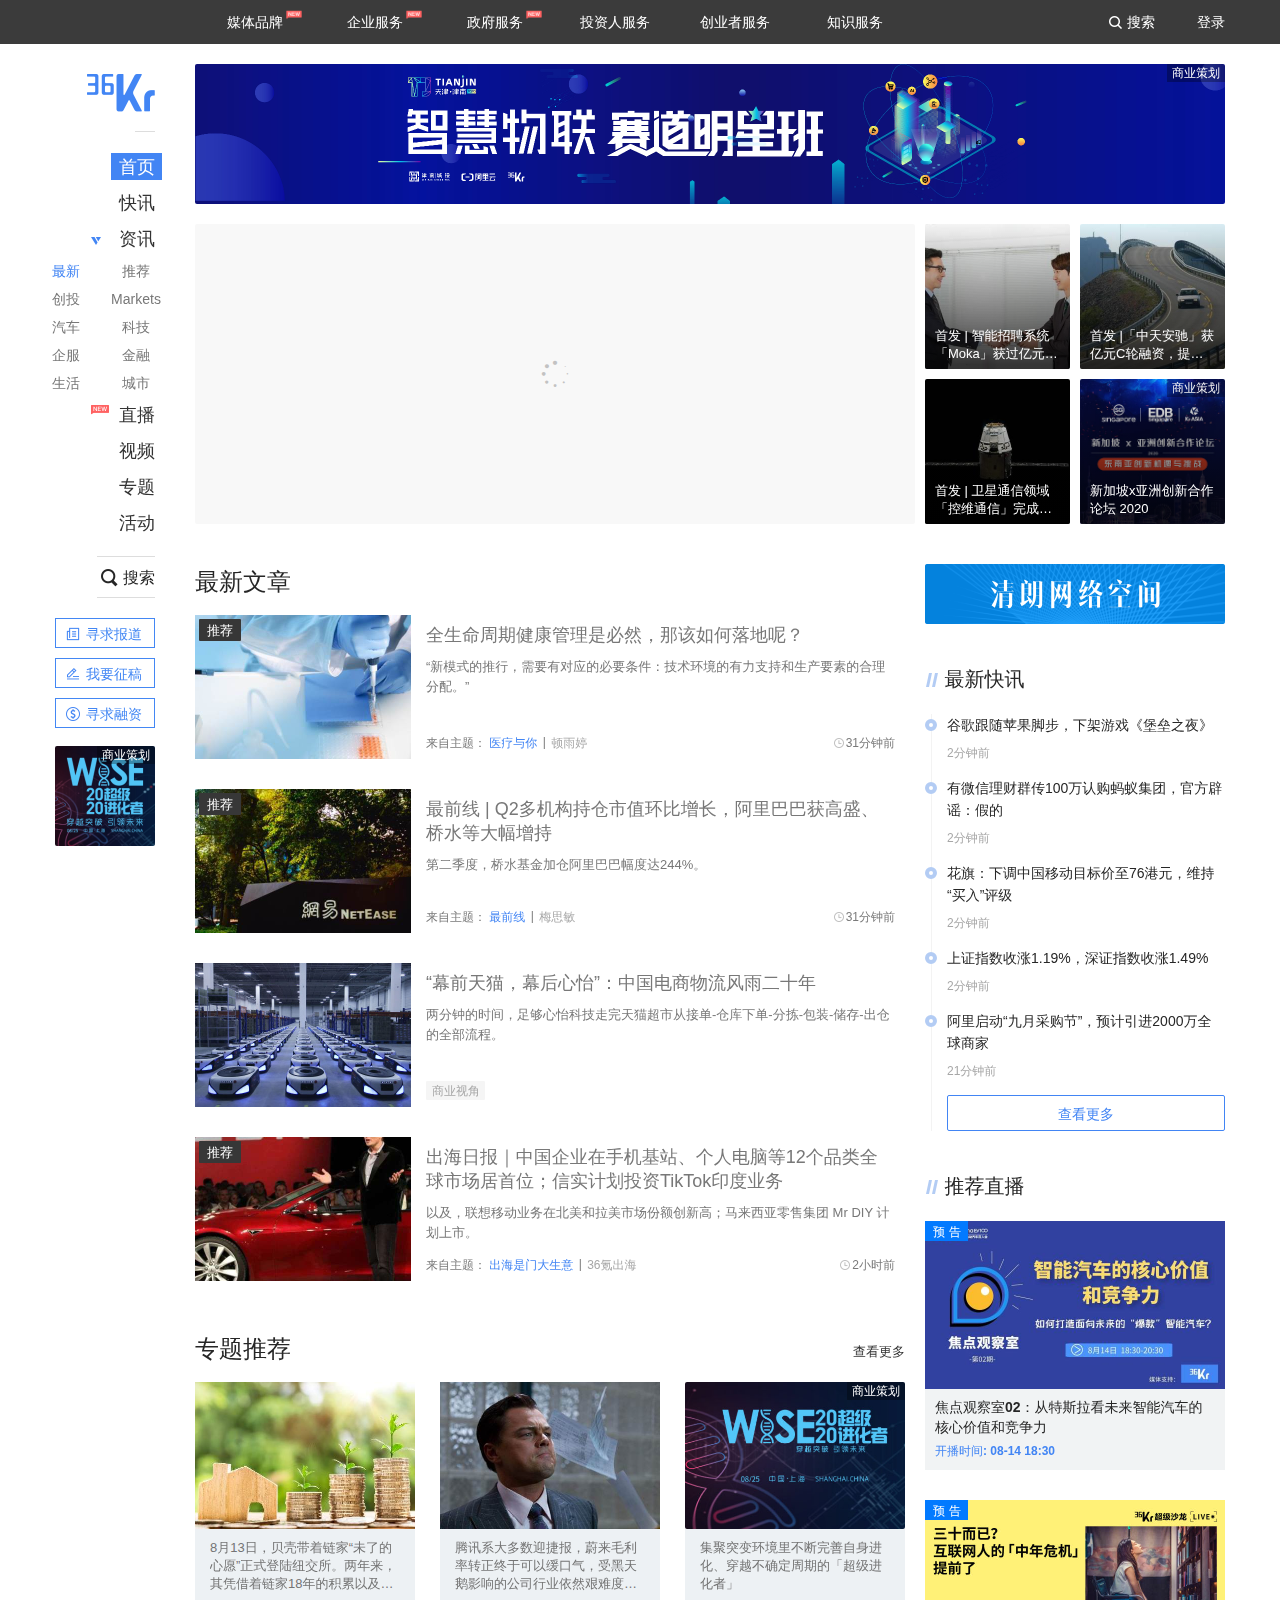
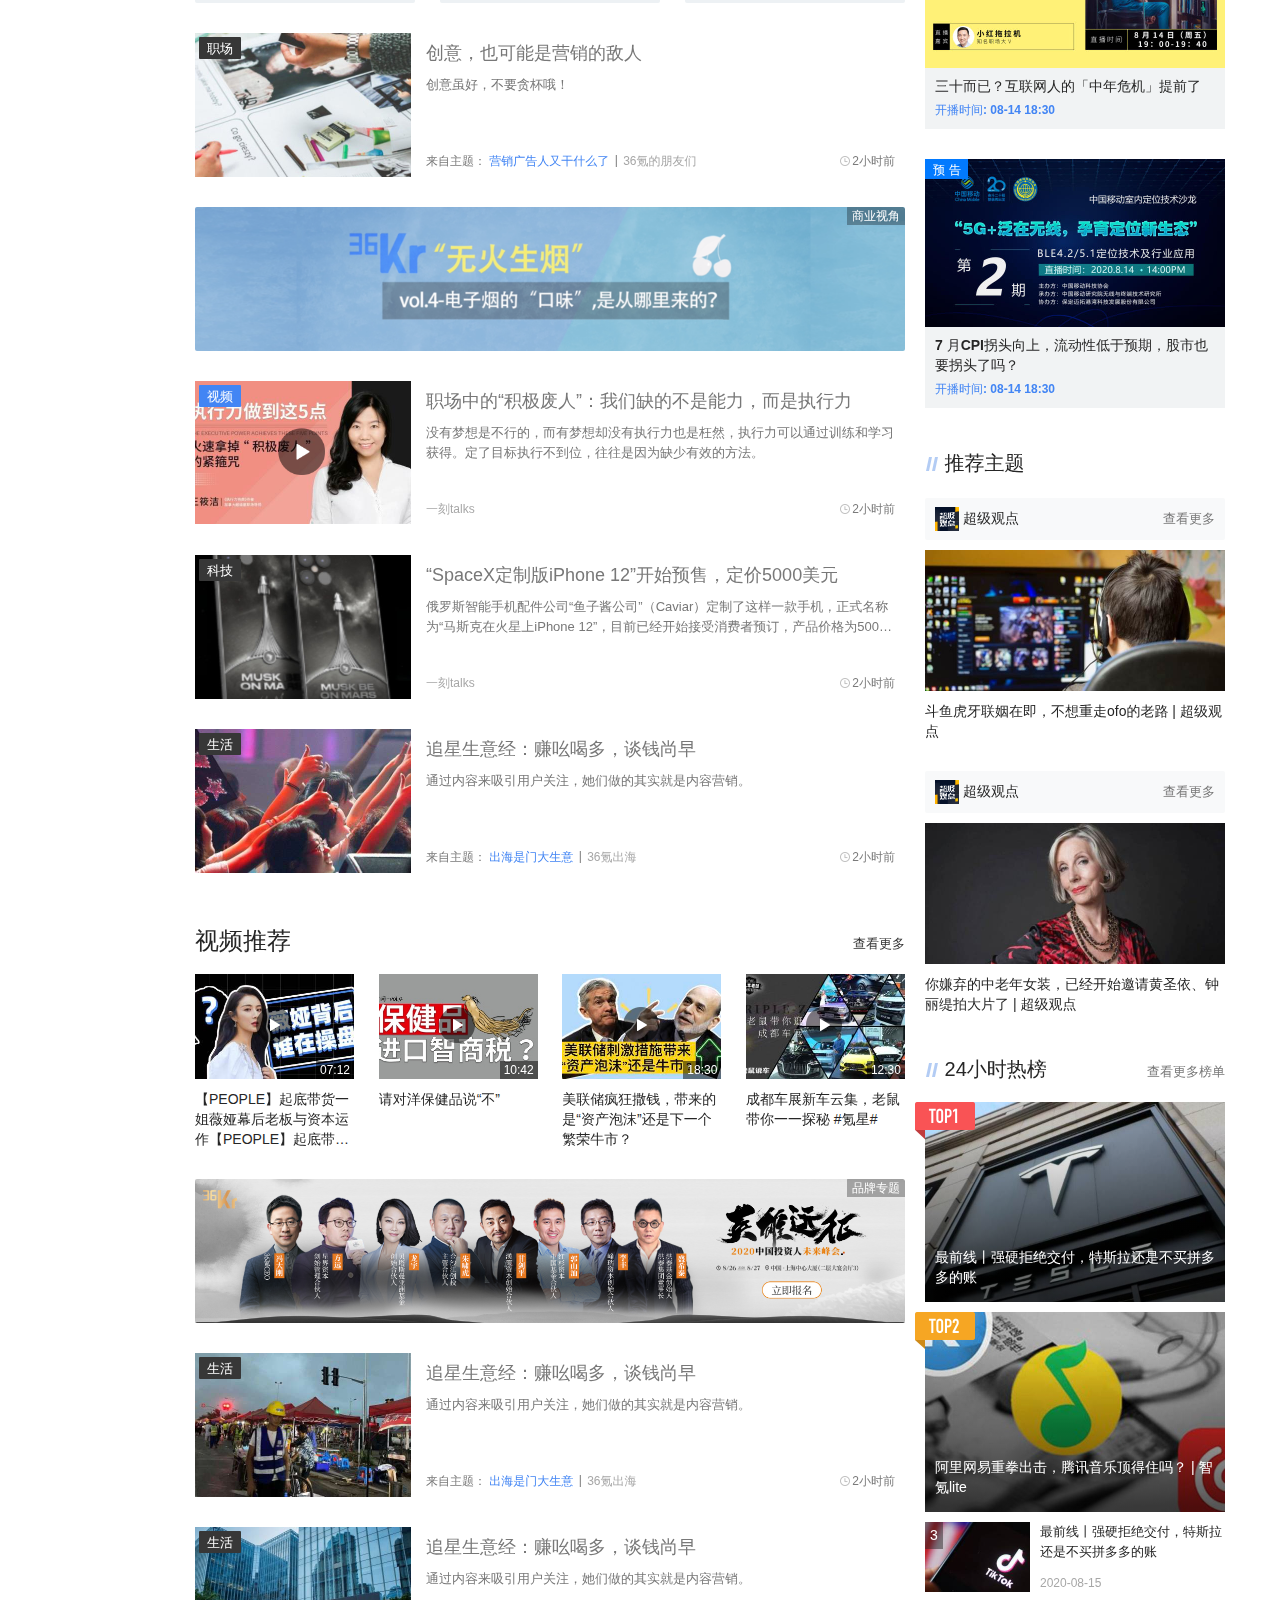
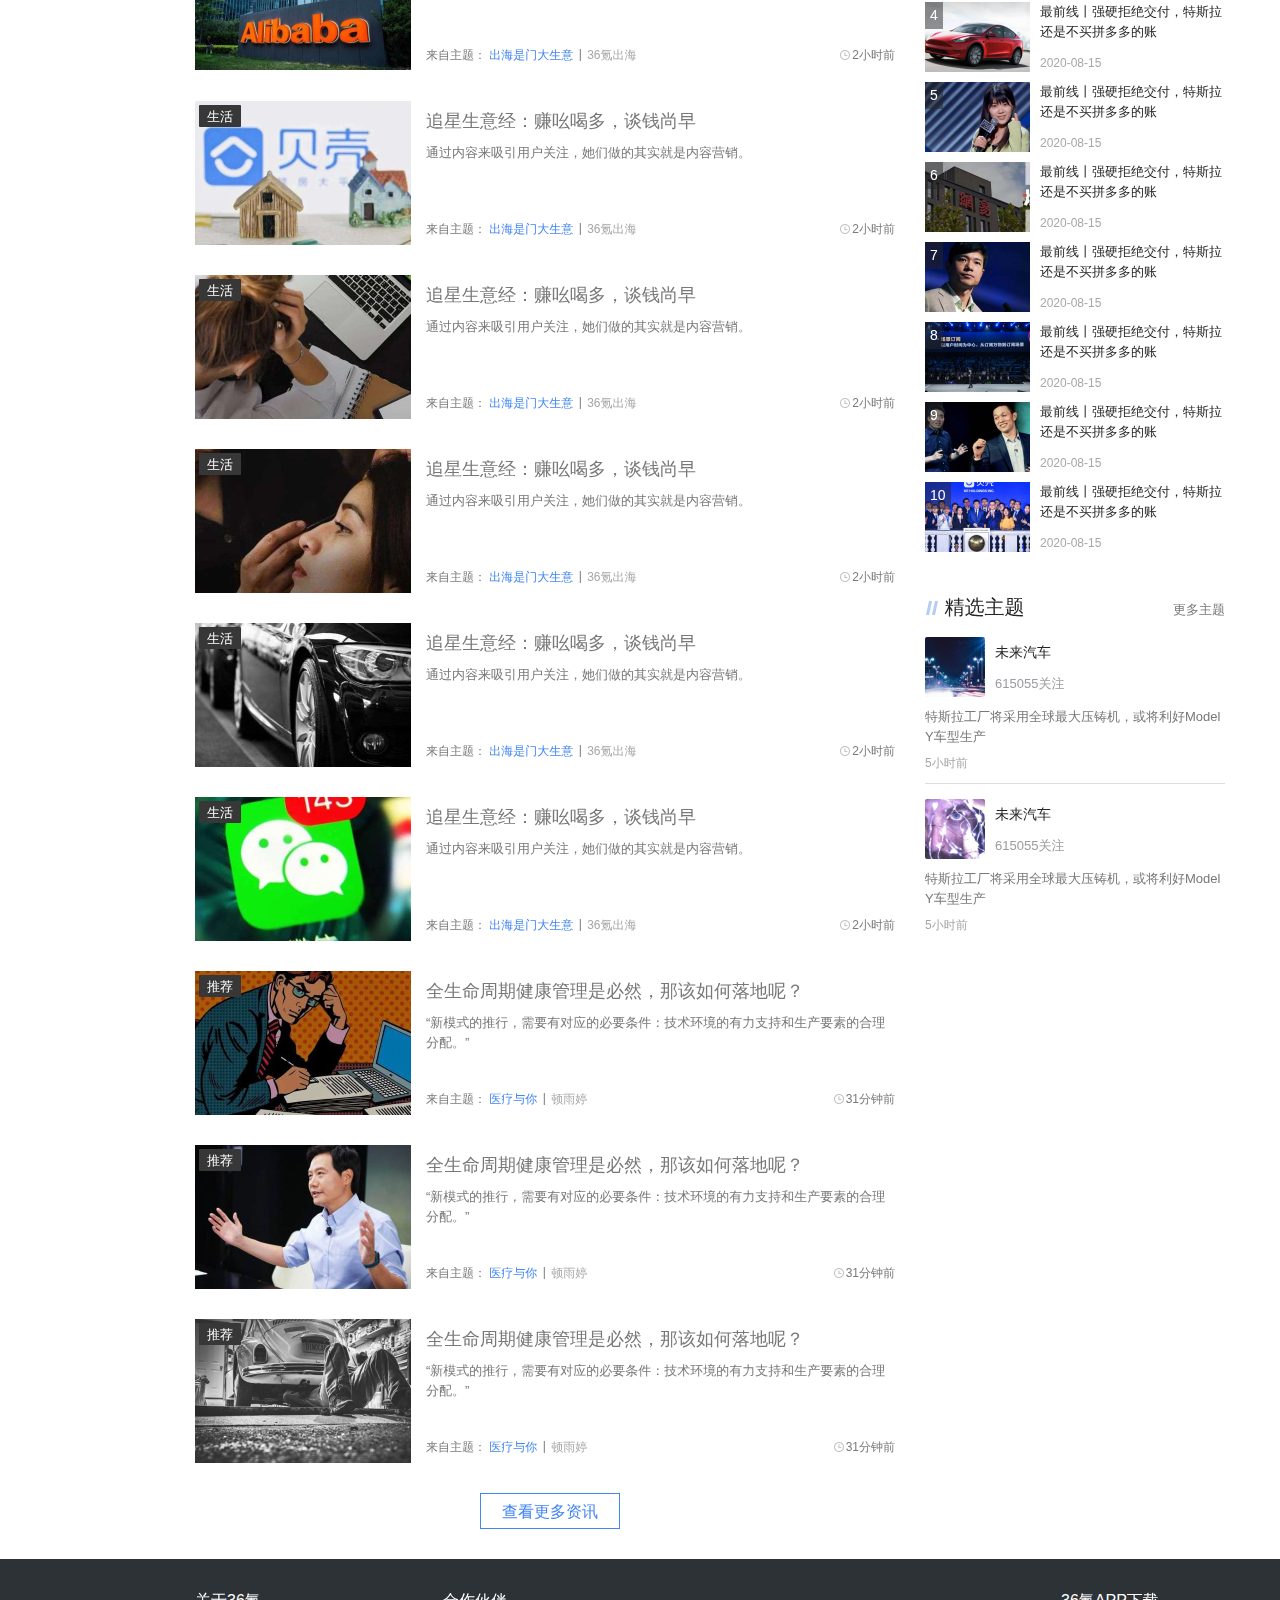
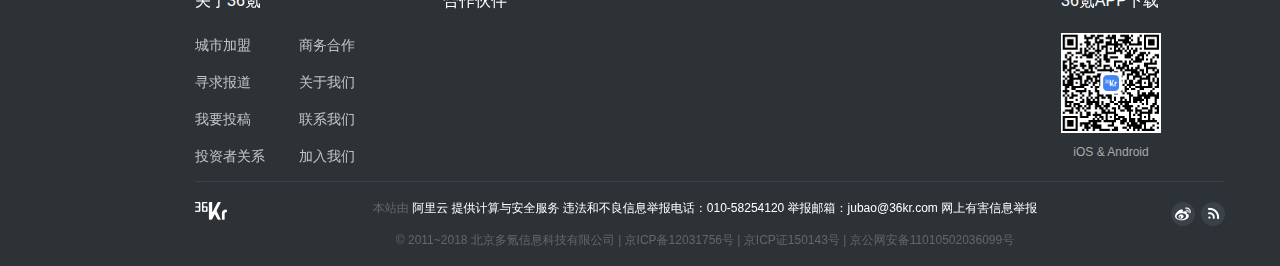
<file: bigevent-custom-static/index.html>
<!DOCTYPE html>
<html lang="en">
<head>
  <meta charset="UTF-8">
  <meta http-equiv="X-UA-Compatible" content="ie=edge">
  <title>36氪_让一部分人先看到未来</title>
  <link rel="shortcut icon" href="./favicon.ico">
  <link rel="stylesheet" href="./css/normalize.css">
  <link rel="stylesheet" href="./assets/layui/css/layui.css">
  <link rel="stylesheet" href="./css/index.css">
</head>
<body>
  <div class="viewport">
    <!-- 头部 -->
    <div class="kr_header">
      <div class="kr_header_inner">
        <!-- 导航 -->
        <ul class="navs">
          <li class="is_new">
            <span class="label">媒体品牌</span>
            <ul class="list">
              <li>
                <a href="./list.html" class="reddot">未来汽车日报</a>
              </li>
              <li>
                <a href="./list.html">零售老板内参</a>
              </li>
              <li>
                <a href="./list.html">未来地产</a>
              </li>
              <li>
                <a href="./list.html">KrASIA</a>
              </li>
              <li>
                <a href="./list.html">Tech星球</a>
              </li>
              <li>
                <a href="./list.html">超人测评</a>
              </li>
            </ul>
          </li>
          <li class="is_new">
            <span class="label">企业服务</span>
            <ul class="list">
              <li>
                <a href="./list.html" class="reddot">企服严选</a>
              </li>
              <li>
                <a href="./list.html">EClub企业项目库</a>
              </li>
              <li>
                <a href="./list.html">36Kr研究院</a>
              </li>
              <li>
                <a href="./list.html" class="reddot">Kr8创新平台</a>
              </li>
              <li>
                <a href="./list.html">36Kr创新咨询</a>
              </li>
              <li>
                <a href="./list.html">氪榜</a>
              </li>
            </ul>
          </li>
          <li class="is_new">
            <span class="label">政府服务</span>
            <ul class="list">
              <li>
                <a href="./list.html" class="reddot">城市之窗</a>
              </li>
              <li>
                <a href="./list.html" class="reddot">政企对接</a>
              </li>
            </ul>
          </li>
          <li>
            <span class="label">投资人服务</span>
            <ul class="list">
              <li>
                <a href="./list.html">VClub</a>
              </li>
              <li>
                <a href="./list.html;">VClub投资机构库</a>
              </li>
            </ul>
          </li>
          <li>
            <span class="label">创业者服务</span>
            <ul class="list">
              <li>
                <a href="./list.html">寻求报道</a>
              </li>
              <li>
                <a href="./list.html">寻求融资</a>
              </li>
              <li>
                <a href="./list.html">36氪Pro</a>
              </li>
            </ul>
          </li>
          <li>
            <span class="label">知识服务</span>
            <ul class="list">
              <li>
                <a href="./list.html">开氪</a>
              </li>
            </ul>
          </li>
        </ul>
        <!-- 其它 -->
        <div class="extra">
          <a href="javascript:;" class="search_btn">搜索</a>
          <a href="javascript:;">登录</a>
        </div>
      </div>
    </div>
    <!-- 公共布局 -->
    <div class="kr_layout clearfix">
      <!-- 左侧菜单 -->
      <div class="kr_menu">
        <!-- Logo -->
        <h1 class="logo sprites"><a href="./index.html">36Kr</a></h1>
        <!-- 菜单栏 -->
        <ul class="menus">
          <li><a class="active" href="./index.html">首页</a></li>
          <li><a href="./list.html">快讯</a></li>
          <li class="collapsed">
            <i class="sprites triangle"></i>
            <a href="./list.html">资讯</a>
            <ul class="sub_menus">
              <li>
                <a href="./list.html" class="active">最新</a>
                <a href="./list.html">创投</a>
                <a href="./list.html">汽车</a>
                <a href="./list.html">企服</a>
                <a href="./list.html">生活</a>
              </li>
              <li>
                <a href="./list.html">推荐</a>
                <a href="./list.html">Markets</a>
                <a href="./list.html">科技</a>
                <a href="./list.html">金融</a>
                <a href="./list.html">城市</a>
              </li>
            </ul>
          </li>
          <li><a href="./list.html" class="is_new">直播</a></li>
          <li><a href="./list.html">视频</a></li>
          <li><a href="./list.html">专题</a></li>
          <li><a href="./list.html">活动</a></li>
        </ul>
        <!-- 搜索框 -->
        <a href="javascript:;" class="search_btn">搜索</a>
        <!-- 其它 -->
        <ul class="extra">
          <li>
            <a href="javascript:;" class="sprites report">寻求报道</a>
          </li>
          <li>
            <a href="javascript:;" class="sprites contribution">我要征稿</a>
          </li>
          <li>
            <a href="javascript:;" class="sprites finance">寻求融资</a>
          </li>
        </ul>
        <!-- 广告 -->
        <div class="ad">
          <a href="javascript:;">
            <img src="./uploads/ad_1.png" alt="">
            <span>商业策划</span>
          </a>
        </div>
      </div>
      <!-- 广告位 -->
      <div class="ad-placeholder">
        <div class="ad">
          <a href="javascript:;">
            <img src="./uploads/ad_2.png" alt="">
          </a>
          <span>商业策划</span>
        </div>
      </div>
      <!-- 焦点图 -->
      <div class="kr_banner">
        <div class="slides layui-carousel" lay-filter="kr_carousel" id="kr_carousel">
          <ul carousel-item>
            <!-- <li class="img-effect">
              <a href="javascript:;">
                <img src="./uploads/banner_1.png" alt="">
              </a>
            </li>
            <li class="img-effect">
              <a href="javascript:;">
                <img src="./uploads/banner_2.png" alt="">
              </a>
            </li>
            <li class="img-effect">
              <a href="javascript:;">
                <img src="./uploads/banner_3.png" alt="">
              </a>
            </li>
            <li class="img-effect">
              <a href="javascript:;">
                <img src="./uploads/banner_4.png" alt="">
              </a>
            </li>
            <li class="ad">
              <a href="javascript:;">
                <img src="./uploads/banner_5.png" alt="">
              </a>
              <span>商业策划</span>
            </li>
            <li class="img-effect">
              <a href="javascript:;">
                <img src="./uploads/banner_6.png" alt="">
              </a>
            </li> -->
          </ul>
        </div>
        <!-- 其它 -->
        <ul class="extra">
          <li class="img-effect">
            <a href="./detail.html">
              <img src="./uploads/picture_1.jpg" alt="">
            </a>
            <p class="label text_overflow">首发 | 智能招聘系统「Moka」获过亿元 B+ 轮融资</p>
          </li>
          <li class="img-effect">
            <a href="./detail.html">
              <img src="./uploads/picture_2.jpg" alt="">
            </a>
            <p class="label text_overflow">首发 |「中天安驰」获亿元C轮融资，提供交通出行AIoT方案</p>
          </li>
          <li class="img-effect">
            <a href="./detail.html">
              <img src="./uploads/picture_3.jpg" alt="">
            </a>
            <p class="label text_overflow">首发 | 卫星通信领域「控维通信」完成数千万A轮融资</p>
          </li>
          <li class="ad">
            <a href="./detail.html">
              <img src="./uploads/picture_4.jpg" alt="">
            </a>
            <span>商业策划</span>
            <p class="label text_overflow">新加坡x亚洲创新合作论坛 2020</p>
          </li>
        </ul>
      </div>
      <!-- 右侧边栏 -->
      <div class="kr_aside">
        <a href="javascript:;">
          <img src="./images/purify.png" alt="">
        </a>
        <!-- 最新快讯 -->
        <div class="kr_widget">
          <h4 class="kr_widget_header">
            <i class="sprites line"></i> 最新快讯
          </h4>
          <ul class="timeline">
            <li>
              <a href="./detail.html" class="text_overflow">谷歌跟随苹果脚步，下架游戏《堡垒之夜》</a>
              <span>2分钟前</span>
            </li>
            <li>
              <a href="./detail.html" class="text_overflow">有微信理财群传100万认购蚂蚁集团，官方辟谣：假的</a>
              <span>2分钟前</span>
            </li>
            <li>
              <a href="./detail.html" class="text_overflow">花旗：下调中国移动目标价至76港元，维持“买入”评级</a>
              <span>2分钟前</span>
            </li>
            <li>
              <a href="./detail.html" class="text_overflow">上证指数收涨1.19%，深证指数收涨1.49%</a>
              <span>2分钟前</span>
            </li>
            <li>
              <a href="./detail.html" class="text_overflow">阿里启动“九月采购节”，预计引进2000万全球商家</a>
              <span>21分钟前</span>
            </li>
            <li>
              <a href="./list.html" class="more">查看更多</a>
            </li>
          </ul>
        </div>
        <!-- 推荐直播 -->
        <div class="kr_widget">
          <h4 class="kr_widget_header">
            <i class="sprites line"></i> 推荐直播
          </h4>
          <div class="kr_live_card">
            <div class="img-effect">
              <a href="./detail.html">
                <img src="./uploads/live_1.jpg" alt="">
              </a>
              <span class="label">预告</span>
            </div>
            <div class="meta">
              <a href="./detail.html" class="text_overflow">焦点观察室02：从特斯拉看未来智能汽车的核心价值和竞争力</a>
              <p><span>开播时间</span>: 08-14 18:30</p>
            </div>
          </div>
          <div class="kr_live_card">
            <div class="img-effect">
              <a href="./detail.html">
                <img src="./uploads/live_2.jpg" alt="">
              </a>
              <span class="label">预告</span>
            </div>
            <div class="meta">
              <a href="./detail.html" class="text_overflow">三十而已？互联网人的「中年危机」提前了</a>
              <p><span>开播时间</span>: 08-14 18:30</p>
            </div>
          </div>
          <div class="kr_live_card">
            <div class="img-effect">
              <a href="./detail.html">
                <img src="./uploads/live_3.jpg" alt="">
              </a>
              <span class="label">预告</span>
            </div>
            <div class="meta">
              <a href="./detail.html" class="text_overflow">7 月CPI拐头向上，流动性低于预期，股市也要拐头了吗？</a>
              <p><span>开播时间</span>: 08-14 18:30</p>
            </div>
          </div>
        </div>
        <!-- 推荐主题 -->
        <div class="kr_widget">
          <h4 class="kr_widget_header">
            <i class="sprites line"></i> 推荐主题
          </h4>
          <div class="kr_topic_card">
            <div class="header">
              <img src="./uploads/avatar_1.png" alt="">
              <span>超级观点</span>
              <a href="./list.html" class="more">查看更多</a>
            </div>
            <div class="img-effect">
              <img src="./uploads/topic_1.jpg" alt="">
            </div>
            <a href="./detail.html" class="link text_overflow">斗鱼虎牙联姻在即，不想重走ofo的老路 | 超级观点</a>
          </div>
          <div class="kr_topic_card">
            <div class="header">
              <img src="./uploads/avatar_1.png" alt="">
              <span>超级观点</span>
              <a href="./list.html" class="more">查看更多</a>
            </div>
            <div class="img-effect">
              <img src="./uploads/topic_2.jpg" alt="">
            </div>
            <a href="./detail.html" class="link text_overflow">你嫌弃的中老年女装，已经开始邀请黄圣依、钟丽缇拍大片了 | 超级观点</a>
          </div>
        </div>
        <!-- 24小时热榜 -->
        <div class="kr_widget">
          <h4 class="kr_widget_header">
            <i class="sprites line"></i> 24小时热榜
            <a href="./list.html">查看更多榜单</a>
          </h4>
          <div class="kr_hot_card" data-index="1">
            <a href="./detail.html">
              <div class="img-effect">
                <img src="./uploads/hot_1.jpg" alt="">
              </div>
              <span class="text_overflow">最前线丨强硬拒绝交付，特斯拉还是不买拼多多的账</span>
            </a>
          </div>
          <div class="kr_hot_card" data-index="2">
            <a href="./detail.html">
              <div class="img-effect">
                <img src="./uploads/hot_2.jpg" alt="">
              </div>
              <span class="text_overflow">阿里网易重拳出击，腾讯音乐顶得住吗？ | 智氪lite</span>
            </a>
          </div>
          <div class="kr_hot_card" data-index="3">
            <a href="./detail.html">
              <div class="img-effect">
                <img src="./uploads/hot_3.jpg" alt="">
              </div>
              <span class="text_overflow">最前线丨强硬拒绝交付，特斯拉还是不买拼多多的账</span>
              <i>2020-08-15</i>
            </a>
          </div>
          <div class="kr_hot_card" data-index="4">
            <a href="./detail.html">
              <div class="img-effect">
                <img src="./uploads/hot_4.jpg" alt="">
              </div>
              <span class="text_overflow">最前线丨强硬拒绝交付，特斯拉还是不买拼多多的账</span>
              <i>2020-08-15</i>
            </a>
          </div>
          <div class="kr_hot_card" data-index="5">
            <a href="./detail.html">
              <div class="img-effect">
                <img src="./uploads/hot_5.jpg" alt="">
              </div>
              <span class="text_overflow">最前线丨强硬拒绝交付，特斯拉还是不买拼多多的账</span>
              <i>2020-08-15</i>
            </a>
          </div>
          <div class="kr_hot_card" data-index="6">
            <a href="./detail.html">
              <div class="img-effect">
                <img src="./uploads/hot_6.jpg" alt="">
              </div>
              <span class="text_overflow">最前线丨强硬拒绝交付，特斯拉还是不买拼多多的账</span>
              <i>2020-08-15</i>
            </a>
          </div>
          <div class="kr_hot_card" data-index="7">
            <a href="./detail.html">
              <div class="img-effect">
                <img src="./uploads/hot_7.jpg" alt="">
              </div>
              <span class="text_overflow">最前线丨强硬拒绝交付，特斯拉还是不买拼多多的账</span>
              <i>2020-08-15</i>
            </a>
          </div>
          <div class="kr_hot_card" data-index="8">
            <a href="./detail.html">
              <div class="img-effect">
                <img src="./uploads/hot_8.jpg" alt="">
              </div>
              <span class="text_overflow">最前线丨强硬拒绝交付，特斯拉还是不买拼多多的账</span>
              <i>2020-08-15</i>
            </a>
          </div>
          <div class="kr_hot_card" data-index="9">
            <a href="./detail.html">
              <div class="img-effect">
                <img src="./uploads/hot_9.jpg" alt="">
              </div>
              <span class="text_overflow">最前线丨强硬拒绝交付，特斯拉还是不买拼多多的账</span>
              <i>2020-08-15</i>
            </a>
          </div>
          <div class="kr_hot_card" data-index="10">
            <a href="./detail.html">
              <div class="img-effect">
                <img src="./uploads/hot_10.jpg" alt="">
              </div>
              <span class="text_overflow">最前线丨强硬拒绝交付，特斯拉还是不买拼多多的账</span>
              <i>2020-08-15</i>
            </a>
          </div>
        </div>
        <!-- 精选主题 -->
        <div class="kr_widget kr_best">
          <h4 class="kr_widget_header">
            <i class="sprites line"></i> 精选主题
            <a href="./list.html">更多主题</a>
          </h4>
          <div class="kr_best_card">
            <div class="img-effect">
              <img src="./uploads/best_1.jpg" alt="">
            </div>
            <div class="meta">
              <a href="./detail.html">未来汽车</a>
              <span>615055关注</span>
            </div>
            <div class="extra">
              <a href="javascript:;">特斯拉工厂将采用全球最大压铸机，或将利好Model Y车型生产</a>
              <span>5小时前</span>
            </div>
          </div>
          <div class="kr_best_card">
            <div class="img-effect">
              <img src="./uploads/best_2.jpg" alt="">
            </div>
            <div class="meta">
              <a href="javascript:;">未来汽车</a>
              <span>615055关注</span>
            </div>
            <div class="extra">
              <a href="javascript:;">特斯拉工厂将采用全球最大压铸机，或将利好Model Y车型生产</a>
              <span>5小时前</span>
            </div>
          </div>
        </div>
      </div>
      <!-- 主体 -->
      <div class="kr_body">
        <div class="kr_panel">
          <!-- 标题 -->
          <div class="kr_panel_title">
            <h3>最新文章</h3>
          </div>
          <!-- Feeds -->
          <div class="index_feed border-effect">
            <div class="cover img-effect">
              <img src="./uploads/cover_1.jpg" alt="">
              <a href="./list.html" class="label">推荐</a>
            </div>
            <div class="meta">
              <a href="./detail.html" class="title text_overflow">
                全生命周期健康管理是必然，那该如何落地呢？
              </a>
              <a href="./detail.html" class="brief text_overflow">
                “新模式的推行，需要有对应的必要条件：技术环境的有力支持和生产要素的合理分配。”
              </a>
              <div class="extra">
                来自主题：
                <a href="javascript:;" class="topic">医疗与你</a>
                <i class="line">|</i>
                <a href="javascript:;" class="author">顿雨婷</a>
                <span class="time"><i class="sprites clock"></i>31分钟前</span>
              </div>
            </div>
          </div>
          <div class="index_feed border-effect">
            <div class="cover img-effect">
              <img src="./uploads/cover_2.jpg" alt="">
              <a href="./list.html" class="label">推荐</a>
            </div>
            <div class="meta">
              <a href="./detail.html" class="title text_overflow">
                最前线 | Q2多机构持仓市值环比增长，阿里巴巴获高盛、桥水等大幅增持
              </a>
              <a href="./detail.html" class="brief text_overflow">
                第二季度，桥水基金加仓阿里巴巴幅度达244%。
              </a>
              <div class="extra">
                来自主题：
                <a href="javascript:;" class="topic">最前线</a>
                <i class="line">|</i>
                <a href="javascript:;" class="author">梅思敏</a>
                <span class="time"><i class="sprites clock"></i>31分钟前</span>
              </div>
            </div>
          </div>
          <div class="index_feed border-effect">
            <div class="cover img-effect">
              <img src="./uploads/cover_3.jpg" alt="">
            </div>
            <div class="meta">
              <a href="./detail.html" class="title text_overflow">
                “幕前天猫，幕后心怡”：中国电商物流风雨二十年
              </a>
              <p class="brief text_overflow">​
                两分钟的时间，足够心怡科技走完天猫超市从接单-仓库下单-分拣-包装-储存-出仓的全部流程。
              </p>
              <div class="extra">
                <span class="label">商业视角</span>
              </div>
            </div>
          </div>
          <div class="index_feed border-effect">
            <div class="cover img-effect">
              <img src="./uploads/cover_4.jpg" alt="">
              <a href="./list.html" class="label">推荐</a>
            </div>
            <div class="meta">
              <a href="./detail.html" class="title text_overflow">
                出海日报｜中国企业在手机基站、个人电脑等12个品类全球市场居首位；信实计划投资TikTok印度业务
              </a>
              <a href="./detail.html;" class="brief text_overflow">
                以及，联想移动业务在北美和拉美市场份额创新高；马来西亚零售集团 Mr DIY 计划上市。
              </a>
              <div class="extra">
                来自主题：
                <a href="javascript:;" class="topic">出海是门大生意</a>
                <i class="line">|</i>
                <a href="javascript:;" class="author">36氪出海</a>
                <span class="time"><i class="sprites clock"></i>2小时前</span>
              </div>
            </div>
          </div>
        </div>
        <!-- 专题推荐 -->
        <div class="kr_panel">
          <div class="kr_panel_title">
            <h3>专题推荐</h3>
            <a href="javascript:;" class="more">查看更多</a>
          </div>
          <!-- 专题列表 -->
          <div class="kr_topic">
            <a class="kr_topic_card border-effect">
              <div class="img-effect">
                <img src="./uploads/card_1.jpg" alt="">
              </div>
              <div class="brief">
                <p class="text_overflow">8月13日，贝壳带着链家“未了的心愿”正式登陆纽交所。两年来，其凭借着链家18年的积累以及ACN模式迅速发展，成功跻身行业头部。腾讯押中贝壳，阿里迅速增持易居，意图平衡局势，贝壳上市，其价值究竟几何？股市里，线上卖房还会如此受欢迎吗？</p>
              </div>
            </a>
            <a class="kr_topic_card border-effect">
              <div class="img-effect">
                <img src="./uploads/card_2.jpg" alt="">
              </div>
              <div class="brief">
                <p class="text_overflow">腾讯系大多数迎捷报，蔚来毛利率转正终于可以缓口气，受黑天鹅影响的公司行业依然艰难度日，大公司财报为你持续更新。</p>
              </div>
            </a>
            <a class="kr_topic_card border-effect">
              <div class="ad">
                <img src="./uploads/card_3.jpg" alt="">
                <span>商业策划</span>
              </div>
              <div class="brief">
                <p class="text_overflow">
                  集聚突变环境里不断完善自身进化、穿越不确定周期的「超级进化者」
                </p>
              </div>
            </a>
          </div>
          <div class="index_feed border-effect">
            <div class="cover img-effect">
              <img src="./uploads/cover_5.jpg" alt="">
              <a href="javascript:;" class="label">职场</a>
            </div>
            <div class="meta">
              <a href="javascript:;" class="title text_overflow">
                创意，也可能是营销的敌人
              </a>
              <a href="javascript:;" class="brief text_overflow">创意虽好，不要贪杯哦！</a>
              <div class="extra">
                来自主题：
                <a href="javascript:;" class="topic">营销广告人又干什么了</a>
                <i class="line">|</i>
                <a href="javascript:;" class="author">36氪的朋友们</a>
                <span class="time"><i class="sprites clock"></i>2小时前</span>
              </div>
            </div>
          </div>
          <!-- 广告位 -->
          <div class="ad">
            <img src="./uploads/ad_3.png" alt="">
            <span>商业视角</span>
          </div>
          <div class="index_feed border-effect">
            <div class="cover video img-effect">
              <img src="./uploads/cover_6.jpg" alt="">
              <a href="javascript:;" class="label">视频</a>
              <i class="sprites"></i>
            </div>
            <div class="meta">
                <a href="javascript:;" class="title text_overflow">
                  职场中的“积极废人”：我们缺的不是能力，而是执行力
                </a>
                <p class="brief text_overflow">​
                  没有梦想是不行的，而有梦想却没有执行力也是枉然，执行力可以通过训练和学习获得。定了目标执行不到位，往往是因为缺少有效的方法。
                </p>
              <div class="extra">
                <a href="javascript:;" class="author">一刻talks</a>
                <span class="time"><i class="sprites clock"></i>2小时前</span>
              </div>
            </div>
          </div>
          <div class="index_feed border-effect">
            <div class="cover img-effect">
              <img src="./uploads/cover_7.jpg" alt="">
              <a href="javascript:;" class="label">科技</a>
              <i class="sprites"></i>
            </div>
            <div class="meta">
              <a href="javascript:;" class="title text_overflow">
                “SpaceX定制版iPhone 12”开始预售，定价5000美元
              </a>
              <a href="javascript:;" class="brief text_overflow">俄罗斯智能手机配件公司“鱼子酱公司”（Caviar）定制了这样一款手机，正式名称为“马斯克在火星上iPhone 12”，目前已经开始接受消费者预订，产品价格为5000美元。</a>
              <div class="extra">
                <a href="javascript:;" class="author">一刻talks</a>
                <span class="time"><i class="sprites clock"></i>2小时前</span>
              </div>
            </div>
          </div>
          <div class="index_feed border-effect">
            <div class="cover img-effect">
              <img src="./uploads/cover_8.jpg" alt="">
              <a href="javascript:;" class="label">生活</a>
              <i class="sprites"></i>
            </div>
            <div class="meta">
              <a href="javascript:;" class="title text_overflow">
                追星生意经：赚吆喝多，谈钱尚早
              </a>
              <a href="javascript:;" class="brief text_overflow">通过内容来吸引用户关注，她们做的其实就是内容营销。</a>
              <div class="extra">
                来自主题：
                <a href="javascript:;" class="topic">出海是门大生意</a>
                <i class="line">|</i>
                <a href="javascript:;" class="author">36氪出海</a>
                <span class="time"><i class="sprites clock"></i>2小时前</span>
              </div>
            </div>
          </div>
        </div>
        <!-- 视频推荐 -->
        <div class="kr_panel">
          <div class="kr_panel_title">
            <h3>视频推荐</h3>
            <a href="javascript:;" class="more">查看更多</a>
          </div>
          <!-- 视频列表 -->
          <div class="kr_video">
            <a href="javascript:;" class="kr_video_card border-effect">
              <div class="img-effect video">
                <img src="./uploads/video_1.jpg" alt="">
                <i class="sprites"></i>
                <i class="time">07:12</i>
              </div>
              <div class="brief">
                <p class="text_overflow">【PEOPLE】起底带货一姐薇娅幕后老板与资本运作【PEOPLE】起底带货一姐薇娅幕后老板与资本运作【PEOPLE】起底带货一姐薇娅幕后老板与资本运作</p>
              </div>
            </a>
            <a href="javascript:;" class="kr_video_card border-effect">
              <div class="img-effect video">
                <img src="./uploads/video_2.jpg" alt="">
                <i class="sprites"></i>
                <i class="time">10:42</i>
              </div>
              <div class="brief">
                <p class="text_overflow">请对洋保健品说“不”</p>
              </div>
            </a>
            <a href="javascript:;" class="kr_video_card border-effect">
              <div class="img-effect video">
                <img src="./uploads/video_3.jpg" alt="">
                <i class="sprites"></i>
                <i class="time">18:30</i>
              </div>
              <div class="brief">
                <p class="text_overflow">美联储疯狂撒钱，带来的是“资产泡沫”还是下一个繁荣牛市？</p>
              </div>
            </a>
            <a href="javascript:;" class="kr_video_card border-effect">
              <div class="img-effect video">
                <img src="./uploads/video_4.jpg" alt="">
                <i class="sprites"></i>
                <i class="time">12:30</i>
              </div>
              <div class="brief">
                <p>成都车展新车云集，老鼠带你一一探秘 #氪星#</p>
              </div>
            </a>
          </div>
          <!-- 广告位 -->
          <div class="ad">
            <img src="./uploads/ad_4.png" alt="">
            <span>品牌专题</span>
          </div>
          <div class="index_feed border-effect">
            <div class="cover img-effect">
              <img src="./uploads/cover_9.jpg" alt="">
              <a href="javascript:;" class="label">生活</a>
              <i class="sprites"></i>
            </div>
            <div class="meta">
              <a href="javascript:;" class="title text_overflow">
                追星生意经：赚吆喝多，谈钱尚早
              </a>
              <a href="javascript:;" class="brief text_overflow">通过内容来吸引用户关注，她们做的其实就是内容营销。</a>
              <div class="extra">
                来自主题：
                <a href="javascript:;" class="topic">出海是门大生意</a>
                <i class="line">|</i>
                <a href="javascript:;" class="author">36氪出海</a>
                <span class="time"><i class="sprites clock"></i>2小时前</span>
              </div>
            </div>
          </div>
          <div class="index_feed border-effect">
            <div class="cover img-effect">
              <img src="./uploads/cover_10.jpg" alt="">
              <a href="javascript:;" class="label">生活</a>
              <i class="sprites"></i>
            </div>
            <div class="meta">
              <a href="javascript:;" class="title text_overflow">
                追星生意经：赚吆喝多，谈钱尚早
              </a>
              <a href="javascript:;" class="brief text_overflow">通过内容来吸引用户关注，她们做的其实就是内容营销。</a>
              <div class="extra">
                来自主题：
                <a href="javascript:;" class="topic">出海是门大生意</a>
                <i class="line">|</i>
                <a href="javascript:;" class="author">36氪出海</a>
                <span class="time"><i class="sprites clock"></i>2小时前</span>
              </div>
            </div>
          </div>
          <div class="index_feed border-effect">
            <div class="cover img-effect">
              <img src="./uploads/cover_11.jpg" alt="">
              <a href="javascript:;" class="label">生活</a>
              <i class="sprites"></i>
            </div>
            <div class="meta">
              <a href="javascript:;" class="title text_overflow">
                追星生意经：赚吆喝多，谈钱尚早
              </a>
              <a href="javascript:;" class="brief text_overflow">通过内容来吸引用户关注，她们做的其实就是内容营销。</a>
              <div class="extra">
                来自主题：
                <a href="javascript:;" class="topic">出海是门大生意</a>
                <i class="line">|</i>
                <a href="javascript:;" class="author">36氪出海</a>
                <span class="time"><i class="sprites clock"></i>2小时前</span>
              </div>
            </div>
          </div>
          <div class="index_feed border-effect">
            <div class="cover img-effect">
              <img src="./uploads/cover_12.jpg" alt="">
              <a href="javascript:;" class="label">生活</a>
              <i class="sprites"></i>
            </div>
            <div class="meta">
              <a href="javascript:;" class="title text_overflow">
                追星生意经：赚吆喝多，谈钱尚早
              </a>
              <a href="javascript:;" class="brief text_overflow">通过内容来吸引用户关注，她们做的其实就是内容营销。</a>
              <div class="extra">
                来自主题：
                <a href="javascript:;" class="topic">出海是门大生意</a>
                <i class="line">|</i>
                <a href="javascript:;" class="author">36氪出海</a>
                <span class="time"><i class="sprites clock"></i>2小时前</span>
              </div>
            </div>
          </div>
          <div class="index_feed border-effect">
            <div class="cover img-effect">
              <img src="./uploads/cover_13.jpg" alt="">
              <a href="javascript:;" class="label">生活</a>
              <i class="sprites"></i>
            </div>
            <div class="meta">
              <a href="javascript:;" class="title text_overflow">
                追星生意经：赚吆喝多，谈钱尚早
              </a>
              <a href="javascript:;" class="brief text_overflow">通过内容来吸引用户关注，她们做的其实就是内容营销。</a>
              <div class="extra">
                来自主题：
                <a href="javascript:;" class="topic">出海是门大生意</a>
                <i class="line">|</i>
                <a href="javascript:;" class="author">36氪出海</a>
                <span class="time"><i class="sprites clock"></i>2小时前</span>
              </div>
            </div>
          </div>
          <div class="index_feed border-effect">
            <div class="cover img-effect">
              <img src="./uploads/cover_14.jpg" alt="">
              <a href="javascript:;" class="label">生活</a>
              <i class="sprites"></i>
            </div>
            <div class="meta">
              <a href="javascript:;" class="title text_overflow">
                追星生意经：赚吆喝多，谈钱尚早
              </a>
              <a href="javascript:;" class="brief text_overflow">通过内容来吸引用户关注，她们做的其实就是内容营销。</a>
              <div class="extra">
                来自主题：
                <a href="javascript:;" class="topic">出海是门大生意</a>
                <i class="line">|</i>
                <a href="javascript:;" class="author">36氪出海</a>
                <span class="time"><i class="sprites clock"></i>2小时前</span>
              </div>
            </div>
          </div>
          <div class="index_feed border-effect">
            <div class="cover img-effect">
              <img src="./uploads/cover_15.jpg" alt="">
              <a href="javascript:;" class="label">生活</a>
              <i class="sprites"></i>
            </div>
            <div class="meta">
              <a href="javascript:;" class="title text_overflow">
                追星生意经：赚吆喝多，谈钱尚早
              </a>
              <a href="javascript:;" class="brief text_overflow">通过内容来吸引用户关注，她们做的其实就是内容营销。</a>
              <div class="extra">
                来自主题：
                <a href="javascript:;" class="topic">出海是门大生意</a>
                <i class="line">|</i>
                <a href="javascript:;" class="author">36氪出海</a>
                <span class="time"><i class="sprites clock"></i>2小时前</span>
              </div>
            </div>
          </div>
          <div class="index_feed border-effect">
            <div class="cover img-effect">
              <img src="./uploads/cover_16.jpg" alt="">
              <a href="javascript:;" class="label">推荐</a>
            </div>
            <div class="meta">
              <a href="javascript:;" class="title text_overflow">
                全生命周期健康管理是必然，那该如何落地呢？
              </a>
              <a href="javascript:;" class="brief text_overflow">
                “新模式的推行，需要有对应的必要条件：技术环境的有力支持和生产要素的合理分配。”
              </a>
              <div class="extra">
                来自主题：
                <a href="javascript:;" class="topic">医疗与你</a>
                <i class="line">|</i>
                <a href="javascript:;" class="author">顿雨婷</a>
                <span class="time"><i class="sprites clock"></i>31分钟前</span>
              </div>
            </div>
          </div>
          <div class="index_feed border-effect">
            <div class="cover img-effect">
              <img src="./uploads/cover_17.jpg" alt="">
              <a href="javascript:;" class="label">推荐</a>
            </div>
            <div class="meta">
              <a href="javascript:;" class="title text_overflow">
                全生命周期健康管理是必然，那该如何落地呢？
              </a>
              <a href="javascript:;" class="brief text_overflow">
                “新模式的推行，需要有对应的必要条件：技术环境的有力支持和生产要素的合理分配。”
              </a>
              <div class="extra">
                来自主题：
                <a href="javascript:;" class="topic">医疗与你</a>
                <i class="line">|</i>
                <a href="javascript:;" class="author">顿雨婷</a>
                <span class="time"><i class="sprites clock"></i>31分钟前</span>
              </div>
            </div>
          </div>
          <div class="index_feed border-effect">
            <div class="cover img-effect">
              <img src="./uploads/cover_18.jpg" alt="">
              <a href="javascript:;" class="label">推荐</a>
            </div>
            <div class="meta">
              <a href="javascript:;" class="title text_overflow">
                全生命周期健康管理是必然，那该如何落地呢？
              </a>
              <a href="javascript:;" class="brief text_overflow">
                “新模式的推行，需要有对应的必要条件：技术环境的有力支持和生产要素的合理分配。”
              </a>
              <div class="extra">
                来自主题：
                <a href="javascript:;" class="topic">医疗与你</a>
                <i class="line">|</i>
                <a href="javascript:;" class="author">顿雨婷</a>
                <span class="time"><i class="sprites clock"></i>31分钟前</span>
              </div>
            </div>
          </div>
        </div>

        <div class="kr_more">
          <a href="javascript:;">查看更多资讯</a>
        </div>
      </div>
    </div>
    <!-- 底部 -->
    <div class="kr_footer">
      <div class="kr_footer_inner">
        <!-- 推广链接 -->
        <div class="kr_links">
          <dl class="kr_about">
            <dt>关于36氪</dt>
            <dd>
              <a href="javascript:;">城市加盟</a>
            </dd>
            <dd>
              <a href="javascript:;">商务合作</a>
            </dd>
            <dd>
              <a href="javascript:;">寻求报道</a>
            </dd>
            <dd>
              <a href="javascript:;">关于我们</a>
            </dd>
            <dd>
              <a href="javascript:;">我要投稿</a>
            </dd>
            <dd>
              <a href="javascript:;">联系我们</a>
            </dd>
            <dd>
              <a href="javascript:;">投资者关系</a>
            </dd>
            <dd>
              <a href="javascript:;">加入我们</a>
            </dd>
          </dl>
          <dl class="kr_collaborator">
            <dt>合作伙伴</dt>
            <!-- <dd>
              <a href="javascript:;">
                <img src="./uploads/aliyun.png" alt="">
              </a>
            </dd>
            <dd>
              <a href="javascript:;">
                <img src="./uploads/bytey.png" alt="">
              </a>
            </dd>
            <dd>
              <a href="javascript:;">
                <img src="./uploads/upy.png" alt="">
              </a>
            </dd>
            <dd>
              <a href="javascript:;">
                <img src="./uploads/gaodi.png" alt="">
              </a>
            </dd>
            <dd>
              <a href="javascript:;">
                <img src="./uploads/dailyPlanet.png" alt="">
              </a>
            </dd>
            <dd>
              <a href="javascript:;">
                <img src="./uploads/getui.png" alt="">
              </a>
            </dd>
            <dd>
              <a href="javascript:;">
                <img src="./uploads/jz.png" alt="">
              </a>
            </dd>
            <dd>
              <a href="javascript:;">
                <img src="./uploads/kkj.png" alt="">
              </a>
            </dd>
            <dd>
              <a href="javascript:;">
                <img src="./uploads/huanxin.png" alt="">
              </a>
            </dd>
            <dd>
              <a href="javascript:;">
                <img src="./uploads/teambition.png" alt="">
              </a>
            </dd> -->
          </dl>
          <dl class="kr_download">
            <dt>36氪APP下载</dt>
            <dd>
              <img src="./uploads/qrcode.png" alt="">
              <span>iOS & Android</span>
            </dd>
          </dl>
        </div>
        <!-- 版权信息 -->
        <div class="kr_copyright">
          <p>
            <span >本站由</span>
            <a href="javascript:;">阿里云</a>
            提供计算与安全服务 违法和不良信息举报电话：010-58254120 举报邮箱：jubao@36kr.com
            <a href="javascript:;">网上有害信息举报</a>
          </p>
          <p>
            © 2011~2018 北京多氪信息科技有限公司 | 
            <a href="javascript:;">京ICP备12031756号</a> |
            <a href="javascript:;">京ICP证150143号</a> |
            <a href="javascript:;">京公网安备11010502036099号</a>
          </p>
          <!-- 图标 -->
          <i class="sprites logo"></i>
          <i class="sprites weibo"></i>
          <i class="sprites rss"></i>
        </div>
      </div>
    </div>
  </div>
  <script src="./assets/jquery/jquery-3.5.1.min.js"></script>
  <script src="./assets/layui/layui.js"></script>
  <script src="./js/common.js"></script>
  <script src="./js/index.js"></script>
</body>
</html>
</file>
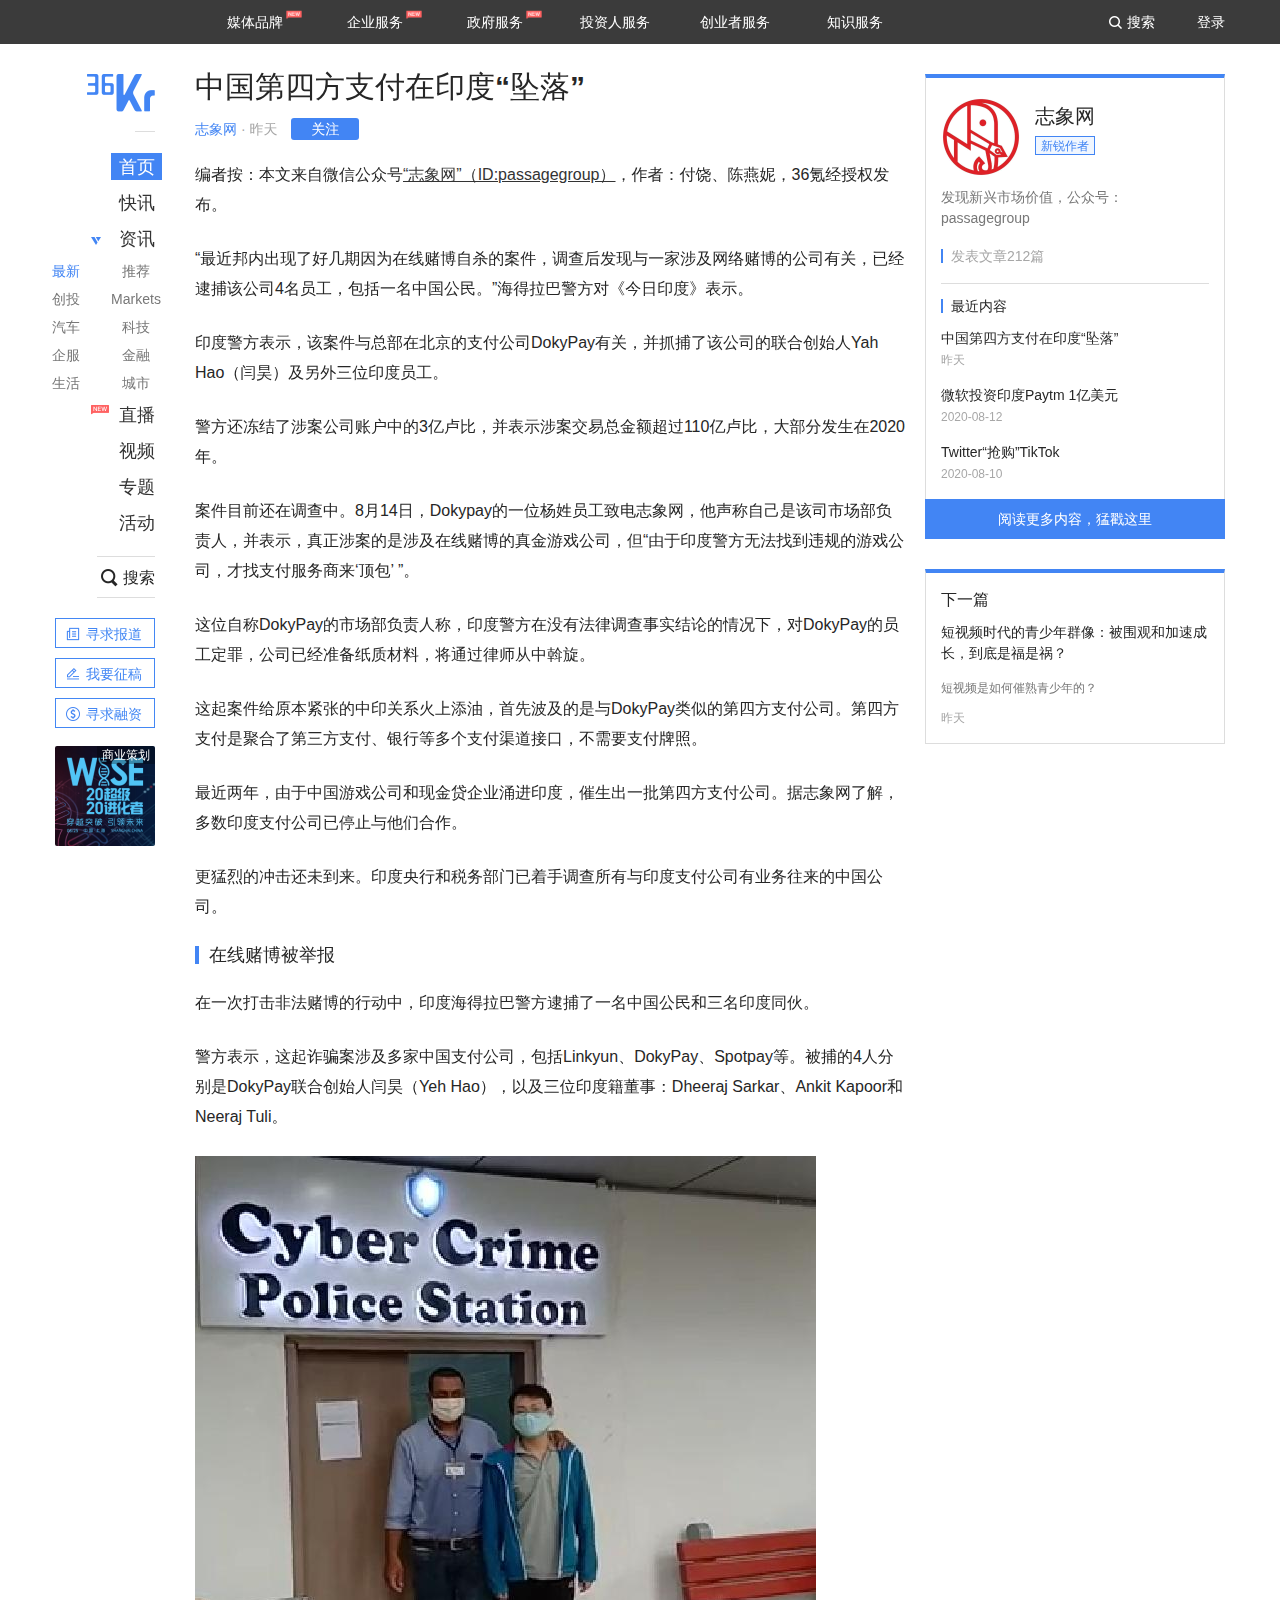
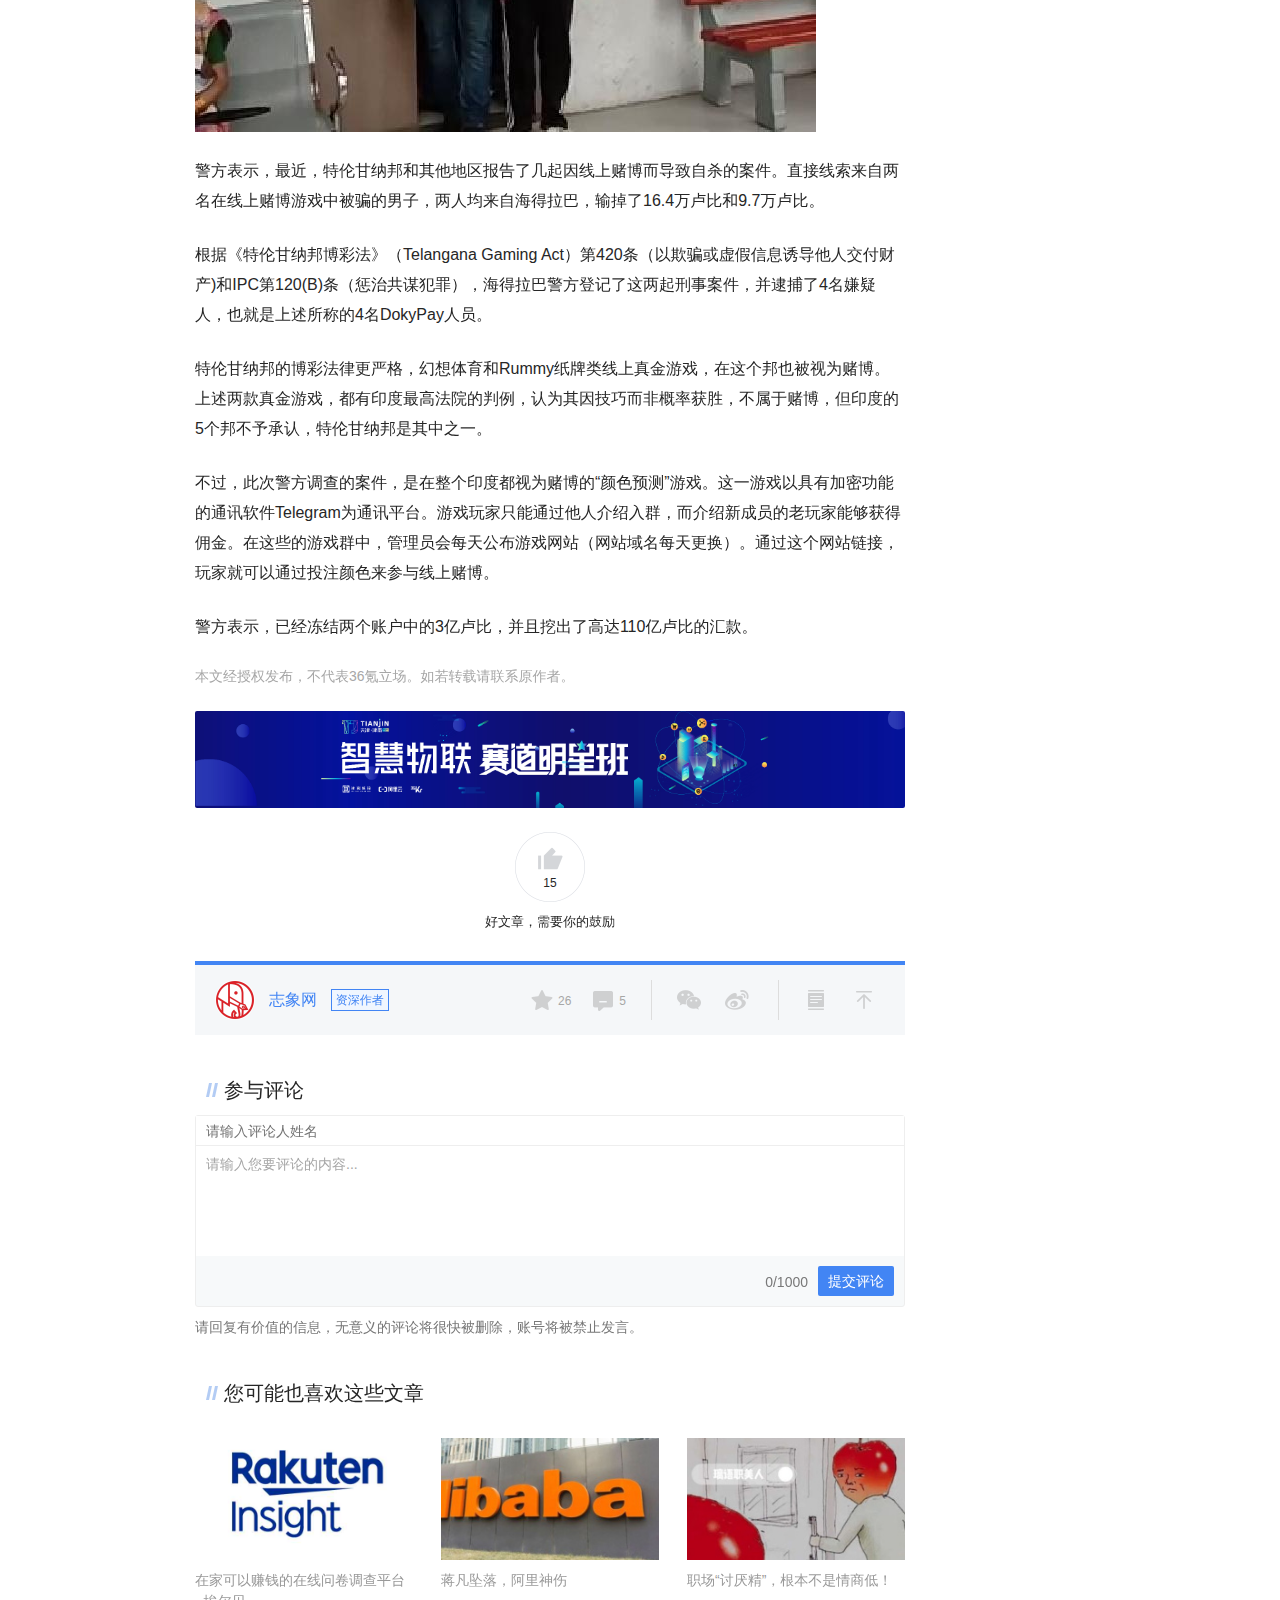
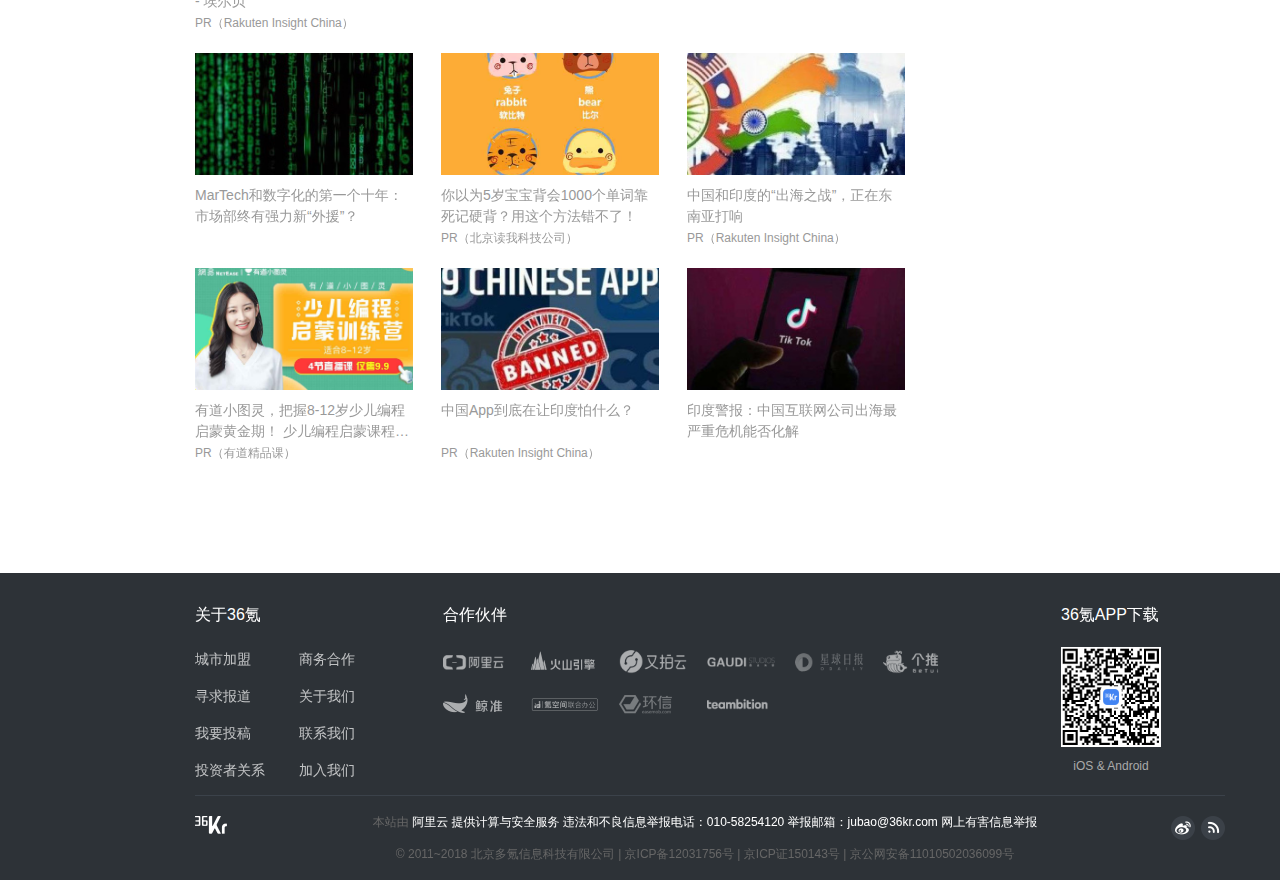
<file: bigevent-custom-static/detail.html>
<!DOCTYPE html>
<html lang="en">
<head>
  <meta charset="UTF-8">
  <meta http-equiv="X-UA-Compatible" content="ie=edge">
  <title>36氪_让一部分人先看到未来</title>
  <link rel="shortcut icon" href="./favicon.ico">
  <link rel="stylesheet" href="./css/normalize.css">
  <link rel="stylesheet" href="./css/detail.css">
</head>
<body>
  <div class="viewport">
    <!-- 头部 -->
    <div class="kr_header">
      <div class="kr_header_inner">
        <!-- 导航 -->
        <ul class="navs">
          <li class="is_new">
            <span class="label">媒体品牌</span>
            <ul class="list">
              <li>
                <a href="javascript:;" class="reddot">未来汽车日报</a>
              </li>
              <li>
                <a href="javascript:;">零售老板内参</a>
              </li>
              <li>
                <a href="javascript:;">未来地产</a>
              </li>
              <li>
                <a href="javascript:;">KrASIA</a>
              </li>
              <li>
                <a href="javascript:;">Tech星球</a>
              </li>
              <li>
                <a href="javascript:;">超人测评</a>
              </li>
            </ul>
          </li>
          <li class="is_new">
            <span class="label">企业服务</span>
            <ul class="list">
              <li>
                <a href="javascript:;" class="reddot">企服严选</a>
              </li>
              <li>
                <a href="javascript:;">EClub企业项目库</a>
              </li>
              <li>
                <a href="javascript:;">36Kr研究院</a>
              </li>
              <li>
                <a href="javascript:;" class="reddot">Kr8创新平台</a>
              </li>
              <li>
                <a href="javascript:;">36Kr创新咨询</a>
              </li>
              <li>
                <a href="javascript:;">氪榜</a>
              </li>
            </ul>
          </li>
          <li class="is_new">
            <span class="label">政府服务</span>
            <ul class="list">
              <li>
                <a href="javascript:;" class="reddot">城市之窗</a>
              </li>
              <li>
                <a href="javascript:;" class="reddot">政企对接</a>
              </li>
            </ul>
          </li>
          <li>
            <span class="label">投资人服务</span>
            <ul class="list">
              <li>
                <a href="javascript:;">VClub</a>
              </li>
              <li>
                <a href="javascript:;">VClub投资机构库</a>
              </li>
            </ul>
          </li>
          <li>
            <span class="label">创业者服务</span>
            <ul class="list">
              <li>
                <a href="javascript:;">寻求报道</a>
              </li>
              <li>
                <a href="javascript:;">寻求融资</a>
              </li>
              <li>
                <a href="javascript:;">36氪Pro</a>
              </li>
            </ul>
          </li>
          <li>
            <span class="label">知识服务</span>
            <ul class="list">
              <li>
                <a href="javascript:;">开氪</a>
              </li>
            </ul>
          </li>
        </ul>
        <!-- 其它 -->
        <div class="extra">
          <a href="javascript:;" class="search_btn">搜索</a>
          <a href="javascript:;">登录</a>
        </div>
      </div>
    </div>
    <!-- 公共布局 -->
    <div class="kr_layout clearfix">
      <!-- 左侧菜单 -->
      <div class="kr_menu">
        <!-- Logo -->
        <h1 class="logo sprites"><a href="./index.html">36Kr</a></h1>
        <!-- 菜单栏 -->
        <ul class="menus">
          <li><a class="active" href="javascript:;">首页</a></li>
          <li><a href="javascript:;">快讯</a></li>
          <li class="collapsed">
            <i class="sprites triangle"></i>
            <a href="javascript:;">资讯</a>
            <ul class="sub_menus">
              <li>
                <a href="javascript:;" class="active">最新</a>
                <a href="javascript:;">创投</a>
                <a href="javascript:;">汽车</a>
                <a href="javascript:;">企服</a>
                <a href="javascript:;">生活</a>
              </li>
              <li>
                <a href="javascript:;">推荐</a>
                <a href="javascript:;">Markets</a>
                <a href="javascript:;">科技</a>
                <a href="javascript:;">金融</a>
                <a href="javascript:;">城市</a>
              </li>
            </ul>
          </li>
          <li><a href="javascript:;" class="is_new">直播</a></li>
          <li><a href="javascript:;">视频</a></li>
          <li><a href="javascript:;">专题</a></li>
          <li><a href="javascript:;">活动</a></li>
        </ul>
        <!-- 搜索框 -->
        <a href="javascript:;" class="search_btn">搜索</a>
        <!-- 其它 -->
        <ul class="extra">
          <li>
            <a href="javascript:;" class="sprites report">寻求报道</a>
          </li>
          <li>
            <a href="javascript:;" class="sprites contribution">我要征稿</a>
          </li>
          <li>
            <a href="javascript:;" class="sprites finance">寻求融资</a>
          </li>
        </ul>
        <!-- 广告 -->
        <div class="ad">
          <a href="javascript:;">
            <img src="./uploads/ad_1.png" alt="">
            <span>商业策划</span>
          </a>
        </div>
      </div>
      <!-- 右侧边栏 -->
      <div class="kr_aside">
        <!-- 作者信息 -->
        <div class="kr_news_author">
          <div class="img-wrap">
            <img src="./uploads/avatar_2.jpg" alt="">
          </div>
          <div class="meta">
            <h5><a href="javascript:;">志象网</a></h5>
            <span>新锐作者</span>
            <p>发现新兴市场价值，公众号：passagegroup</p>
          </div>
          <p class="news_count">发表文章212篇</p>
          <dl class="news_latest">
            <dt>最近内容</dt>
            <dd>
              <a href="javascript:;" class="text_overflow">中国第四方支付在印度“坠落”</a>
              <span>昨天</span>
            </dd>
            <dd>
              <a href="javascript:;" class="text_overflow">微软投资印度Paytm 1亿美元</a>
              <span>2020-08-12</span>
            </dd>
            <dd>
              <a href="javascript:;" class="text_overflow">Twitter“抢购”TikTok</a>
              <span>2020-08-10</span>
            </dd>
          </dl>
          <a href="javascript:;" class="more">阅读更多内容，猛戳这里</a>
        </div>
        <!-- 下一篇新闻 -->
        <div class="kr_news_next">
          <p>下一篇</p>
          <a href="javascript:;" class="text_overflow">短视频时代的青少年群像：被围观和加速成长，到底是福是祸？</a>
          <span>短视频是如何催熟青少年的？</span>
          <i>昨天</i>
        </div>
      </div>
      <!-- 主体 -->
      <div class="kr_body">
        <!-- 新联详情 -->
        <div class="kr_news_detail">
          <h2 class="title">中国第四方支付在印度“坠落”</h2>
          <p class="meta">
            <a href="javascript:;" class="author">志象网</a>
            <span> · 昨天</span>
            <a href="javascript:;" class="follow">关注</a>
          </p>
          <div class="detail">
            <p>编者按：本文来自微信公众号<a href="javascript:;">“志象网”（ID:passagegroup）</a>，作者：付饶、陈燕妮，36氪经授权发布。</p>
            <p>“最近邦内出现了好几期因为在线赌博自杀的案件，调查后发现与一家涉及网络赌博的公司有关，已经逮捕该公司4名员工，包括一名中国公民。”海得拉巴警方对《今日印度》表示。</p>
            <p>印度警方表示，该案件与总部在北京的支付公司DokyPay有关，并抓捕了该公司的联合创始人Yah Hao（闫昊）及另外三位印度员工。</p>
            <p>警方还冻结了涉案公司账户中的3亿卢比，并表示涉案交易总金额超过110亿卢比，大部分发生在2020年。</p>
            <p>案件目前还在调查中。8月14日，Dokypay的一位杨姓员工致电志象网，他声称自己是该司市场部负责人，并表示，真正涉案的是涉及在线赌博的真金游戏公司，但“由于印度警方无法找到违规的游戏公司，才找支付服务商来‘顶包’ ”。</p>
            <p>这位自称DokyPay的市场部负责人称，印度警方在没有法律调查事实结论的情况下，对DokyPay的员工定罪，公司已经准备纸质材料，将通过律师从中斡旋。</p>
            <p>这起案件给原本紧张的中印关系火上添油，首先波及的是与DokyPay类似的第四方支付公司。第四方支付是聚合了第三方支付、银行等多个支付渠道接口，不需要支付牌照。</p>
            <p>最近两年，由于中国游戏公司和现金贷企业涌进印度，催生出一批第四方支付公司。据志象网了解，多数印度支付公司已停止与他们合作。</p>
            <p>更猛烈的冲击还未到来。印度央行和税务部门已着手调查所有与印度支付公司有业务往来的中国公司。</p>
            <h3>在线赌博被举报</h3>
            <p>在一次打击非法赌博的行动中，印度海得拉巴警方逮捕了一名中国公民和三名印度同伙。</p>
            <p>警方表示，这起诈骗案涉及多家中国支付公司，包括Linkyun、DokyPay、Spotpay等。被捕的4人分别是DokyPay联合创始人闫昊（Yeh Hao），以及三位印度籍董事：Dheeraj Sarkar、Ankit Kapoor和Neeraj Tuli。</p>
            <img src="./uploads/content_1.png" alt="">
            <p>警方表示，最近，特伦甘纳邦和其他地区报告了几起因线上赌博而导致自杀的案件。直接线索来自两名在线上赌博游戏中被骗的男子，两人均来自海得拉巴，输掉了16.4万卢比和9.7万卢比。</p>
            <p>根据《特伦甘纳邦博彩法》（Telangana Gaming Act）第420条（以欺骗或虚假信息诱导他人交付财产)和IPC第120(B)条（惩治共谋犯罪），海得拉巴警方登记了这两起刑事案件，并逮捕了4名嫌疑人，也就是上述所称的4名DokyPay人员。</p>
            <p>特伦甘纳邦的博彩法律更严格，幻想体育和Rummy纸牌类线上真金游戏，在这个邦也被视为赌博。上述两款真金游戏，都有印度最高法院的判例，认为其因技巧而非概率获胜，不属于赌博，但印度的5个邦不予承认，特伦甘纳邦是其中之一。</p>
            <p>不过，此次警方调查的案件，是在整个印度都视为赌博的“颜色预测”游戏。这一游戏以具有加密功能的通讯软件Telegram为通讯平台。游戏玩家只能通过他人介绍入群，而介绍新成员的老玩家能够获得佣金。在这些的游戏群中，管理员会每天公布游戏网站（网站域名每天更换）。通过这个网站链接，玩家就可以通过投注颜色来参与线上赌博。</p>
            <p>警方表示，已经冻结两个账户中的3亿卢比，并且挖出了高达110亿卢比的汇款。</p>
          </div>
          <p class="note">
            本文经授权发布，不代表36氪立场。如若转载请联系原作者。
          </p>
        </div>
        <!-- 广告 -->
        <div class="ad">
          <img src="./uploads/ad_2.png" alt="">
        </div>
        <!-- 奖励作者 -->
        <div class="like" data-count="15">
          好文章，需要你的鼓励
        </div>
        <!-- 其它 -->
        <div class="extra">
          <div class="profile">
            <img src="./uploads/avatar_2.jpg" alt="">
            <a href="javascript:;">志象网</a>
            <span>资深作者</span>
          </div>
          <ul class="action">
            <li>
              <a href="javascript:;" class="collect">26</a>
              <a href="javascript:;" class="comment">5</a>
            </li>
            <li>
              <a href="javascript:;" class="wechat"></a>
              <a href="javascript:;" class="weibo"></a>
            </li>
            <li>
              <a href="javascript:;" class="reading"></a>
              <a href="javascript:;" class="gotop"></a>
            </li>
          </ul>
        </div>
        <div class="kr_panel">
          <h4><i class="sprites"></i>参与评论</h4>
          <div class="form">
            <form id="comment-form">
              <input type="text" placeholder="请输入评论人姓名" name="uname" >
              <textarea name="content" placeholder="请输入您要评论的内容..."></textarea>
              <div class="action">
                <span class="word_count">0/1000</span><button id="comment-btn">提交评论</button>
              </div>
            </form>
          </div>
          <p class="tips">请回复有价值的信息，无意义的评论将很快被删除，账号将被禁止发言。</p>
        </div>
        <div class="kr_panel" id="comment-list">
          <!-- <h4><i class="sprites"></i>评论区</h4>
          <div class="kr_comment_card">
            <div class="img-wrap">
              <img src="./uploads/avatar_3.jpg" alt="">
            </div>
            <div class="info">
              <p>杨岱恩 · <span>2020-08-16</span></p>
              <p>该犯罪还是属于犯罪 改变不了犯罪的事实 改抓抓 该判判</p>
            </div>
            <a href="javascript:;" class="like">1</a>
          </div>
          <div class="kr_comment_card">
            <div class="img-wrap">
              <img src="./uploads/avatar_1.png" alt="">
            </div>
            <div class="info">
              <p>杨岱恩 · <span>2020-08-16</span></p>
              <p>该犯罪还是属于犯罪 改变不了犯罪的事实 改抓抓 该判判</p>
            </div>
            <a href="javascript:;" class="like">2</a>
          </div>
          <div class="kr_comment_card">
            <div class="img-wrap">
              <img src="./uploads/avatar_2.jpg" alt="">
            </div>
            <div class="info">
              <p>杨岱恩 · <span>2020-08-16</span></p>
              <p>该犯罪还是属于犯罪 改变不了犯罪的事实 改抓抓 该判判</p>
            </div>
            <a href="javascript:;" class="like">72</a>
          </div> -->
        </div>
        <div class="kr_panel">
          <h4><i class="sprites"></i>您可能也喜欢这些文章</h4>
          <div class="kr_wrap">
            <div class="kr_guess_card">
              <a href="javascript:;" class="img-effect">
                <img src="./uploads/guess_1.jpg" alt="">
              </a>
              <a href="javascript:;" class="text_overflow">在家可以赚钱的在线问卷调查平台 - 埃尔贝</a>
              <a href="javascript:;">PR（Rakuten Insight China）</a>
            </div>
            <div class="kr_guess_card">
              <a href="javascript:;" class="img-effect">
                <img src="./uploads/guess_2.jpg" alt="">
              </a>
              <a href="javascript:;" class="text_overflow">蒋凡坠落，阿里神伤</a>
              <a href="javascript:;"></a>
            </div>
            <div class="kr_guess_card">
              <a href="javascript:;" class="img-effect">
                <img src="./uploads/guess_3.jpg" alt="">
              </a>
              <a href="javascript:;" class="text_overflow">职场“讨厌精”，根本不是情商低！</a>
              <a href="javascript:;"></a>
            </div>
            <div class="kr_guess_card">
              <a href="javascript:;" class="img-effect">
                <img src="./uploads/guess_4.jpg" alt="">
              </a>
              <a href="javascript:;" class="text_overflow">MarTech和数字化的第一个十年：市场部终有强力新“外援”？</a>
              <a href="javascript:;"></a>
            </div>
            <div class="kr_guess_card">
              <a href="javascript:;" class="img-effect">
                <img src="./uploads/guess_5.jpg" alt="">
              </a>
              <a href="javascript:;" class="text_overflow">你以为5岁宝宝背会1000个单词靠死记硬背？用这个方法错不了！</a>
              <a href="javascript:;">PR（北京读我科技公司）</a>
            </div>
            <div class="kr_guess_card">
              <a href="javascript:;" class="img-effect">
                <img src="./uploads/guess_6.jpg" alt="">
              </a>
              <a href="javascript:;" class="text_overflow">中国和印度的“出海之战”，正在东南亚打响</a>
              <a href="javascript:;">PR（Rakuten Insight China）</a>
            </div>
            <div class="kr_guess_card">
              <a href="javascript:;" class="img-effect">
                <img src="./uploads/guess_7.jpg" alt="">
              </a>
              <a href="javascript:;" class="text_overflow">有道小图灵，把握8-12岁少儿编程启蒙黄金期！     少儿编程启蒙课程，轻松完成3个小作品，培养孩子思维兴趣     少儿编程启蒙课程，轻松上手打好基础，培养孩子理性思维</a>
              <a href="javascript:;">PR（有道精品课）</a>
            </div>
            <div class="kr_guess_card">
              <a href="javascript:;" class="img-effect">
                <img src="./uploads/guess_8.jpg" alt="">
              </a>
              <a href="javascript:;" class="text_overflow">中国App到底在让印度怕什么？</a>
              <a href="javascript:;">PR（Rakuten Insight China）</a>
            </div>
            <div class="kr_guess_card">
              <a href="javascript:;" class="img-effect">
                <img src="./uploads/guess_9.jpg" alt="">
              </a>
              <a href="javascript:;" class="text_overflow">印度警报：中国互联网公司出海最严重危机能否化解</a>
              <a href="javascript:;"></a>
            </div>
          </div>
        </div>
      </div>
    </div>
    <!-- 底部 -->
    <div class="kr_footer">
      <div class="kr_footer_inner">
        <!-- 推广链接 -->
        <div class="kr_links">
          <dl class="kr_about">
            <dt>关于36氪</dt>
            <dd>
              <a href="javascript:;">城市加盟</a>
            </dd>
            <dd>
              <a href="javascript:;">商务合作</a>
            </dd>
            <dd>
              <a href="javascript:;">寻求报道</a>
            </dd>
            <dd>
              <a href="javascript:;">关于我们</a>
            </dd>
            <dd>
              <a href="javascript:;">我要投稿</a>
            </dd>
            <dd>
              <a href="javascript:;">联系我们</a>
            </dd>
            <dd>
              <a href="javascript:;">投资者关系</a>
            </dd>
            <dd>
              <a href="javascript:;">加入我们</a>
            </dd>
          </dl>
          <dl class="kr_collaborator">
            <dt>合作伙伴</dt>
            <dd>
              <a href="javascript:;">
                <img src="./uploads/aliyun.png" alt="">
              </a>
            </dd>
            <dd>
              <a href="javascript:;">
                <img src="./uploads/bytey.png" alt="">
              </a>
            </dd>
            <dd>
              <a href="javascript:;">
                <img src="./uploads/upy.png" alt="">
              </a>
            </dd>
            <dd>
              <a href="javascript:;">
                <img src="./uploads/gaodi.png" alt="">
              </a>
            </dd>
            <dd>
              <a href="javascript:;">
                <img src="./uploads/dailyPlanet.png" alt="">
              </a>
            </dd>
            <dd>
              <a href="javascript:;">
                <img src="./uploads/getui.png" alt="">
              </a>
            </dd>
            <dd>
              <a href="javascript:;">
                <img src="./uploads/jz.png" alt="">
              </a>
            </dd>
            <dd>
              <a href="javascript:;">
                <img src="./uploads/kkj.png" alt="">
              </a>
            </dd>
            <dd>
              <a href="javascript:;">
                <img src="./uploads/huanxin.png" alt="">
              </a>
            </dd>
            <dd>
              <a href="javascript:;">
                <img src="./uploads/teambition.png" alt="">
              </a>
            </dd>
          </dl>
          <dl class="kr_download">
            <dt>36氪APP下载</dt>
            <dd>
              <img src="./uploads/qrcode.png" alt="">
              <span>iOS & Android</span>
            </dd>
          </dl>
        </div>
        <!-- 版权信息 -->
        <div class="kr_copyright">
          <p>
            <span >本站由</span>
            <a href="javascript:;">阿里云</a>
            提供计算与安全服务 违法和不良信息举报电话：010-58254120 举报邮箱：jubao@36kr.com
            <a href="javascript:;">网上有害信息举报</a>
          </p>
          <p>
            © 2011~2018 北京多氪信息科技有限公司 | 
            <a href="javascript:;">京ICP备12031756号</a> |
            <a href="javascript:;">京ICP证150143号</a> |
            <a href="javascript:;">京公网安备11010502036099号</a>
          </p>
          <!-- 图标 -->
          <i class="sprites logo"></i>
          <i class="sprites weibo"></i>
          <i class="sprites rss"></i>
        </div>
      </div>
    </div>
  </div>
  <script src="./assets/jquery/jquery-3.5.1.min.js"></script>
  <script src="./assets/layui/lay/modules/layer.js"></script>
  <script src="./js/common.js"></script>
  <script src="./js/detail.js"></script>
</body>
</html>
</file>
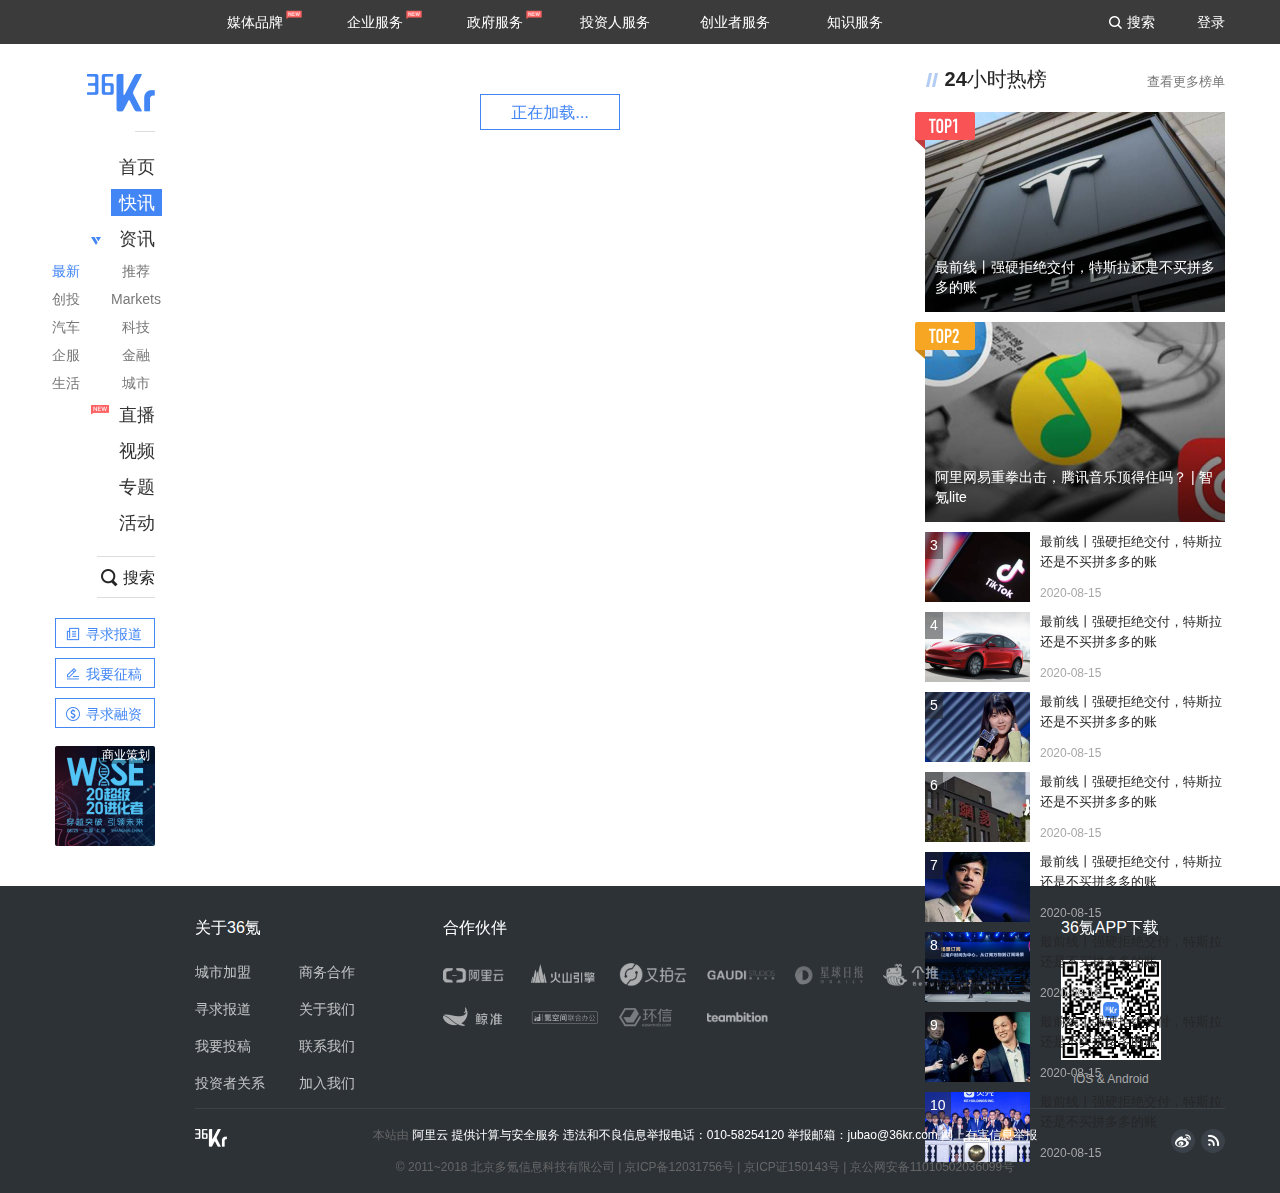
<file: bigevent-custom-static/list.html>
<!DOCTYPE html>
<html lang="en">
<head>
  <meta charset="UTF-8">
  <meta http-equiv="X-UA-Compatible" content="ie=edge">
  <title>36氪_让一部分人先看到未来</title>
  <link rel="shortcut icon" href="./favicon.ico">
  <link rel="stylesheet" href="./css/normalize.css">
  <link rel="stylesheet" href="./css/list.css">
</head>
<body>
  <div class="viewport">
    <!-- 头部 -->
    <div class="kr_header">
      <div class="kr_header_inner">
        <!-- 导航 -->
        <ul class="navs">
          <li class="is_new">
            <span class="label">媒体品牌</span>
            <ul class="list">
              <li>
                <a href="javascript:;" class="reddot">未来汽车日报</a>
              </li>
              <li>
                <a href="javascript:;">零售老板内参</a>
              </li>
              <li>
                <a href="javascript:;">未来地产</a>
              </li>
              <li>
                <a href="javascript:;">KrASIA</a>
              </li>
              <li>
                <a href="javascript:;">Tech星球</a>
              </li>
              <li>
                <a href="javascript:;">超人测评</a>
              </li>
            </ul>
          </li>
          <li class="is_new">
            <span class="label">企业服务</span>
            <ul class="list">
              <li>
                <a href="javascript:;" class="reddot">企服严选</a>
              </li>
              <li>
                <a href="javascript:;">EClub企业项目库</a>
              </li>
              <li>
                <a href="javascript:;">36Kr研究院</a>
              </li>
              <li>
                <a href="javascript:;" class="reddot">Kr8创新平台</a>
              </li>
              <li>
                <a href="javascript:;">36Kr创新咨询</a>
              </li>
              <li>
                <a href="javascript:;">氪榜</a>
              </li>
            </ul>
          </li>
          <li class="is_new">
            <span class="label">政府服务</span>
            <ul class="list">
              <li>
                <a href="javascript:;" class="reddot">城市之窗</a>
              </li>
              <li>
                <a href="javascript:;" class="reddot">政企对接</a>
              </li>
            </ul>
          </li>
          <li>
            <span class="label">投资人服务</span>
            <ul class="list">
              <li>
                <a href="javascript:;">VClub</a>
              </li>
              <li>
                <a href="javascript:;">VClub投资机构库</a>
              </li>
            </ul>
          </li>
          <li>
            <span class="label">创业者服务</span>
            <ul class="list">
              <li>
                <a href="javascript:;">寻求报道</a>
              </li>
              <li>
                <a href="javascript:;">寻求融资</a>
              </li>
              <li>
                <a href="javascript:;">36氪Pro</a>
              </li>
            </ul>
          </li>
          <li>
            <span class="label">知识服务</span>
            <ul class="list">
              <li>
                <a href="javascript:;">开氪</a>
              </li>
            </ul>
          </li>
        </ul>
        <!-- 其它 -->
        <div class="extra">
          <a href="javascript:;" class="search_btn">搜索</a>
          <a href="javascript:;">登录</a>
        </div>
      </div>
    </div>
    <!-- 公共布局 -->
    <div class="kr_layout clearfix">
      <!-- 左侧菜单 -->
      <div class="kr_menu">
        <!-- Logo -->
        <h1 class="logo sprites"><a href="./index.html">36Kr</a></h1>
        <!-- 菜单栏 -->
        <ul class="menus">
          <li><a href="javascript:;">首页</a></li>
          <li><a class="active" href="javascript:;">快讯</a></li>
          <li class="collapsed">
            <i class="sprites triangle"></i>
            <a href="javascript:;">资讯</a>
            <ul class="sub_menus">
              <li>
                <a href="javascript:;" class="active">最新</a>
                <a href="javascript:;">创投</a>
                <a href="javascript:;">汽车</a>
                <a href="javascript:;">企服</a>
                <a href="javascript:;">生活</a>
              </li>
              <li>
                <a href="javascript:;">推荐</a>
                <a href="javascript:;">Markets</a>
                <a href="javascript:;">科技</a>
                <a href="javascript:;">金融</a>
                <a href="javascript:;">城市</a>
              </li>
            </ul>
          </li>
          <li><a href="javascript:;" class="is_new">直播</a></li>
          <li><a href="javascript:;">视频</a></li>
          <li><a href="javascript:;">专题</a></li>
          <li><a href="javascript:;">活动</a></li>
        </ul>
        <!-- 搜索框 -->
        <a href="javascript:;" class="search_btn">搜索</a>
        <!-- 其它 -->
        <ul class="extra">
          <li>
            <a href="javascript:;" class="sprites report">寻求报道</a>
          </li>
          <li>
            <a href="javascript:;" class="sprites contribution">我要征稿</a>
          </li>
          <li>
            <a href="javascript:;" class="sprites finance">寻求融资</a>
          </li>
        </ul>
        <!-- 广告 -->
        <div class="ad">
          <a href="javascript:;">
            <img src="./uploads/ad_1.png" alt="">
            <span>商业策划</span>
          </a>
        </div>
      </div>

      <!-- 右侧边栏 -->
      <div class="kr_aside">
        <!-- 24小时热榜 -->
        <div class="kr_widget">
          <h4 class="kr_widget_header">
            <i class="sprites line"></i> 24小时热榜
            <a href="javascript:;">查看更多榜单</a>
          </h4>
          <div class="kr_hot_card" data-index="1">
            <a href="javascript:;">
              <div class="img-effect">
                <img src="./uploads/hot_1.jpg" alt="">
              </div>
              <span class="text_overflow">最前线丨强硬拒绝交付，特斯拉还是不买拼多多的账</span>
            </a>
          </div>
          <div class="kr_hot_card" data-index="2">
            <a href="javascript:;">
              <div class="img-effect">
                <img src="./uploads/hot_2.jpg" alt="">
              </div>
              <span class="text_overflow">阿里网易重拳出击，腾讯音乐顶得住吗？ | 智氪lite</span>
            </a>
          </div>
          <div class="kr_hot_card" data-index="3">
            <a href="javascript:;">
              <div class="img-effect">
                <img src="./uploads/hot_3.jpg" alt="">
              </div>
              <span class="text_overflow">最前线丨强硬拒绝交付，特斯拉还是不买拼多多的账</span>
              <i>2020-08-15</i>
            </a>
          </div>
          <div class="kr_hot_card" data-index="4">
            <a href="javascript:;">
              <div class="img-effect">
                <img src="./uploads/hot_4.jpg" alt="">
              </div>
              <span class="text_overflow">最前线丨强硬拒绝交付，特斯拉还是不买拼多多的账</span>
              <i>2020-08-15</i>
            </a>
          </div>
          <div class="kr_hot_card" data-index="5">
            <a href="javascript:;">
              <div class="img-effect">
                <img src="./uploads/hot_5.jpg" alt="">
              </div>
              <span class="text_overflow">最前线丨强硬拒绝交付，特斯拉还是不买拼多多的账</span>
              <i>2020-08-15</i>
            </a>
          </div>
          <div class="kr_hot_card" data-index="6">
            <a href="javascript:;">
              <div class="img-effect">
                <img src="./uploads/hot_6.jpg" alt="">
              </div>
              <span class="text_overflow">最前线丨强硬拒绝交付，特斯拉还是不买拼多多的账</span>
              <i>2020-08-15</i>
            </a>
          </div>
          <div class="kr_hot_card" data-index="7">
            <a href="javascript:;">
              <div class="img-effect">
                <img src="./uploads/hot_7.jpg" alt="">
              </div>
              <span class="text_overflow">最前线丨强硬拒绝交付，特斯拉还是不买拼多多的账</span>
              <i>2020-08-15</i>
            </a>
          </div>
          <div class="kr_hot_card" data-index="8">
            <a href="javascript:;">
              <div class="img-effect">
                <img src="./uploads/hot_8.jpg" alt="">
              </div>
              <span class="text_overflow">最前线丨强硬拒绝交付，特斯拉还是不买拼多多的账</span>
              <i>2020-08-15</i>
            </a>
          </div>
          <div class="kr_hot_card" data-index="9">
            <a href="javascript:;">
              <div class="img-effect">
                <img src="./uploads/hot_9.jpg" alt="">
              </div>
              <span class="text_overflow">最前线丨强硬拒绝交付，特斯拉还是不买拼多多的账</span>
              <i>2020-08-15</i>
            </a>
          </div>
          <div class="kr_hot_card" data-index="10">
            <a href="javascript:;">
              <div class="img-effect">
                <img src="./uploads/hot_10.jpg" alt="">
              </div>
              <span class="text_overflow">最前线丨强硬拒绝交付，特斯拉还是不买拼多多的账</span>
              <i>2020-08-15</i>
            </a>
          </div>
        </div>
      </div>
      <!-- 主体 -->
      <div class="kr_body">
        <!-- <div class="kr_news_list">
          <div class="kr_news_date">
            17 <span>08月</span>
          </div>
          <div class="item">
            <h4>
              <a href="javascript:;">中兴将发布全球首款屏下摄像5G智能手机</a>
            </h4>
            <p class="meta">
              <span>15分钟前 分享至</span>
              <a href="javascript:;" class="wechat"></a>
              <a href="javascript:;" class="weibo"></a>
            </p>
            <p class="brief">中兴通讯宣布将于2020年9月1日正式发布中兴Axon 20 5G，这将是全球首款量产采用屏下摄像技术的5G智能手机。（路透）</p>
          </div>
          <div class="item">
            <h4>
              <a href="javascript:;">淘宝教育机构月增1000家，字节跳动连开3店</a>
            </h4>
            <p class="meta">
              <span>19分钟前 分享至</span>
              <a href="javascript:;" class="wechat"></a>
              <a href="javascript:;" class="weibo"></a>
            </p>
            <p class="brief">36氪获悉，字节跳动旗下“清北网校”正式入驻淘宝教育，这是字节跳动的第3家教育类天猫店，此前，瓜瓜龙、开言英语等“字节系”教育产品都已在天猫开店。淘宝教育数据显示，受疫情影响的1-5月，超过5000家教育机构集体入驻淘宝天猫；6月进入暑期以来，来淘宝开课办学的机构依然是“每月新增1000家的速度”。</p>
          </div>
          <div class="item">
            <h4>
              <a href="javascript:;">小米关联公司入股上海游奇网络有限公司，持股比例8%</a>
            </h4>
            <p class="meta">
              <span>21分钟前 分享至</span>
              <a href="javascript:;" class="wechat"></a>
              <a href="javascript:;" class="weibo"></a>
            </p>
            <p class="brief">36氪获悉，天眼查APP显示，近日，上海游奇网络有限公司发生工商变更，池广德退出投资人，新增天津金米投资合伙企业和福州天盟数码有限公司为投资人，分别持股8%；其注册资本也从1250万人民币增至约1488万人民币，增幅为19.05%。上海游奇网络有限公司是一家网页游戏和手机游戏开发与运营公司，旗下有《卧龙吟》、《葵花宝典》等游戏。</p>
          </div>
          <div class="item">
            <h4>
              <a href="javascript:;">智能手机品牌iQOO正式推出iQOO 5系列：120W闪充，3998元起</a>
            </h4>
            <p class="meta">
              <span>51分钟前 分享至</span>
              <a href="javascript:;" class="wechat"></a>
              <a href="javascript:;" class="weibo"></a>
            </p>
            <p class="brief">36氪获悉，智能手机品牌iQOO召开新品发布会，正式推出iQOO 5系列。iQOO 5 Pro搭载了骁龙865处理器、120W闪充，可实现15分钟熄屏状态下将电池充至100%。iQOO 5提供3个版本，售价3998元起。</p>
          </div>
          <div class="item">
            <h4>
              <a href="javascript:;">钉钉发布教培新产品，发放亿元补贴</a>
            </h4>
            <p class="meta">
              <span>52分钟前 分享至</span>
              <a href="javascript:;" class="wechat"></a>
              <a href="javascript:;" class="weibo"></a>
            </p>
            <p class="brief">36氪获悉，阿里钉钉联合支付宝公布了面向教培机构的招生管理、在线课堂、教务管理、教培班级群收款等新产品。同时，钉钉联合支付宝等阿里经济体成员提供价值亿元补贴。</p>
          </div>
          <div class="item">
            <h4>
              <a href="javascript:;">猫眼娱乐：上半年净亏损4.307亿元</a>
            </h4>
            <p class="meta">
              <span>56分钟前 分享至</span>
              <a href="javascript:;" class="wechat"></a>
              <a href="javascript:;" class="weibo"></a>
            </p>
            <p class="brief">36氪获悉，猫眼娱乐上半年营收2.031亿元，去年同期19.84亿元，减少主要是由于上半年受新冠疫情影响，在线娱乐票务服务、娱乐内容服务以及广告服务及其他所得收益减少。上半年净亏损4.307亿元。</p>
          </div>
          <div class="item">
            <h4>
              <a href="javascript:;">香港恒指收涨0.65%，招商证券涨逾13%</a>
            </h4>
            <p class="meta">
              <span>59分钟前 分享至</span>
              <a href="javascript:;" class="wechat"></a>
              <a href="javascript:;" class="weibo"></a>
            </p>
            <p class="brief">36氪获悉，香港恒指收盘涨0.65%，报25347.340点。盘面上，中资券商股领涨，招商证券大涨逾13%；内险股、内银股走强，中国太平涨超5%；汽车股走低明显，吉利汽车绩后大跌6.3%。热门公司方面，阿里巴巴涨0.10%，腾讯控股跌0.39%，美团点评跌0.73%。</p>
          </div>
          <div class="item">
            <h4>
              <a href="javascript:;">亿航智能将在奥地利林茨市开展空中交通试飞</a>
            </h4>
            <p class="meta">
              <span>56分钟前 分享至</span>
              <a href="javascript:;" class="wechat"></a>
              <a href="javascript:;" class="weibo"></a>
            </p>
            <p class="brief">36氪获悉，奥地利时间8月14日，自动驾驶飞行器企业亿航智能欧洲首席市场官Andreas Perotti表示亿航216将在奥地利林茨市开启空中交通试飞。</p>
          </div>
        </div> -->
        <div class="kr_news_list">
          <!-- <div class="kr_news_date">
            16 <span>08月</span>
          </div> -->
          <!-- <div class="item">
            <h4>
              <a href="javascript:;">中兴将发布全球首款屏下摄像5G智能手机</a>
            </h4>
            <p class="meta">
              <span>15分钟前 分享至</span>
              <a href="javascript:;" class="wechat"></a>
              <a href="javascript:;" class="weibo"></a>
            </p>
            <p class="brief">中兴通讯宣布将于2020年9月1日正式发布中兴Axon 20 5G，这将是全球首款量产采用屏下摄像技术的5G智能手机。（路透）</p>
          </div>
          <div class="item">
            <h4>
              <a href="javascript:;">淘宝教育机构月增1000家，字节跳动连开3店</a>
            </h4>
            <p class="meta">
              <span>19分钟前 分享至</span>
              <a href="javascript:;" class="wechat"></a>
              <a href="javascript:;" class="weibo"></a>
            </p>
            <p class="brief">36氪获悉，字节跳动旗下“清北网校”正式入驻淘宝教育，这是字节跳动的第3家教育类天猫店，此前，瓜瓜龙、开言英语等“字节系”教育产品都已在天猫开店。淘宝教育数据显示，受疫情影响的1-5月，超过5000家教育机构集体入驻淘宝天猫；6月进入暑期以来，来淘宝开课办学的机构依然是“每月新增1000家的速度”。</p>
          </div>
          <div class="item">
            <h4>
              <a href="javascript:;">小米关联公司入股上海游奇网络有限公司，持股比例8%</a>
            </h4>
            <p class="meta">
              <span>21分钟前 分享至</span>
              <a href="javascript:;" class="wechat"></a>
              <a href="javascript:;" class="weibo"></a>
            </p>
            <p class="brief">36氪获悉，天眼查APP显示，近日，上海游奇网络有限公司发生工商变更，池广德退出投资人，新增天津金米投资合伙企业和福州天盟数码有限公司为投资人，分别持股8%；其注册资本也从1250万人民币增至约1488万人民币，增幅为19.05%。上海游奇网络有限公司是一家网页游戏和手机游戏开发与运营公司，旗下有《卧龙吟》、《葵花宝典》等游戏。</p>
          </div>
          <div class="item">
            <h4>
              <a href="javascript:;">智能手机品牌iQOO正式推出iQOO 5系列：120W闪充，3998元起</a>
            </h4>
            <p class="meta">
              <span>51分钟前 分享至</span>
              <a href="javascript:;" class="wechat"></a>
              <a href="javascript:;" class="weibo"></a>
            </p>
            <p class="brief">36氪获悉，智能手机品牌iQOO召开新品发布会，正式推出iQOO 5系列。iQOO 5 Pro搭载了骁龙865处理器、120W闪充，可实现15分钟熄屏状态下将电池充至100%。iQOO 5提供3个版本，售价3998元起。</p>
          </div>
          <div class="item">
            <h4>
              <a href="javascript:;">钉钉发布教培新产品，发放亿元补贴</a>
            </h4>
            <p class="meta">
              <span>52分钟前 分享至</span>
              <a href="javascript:;" class="wechat"></a>
              <a href="javascript:;" class="weibo"></a>
            </p>
            <p class="brief">36氪获悉，阿里钉钉联合支付宝公布了面向教培机构的招生管理、在线课堂、教务管理、教培班级群收款等新产品。同时，钉钉联合支付宝等阿里经济体成员提供价值亿元补贴。</p>
          </div>
          <div class="item">
            <h4>
              <a href="javascript:;">猫眼娱乐：上半年净亏损4.307亿元</a>
            </h4>
            <p class="meta">
              <span>56分钟前 分享至</span>
              <a href="javascript:;" class="wechat"></a>
              <a href="javascript:;" class="weibo"></a>
            </p>
            <p class="brief">36氪获悉，猫眼娱乐上半年营收2.031亿元，去年同期19.84亿元，减少主要是由于上半年受新冠疫情影响，在线娱乐票务服务、娱乐内容服务以及广告服务及其他所得收益减少。上半年净亏损4.307亿元。</p>
          </div>
          <div class="item">
            <h4>
              <a href="javascript:;">香港恒指收涨0.65%，招商证券涨逾13%</a>
            </h4>
            <p class="meta">
              <span>59分钟前 分享至</span>
              <a href="javascript:;" class="wechat"></a>
              <a href="javascript:;" class="weibo"></a>
            </p>
            <p class="brief">36氪获悉，香港恒指收盘涨0.65%，报25347.340点。盘面上，中资券商股领涨，招商证券大涨逾13%；内险股、内银股走强，中国太平涨超5%；汽车股走低明显，吉利汽车绩后大跌6.3%。热门公司方面，阿里巴巴涨0.10%，腾讯控股跌0.39%，美团点评跌0.73%。</p>
          </div>
          <div class="item">
            <h4>
              <a href="javascript:;">亿航智能将在奥地利林茨市开展空中交通试飞</a>
            </h4>
            <p class="meta">
              <span>56分钟前 分享至</span>
              <a href="javascript:;" class="wechat"></a>
              <a href="javascript:;" class="weibo"></a>
            </p>
            <p class="brief">36氪获悉，奥地利时间8月14日，自动驾驶飞行器企业亿航智能欧洲首席市场官Andreas Perotti表示亿航216将在奥地利林茨市开启空中交通试飞。</p>
          </div> -->
        </div>
        <div class="kr_more">
          <a href="javascript:;">正在加载...</a>
        </div>
      </div>
    </div>
    <!-- 底部 -->
    <div class="kr_footer">
      <div class="kr_footer_inner">
        <!-- 推广链接 -->
        <div class="kr_links">
          <dl class="kr_about">
            <dt>关于36氪</dt>
            <dd>
              <a href="javascript:;">城市加盟</a>
            </dd>
            <dd>
              <a href="javascript:;">商务合作</a>
            </dd>
            <dd>
              <a href="javascript:;">寻求报道</a>
            </dd>
            <dd>
              <a href="javascript:;">关于我们</a>
            </dd>
            <dd>
              <a href="javascript:;">我要投稿</a>
            </dd>
            <dd>
              <a href="javascript:;">联系我们</a>
            </dd>
            <dd>
              <a href="javascript:;">投资者关系</a>
            </dd>
            <dd>
              <a href="javascript:;">加入我们</a>
            </dd>
          </dl>
          <dl class="kr_collaborator">
            <dt>合作伙伴</dt>
            <dd>
              <a href="javascript:;">
                <img src="./uploads/aliyun.png" alt="">
              </a>
            </dd>
            <dd>
              <a href="javascript:;">
                <img src="./uploads/bytey.png" alt="">
              </a>
            </dd>
            <dd>
              <a href="javascript:;">
                <img src="./uploads/upy.png" alt="">
              </a>
            </dd>
            <dd>
              <a href="javascript:;">
                <img src="./uploads/gaodi.png" alt="">
              </a>
            </dd>
            <dd>
              <a href="javascript:;">
                <img src="./uploads/dailyPlanet.png" alt="">
              </a>
            </dd>
            <dd>
              <a href="javascript:;">
                <img src="./uploads/getui.png" alt="">
              </a>
            </dd>
            <dd>
              <a href="javascript:;">
                <img src="./uploads/jz.png" alt="">
              </a>
            </dd>
            <dd>
              <a href="javascript:;">
                <img src="./uploads/kkj.png" alt="">
              </a>
            </dd>
            <dd>
              <a href="javascript:;">
                <img src="./uploads/huanxin.png" alt="">
              </a>
            </dd>
            <dd>
              <a href="javascript:;">
                <img src="./uploads/teambition.png" alt="">
              </a>
            </dd>
          </dl>
          <dl class="kr_download">
            <dt>36氪APP下载</dt>
            <dd>
              <img src="./uploads/qrcode.png" alt="">
              <span>iOS & Android</span>
            </dd>
          </dl>
        </div>
        <!-- 版权信息 -->
        <div class="kr_copyright">
          <p>
            <span >本站由</span>
            <a href="javascript:;">阿里云</a>
            提供计算与安全服务 违法和不良信息举报电话：010-58254120 举报邮箱：jubao@36kr.com
            <a href="javascript:;">网上有害信息举报</a>
          </p>
          <p>
            © 2011~2018 北京多氪信息科技有限公司 | 
            <a href="javascript:;">京ICP备12031756号</a> |
            <a href="javascript:;">京ICP证150143号</a> |
            <a href="javascript:;">京公网安备11010502036099号</a>
          </p>
          <!-- 图标 -->
          <i class="sprites logo"></i>
          <i class="sprites weibo"></i>
          <i class="sprites rss"></i>
        </div>
      </div>
    </div>
  </div>
  <script src="./assets/jquery/jquery-3.5.1.min.js"></script>
  <script src="./assets/layui/lay/modules/layer.js"></script>
  <script src="./js/common.js"></script>
  <script src="./js/list.js"></script>
</body>
</html>
</file>
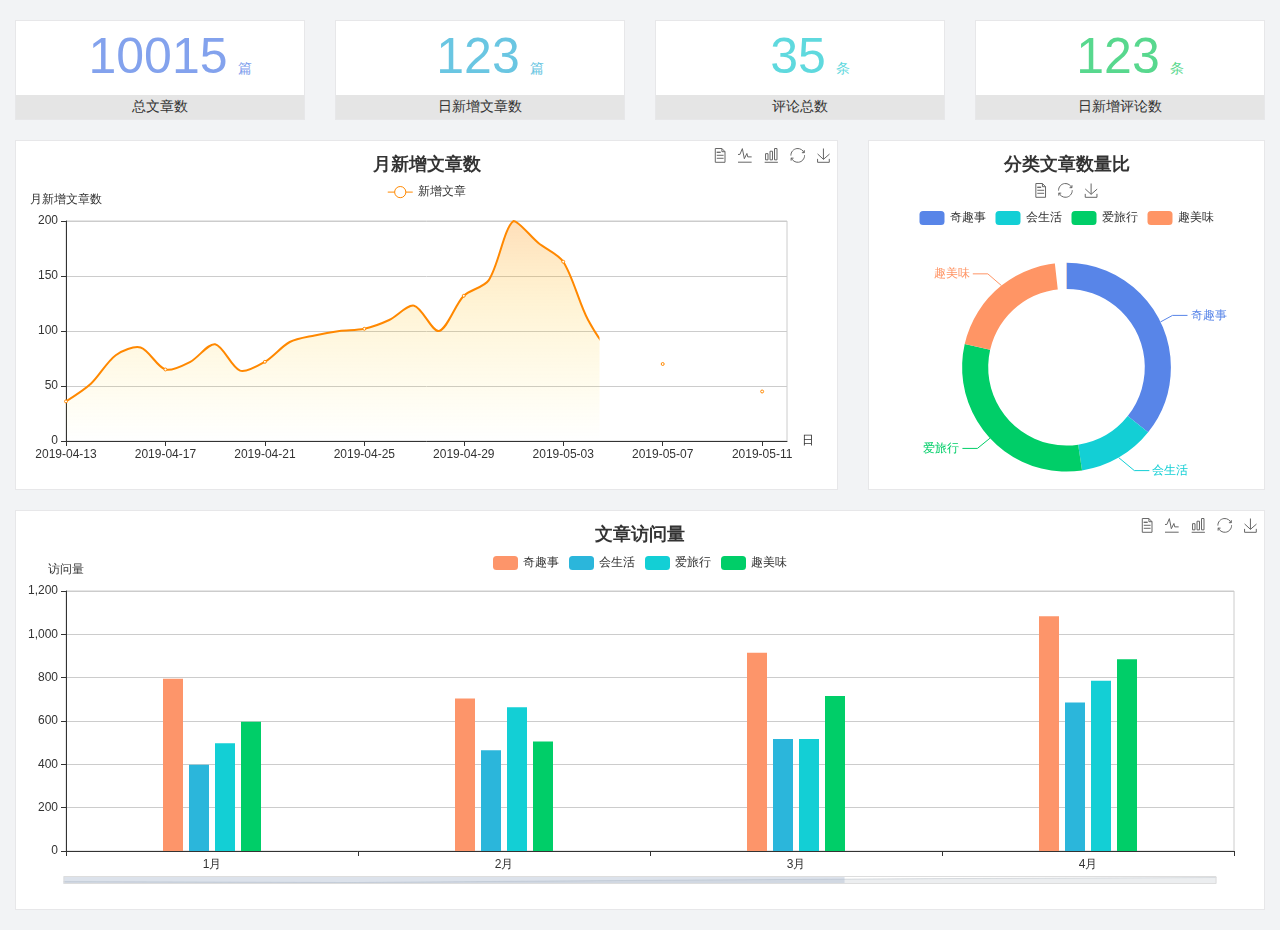
<file: bigevent-test-fe-static/home/dashboard.html>
<!DOCTYPE html>
<html lang="en">

<head>
  <meta charset="UTF-8">
  <meta name="viewport" content="width=device-width, initial-scale=1.0">
  <meta http-equiv="X-UA-Compatible" content="ie=edge">
  <title>图表统计</title>
  <link rel="stylesheet" href="../assets/lib/bootstrap.css" />
  <link rel="stylesheet" href="../assets/lib/main.css" />
  <script src="../assets/lib/jquery.js"></script>
  <script type="text/javascript" src="../assets/lib/echarts.min.js"></script>
</head>

<body>
  <div class="container-fluid">
    <div class="row spannel_list">
      <div class="col-sm-3 col-xs-6">
        <div class="spannel">
          <em>10015</em><span>篇</span>
          <b>总文章数</b>
        </div>
      </div>
      <div class="col-sm-3 col-xs-6">
        <div class="spannel scolor01">
          <em>123</em><span>篇</span>
          <b>日新增文章数</b>
        </div>
      </div>
      <div class="col-sm-3 col-xs-6">
        <div class="spannel scolor02">
          <em>35</em><span>条</span>
          <b>评论总数</b>
        </div>
      </div>
      <div class="col-sm-3 col-xs-6">
        <div class="spannel scolor03">
          <em>123</em><span>条</span>
          <b>日新增评论数</b>
        </div>
      </div>
    </div>
  </div>

  <div class="container-fluid">
    <div class="row curve-pie">
      <div class="col-lg-8 col-md-8">
        <div class="gragh_pannel" id="curve_show"></div>
      </div>
      <div class="col-lg-4 col-md-4">
        <div class="gragh_pannel" id="pie_show"></div>
      </div>
    </div>
  </div>

  <div class="container-fluid">
    <div class="column_pannel" id="column_show"></div>
  </div>

  <script>
    var oChart = echarts.init(document.getElementById('curve_show'));
    var aList_all = [
      { 'count': 36, 'date': '2019-04-13' },
      { 'count': 52, 'date': '2019-04-14' },
      { 'count': 78, 'date': '2019-04-15' },
      { 'count': 85, 'date': '2019-04-16' },
      { 'count': 65, 'date': '2019-04-17' },
      { 'count': 72, 'date': '2019-04-18' },
      { 'count': 88, 'date': '2019-04-19' },
      { 'count': 64, 'date': '2019-04-20' },
      { 'count': 72, 'date': '2019-04-21' },
      { 'count': 90, 'date': '2019-04-22' },
      { 'count': 96, 'date': '2019-04-23' },
      { 'count': 100, 'date': '2019-04-24' },
      { 'count': 102, 'date': '2019-04-25' },
      { 'count': 110, 'date': '2019-04-26' },
      { 'count': 123, 'date': '2019-04-27' },
      { 'count': 100, 'date': '2019-04-28' },
      { 'count': 132, 'date': '2019-04-29' },
      { 'count': 146, 'date': '2019-04-30' },
      { 'count': 200, 'date': '2019-05-01' },
      { 'count': 180, 'date': '2019-05-02' },
      { 'count': 163, 'date': '2019-05-03' },
      { 'count': 110, 'date': '2019-05-04' },
      { 'count': 80, 'date': '2019-05-05' },
      { 'count': 82, 'date': '2019-05-06' },
      { 'count': 70, 'date': '2019-05-07' },
      { 'count': 65, 'date': '2019-05-08' },
      { 'count': 54, 'date': '2019-05-09' },
      { 'count': 40, 'date': '2019-05-10' },
      { 'count': 45, 'date': '2019-05-11' },
      { 'count': 38, 'date': '2019-05-12' },
    ];

    let aCount = [];
    let aDate = [];

    for (var i = 0; i < aList_all.length; i++) {
      aCount.push(aList_all[i].count);
      aDate.push(aList_all[i].date);
    }

    var chartopt = {
      title: {
        text: '月新增文章数',
        left: 'center',
        top: '10'
      },
      tooltip: {
        trigger: 'axis'
      },
      legend: {
        data: ['新增文章'],
        top: '40'
      },
      toolbox: {
        show: true,
        feature: {
          mark: { show: true },
          dataView: { show: true, readOnly: false },
          magicType: { show: true, type: ['line', 'bar'] },
          restore: { show: true },
          saveAsImage: { show: true }
        }
      },
      calculable: true,
      xAxis: [
        {
          name: '日',
          type: 'category',
          boundaryGap: false,
          data: aDate
        }
      ],
      yAxis: [
        {
          name: '月新增文章数',
          type: 'value'
        }
      ],
      series: [
        {
          name: '新增文章',
          type: 'line',
          smooth: true,
          itemStyle: { normal: { areaStyle: { type: 'default' }, color: '#f80' }, lineStyle: { color: '#f80' } },
          data: aCount
        }],
      areaStyle: {
        normal: {
          color: new echarts.graphic.LinearGradient(0, 0, 0, 1, [{
            offset: 0,
            color: 'rgba(255,136,0,0.39)'
          }, {
            offset: .34,
            color: 'rgba(255,180,0,0.25)'
          }, {
            offset: 1,
            color: 'rgba(255,222,0,0.00)'
          }])

        }
      },
      grid: {
        show: true,
        x: 50,
        x2: 50,
        y: 80,
        height: 220
      }
    };

    oChart.setOption(chartopt);


    var oPie = echarts.init(document.getElementById('pie_show'));
    var oPieopt =
    {
      title: {
        top: 10,
        text: '分类文章数量比',
        x: 'center'
      },
      tooltip: {
        trigger: 'item',
        formatter: "{a} <br/>{b} : {c} ({d}%)"
      },
      color: ['#5885e8', '#13cfd5', '#00ce68', '#ff9565'],
      legend: {
        x: 'center',
        top: 65,
        data: ['奇趣事', '会生活', '爱旅行', '趣美味']
      },
      toolbox: {
        show: true,
        x: 'center',
        top: 35,
        feature: {
          mark: { show: true },
          dataView: { show: true, readOnly: false },
          magicType: {
            show: true,
            type: ['pie', 'funnel'],
            option: {
              funnel: {
                x: '25%',
                width: '50%',
                funnelAlign: 'left',
                max: 1548
              }
            }
          },
          restore: { show: true },
          saveAsImage: { show: true }
        }
      },
      calculable: true,
      series: [
        {
          name: '访问来源',
          type: 'pie',
          radius: ['45%', '60%'],
          center: ['50%', '65%'],
          data: [
            { value: 300, name: '奇趣事' },
            { value: 100, name: '会生活' },
            { value: 260, name: '爱旅行' },
            { value: 180, name: '趣美味' }
          ]
        }
      ]
    };
    oPie.setOption(oPieopt);



    var oColumn = this.echarts.init(document.getElementById('column_show'));
    var oColumnopt =
    {
      title: {
        text: '文章访问量',
        left: 'center',
        top: '10'
      },
      tooltip: {
        trigger: 'axis'
      },
      legend: {
        data: ['奇趣事', '会生活', '爱旅行', '趣美味'],
        top: '40'
      },
      toolbox: {
        show: true,
        feature: {
          mark: { show: true },
          dataView: { show: true, readOnly: false },
          magicType: { show: true, type: ['line', 'bar'] },
          restore: { show: true },
          saveAsImage: { show: true }
        }
      },
      calculable: true,
      xAxis: [
        {
          type: 'category',
          data: ['1月', '2月', '3月', '4月', '5月']
        }
      ],
      yAxis: [
        {
          name: '访问量',
          type: 'value'
        }
      ],
      series: [
        {
          name: '奇趣事',
          type: 'bar',
          barWidth: 20,
          itemStyle: {
            normal: { areaStyle: { type: 'default' }, color: '#fd956a' }
          },
          data: [800, 708, 920, 1090, 1200]
        },
        {
          name: '会生活',
          type: 'bar',
          barWidth: 20,
          itemStyle: {
            normal: { areaStyle: { type: 'default' }, color: '#2bb6db' }
          },
          data: [400, 468, 520, 690, 800]
        },
        {
          name: '爱旅行',
          type: 'bar',
          barWidth: 20,
          itemStyle: {
            normal: { areaStyle: { type: 'default' }, color: '#13cfd5' }
          },
          data: [500, 668, 520, 790, 900]
        },
        {
          name: '趣美味',
          type: 'bar',
          barWidth: 20,
          itemStyle: {
            normal: { areaStyle: { type: 'default' }, color: '#00ce68' }
          },
          data: [600, 508, 720, 890, 1000]
        }
      ],
      grid: {
        show: true,
        x: 50,
        x2: 30,
        y: 80,
        height: 260
      },
      dataZoom: [//给x轴设置滚动条
        {
          start: 0,//默认为0
          end: 100 - 1000 / 31,//默认为100
          type: 'slider',
          show: true,
          xAxisIndex: [0],
          handleSize: 0,//滑动条的 左右2个滑动条的大小
          height: 8,//组件高度
          left: 45, //左边的距离
          right: 50,//右边的距离
          bottom: 26,//右边的距离
          handleColor: '#ddd',//h滑动图标的颜色
          handleStyle: {
            borderColor: "#cacaca",
            borderWidth: "1",
            shadowBlur: 2,
            background: "#ddd",
            shadowColor: "#ddd",
          }
        }]
    };
    oColumn.setOption(oColumnopt);
  </script>
</body>

</html>
</file>
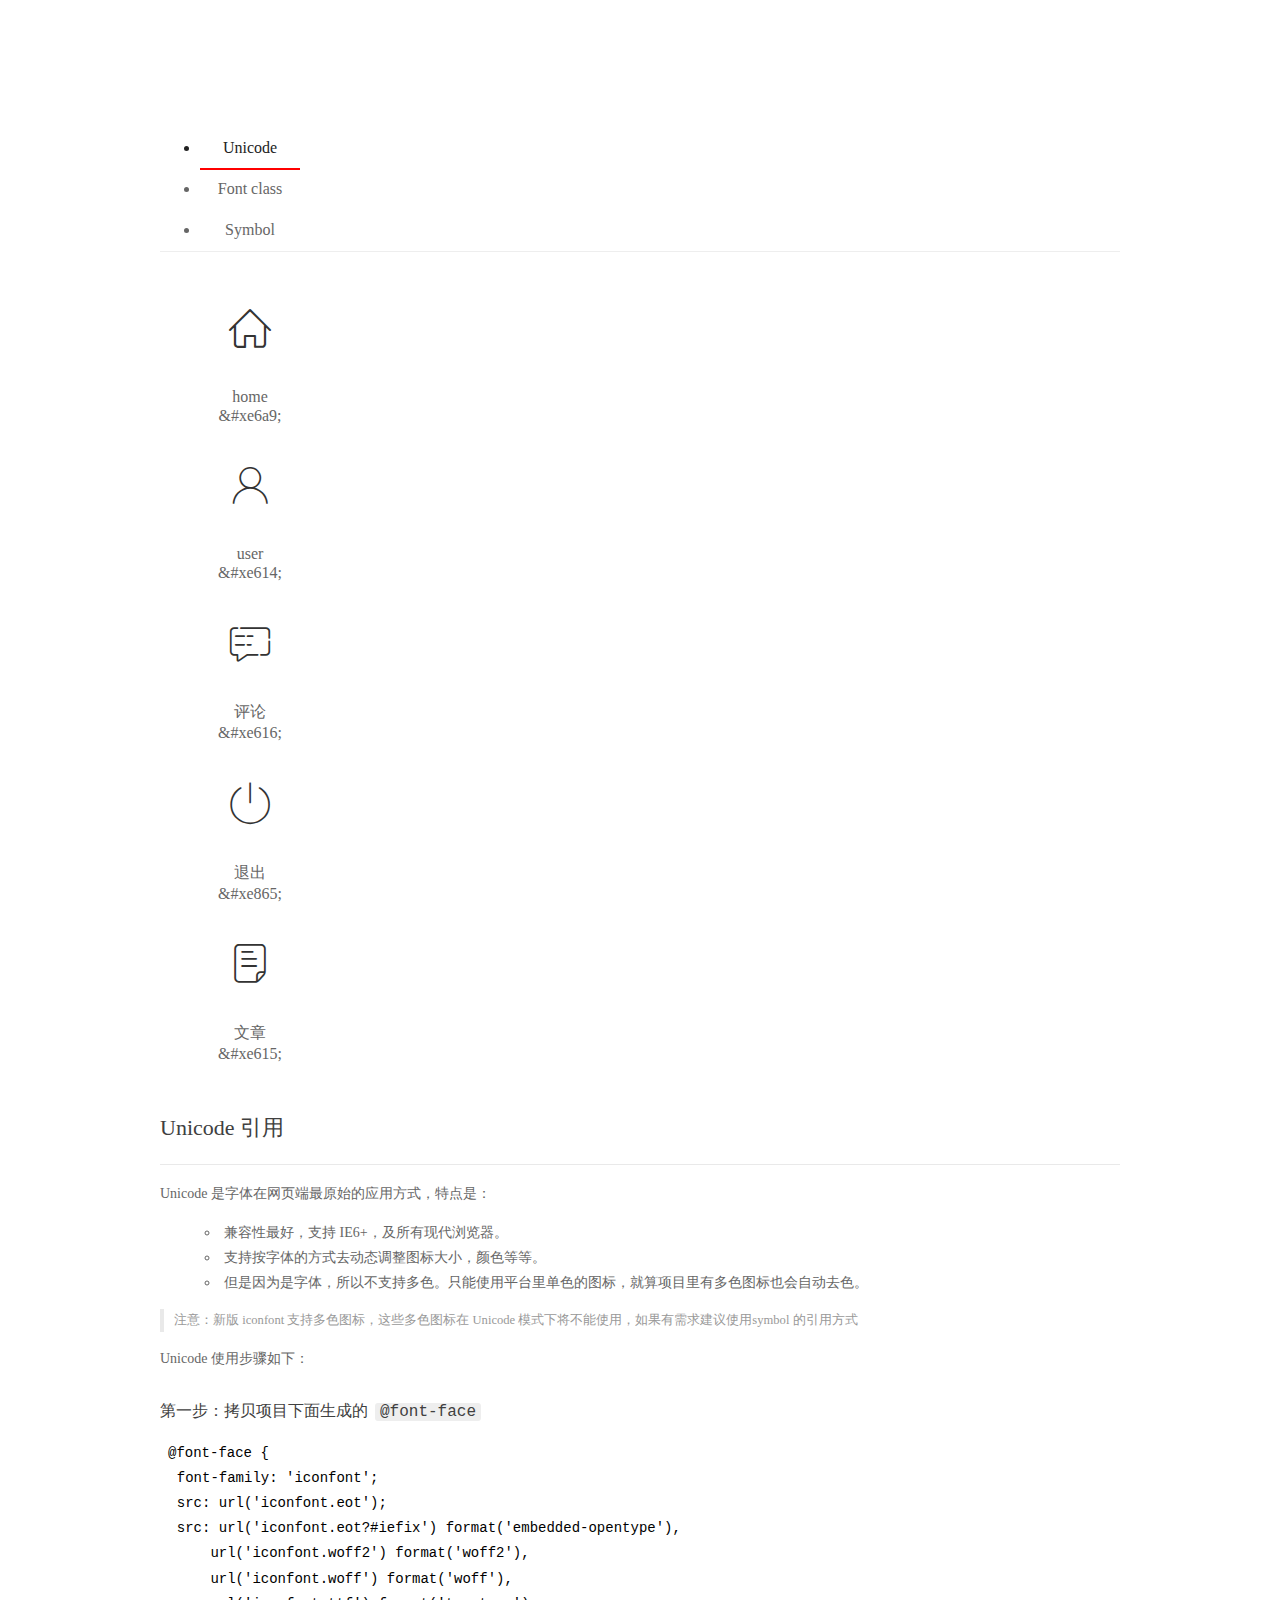
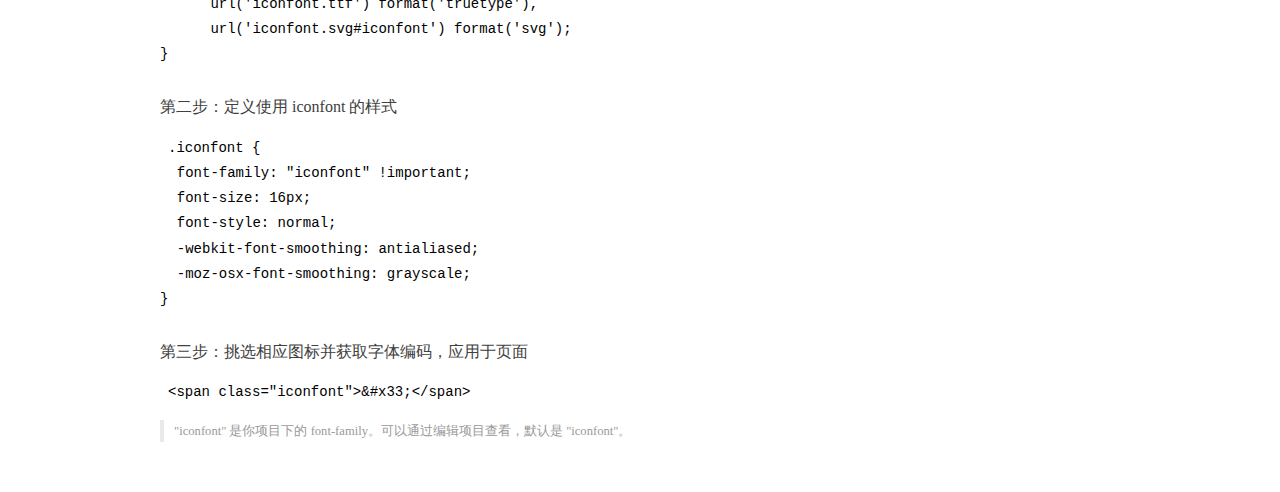
<file: bigevent-test-fe-static/assets/fonts/demo_index.html>
<!DOCTYPE html>
<html>
<head>
  <meta charset="utf-8"/>
  <title>IconFont Demo</title>
  <link rel="shortcut icon" href="https://gtms04.alicdn.com/tps/i4/TB1_oz6GVXXXXaFXpXXJDFnIXXX-64-64.ico" type="image/x-icon"/>
  <link rel="stylesheet" href="https://g.alicdn.com/thx/cube/1.3.2/cube.min.css">
  <link rel="stylesheet" href="demo.css">
  <link rel="stylesheet" href="iconfont.css">
  <script src="iconfont.js"></script>
  <!-- jQuery -->
  <script src="https://a1.alicdn.com/oss/uploads/2018/12/26/7bfddb60-08e8-11e9-9b04-53e73bb6408b.js"></script>
  <!-- 代码高亮 -->
  <script src="https://a1.alicdn.com/oss/uploads/2018/12/26/a3f714d0-08e6-11e9-8a15-ebf944d7534c.js"></script>
</head>
<body>
  <div class="main">
    <h1 class="logo"><a href="https://www.iconfont.cn/" title="iconfont 首页" target="_blank">&#xe86b;</a></h1>
    <div class="nav-tabs">
      <ul id="tabs" class="dib-box">
        <li class="dib active"><span>Unicode</span></li>
        <li class="dib"><span>Font class</span></li>
        <li class="dib"><span>Symbol</span></li>
      </ul>
      
    </div>
    <div class="tab-container">
      <div class="content unicode" style="display: block;">
          <ul class="icon_lists dib-box">
          
            <li class="dib">
              <span class="icon iconfont">&#xe6a9;</span>
                <div class="name">home</div>
                <div class="code-name">&amp;#xe6a9;</div>
              </li>
          
            <li class="dib">
              <span class="icon iconfont">&#xe614;</span>
                <div class="name">user</div>
                <div class="code-name">&amp;#xe614;</div>
              </li>
          
            <li class="dib">
              <span class="icon iconfont">&#xe616;</span>
                <div class="name">评论</div>
                <div class="code-name">&amp;#xe616;</div>
              </li>
          
            <li class="dib">
              <span class="icon iconfont">&#xe865;</span>
                <div class="name">退出</div>
                <div class="code-name">&amp;#xe865;</div>
              </li>
          
            <li class="dib">
              <span class="icon iconfont">&#xe615;</span>
                <div class="name">文章</div>
                <div class="code-name">&amp;#xe615;</div>
              </li>
          
          </ul>
          <div class="article markdown">
          <h2 id="unicode-">Unicode 引用</h2>
          <hr>

          <p>Unicode 是字体在网页端最原始的应用方式，特点是：</p>
          <ul>
            <li>兼容性最好，支持 IE6+，及所有现代浏览器。</li>
            <li>支持按字体的方式去动态调整图标大小，颜色等等。</li>
            <li>但是因为是字体，所以不支持多色。只能使用平台里单色的图标，就算项目里有多色图标也会自动去色。</li>
          </ul>
          <blockquote>
            <p>注意：新版 iconfont 支持多色图标，这些多色图标在 Unicode 模式下将不能使用，如果有需求建议使用symbol 的引用方式</p>
          </blockquote>
          <p>Unicode 使用步骤如下：</p>
          <h3 id="-font-face">第一步：拷贝项目下面生成的 <code>@font-face</code></h3>
<pre><code class="language-css"
>@font-face {
  font-family: 'iconfont';
  src: url('iconfont.eot');
  src: url('iconfont.eot?#iefix') format('embedded-opentype'),
      url('iconfont.woff2') format('woff2'),
      url('iconfont.woff') format('woff'),
      url('iconfont.ttf') format('truetype'),
      url('iconfont.svg#iconfont') format('svg');
}
</code></pre>
          <h3 id="-iconfont-">第二步：定义使用 iconfont 的样式</h3>
<pre><code class="language-css"
>.iconfont {
  font-family: "iconfont" !important;
  font-size: 16px;
  font-style: normal;
  -webkit-font-smoothing: antialiased;
  -moz-osx-font-smoothing: grayscale;
}
</code></pre>
          <h3 id="-">第三步：挑选相应图标并获取字体编码，应用于页面</h3>
<pre>
<code class="language-html"
>&lt;span class="iconfont"&gt;&amp;#x33;&lt;/span&gt;
</code></pre>
          <blockquote>
            <p>"iconfont" 是你项目下的 font-family。可以通过编辑项目查看，默认是 "iconfont"。</p>
          </blockquote>
          </div>
      </div>
      <div class="content font-class">
        <ul class="icon_lists dib-box">
          
          <li class="dib">
            <span class="icon iconfont icon-home"></span>
            <div class="name">
              home
            </div>
            <div class="code-name">.icon-home
            </div>
          </li>
          
          <li class="dib">
            <span class="icon iconfont icon-user"></span>
            <div class="name">
              user
            </div>
            <div class="code-name">.icon-user
            </div>
          </li>
          
          <li class="dib">
            <span class="icon iconfont icon-pinglun"></span>
            <div class="name">
              评论
            </div>
            <div class="code-name">.icon-pinglun
            </div>
          </li>
          
          <li class="dib">
            <span class="icon iconfont icon-tuichu"></span>
            <div class="name">
              退出
            </div>
            <div class="code-name">.icon-tuichu
            </div>
          </li>
          
          <li class="dib">
            <span class="icon iconfont icon-16"></span>
            <div class="name">
              文章
            </div>
            <div class="code-name">.icon-16
            </div>
          </li>
          
        </ul>
        <div class="article markdown">
        <h2 id="font-class-">font-class 引用</h2>
        <hr>

        <p>font-class 是 Unicode 使用方式的一种变种，主要是解决 Unicode 书写不直观，语意不明确的问题。</p>
        <p>与 Unicode 使用方式相比，具有如下特点：</p>
        <ul>
          <li>兼容性良好，支持 IE8+，及所有现代浏览器。</li>
          <li>相比于 Unicode 语意明确，书写更直观。可以很容易分辨这个 icon 是什么。</li>
          <li>因为使用 class 来定义图标，所以当要替换图标时，只需要修改 class 里面的 Unicode 引用。</li>
          <li>不过因为本质上还是使用的字体，所以多色图标还是不支持的。</li>
        </ul>
        <p>使用步骤如下：</p>
        <h3 id="-fontclass-">第一步：引入项目下面生成的 fontclass 代码：</h3>
<pre><code class="language-html">&lt;link rel="stylesheet" href="./iconfont.css"&gt;
</code></pre>
        <h3 id="-">第二步：挑选相应图标并获取类名，应用于页面：</h3>
<pre><code class="language-html">&lt;span class="iconfont icon-xxx"&gt;&lt;/span&gt;
</code></pre>
        <blockquote>
          <p>"
            iconfont" 是你项目下的 font-family。可以通过编辑项目查看，默认是 "iconfont"。</p>
        </blockquote>
      </div>
      </div>
      <div class="content symbol">
          <ul class="icon_lists dib-box">
          
            <li class="dib">
                <svg class="icon svg-icon" aria-hidden="true">
                  <use xlink:href="#icon-home"></use>
                </svg>
                <div class="name">home</div>
                <div class="code-name">#icon-home</div>
            </li>
          
            <li class="dib">
                <svg class="icon svg-icon" aria-hidden="true">
                  <use xlink:href="#icon-user"></use>
                </svg>
                <div class="name">user</div>
                <div class="code-name">#icon-user</div>
            </li>
          
            <li class="dib">
                <svg class="icon svg-icon" aria-hidden="true">
                  <use xlink:href="#icon-pinglun"></use>
                </svg>
                <div class="name">评论</div>
                <div class="code-name">#icon-pinglun</div>
            </li>
          
            <li class="dib">
                <svg class="icon svg-icon" aria-hidden="true">
                  <use xlink:href="#icon-tuichu"></use>
                </svg>
                <div class="name">退出</div>
                <div class="code-name">#icon-tuichu</div>
            </li>
          
            <li class="dib">
                <svg class="icon svg-icon" aria-hidden="true">
                  <use xlink:href="#icon-16"></use>
                </svg>
                <div class="name">文章</div>
                <div class="code-name">#icon-16</div>
            </li>
          
          </ul>
          <div class="article markdown">
          <h2 id="symbol-">Symbol 引用</h2>
          <hr>

          <p>这是一种全新的使用方式，应该说这才是未来的主流，也是平台目前推荐的用法。相关介绍可以参考这篇<a href="">文章</a>
            这种用法其实是做了一个 SVG 的集合，与另外两种相比具有如下特点：</p>
          <ul>
            <li>支持多色图标了，不再受单色限制。</li>
            <li>通过一些技巧，支持像字体那样，通过 <code>font-size</code>, <code>color</code> 来调整样式。</li>
            <li>兼容性较差，支持 IE9+，及现代浏览器。</li>
            <li>浏览器渲染 SVG 的性能一般，还不如 png。</li>
          </ul>
          <p>使用步骤如下：</p>
          <h3 id="-symbol-">第一步：引入项目下面生成的 symbol 代码：</h3>
<pre><code class="language-html">&lt;script src="./iconfont.js"&gt;&lt;/script&gt;
</code></pre>
          <h3 id="-css-">第二步：加入通用 CSS 代码（引入一次就行）：</h3>
<pre><code class="language-html">&lt;style&gt;
.icon {
  width: 1em;
  height: 1em;
  vertical-align: -0.15em;
  fill: currentColor;
  overflow: hidden;
}
&lt;/style&gt;
</code></pre>
          <h3 id="-">第三步：挑选相应图标并获取类名，应用于页面：</h3>
<pre><code class="language-html">&lt;svg class="icon" aria-hidden="true"&gt;
  &lt;use xlink:href="#icon-xxx"&gt;&lt;/use&gt;
&lt;/svg&gt;
</code></pre>
          </div>
      </div>

    </div>
  </div>
  <script>
  $(document).ready(function () {
      $('.tab-container .content:first').show()

      $('#tabs li').click(function (e) {
        var tabContent = $('.tab-container .content')
        var index = $(this).index()

        if ($(this).hasClass('active')) {
          return
        } else {
          $('#tabs li').removeClass('active')
          $(this).addClass('active')

          tabContent.hide().eq(index).fadeIn()
        }
      })
    })
  </script>
</body>
</html>
</file>
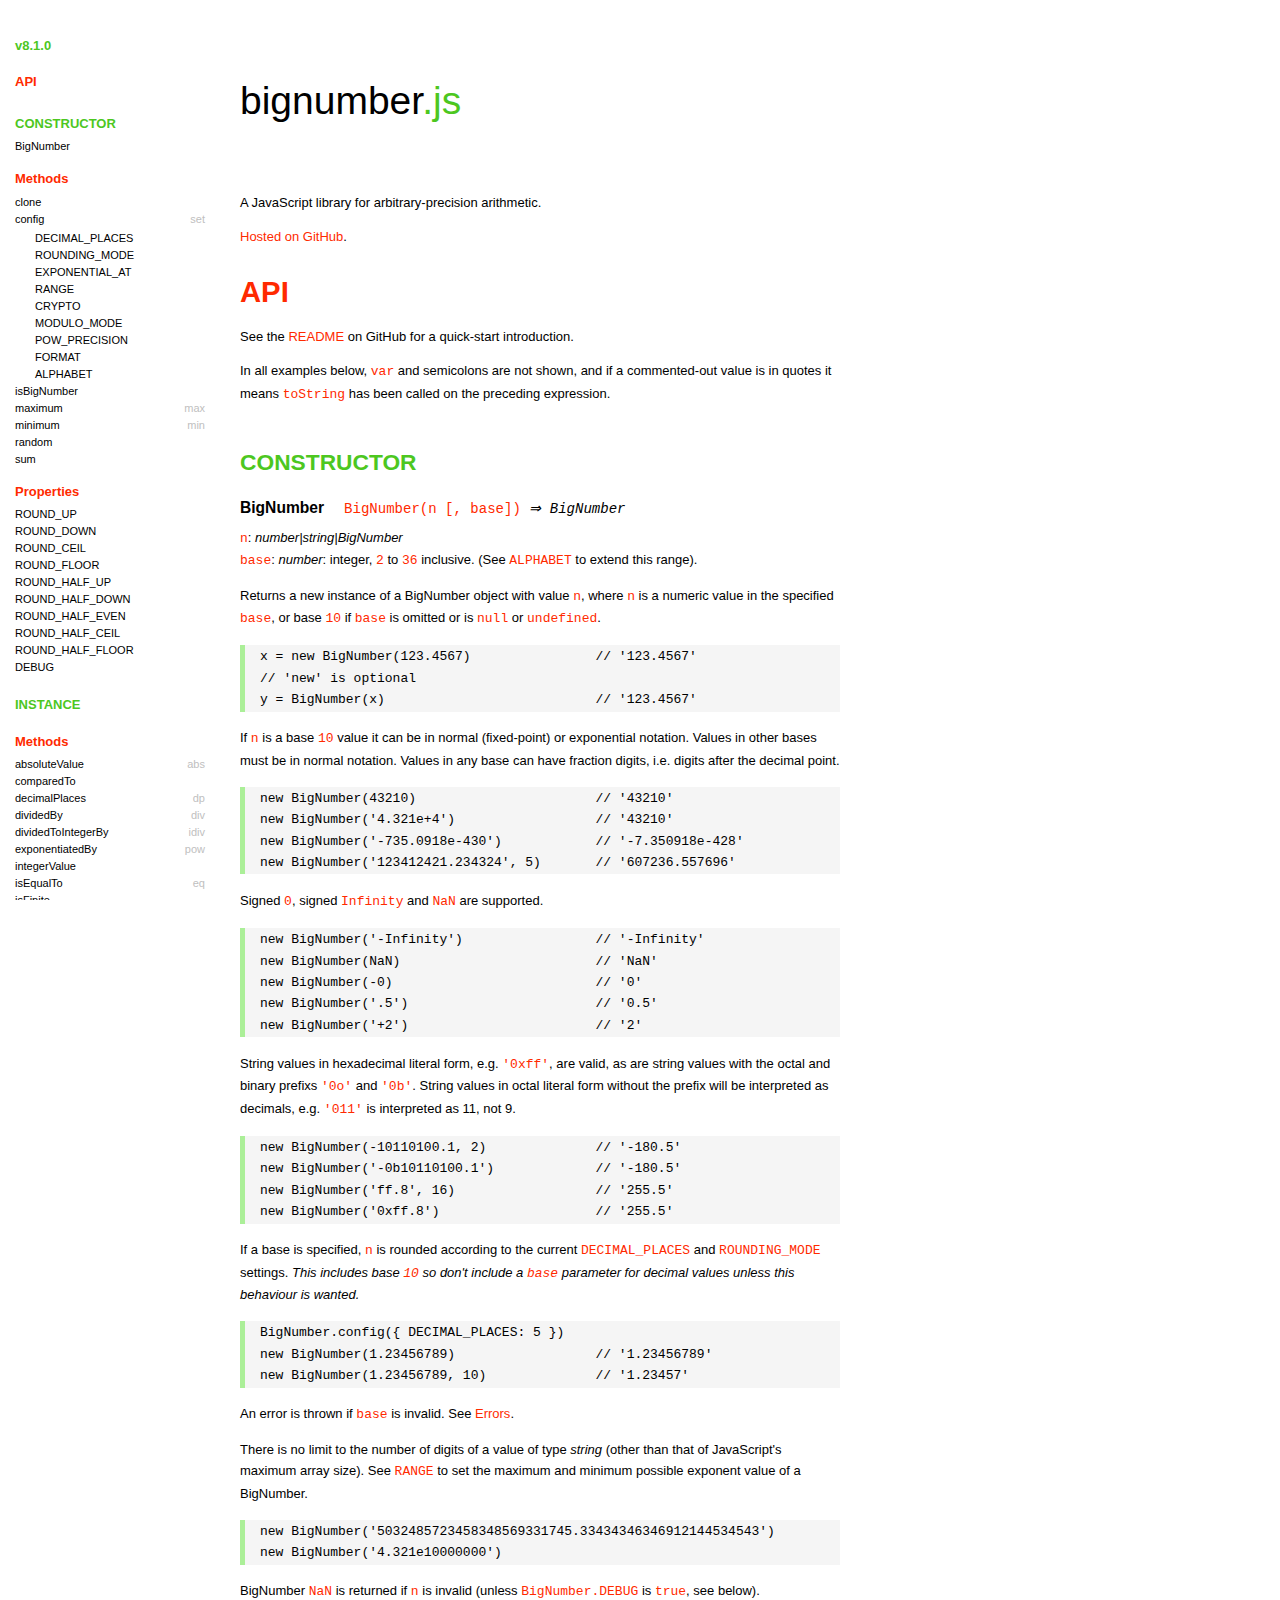
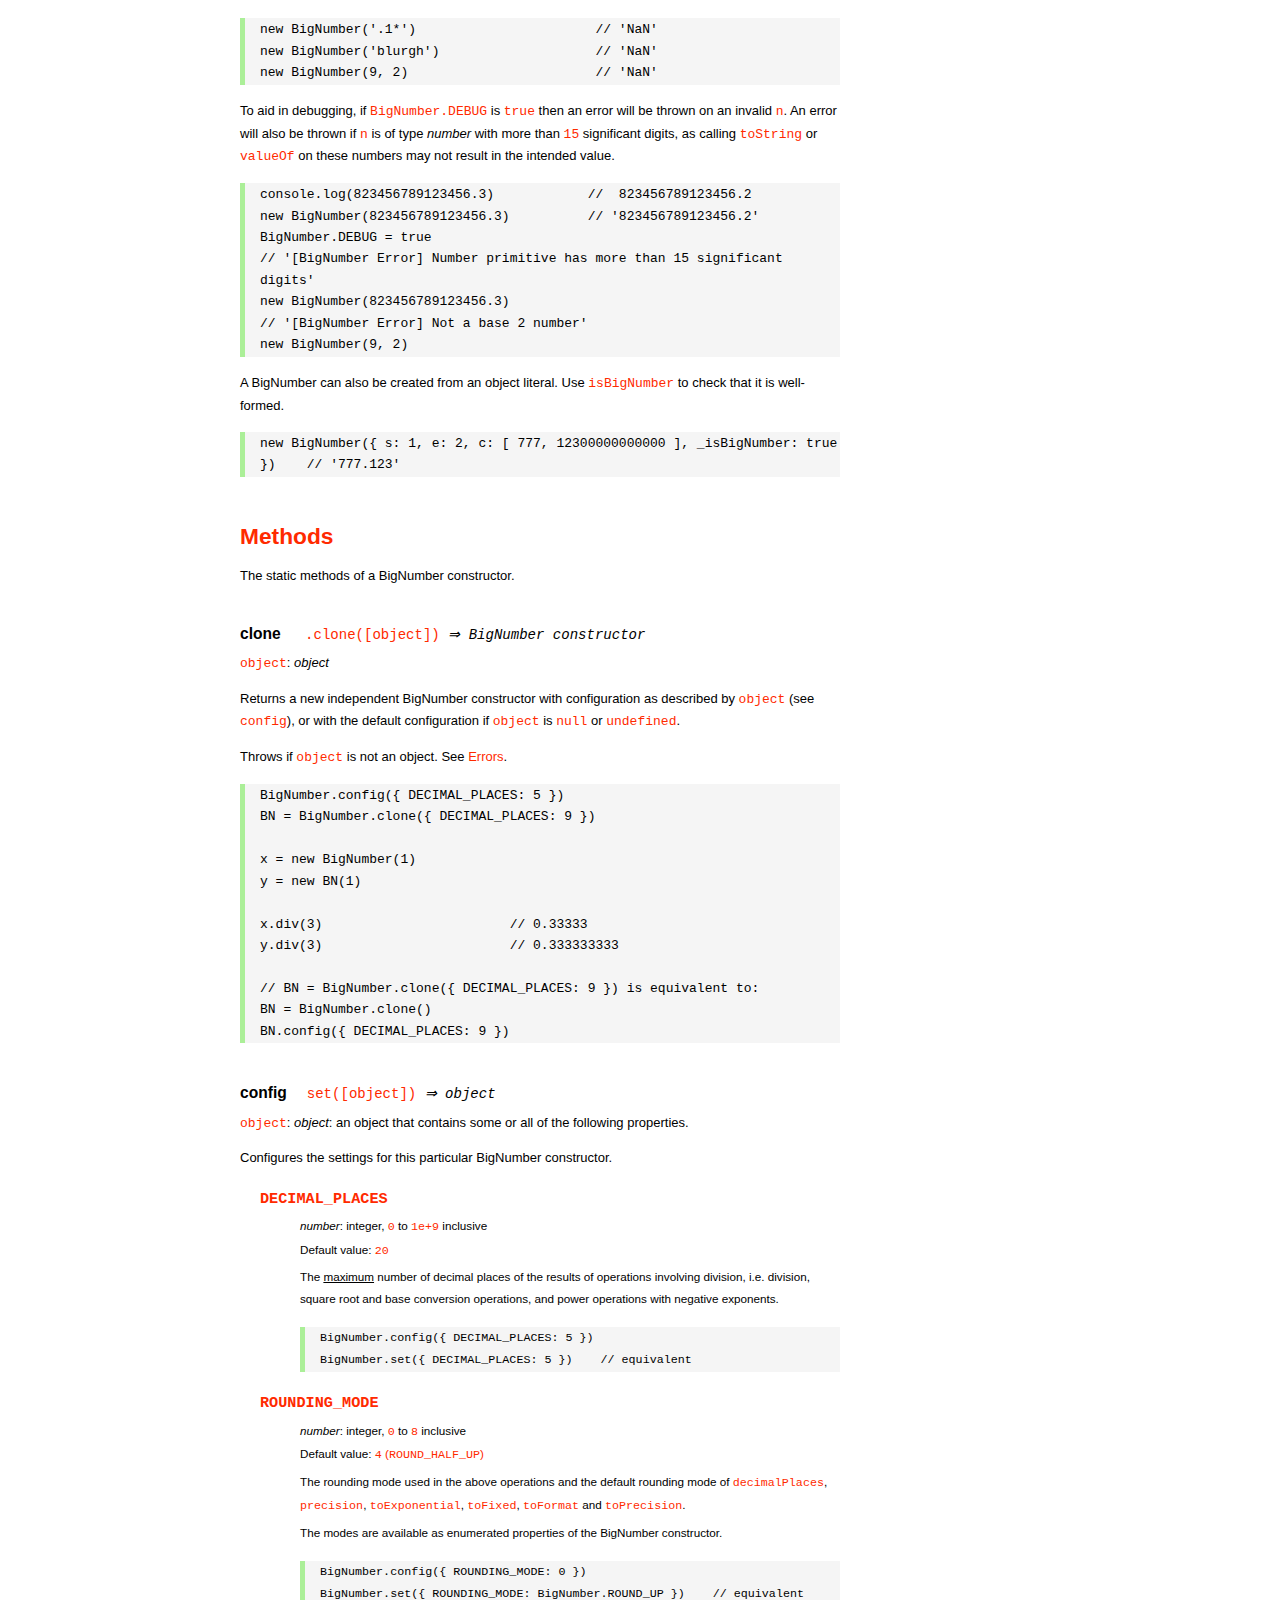
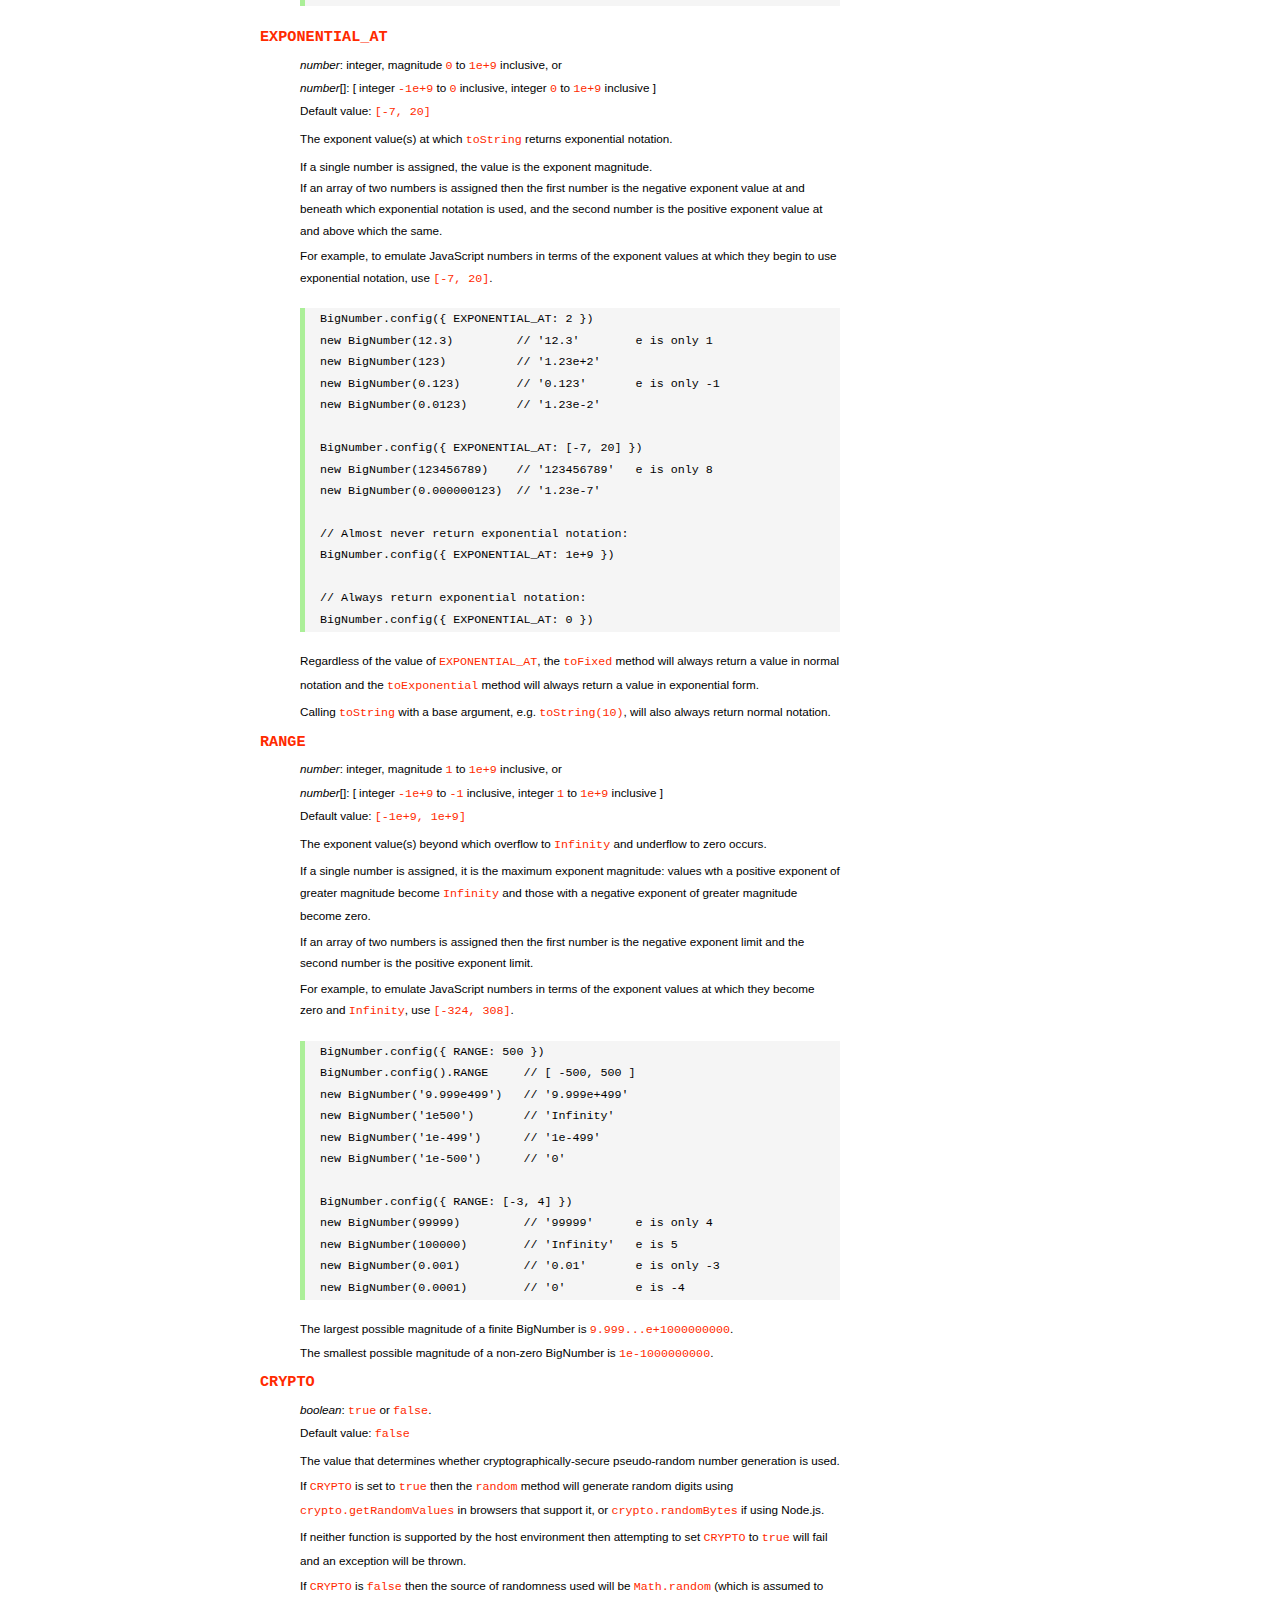
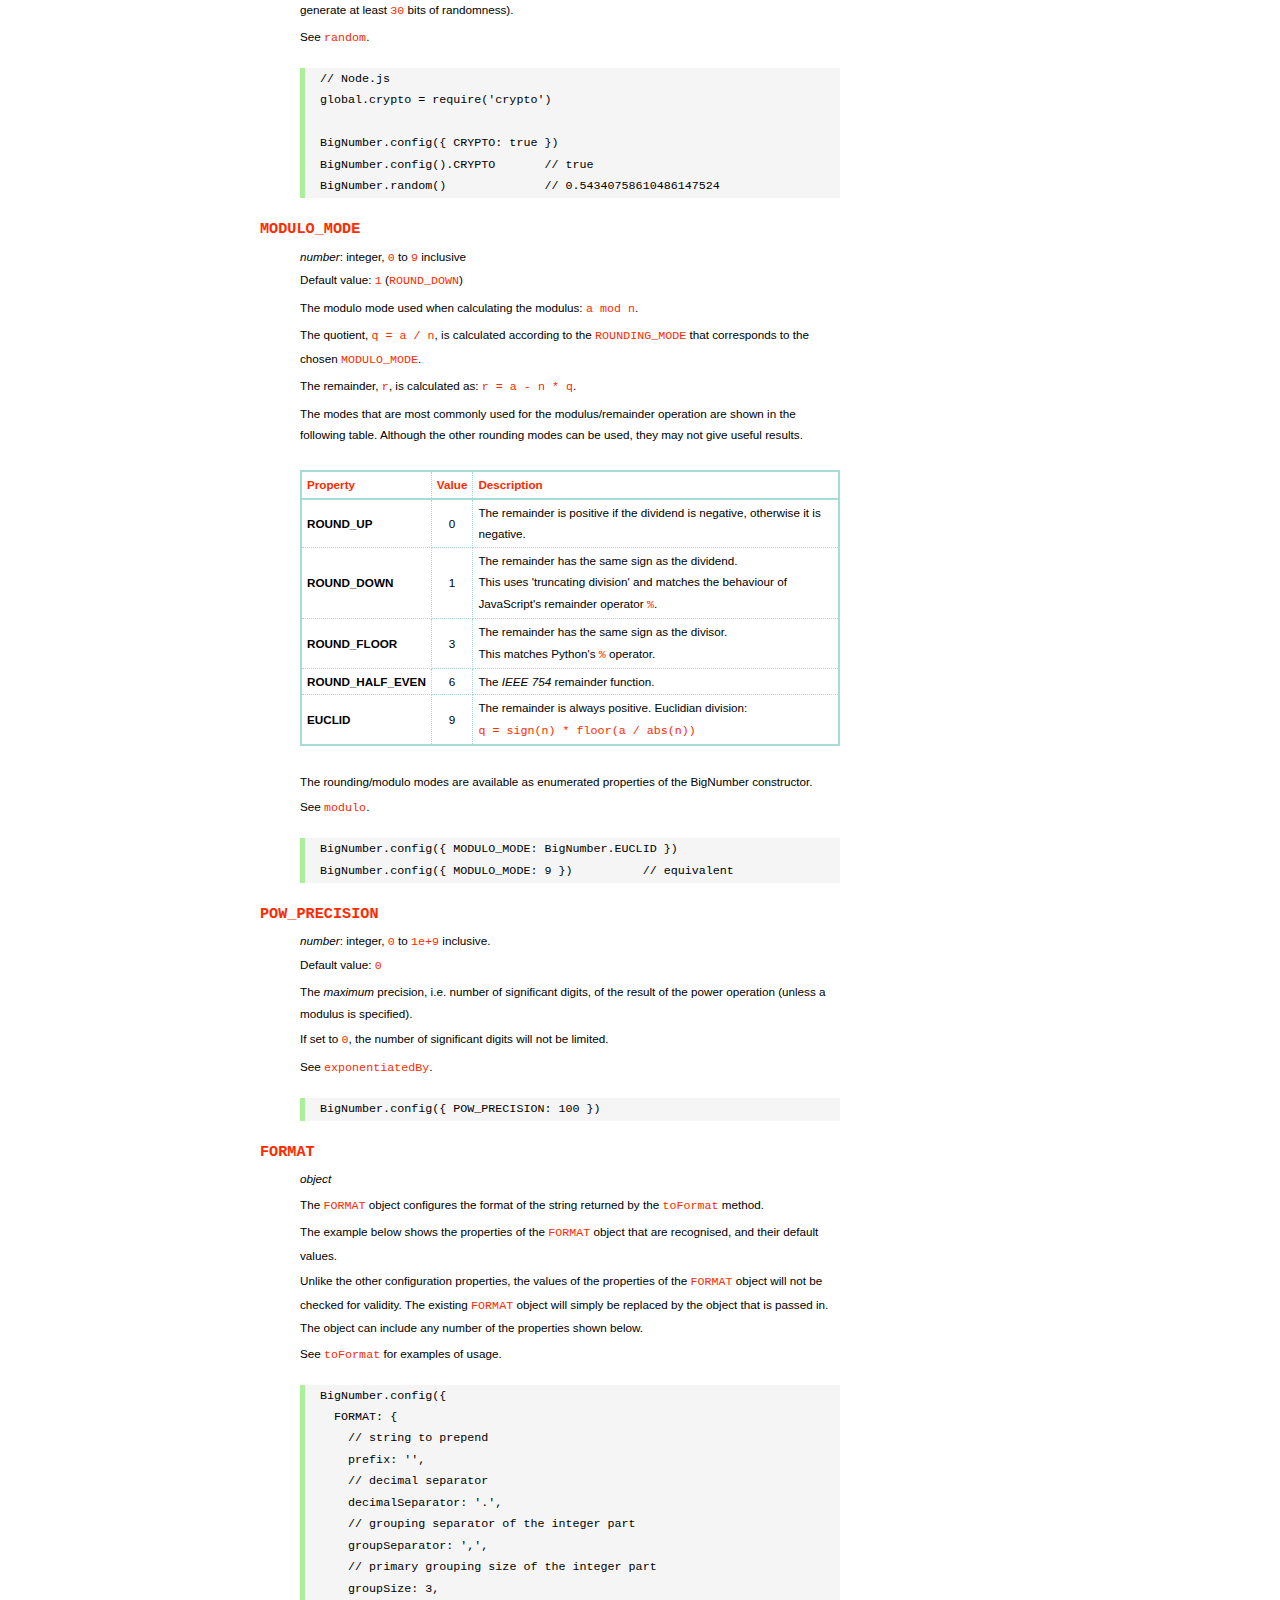
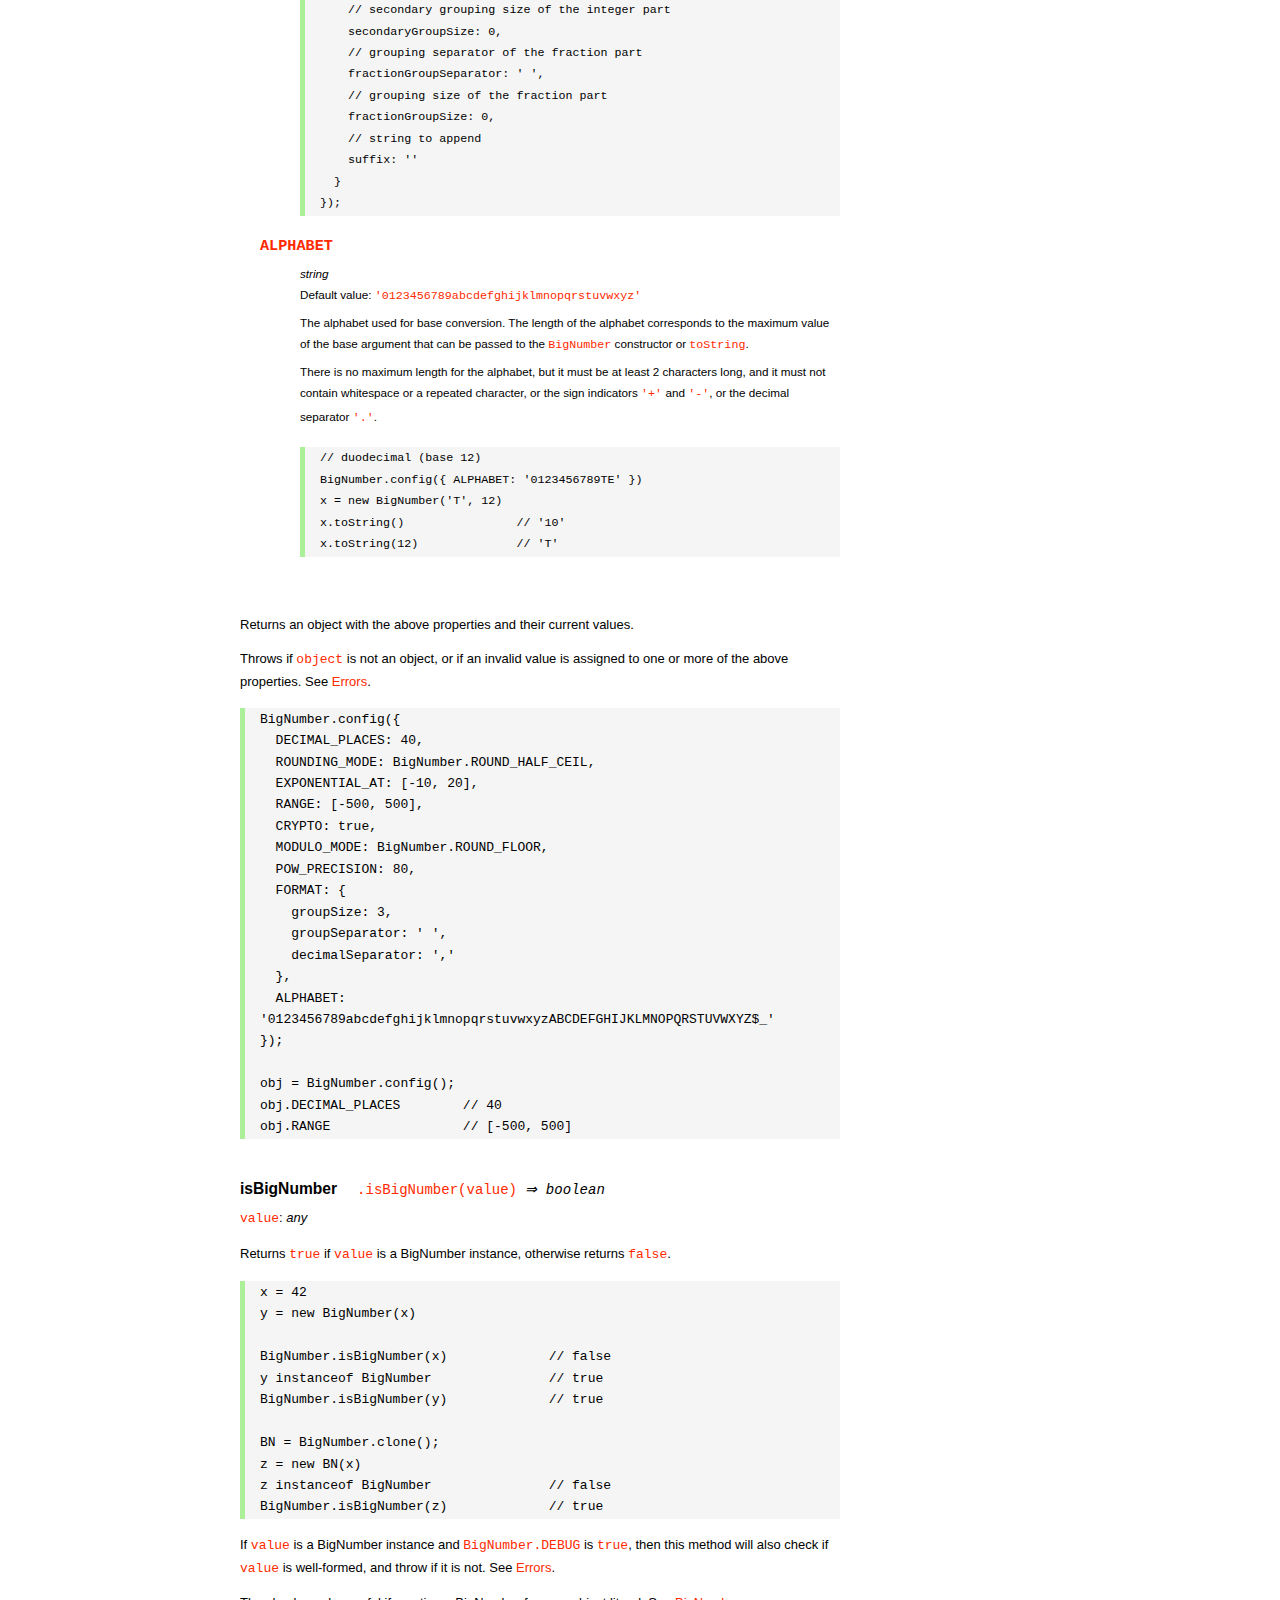
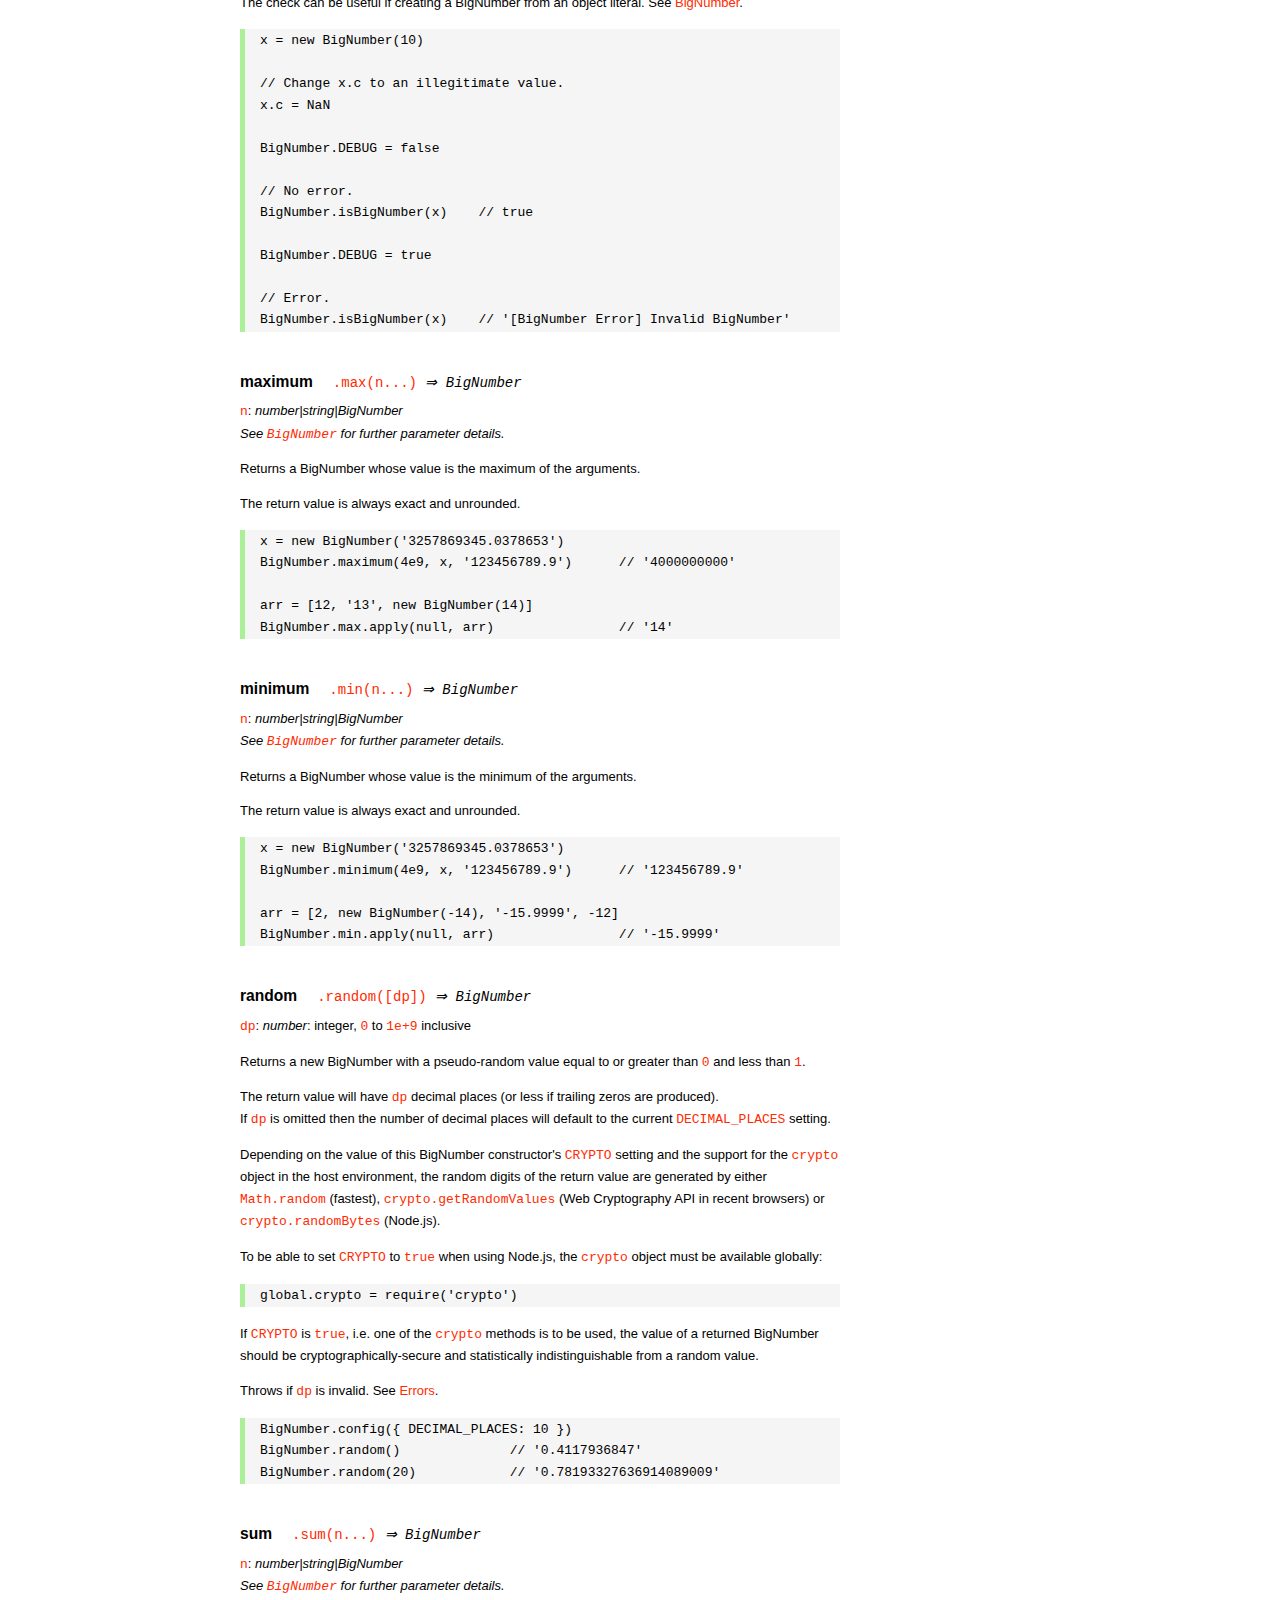
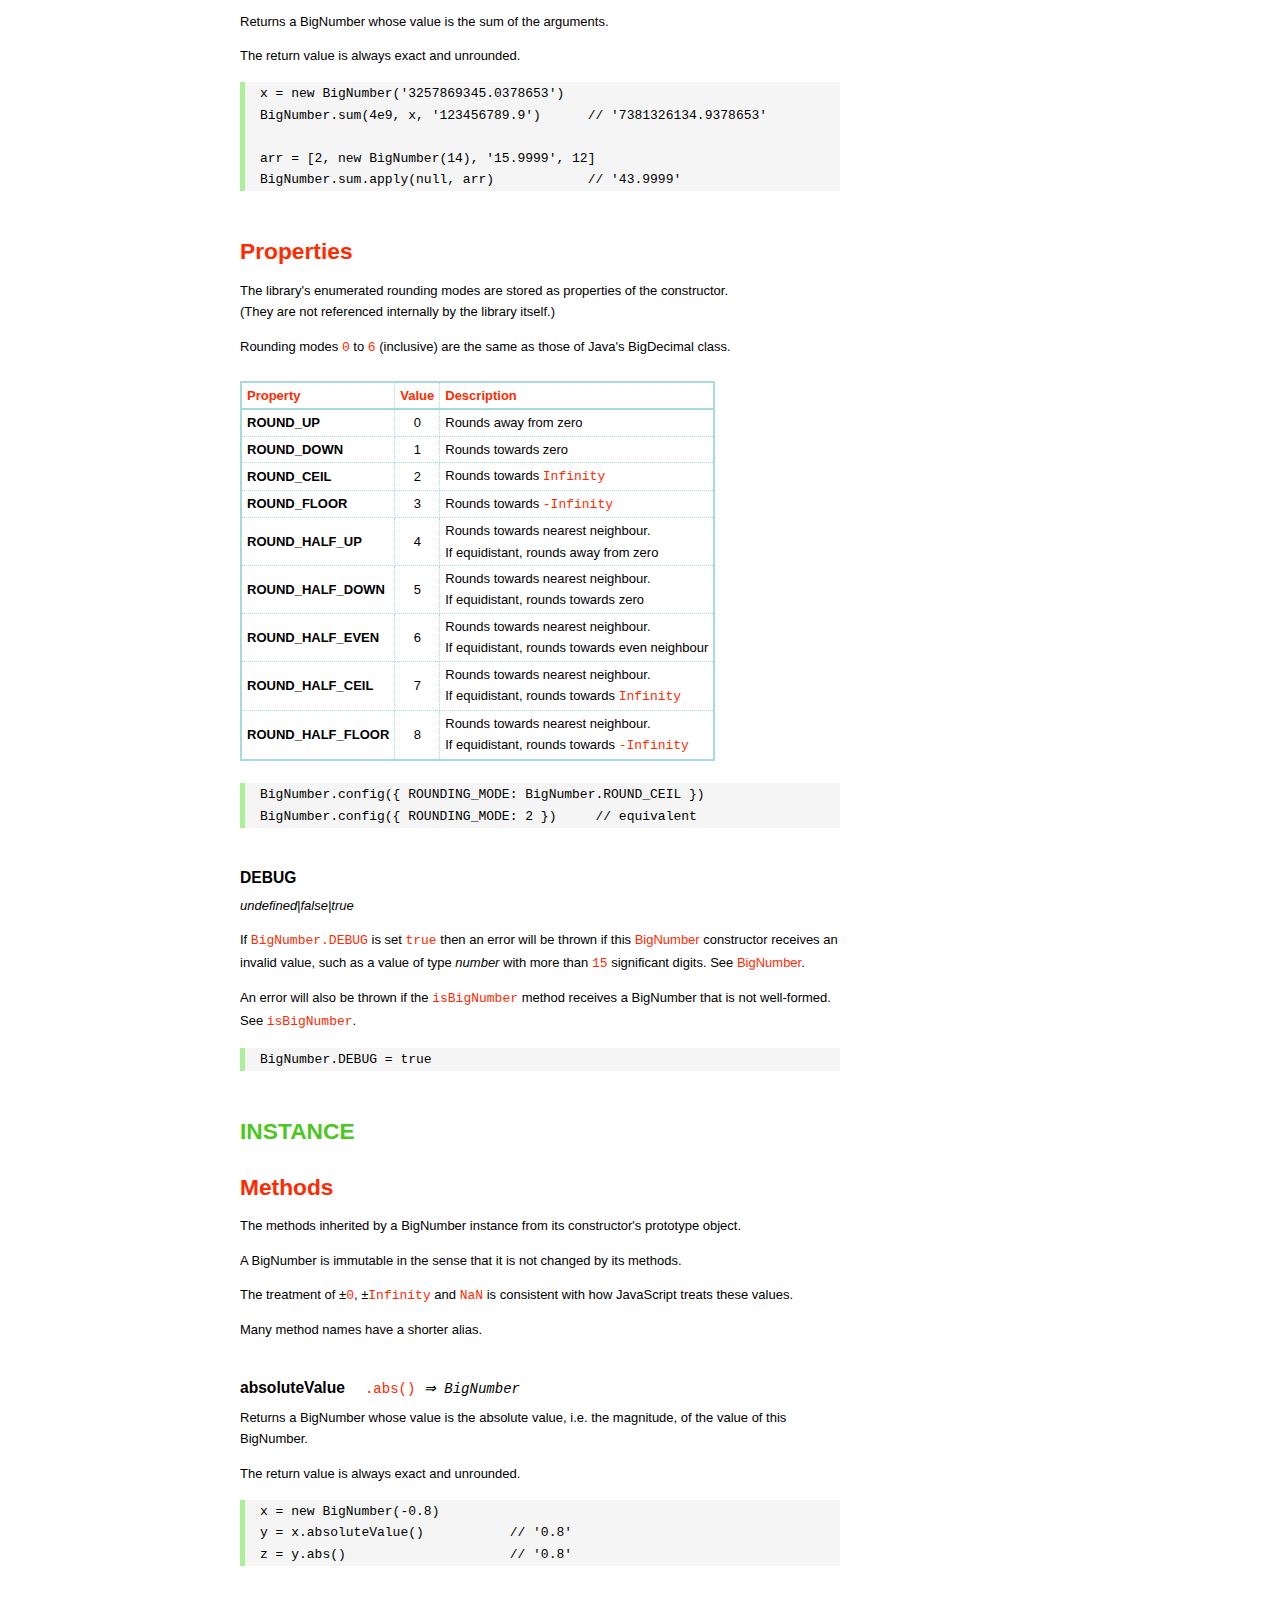
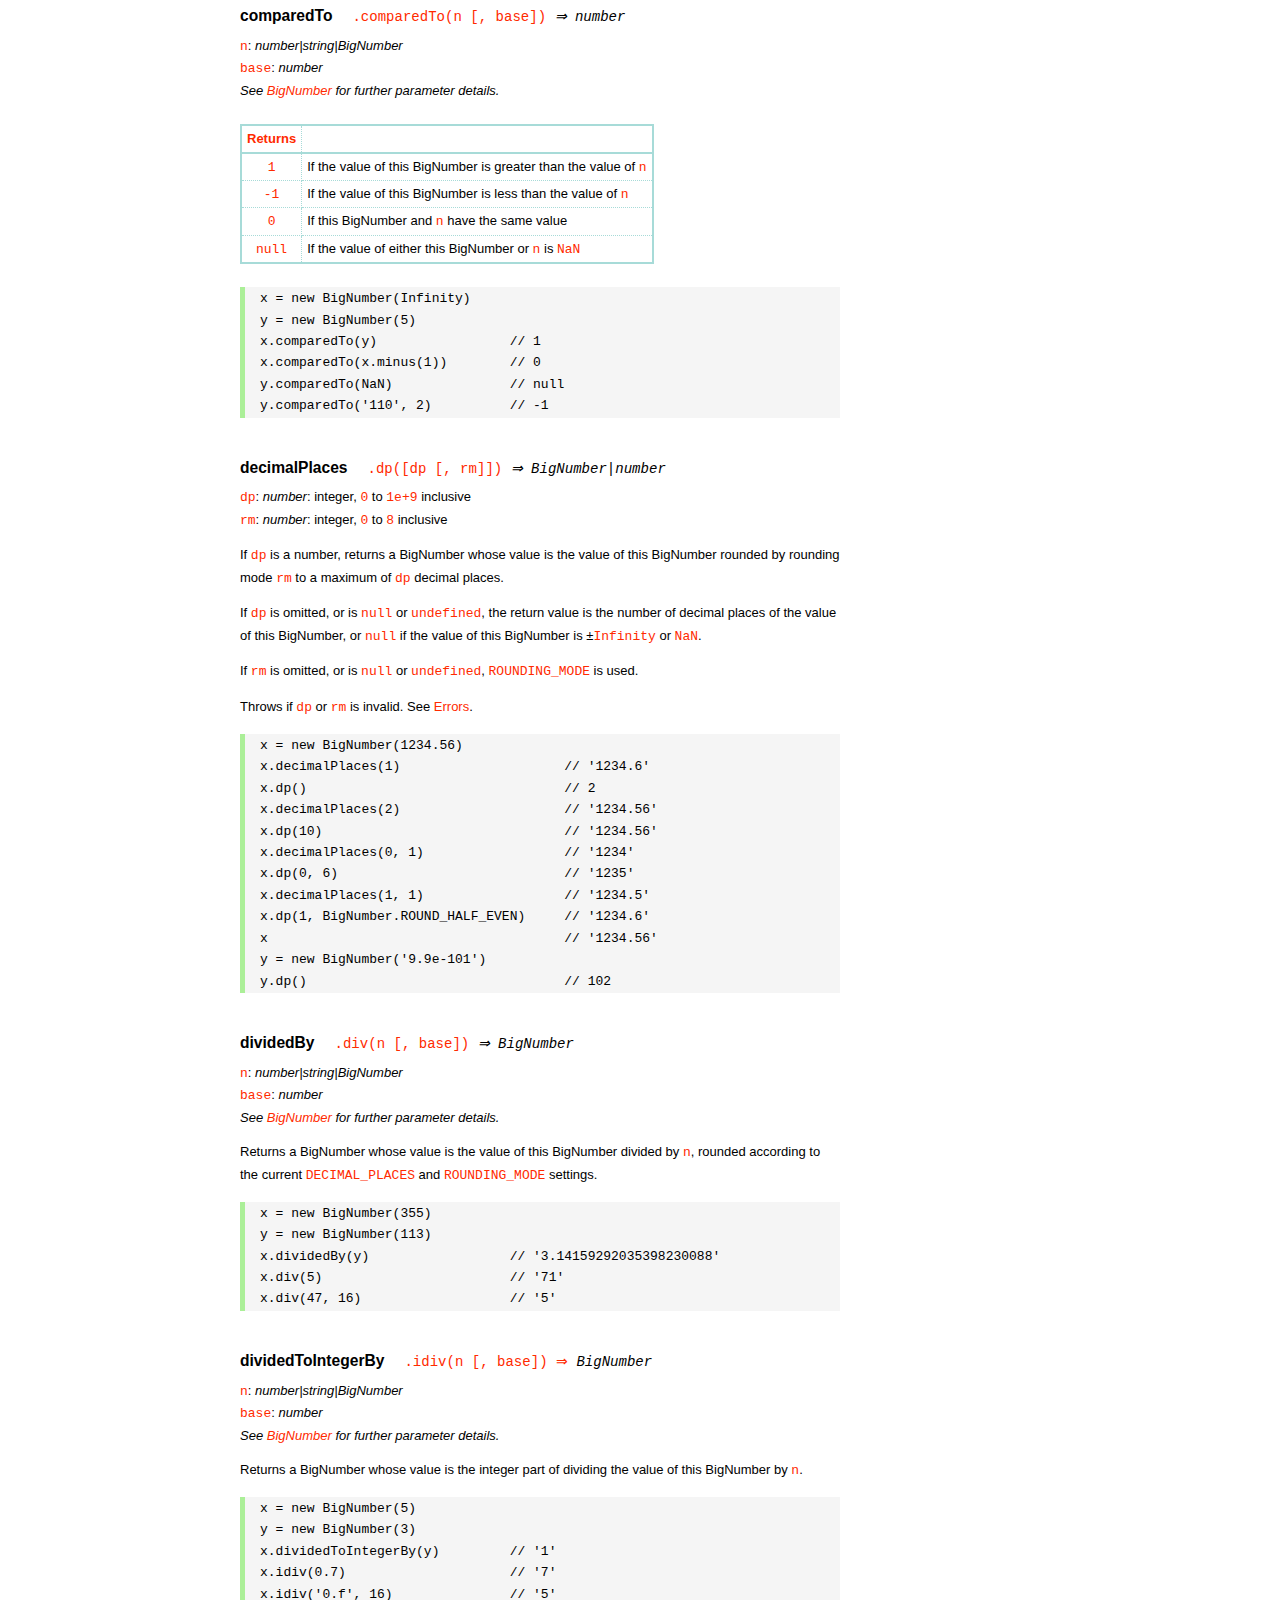
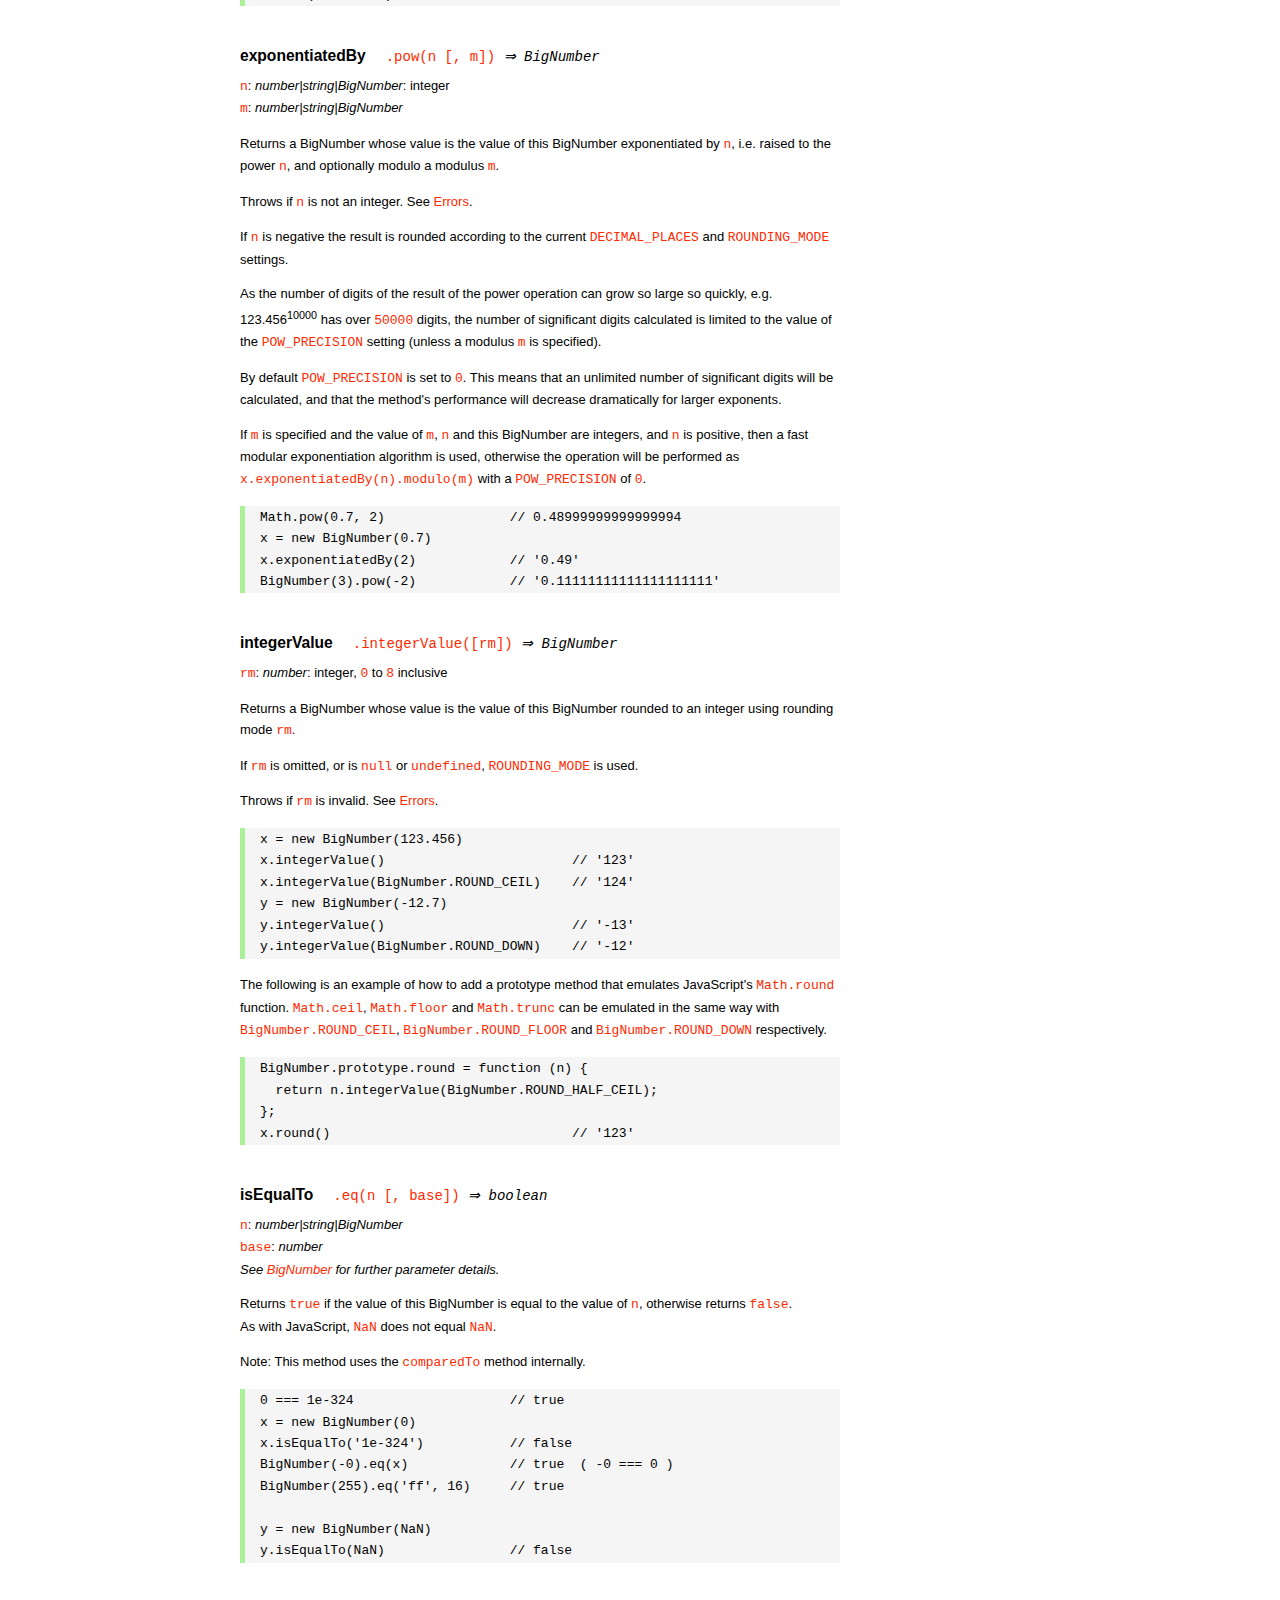
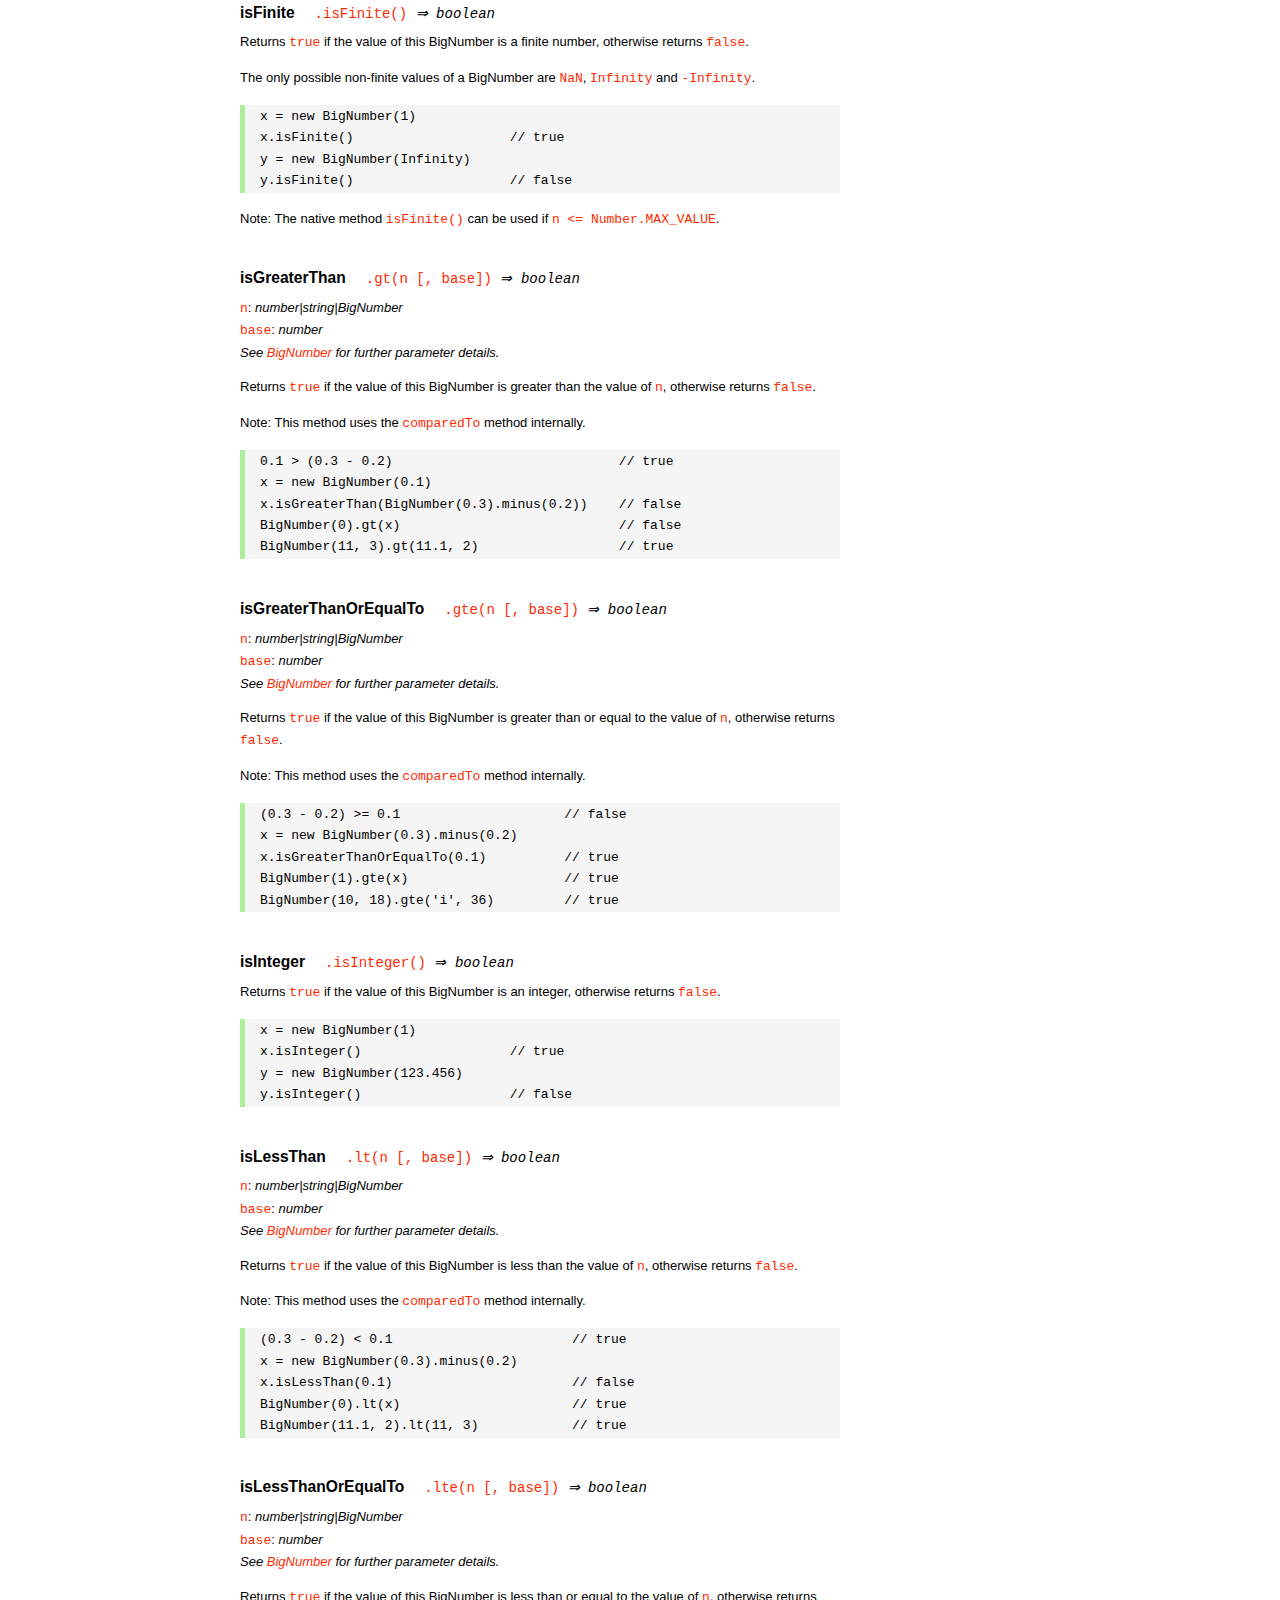
<file: bigevent-test-be/node_modules/bignumber.js/doc/API.html>
<!DOCTYPE HTML>
<html>
<head>
<meta charset="utf-8">
<meta http-equiv="X-UA-Compatible" content="IE=edge">
<meta name="Author" content="M Mclaughlin">
<title>bignumber.js API</title>
<style>
html{font-size:100%}
body{background:#fff;font-family:"Helvetica Neue",Helvetica,Arial,sans-serif;font-size:13px;
  line-height:1.65em;min-height:100%;margin:0}
body,i{color:#000}
.nav{background:#fff;position:fixed;top:0;bottom:0;left:0;width:200px;overflow-y:auto;
  padding:15px 0 30px 15px}
div.container{width:600px;margin:50px 0 50px 240px}
p{margin:0 0 1em;width:600px}
pre,ul{margin:1em 0}
h1,h2,h3,h4,h5{margin:0;padding:1.5em 0 0}
h1,h2{padding:.75em 0}
h1{font:400 3em Verdana,sans-serif;color:#000;margin-bottom:1em}
h2{font-size:2.25em;color:#ff2a00}
h3{font-size:1.75em;color:#4dc71f}
h4{font-size:1.75em;color:#ff2a00;padding-bottom:.75em}
h5{font-size:1.2em;margin-bottom:.4em}
h6{font-size:1.1em;margin-bottom:0.8em;padding:0.5em 0}
dd{padding-top:.35em}
dt{padding-top:.5em}
b{font-weight:700}
dt b{font-size:1.3em}
a,a:visited{color:#ff2a00;text-decoration:none}
a:active,a:hover{outline:0;text-decoration:underline}
.nav a,.nav b,.nav a:visited{display:block;color:#ff2a00;font-weight:700; margin-top:15px}
.nav b{color:#4dc71f;margin-top:20px;cursor:default;width:auto}
ul{list-style-type:none;padding:0 0 0 20px}
.nav ul{line-height:14px;padding-left:0;margin:5px 0 0}
.nav ul a,.nav ul a:visited,span{display:inline;color:#000;font-family:Verdana,Geneva,sans-serif;
  font-size:11px;font-weight:400;margin:0}
.inset,ul.inset{margin-left:20px}
.inset{font-size:.9em}
.nav li{width:auto;margin:0 0 3px}
.alias{font-style:italic;margin-left:20px}
table{border-collapse:collapse;border-spacing:0;border:2px solid #a7dbd8;margin:1.75em 0;padding:0}
td,th{text-align:left;margin:0;padding:2px 5px;border:1px dotted #a7dbd8}
th{border-top:2px solid #a7dbd8;border-bottom:2px solid #a7dbd8;color:#ff2a00}
code,pre{font-family:Consolas, monaco, monospace;font-weight:400}
pre{background:#f5f5f5;white-space:pre-wrap;word-wrap:break-word;border-left:5px solid #abef98;
  padding:1px 0 1px 15px;margin:1.2em 0}
code,.nav-title{color:#ff2a00}
.end{margin-bottom:25px}
.centre{text-align:center}
.error-table{font-size:13px;width:100%}
#faq{margin:3em 0 0}
li span{float:right;margin-right:10px;color:#c0c0c0}
#js{font:inherit;color:#4dc71f}
</style>
</head>
<body>

  <div class="nav">

    <b>v8.1.0</b>

	<a class='nav-title' href="#">API</a>

    <b> CONSTRUCTOR </b>
    <ul>
      <li><a href="#bignumber">BigNumber</a></li>
    </ul>

    <a href="#methods">Methods</a>
    <ul>
      <li><a href="#clone">clone</a></li>
      <li><a href="#config" >config</a><span>set</span></li>
      <li>
        <ul class="inset">
          <li><a href="#decimal-places">DECIMAL_PLACES</a></li>
          <li><a href="#rounding-mode" >ROUNDING_MODE</a></li>
          <li><a href="#exponential-at">EXPONENTIAL_AT</a></li>
          <li><a href="#range"         >RANGE</a></li>
          <li><a href="#crypto"        >CRYPTO</a></li>
          <li><a href="#modulo-mode"   >MODULO_MODE</a></li>
          <li><a href="#pow-precision" >POW_PRECISION</a></li>
          <li><a href="#format"        >FORMAT</a></li>
          <li><a href="#alphabet"      >ALPHABET</a></li>
        </ul>
      </li>
      <li><a href="#isBigNumber">isBigNumber</a></li>
      <li><a href="#max"        >maximum</a><span>max</span></li>
      <li><a href="#min"        >minimum</a><span>min</span></li>
      <li><a href="#random"     >random</a></li>
      <li><a href="#sum"        >sum</a></li>
    </ul>

    <a href="#constructor-properties">Properties</a>
    <ul>
      <li><a href="#round-up"        >ROUND_UP</a></li>
      <li><a href="#round-down"      >ROUND_DOWN</a></li>
      <li><a href="#round-ceil"      >ROUND_CEIL</a></li>
      <li><a href="#round-floor"     >ROUND_FLOOR</a></li>
      <li><a href="#round-half-up"   >ROUND_HALF_UP</a></li>
      <li><a href="#round-half-down" >ROUND_HALF_DOWN</a></li>
      <li><a href="#round-half-even" >ROUND_HALF_EVEN</a></li>
      <li><a href="#round-half-ceil" >ROUND_HALF_CEIL</a></li>
      <li><a href="#round-half-floor">ROUND_HALF_FLOOR</a></li>
      <li><a href="#debug"           >DEBUG</a></li>
    </ul>

    <b> INSTANCE </b>

    <a href="#prototype-methods">Methods</a>
    <ul>
      <li><a href="#abs"    >absoluteValue         </a><span>abs</span>  </li>
      <li><a href="#cmp"    >comparedTo            </a>                  </li>
      <li><a href="#dp"     >decimalPlaces         </a><span>dp</span>   </li>
      <li><a href="#div"    >dividedBy             </a><span>div</span>  </li>
      <li><a href="#divInt" >dividedToIntegerBy    </a><span>idiv</span> </li>
      <li><a href="#pow"    >exponentiatedBy       </a><span>pow</span>  </li>
      <li><a href="#int"    >integerValue          </a>                  </li>
      <li><a href="#eq"     >isEqualTo             </a><span>eq</span>   </li>
      <li><a href="#isF"    >isFinite              </a>                  </li>
      <li><a href="#gt"     >isGreaterThan         </a><span>gt</span>   </li>
      <li><a href="#gte"    >isGreaterThanOrEqualTo</a><span>gte</span>  </li>
      <li><a href="#isInt"  >isInteger             </a>                  </li>
      <li><a href="#lt"     >isLessThan            </a><span>lt</span>   </li>
      <li><a href="#lte"    >isLessThanOrEqualTo   </a><span>lte</span>  </li>
      <li><a href="#isNaN"  >isNaN                 </a>                  </li>
      <li><a href="#isNeg"  >isNegative            </a>                  </li>
      <li><a href="#isPos"  >isPositive            </a>                  </li>
      <li><a href="#isZ"    >isZero                </a>                  </li>
      <li><a href="#minus"  >minus                 </a>                  </li>
      <li><a href="#mod"    >modulo                </a><span>mod</span>  </li>
      <li><a href="#times"  >multipliedBy          </a><span>times</span></li>
      <li><a href="#neg"    >negated               </a>                  </li>
      <li><a href="#plus"   >plus                  </a>                  </li>
      <li><a href="#sd"     >precision             </a><span>sd</span>   </li>
      <li><a href="#shift"  >shiftedBy             </a>                  </li>
      <li><a href="#sqrt"   >squareRoot            </a><span>sqrt</span> </li>
      <li><a href="#toE"    >toExponential         </a>                  </li>
      <li><a href="#toFix"  >toFixed               </a>                  </li>
      <li><a href="#toFor"  >toFormat              </a>                  </li>
      <li><a href="#toFr"   >toFraction            </a>                  </li>
      <li><a href="#toJSON" >toJSON                </a>                  </li>
      <li><a href="#toN"    >toNumber              </a>                  </li>
      <li><a href="#toP"    >toPrecision           </a>                  </li>
      <li><a href="#toS"    >toString              </a>                  </li>
      <li><a href="#valueOf">valueOf               </a>                  </li>
    </ul>

    <a href="#instance-properties">Properties</a>
    <ul>
      <li><a href="#coefficient">c: coefficient</a></li>
      <li><a href="#exponent"   >e: exponent</a></li>
      <li><a href="#sign"       >s: sign</a></li>
    </ul>

    <a href="#zero-nan-infinity">Zero, NaN &amp; Infinity</a>
    <a href="#Errors">Errors</a>
    <a href="#type-coercion">Type coercion</a>
    <a class='end' href="#faq">FAQ</a>

  </div>

  <div class="container">

    <h1>bignumber<span id='js'>.js</span></h1>

    <p>A JavaScript library for arbitrary-precision arithmetic.</p>
    <p><a href="https://github.com/MikeMcl/bignumber.js">Hosted on GitHub</a>. </p>

    <h2>API</h2>

    <p>
      See the <a href='https://github.com/MikeMcl/bignumber.js'>README</a> on GitHub for a
      quick-start introduction.
    </p>
    <p>
      In all examples below, <code>var</code> and semicolons are not shown, and if a commented-out
      value is in quotes it means <code>toString</code> has been called on the preceding expression.
    </p>


    <h3>CONSTRUCTOR</h3>


    <h5 id="bignumber">
      BigNumber<code class='inset'>BigNumber(n [, base]) <i>&rArr; BigNumber</i></code>
    </h5>
    <p>
      <code>n</code>: <i>number|string|BigNumber</i><br />
      <code>base</code>: <i>number</i>: integer, <code>2</code> to <code>36</code> inclusive. (See
      <a href='#alphabet'><code>ALPHABET</code></a> to extend this range).
    </p>
    <p>
      Returns a new instance of a BigNumber object with value <code>n</code>, where <code>n</code>
      is a numeric value in the specified <code>base</code>, or base <code>10</code> if
      <code>base</code> is omitted or is <code>null</code> or <code>undefined</code>.
    </p>
    <pre>
x = new BigNumber(123.4567)                // '123.4567'
// 'new' is optional
y = BigNumber(x)                           // '123.4567'</pre>
    <p>
      If <code>n</code> is a base <code>10</code> value it can be in normal (fixed-point) or
      exponential notation. Values in other bases must be in normal notation. Values in any base can
      have fraction digits, i.e. digits after the decimal point.
    </p>
    <pre>
new BigNumber(43210)                       // '43210'
new BigNumber('4.321e+4')                  // '43210'
new BigNumber('-735.0918e-430')            // '-7.350918e-428'
new BigNumber('123412421.234324', 5)       // '607236.557696'</pre>
    <p>
      Signed <code>0</code>, signed <code>Infinity</code> and <code>NaN</code> are supported.
    </p>
    <pre>
new BigNumber('-Infinity')                 // '-Infinity'
new BigNumber(NaN)                         // 'NaN'
new BigNumber(-0)                          // '0'
new BigNumber('.5')                        // '0.5'
new BigNumber('+2')                        // '2'</pre>
    <p>
      String values in hexadecimal literal form, e.g. <code>'0xff'</code>, are valid, as are
      string values with the octal and binary prefixs <code>'0o'</code> and <code>'0b'</code>.
      String values in octal literal form without the prefix will be interpreted as
      decimals, e.g. <code>'011'</code> is interpreted as 11, not 9.
    </p>
    <pre>
new BigNumber(-10110100.1, 2)              // '-180.5'
new BigNumber('-0b10110100.1')             // '-180.5'
new BigNumber('ff.8', 16)                  // '255.5'
new BigNumber('0xff.8')                    // '255.5'</pre>
    <p>
      If a base is specified, <code>n</code> is rounded according to the current
      <a href='#decimal-places'><code>DECIMAL_PLACES</code></a> and
      <a href='#rounding-mode'><code>ROUNDING_MODE</code></a> settings. <em>This includes base
      <code>10</code> so don't include a <code>base</code> parameter for decimal values unless
      this behaviour is wanted.</em>
    </p>
    <pre>BigNumber.config({ DECIMAL_PLACES: 5 })
new BigNumber(1.23456789)                  // '1.23456789'
new BigNumber(1.23456789, 10)              // '1.23457'</pre>
    <p>An error is thrown if <code>base</code> is invalid. See <a href='#Errors'>Errors</a>.</p>
    <p>
      There is no limit to the number of digits of a value of type <em>string</em> (other than
      that of JavaScript's maximum array size). See <a href='#range'><code>RANGE</code></a> to set
      the maximum and minimum possible exponent value of a BigNumber.
    </p>
    <pre>
new BigNumber('5032485723458348569331745.33434346346912144534543')
new BigNumber('4.321e10000000')</pre>
    <p>BigNumber <code>NaN</code> is returned if <code>n</code> is invalid
    (unless <code>BigNumber.DEBUG</code> is <code>true</code>, see below).</p>
    <pre>
new BigNumber('.1*')                       // 'NaN'
new BigNumber('blurgh')                    // 'NaN'
new BigNumber(9, 2)                        // 'NaN'</pre>
    <p>
      To aid in debugging, if <code>BigNumber.DEBUG</code> is <code>true</code> then an error will
      be thrown on an invalid <code>n</code>. An error will also be thrown if <code>n</code> is of
      type <em>number</em> with more than <code>15</code> significant digits, as calling
      <code><a href='#toS'>toString</a></code> or <code><a href='#valueOf'>valueOf</a></code> on
      these numbers may not result in the intended value.
    </p>
      <pre>
console.log(823456789123456.3)            //  823456789123456.2
new BigNumber(823456789123456.3)          // '823456789123456.2'
BigNumber.DEBUG = true
// '[BigNumber Error] Number primitive has more than 15 significant digits'
new BigNumber(823456789123456.3)
// '[BigNumber Error] Not a base 2 number'
new BigNumber(9, 2)</pre>
    <p>
      A BigNumber can also be created from an object literal.
      Use <code><a href='#isBigNumber'>isBigNumber</a></code> to check that it is well-formed.
    </p>
    <pre>new BigNumber({ s: 1, e: 2, c: [ 777, 12300000000000 ], _isBigNumber: true })    // '777.123'</pre>




    <h4 id="methods">Methods</h4>
     <p>The static methods of a BigNumber constructor.</p>




    <h5 id="clone">clone
      <code class='inset'>.clone([object]) <i>&rArr; BigNumber constructor</i></code>
    </h5>
    <p><code>object</code>: <i>object</i></p>
    <p>
      Returns a new independent BigNumber constructor with configuration as described by
      <code>object</code> (see <a href='#config'><code>config</code></a>), or with the default
      configuration if <code>object</code> is <code>null</code> or <code>undefined</code>.
    </p>
    <p>
      Throws if <code>object</code> is not an object. See <a href='#Errors'>Errors</a>.
    </p>
    <pre>BigNumber.config({ DECIMAL_PLACES: 5 })
BN = BigNumber.clone({ DECIMAL_PLACES: 9 })

x = new BigNumber(1)
y = new BN(1)

x.div(3)                        // 0.33333
y.div(3)                        // 0.333333333

// BN = BigNumber.clone({ DECIMAL_PLACES: 9 }) is equivalent to:
BN = BigNumber.clone()
BN.config({ DECIMAL_PLACES: 9 })</pre>



    <h5 id="config">config<code class='inset'>set([object]) <i>&rArr; object</i></code></h5>
    <p>
      <code>object</code>: <i>object</i>: an object that contains some or all of the following
      properties.
    </p>
    <p>Configures the settings for this particular BigNumber constructor.</p>

    <dl class='inset'>
      <dt id="decimal-places"><code><b>DECIMAL_PLACES</b></code></dt>
      <dd>
        <i>number</i>: integer, <code>0</code> to <code>1e+9</code> inclusive<br />
        Default value: <code>20</code>
      </dd>
      <dd>
        The <u>maximum</u> number of decimal places of the results of operations involving
        division, i.e. division, square root and base conversion operations, and power
        operations with negative exponents.<br />
      </dd>
      <dd>
      <pre>BigNumber.config({ DECIMAL_PLACES: 5 })
BigNumber.set({ DECIMAL_PLACES: 5 })    // equivalent</pre>
      </dd>



      <dt id="rounding-mode"><code><b>ROUNDING_MODE</b></code></dt>
      <dd>
        <i>number</i>: integer, <code>0</code> to <code>8</code> inclusive<br />
        Default value: <code>4</code> <a href="#round-half-up">(<code>ROUND_HALF_UP</code>)</a>
      </dd>
      <dd>
        The rounding mode used in the above operations and the default rounding mode of
        <a href='#dp'><code>decimalPlaces</code></a>,
        <a href='#sd'><code>precision</code></a>,
        <a href='#toE'><code>toExponential</code></a>,
        <a href='#toFix'><code>toFixed</code></a>,
        <a href='#toFor'><code>toFormat</code></a> and
        <a href='#toP'><code>toPrecision</code></a>.
      </dd>
      <dd>The modes are available as enumerated properties of the BigNumber constructor.</dd>
       <dd>
      <pre>BigNumber.config({ ROUNDING_MODE: 0 })
BigNumber.set({ ROUNDING_MODE: BigNumber.ROUND_UP })    // equivalent</pre>
        </dd>



      <dt id="exponential-at"><code><b>EXPONENTIAL_AT</b></code></dt>
      <dd>
        <i>number</i>: integer, magnitude <code>0</code> to <code>1e+9</code> inclusive, or
        <br />
        <i>number</i>[]: [ integer <code>-1e+9</code> to <code>0</code> inclusive, integer
        <code>0</code> to <code>1e+9</code> inclusive ]<br />
        Default value: <code>[-7, 20]</code>
      </dd>
      <dd>
        The exponent value(s) at which <code>toString</code> returns exponential notation.
      </dd>
      <dd>
        If a single number is assigned, the value is the exponent magnitude.<br />
        If an array of two numbers is assigned then the first number is the negative exponent
        value at and beneath which exponential notation is used, and the second number is the
        positive exponent value at and above which the same.
      </dd>
      <dd>
        For example, to emulate JavaScript numbers in terms of the exponent values at which they
        begin to use exponential notation, use <code>[-7, 20]</code>.
      </dd>
      <dd>
      <pre>BigNumber.config({ EXPONENTIAL_AT: 2 })
new BigNumber(12.3)         // '12.3'        e is only 1
new BigNumber(123)          // '1.23e+2'
new BigNumber(0.123)        // '0.123'       e is only -1
new BigNumber(0.0123)       // '1.23e-2'

BigNumber.config({ EXPONENTIAL_AT: [-7, 20] })
new BigNumber(123456789)    // '123456789'   e is only 8
new BigNumber(0.000000123)  // '1.23e-7'

// Almost never return exponential notation:
BigNumber.config({ EXPONENTIAL_AT: 1e+9 })

// Always return exponential notation:
BigNumber.config({ EXPONENTIAL_AT: 0 })</pre>
      </dd>
      <dd>
        Regardless of the value of <code>EXPONENTIAL_AT</code>, the <code>toFixed</code> method
        will always return a value in normal notation and the <code>toExponential</code> method
        will always return a value in exponential form.
      </dd>
      <dd>
        Calling <code>toString</code> with a base argument, e.g. <code>toString(10)</code>, will
        also always return normal notation.
      </dd>



      <dt id="range"><code><b>RANGE</b></code></dt>
      <dd>
        <i>number</i>: integer, magnitude <code>1</code> to <code>1e+9</code> inclusive, or
        <br />
        <i>number</i>[]: [ integer <code>-1e+9</code> to <code>-1</code> inclusive, integer
        <code>1</code> to <code>1e+9</code> inclusive ]<br />
        Default value: <code>[-1e+9, 1e+9]</code>
      </dd>
      <dd>
        The exponent value(s) beyond which overflow to <code>Infinity</code> and underflow to
        zero occurs.
      </dd>
      <dd>
        If a single number is assigned, it is the maximum exponent magnitude: values wth a
        positive exponent of greater magnitude become <code>Infinity</code> and those with a
        negative exponent of greater magnitude become zero.
      <dd>
        If an array of two numbers is assigned then the first number is the negative exponent
        limit and the second number is the positive exponent limit.
      </dd>
      <dd>
        For example, to emulate JavaScript numbers in terms of the exponent values at which they
        become zero and <code>Infinity</code>, use <code>[-324, 308]</code>.
      </dd>
      <dd>
      <pre>BigNumber.config({ RANGE: 500 })
BigNumber.config().RANGE     // [ -500, 500 ]
new BigNumber('9.999e499')   // '9.999e+499'
new BigNumber('1e500')       // 'Infinity'
new BigNumber('1e-499')      // '1e-499'
new BigNumber('1e-500')      // '0'

BigNumber.config({ RANGE: [-3, 4] })
new BigNumber(99999)         // '99999'      e is only 4
new BigNumber(100000)        // 'Infinity'   e is 5
new BigNumber(0.001)         // '0.01'       e is only -3
new BigNumber(0.0001)        // '0'          e is -4</pre>
      </dd>
      <dd>
        The largest possible magnitude of a finite BigNumber is
        <code>9.999...e+1000000000</code>.<br />
        The smallest possible magnitude of a non-zero BigNumber is <code>1e-1000000000</code>.
      </dd>



      <dt id="crypto"><code><b>CRYPTO</b></code></dt>
      <dd>
        <i>boolean</i>: <code>true</code> or <code>false</code>.<br />
        Default value: <code>false</code>
      </dd>
      <dd>
        The value that determines whether cryptographically-secure pseudo-random number
        generation is used.
      </dd>
      <dd>
        If <code>CRYPTO</code> is set to <code>true</code> then the
        <a href='#random'><code>random</code></a> method will generate random digits using
        <code>crypto.getRandomValues</code> in browsers that support it, or
        <code>crypto.randomBytes</code> if using Node.js.
      </dd>
      <dd>
        If neither function is supported by the host environment then attempting to set
        <code>CRYPTO</code> to <code>true</code> will fail and an exception will be thrown.
      </dd>
      <dd>
        If <code>CRYPTO</code> is <code>false</code> then the source of randomness used will be
        <code>Math.random</code> (which is assumed to generate at least <code>30</code> bits of
        randomness).
      </dd>
      <dd>See <a href='#random'><code>random</code></a>.</dd>
      <dd>
      <pre>
// Node.js
global.crypto = require('crypto')

BigNumber.config({ CRYPTO: true })
BigNumber.config().CRYPTO       // true
BigNumber.random()              // 0.54340758610486147524</pre>
      </dd>



      <dt id="modulo-mode"><code><b>MODULO_MODE</b></code></dt>
      <dd>
        <i>number</i>: integer, <code>0</code> to <code>9</code> inclusive<br />
        Default value: <code>1</code> (<a href="#round-down"><code>ROUND_DOWN</code></a>)
      </dd>
      <dd>The modulo mode used when calculating the modulus: <code>a mod n</code>.</dd>
      <dd>
        The quotient, <code>q = a / n</code>, is calculated according to the
        <a href='#rounding-mode'><code>ROUNDING_MODE</code></a> that corresponds to the chosen
        <code>MODULO_MODE</code>.
      </dd>
      <dd>The remainder, <code>r</code>, is calculated as: <code>r = a - n * q</code>.</dd>
      <dd>
        The modes that are most commonly used for the modulus/remainder operation are shown in
        the following table. Although the other rounding modes can be used, they may not give
        useful results.
      </dd>
      <dd>
        <table>
          <tr><th>Property</th><th>Value</th><th>Description</th></tr>
          <tr>
            <td><b>ROUND_UP</b></td><td class='centre'>0</td>
            <td>
              The remainder is positive if the dividend is negative, otherwise it is negative.
            </td>
          </tr>
          <tr>
            <td><b>ROUND_DOWN</b></td><td class='centre'>1</td>
            <td>
              The remainder has the same sign as the dividend.<br />
              This uses 'truncating division' and matches the behaviour of JavaScript's
              remainder operator <code>%</code>.
            </td>
          </tr>
          <tr>
            <td><b>ROUND_FLOOR</b></td><td class='centre'>3</td>
            <td>
              The remainder has the same sign as the divisor.<br />
              This matches Python's <code>%</code> operator.
            </td>
          </tr>
          <tr>
            <td><b>ROUND_HALF_EVEN</b></td><td class='centre'>6</td>
            <td>The <i>IEEE 754</i> remainder function.</td>
          </tr>
           <tr>
             <td><b>EUCLID</b></td><td class='centre'>9</td>
             <td>
               The remainder is always positive. Euclidian division: <br />
               <code>q = sign(n) * floor(a / abs(n))</code>
             </td>
           </tr>
        </table>
      </dd>
      <dd>
        The rounding/modulo modes are available as enumerated properties of the BigNumber
        constructor.
      </dd>
      <dd>See <a href='#mod'><code>modulo</code></a>.</dd>
      <dd>
        <pre>BigNumber.config({ MODULO_MODE: BigNumber.EUCLID })
BigNumber.config({ MODULO_MODE: 9 })          // equivalent</pre>
      </dd>



      <dt id="pow-precision"><code><b>POW_PRECISION</b></code></dt>
      <dd>
        <i>number</i>: integer, <code>0</code> to <code>1e+9</code> inclusive.<br />
        Default value: <code>0</code>
      </dd>
      <dd>
        The <i>maximum</i> precision, i.e. number of significant digits, of the result of the power
        operation (unless a modulus is specified).
      </dd>
      <dd>If set to <code>0</code>, the number of significant digits will not be limited.</dd>
      <dd>See <a href='#pow'><code>exponentiatedBy</code></a>.</dd>
      <dd><pre>BigNumber.config({ POW_PRECISION: 100 })</pre></dd>



      <dt id="format"><code><b>FORMAT</b></code></dt>
      <dd><i>object</i></dd>
      <dd>
        The <code>FORMAT</code> object configures the format of the string returned by the
        <a href='#toFor'><code>toFormat</code></a> method.
      </dd>
      <dd>
        The example below shows the properties of the <code>FORMAT</code> object that are
        recognised, and their default values.
      </dd>
      <dd>
         Unlike the other configuration properties, the values of the properties of the
         <code>FORMAT</code> object will not be checked for validity. The existing
         <code>FORMAT</code> object will simply be replaced by the object that is passed in.
         The object can include any number of the properties shown below.
      </dd>
      <dd>See <a href='#toFor'><code>toFormat</code></a> for examples of usage.</dd>
      <dd>
      <pre>
BigNumber.config({
  FORMAT: {
    // string to prepend
    prefix: '',
    // decimal separator
    decimalSeparator: '.',
    // grouping separator of the integer part
    groupSeparator: ',',
    // primary grouping size of the integer part
    groupSize: 3,
    // secondary grouping size of the integer part
    secondaryGroupSize: 0,
    // grouping separator of the fraction part
    fractionGroupSeparator: ' ',
    // grouping size of the fraction part
    fractionGroupSize: 0,
    // string to append
    suffix: ''
  }
});</pre>
      </dd>



      <dt id="alphabet"><code><b>ALPHABET</b></code></dt>
      <dd>
        <i>string</i><br />
        Default value: <code>'0123456789abcdefghijklmnopqrstuvwxyz'</code>
      </dd>
      <dd>
        The alphabet used for base conversion. The length of the alphabet corresponds to the
        maximum value of the base argument that can be passed to the
        <a href='#bignumber'><code>BigNumber</code></a> constructor or
        <a href='#toS'><code>toString</code></a>.
      </dd>
      <dd>
        There is no maximum length for the alphabet, but it must be at least 2 characters long, and
        it must not contain whitespace or a repeated character, or the sign indicators
        <code>'+'</code> and <code>'-'</code>, or the decimal separator <code>'.'</code>.
      </dd>
      <dd>
        <pre>// duodecimal (base 12)
BigNumber.config({ ALPHABET: '0123456789TE' })
x = new BigNumber('T', 12)
x.toString()                // '10'
x.toString(12)              // 'T'</pre>
      </dd>



    </dl>
    <br /><br />
    <p>Returns an object with the above properties and their current values.</p>
    <p>
      Throws if <code>object</code> is not an object, or if an invalid value is assigned to
      one or more of the above properties. See <a href='#Errors'>Errors</a>.
    </p>
    <pre>
BigNumber.config({
  DECIMAL_PLACES: 40,
  ROUNDING_MODE: BigNumber.ROUND_HALF_CEIL,
  EXPONENTIAL_AT: [-10, 20],
  RANGE: [-500, 500],
  CRYPTO: true,
  MODULO_MODE: BigNumber.ROUND_FLOOR,
  POW_PRECISION: 80,
  FORMAT: {
    groupSize: 3,
    groupSeparator: ' ',
    decimalSeparator: ','
  },
  ALPHABET: '0123456789abcdefghijklmnopqrstuvwxyzABCDEFGHIJKLMNOPQRSTUVWXYZ$_'
});

obj = BigNumber.config();
obj.DECIMAL_PLACES        // 40
obj.RANGE                 // [-500, 500]</pre>



    <h5 id="isBigNumber">
      isBigNumber<code class='inset'>.isBigNumber(value) <i>&rArr; boolean</i></code>
    </h5>
    <p><code>value</code>: <i>any</i><br /></p>
    <p>
      Returns <code>true</code> if <code>value</code> is a BigNumber instance, otherwise returns
      <code>false</code>.
    </p>
    <pre>x = 42
y = new BigNumber(x)

BigNumber.isBigNumber(x)             // false
y instanceof BigNumber               // true
BigNumber.isBigNumber(y)             // true

BN = BigNumber.clone();
z = new BN(x)
z instanceof BigNumber               // false
BigNumber.isBigNumber(z)             // true</pre>
    <p>
      If <code>value</code> is a BigNumber instance and <code>BigNumber.DEBUG</code> is <code>true</code>,
      then this method will also check if <code>value</code> is well-formed, and throw if it is not.
      See <a href='#Errors'>Errors</a>.
    </p>
    <p>
      The check can be useful if creating a BigNumber from an object literal.
      See <a href='#bignumber'>BigNumber</a>.
    </p>
    <pre>
x = new BigNumber(10)

// Change x.c to an illegitimate value.
x.c = NaN

BigNumber.DEBUG = false

// No error.
BigNumber.isBigNumber(x)    // true

BigNumber.DEBUG = true

// Error.
BigNumber.isBigNumber(x)    // '[BigNumber Error] Invalid BigNumber'</pre>



    <h5 id="max">maximum<code class='inset'>.max(n...) <i>&rArr; BigNumber</i></code></h5>
    <p>
      <code>n</code>: <i>number|string|BigNumber</i><br />
      <i>See <code><a href="#bignumber">BigNumber</a></code> for further parameter details.</i>
    </p>
    <p>
      Returns a BigNumber whose value is the maximum of the arguments.
    </p>
    <p>The return value is always exact and unrounded.</p>
    <pre>x = new BigNumber('3257869345.0378653')
BigNumber.maximum(4e9, x, '123456789.9')      // '4000000000'

arr = [12, '13', new BigNumber(14)]
BigNumber.max.apply(null, arr)                // '14'</pre>



    <h5 id="min">minimum<code class='inset'>.min(n...) <i>&rArr; BigNumber</i></code></h5>
    <p>
      <code>n</code>: <i>number|string|BigNumber</i><br />
      <i>See <code><a href="#bignumber">BigNumber</a></code> for further parameter details.</i>
    </p>
    <p>
      Returns a BigNumber whose value is the minimum of the arguments.
    </p>
    <p>The return value is always exact and unrounded.</p>
    <pre>x = new BigNumber('3257869345.0378653')
BigNumber.minimum(4e9, x, '123456789.9')      // '123456789.9'

arr = [2, new BigNumber(-14), '-15.9999', -12]
BigNumber.min.apply(null, arr)                // '-15.9999'</pre>



    <h5 id="random">
      random<code class='inset'>.random([dp]) <i>&rArr; BigNumber</i></code>
    </h5>
    <p><code>dp</code>: <i>number</i>: integer, <code>0</code> to <code>1e+9</code> inclusive</p>
    <p>
      Returns a new BigNumber with a pseudo-random value equal to or greater than <code>0</code> and
      less than <code>1</code>.
    </p>
    <p>
      The return value will have <code>dp</code> decimal places (or less if trailing zeros are
      produced).<br />
      If <code>dp</code> is omitted then the number of decimal places will default to the current
      <a href='#decimal-places'><code>DECIMAL_PLACES</code></a> setting.
    </p>
    <p>
      Depending on the value of this BigNumber constructor's
      <a href='#crypto'><code>CRYPTO</code></a> setting and the support for the
      <code>crypto</code> object in the host environment, the random digits of the return value are
      generated by either <code>Math.random</code> (fastest), <code>crypto.getRandomValues</code>
      (Web Cryptography API in recent browsers) or <code>crypto.randomBytes</code> (Node.js).
    </p>
    <p>
      To be able to set <a href='#crypto'><code>CRYPTO</code></a> to <code>true</code> when using
      Node.js, the <code>crypto</code> object must be available globally:
    </p>
    <pre>global.crypto = require('crypto')</pre>
    <p>
      If <a href='#crypto'><code>CRYPTO</code></a> is <code>true</code>, i.e. one of the
      <code>crypto</code> methods is to be used, the value of a returned BigNumber should be
      cryptographically-secure and statistically indistinguishable from a random value.
    </p>
    <p>
      Throws if <code>dp</code> is invalid. See <a href='#Errors'>Errors</a>.
    </p>
    <pre>BigNumber.config({ DECIMAL_PLACES: 10 })
BigNumber.random()              // '0.4117936847'
BigNumber.random(20)            // '0.78193327636914089009'</pre>



    <h5 id="sum">sum<code class='inset'>.sum(n...) <i>&rArr; BigNumber</i></code></h5>
    <p>
      <code>n</code>: <i>number|string|BigNumber</i><br />
      <i>See <code><a href="#bignumber">BigNumber</a></code> for further parameter details.</i>
    </p>
    <p>Returns a BigNumber whose value is the sum of the arguments.</p>
    <p>The return value is always exact and unrounded.</p>
    <pre>x = new BigNumber('3257869345.0378653')
BigNumber.sum(4e9, x, '123456789.9')      // '7381326134.9378653'

arr = [2, new BigNumber(14), '15.9999', 12]
BigNumber.sum.apply(null, arr)            // '43.9999'</pre>



    <h4 id="constructor-properties">Properties</h4>
    <p>
      The library's enumerated rounding modes are stored as properties of the constructor.<br />
      (They are not referenced internally by the library itself.)
    </p>
    <p>
      Rounding modes <code>0</code> to <code>6</code> (inclusive) are the same as those of Java's
      BigDecimal class.
    </p>
    <table>
      <tr>
        <th>Property</th>
        <th>Value</th>
        <th>Description</th>
      </tr>
      <tr>
        <td id="round-up"><b>ROUND_UP</b></td>
        <td class='centre'>0</td>
        <td>Rounds away from zero</td>
      </tr>
      <tr>
        <td id="round-down"><b>ROUND_DOWN</b></td>
        <td class='centre'>1</td>
        <td>Rounds towards zero</td>
      </tr>
      <tr>
        <td id="round-ceil"><b>ROUND_CEIL</b></td>
        <td class='centre'>2</td>
        <td>Rounds towards <code>Infinity</code></td>
      </tr>
      <tr>
        <td id="round-floor"><b>ROUND_FLOOR</b></td>
        <td class='centre'>3</td>
        <td>Rounds towards <code>-Infinity</code></td>
      </tr>
      <tr>
        <td id="round-half-up"><b>ROUND_HALF_UP</b></td>
        <td class='centre'>4</td>
        <td>
          Rounds towards nearest neighbour.<br />
          If equidistant, rounds away from zero
        </td>
      </tr>
      <tr>
        <td id="round-half-down"><b>ROUND_HALF_DOWN</b></td>
        <td class='centre'>5</td>
        <td>
          Rounds towards nearest neighbour.<br />
          If equidistant, rounds towards zero
        </td>
      </tr>
      <tr>
        <td id="round-half-even"><b>ROUND_HALF_EVEN</b></td>
        <td class='centre'>6</td>
        <td>
          Rounds towards nearest neighbour.<br />
          If equidistant, rounds towards even neighbour
        </td>
      </tr>
      <tr>
        <td id="round-half-ceil"><b>ROUND_HALF_CEIL</b></td>
        <td class='centre'>7</td>
        <td>
          Rounds towards nearest neighbour.<br />
          If equidistant, rounds towards <code>Infinity</code>
        </td>
      </tr>
      <tr>
        <td id="round-half-floor"><b>ROUND_HALF_FLOOR</b></td>
        <td class='centre'>8</td>
        <td>
          Rounds towards nearest neighbour.<br />
          If equidistant, rounds towards <code>-Infinity</code>
        </td>
      </tr>
    </table>
    <pre>
BigNumber.config({ ROUNDING_MODE: BigNumber.ROUND_CEIL })
BigNumber.config({ ROUNDING_MODE: 2 })     // equivalent</pre>

    <h5 id="debug">DEBUG</h5>
    <p><i>undefined|false|true</i></p>
    <p>
      If <code>BigNumber.DEBUG</code> is set <code>true</code> then an error will be thrown
      if this <a href='#bignumber'>BigNumber</a> constructor receives an invalid value, such as
      a value of type <em>number</em> with more than <code>15</code> significant digits.
      See <a href='#bignumber'>BigNumber</a>.
    </p>
    <p>
      An error will also be thrown if the <code><a href='#isBigNumber'>isBigNumber</a></code>
      method receives a BigNumber that is not well-formed.
      See <code><a href='#isBigNumber'>isBigNumber</a></code>.
    </p>
    <pre>BigNumber.DEBUG = true</pre>


    <h3>INSTANCE</h3>


    <h4 id="prototype-methods">Methods</h4>
    <p>The methods inherited by a BigNumber instance from its constructor's prototype object.</p>
    <p>A BigNumber is immutable in the sense that it is not changed by its methods. </p>
    <p>
      The treatment of &plusmn;<code>0</code>, &plusmn;<code>Infinity</code> and <code>NaN</code> is
      consistent with how JavaScript treats these values.
    </p>
    <p>Many method names have a shorter alias.</p>



    <h5 id="abs">absoluteValue<code class='inset'>.abs() <i>&rArr; BigNumber</i></code></h5>
    <p>
      Returns a BigNumber whose value is the absolute value, i.e. the magnitude, of the value of
      this BigNumber.
    </p>
    <p>The return value is always exact and unrounded.</p>
    <pre>
x = new BigNumber(-0.8)
y = x.absoluteValue()           // '0.8'
z = y.abs()                     // '0.8'</pre>



    <h5 id="cmp">
      comparedTo<code class='inset'>.comparedTo(n [, base]) <i>&rArr; number</i></code>
    </h5>
    <p>
      <code>n</code>: <i>number|string|BigNumber</i><br />
      <code>base</code>: <i>number</i><br />
      <i>See <a href="#bignumber">BigNumber</a> for further parameter details.</i>
    </p>
    <table>
      <tr><th>Returns</th><th>&nbsp;</th></tr>
      <tr>
        <td class='centre'><code>1</code></td>
        <td>If the value of this BigNumber is greater than the value of <code>n</code></td>
      </tr>
      <tr>
        <td class='centre'><code>-1</code></td>
        <td>If the value of this BigNumber is less than the value of <code>n</code></td>
      </tr>
      <tr>
        <td class='centre'><code>0</code></td>
        <td>If this BigNumber and <code>n</code> have the same value</td>
      </tr>
       <tr>
        <td class='centre'><code>null</code></td>
        <td>If the value of either this BigNumber or <code>n</code> is <code>NaN</code></td>
      </tr>
    </table>
    <pre>
x = new BigNumber(Infinity)
y = new BigNumber(5)
x.comparedTo(y)                 // 1
x.comparedTo(x.minus(1))        // 0
y.comparedTo(NaN)               // null
y.comparedTo('110', 2)          // -1</pre>



    <h5 id="dp">
      decimalPlaces<code class='inset'>.dp([dp [, rm]]) <i>&rArr; BigNumber|number</i></code>
    </h5>
    <p>
      <code>dp</code>: <i>number</i>: integer, <code>0</code> to <code>1e+9</code> inclusive<br />
      <code>rm</code>: <i>number</i>: integer, <code>0</code> to <code>8</code> inclusive
    </p>
    <p>
      If <code>dp</code> is a number, returns a BigNumber whose value is the value of this BigNumber
      rounded by rounding mode <code>rm</code> to a maximum of <code>dp</code> decimal places.
    </p>
    <p>
      If <code>dp</code> is omitted, or is <code>null</code> or <code>undefined</code>, the return
      value is the number of decimal places of the value of this BigNumber, or <code>null</code> if
      the value of this BigNumber is &plusmn;<code>Infinity</code> or <code>NaN</code>.
    </p>
    <p>
      If <code>rm</code> is omitted, or is <code>null</code> or <code>undefined</code>,
      <a href='#rounding-mode'><code>ROUNDING_MODE</code></a> is used.
    </p>
    <p>
      Throws if <code>dp</code> or <code>rm</code> is invalid. See <a href='#Errors'>Errors</a>.
    </p>
    <pre>
x = new BigNumber(1234.56)
x.decimalPlaces(1)                     // '1234.6'
x.dp()                                 // 2
x.decimalPlaces(2)                     // '1234.56'
x.dp(10)                               // '1234.56'
x.decimalPlaces(0, 1)                  // '1234'
x.dp(0, 6)                             // '1235'
x.decimalPlaces(1, 1)                  // '1234.5'
x.dp(1, BigNumber.ROUND_HALF_EVEN)     // '1234.6'
x                                      // '1234.56'
y = new BigNumber('9.9e-101')
y.dp()                                 // 102</pre>



    <h5 id="div">dividedBy<code class='inset'>.div(n [, base]) <i>&rArr; BigNumber</i></code>
    </h5>
    <p>
      <code>n</code>: <i>number|string|BigNumber</i><br />
      <code>base</code>: <i>number</i><br />
      <i>See <a href="#bignumber">BigNumber</a> for further parameter details.</i>
    </p>
    <p>
      Returns a BigNumber whose value is the value of this BigNumber divided by
      <code>n</code>, rounded according to the current
      <a href='#decimal-places'><code>DECIMAL_PLACES</code></a> and
      <a href='#rounding-mode'><code>ROUNDING_MODE</code></a> settings.
    </p>
    <pre>
x = new BigNumber(355)
y = new BigNumber(113)
x.dividedBy(y)                  // '3.14159292035398230088'
x.div(5)                        // '71'
x.div(47, 16)                   // '5'</pre>



    <h5 id="divInt">
      dividedToIntegerBy<code class='inset'>.idiv(n [, base]) &rArr;
      <i>BigNumber</i></code>
    </h5>
    <p>
      <code>n</code>: <i>number|string|BigNumber</i><br />
      <code>base</code>: <i>number</i><br />
      <i>See <a href="#bignumber">BigNumber</a> for further parameter details.</i>
    </p>
    <p>
      Returns a BigNumber whose value is the integer part of dividing the value of this BigNumber by
      <code>n</code>.
    </p>
    <pre>
x = new BigNumber(5)
y = new BigNumber(3)
x.dividedToIntegerBy(y)         // '1'
x.idiv(0.7)                     // '7'
x.idiv('0.f', 16)               // '5'</pre>



    <h5 id="pow">
      exponentiatedBy<code class='inset'>.pow(n [, m]) <i>&rArr; BigNumber</i></code>
    </h5>
    <p>
      <code>n</code>: <i>number|string|BigNumber</i>: integer<br />
      <code>m</code>: <i>number|string|BigNumber</i>
    </p>
    <p>
      Returns a BigNumber whose value is the value of this BigNumber exponentiated by
      <code>n</code>, i.e. raised to the power <code>n</code>, and optionally modulo a modulus
      <code>m</code>.
    </p>
    <p>
      Throws if <code>n</code> is not an integer. See <a href='#Errors'>Errors</a>.
    </p>
    <p>
      If <code>n</code> is negative the result is rounded according to the current
      <a href='#decimal-places'><code>DECIMAL_PLACES</code></a> and
      <a href='#rounding-mode'><code>ROUNDING_MODE</code></a> settings.
    </p>
    <p>
      As the number of digits of the result of the power operation can grow so large so quickly,
      e.g. 123.456<sup>10000</sup> has over <code>50000</code> digits, the number of significant
      digits calculated is limited to the value of the
      <a href='#pow-precision'><code>POW_PRECISION</code></a> setting (unless a modulus
      <code>m</code> is specified).
    </p>
    <p>
      By default <a href='#pow-precision'><code>POW_PRECISION</code></a> is set to <code>0</code>.
      This means that an unlimited number of significant digits will be calculated, and that the
      method's performance will decrease dramatically for larger exponents.
    </p>
    <p>
      If <code>m</code> is specified and the value of <code>m</code>, <code>n</code> and this
      BigNumber are integers, and <code>n</code> is positive, then a fast modular exponentiation
      algorithm is used, otherwise the operation will be performed as
      <code>x.exponentiatedBy(n).modulo(m)</code> with a
      <a href='#pow-precision'><code>POW_PRECISION</code></a> of <code>0</code>.
    </p>
    <pre>
Math.pow(0.7, 2)                // 0.48999999999999994
x = new BigNumber(0.7)
x.exponentiatedBy(2)            // '0.49'
BigNumber(3).pow(-2)            // '0.11111111111111111111'</pre>



    <h5 id="int">
      integerValue<code class='inset'>.integerValue([rm]) <i>&rArr; BigNumber</i></code>
    </h5>
    <p>
      <code>rm</code>: <i>number</i>: integer, <code>0</code> to <code>8</code> inclusive
    </p>
   <p>
      Returns a BigNumber whose value is the value of this BigNumber rounded to an integer using
      rounding mode <code>rm</code>.
    </p>
    <p>
      If <code>rm</code> is omitted, or is <code>null</code> or <code>undefined</code>,
      <a href='#rounding-mode'><code>ROUNDING_MODE</code></a> is used.
    </p>
    <p>
      Throws if <code>rm</code> is invalid. See <a href='#Errors'>Errors</a>.
    </p>
    <pre>
x = new BigNumber(123.456)
x.integerValue()                        // '123'
x.integerValue(BigNumber.ROUND_CEIL)    // '124'
y = new BigNumber(-12.7)
y.integerValue()                        // '-13'
y.integerValue(BigNumber.ROUND_DOWN)    // '-12'</pre>
    <p>
      The following is an example of how to add a prototype method that emulates JavaScript's
      <code>Math.round</code> function. <code>Math.ceil</code>, <code>Math.floor</code> and
      <code>Math.trunc</code> can be emulated in the same way with
      <code>BigNumber.ROUND_CEIL</code>, <code>BigNumber.ROUND_FLOOR</code> and
      <code> BigNumber.ROUND_DOWN</code> respectively.
    </p>
    <pre>
BigNumber.prototype.round = function (n) {
  return n.integerValue(BigNumber.ROUND_HALF_CEIL);
};
x.round()                               // '123'</pre>



    <h5 id="eq">isEqualTo<code class='inset'>.eq(n [, base]) <i>&rArr; boolean</i></code></h5>
    <p>
      <code>n</code>: <i>number|string|BigNumber</i><br />
      <code>base</code>: <i>number</i><br />
      <i>See <a href="#bignumber">BigNumber</a> for further parameter details.</i>
    </p>
    <p>
      Returns <code>true</code> if the value of this BigNumber is equal to the value of
      <code>n</code>, otherwise returns <code>false</code>.<br />
      As with JavaScript, <code>NaN</code> does not equal <code>NaN</code>.
    </p>
    <p>Note: This method uses the <a href='#cmp'><code>comparedTo</code></a> method internally.</p>
    <pre>
0 === 1e-324                    // true
x = new BigNumber(0)
x.isEqualTo('1e-324')           // false
BigNumber(-0).eq(x)             // true  ( -0 === 0 )
BigNumber(255).eq('ff', 16)     // true

y = new BigNumber(NaN)
y.isEqualTo(NaN)                // false</pre>



    <h5 id="isF">isFinite<code class='inset'>.isFinite() <i>&rArr; boolean</i></code></h5>
    <p>
      Returns <code>true</code> if the value of this BigNumber is a finite number, otherwise
      returns <code>false</code>.
    </p>
    <p>
      The only possible non-finite values of a BigNumber are <code>NaN</code>, <code>Infinity</code>
      and <code>-Infinity</code>.
    </p>
    <pre>
x = new BigNumber(1)
x.isFinite()                    // true
y = new BigNumber(Infinity)
y.isFinite()                    // false</pre>
    <p>
      Note: The native method <code>isFinite()</code> can be used if
      <code>n &lt;= Number.MAX_VALUE</code>.
    </p>



    <h5 id="gt">isGreaterThan<code class='inset'>.gt(n [, base]) <i>&rArr; boolean</i></code></h5>
    <p>
      <code>n</code>: <i>number|string|BigNumber</i><br />
      <code>base</code>: <i>number</i><br />
      <i>See <a href="#bignumber">BigNumber</a> for further parameter details.</i>
    </p>
    <p>
      Returns <code>true</code> if the value of this BigNumber is greater than the value of
      <code>n</code>, otherwise returns <code>false</code>.
    </p>
    <p>Note: This method uses the <a href='#cmp'><code>comparedTo</code></a> method internally.</p>
    <pre>
0.1 &gt; (0.3 - 0.2)                             // true
x = new BigNumber(0.1)
x.isGreaterThan(BigNumber(0.3).minus(0.2))    // false
BigNumber(0).gt(x)                            // false
BigNumber(11, 3).gt(11.1, 2)                  // true</pre>



    <h5 id="gte">
      isGreaterThanOrEqualTo<code class='inset'>.gte(n [, base]) <i>&rArr; boolean</i></code>
    </h5>
    <p>
      <code>n</code>: <i>number|string|BigNumber</i><br />
      <code>base</code>: <i>number</i><br />
      <i>See <a href="#bignumber">BigNumber</a> for further parameter details.</i>
    </p>
    <p>
      Returns <code>true</code> if the value of this BigNumber is greater than or equal to the value
      of <code>n</code>, otherwise returns <code>false</code>.
    </p>
    <p>Note: This method uses the <a href='#cmp'><code>comparedTo</code></a> method internally.</p>
    <pre>
(0.3 - 0.2) &gt;= 0.1                     // false
x = new BigNumber(0.3).minus(0.2)
x.isGreaterThanOrEqualTo(0.1)          // true
BigNumber(1).gte(x)                    // true
BigNumber(10, 18).gte('i', 36)         // true</pre>



    <h5 id="isInt">isInteger<code class='inset'>.isInteger() <i>&rArr; boolean</i></code></h5>
    <p>
      Returns <code>true</code> if the value of this BigNumber is an integer, otherwise returns
      <code>false</code>.
    </p>
    <pre>
x = new BigNumber(1)
x.isInteger()                   // true
y = new BigNumber(123.456)
y.isInteger()                   // false</pre>



    <h5 id="lt">isLessThan<code class='inset'>.lt(n [, base]) <i>&rArr; boolean</i></code></h5>
    <p>
      <code>n</code>: <i>number|string|BigNumber</i><br />
      <code>base</code>: <i>number</i><br />
      <i>See <a href="#bignumber">BigNumber</a> for further parameter details.</i>
    </p>
    <p>
      Returns <code>true</code> if the value of this BigNumber is less than the value of
      <code>n</code>, otherwise returns <code>false</code>.
    </p>
     <p>Note: This method uses the <a href='#cmp'><code>comparedTo</code></a> method internally.</p>
    <pre>
(0.3 - 0.2) &lt; 0.1                       // true
x = new BigNumber(0.3).minus(0.2)
x.isLessThan(0.1)                       // false
BigNumber(0).lt(x)                      // true
BigNumber(11.1, 2).lt(11, 3)            // true</pre>



    <h5 id="lte">
      isLessThanOrEqualTo<code class='inset'>.lte(n [, base]) <i>&rArr; boolean</i></code>
    </h5>
    <p>
      <code>n</code>: <i>number|string|BigNumber</i><br />
      <code>base</code>: <i>number</i><br />
      <i>See <a href="#bignumber">BigNumber</a> for further parameter details.</i>
    </p>
    <p>
      Returns <code>true</code> if the value of this BigNumber is less than or equal to the value of
      <code>n</code>, otherwise returns <code>false</code>.
    </p>
    <p>Note: This method uses the <a href='#cmp'><code>comparedTo</code></a> method internally.</p>
    <pre>
0.1 &lt;= (0.3 - 0.2)                                // false
x = new BigNumber(0.1)
x.isLessThanOrEqualTo(BigNumber(0.3).minus(0.2))  // true
BigNumber(-1).lte(x)                              // true
BigNumber(10, 18).lte('i', 36)                    // true</pre>



    <h5 id="isNaN">isNaN<code class='inset'>.isNaN() <i>&rArr; boolean</i></code></h5>
    <p>
      Returns <code>true</code> if the value of this BigNumber is <code>NaN</code>, otherwise
      returns <code>false</code>.
    </p>
    <pre>
x = new BigNumber(NaN)
x.isNaN()                       // true
y = new BigNumber('Infinity')
y.isNaN()                       // false</pre>
    <p>Note: The native method <code>isNaN()</code> can also be used.</p>



    <h5 id="isNeg">isNegative<code class='inset'>.isNegative() <i>&rArr; boolean</i></code></h5>
    <p>
      Returns <code>true</code> if the sign of this BigNumber is negative, otherwise returns
      <code>false</code>.
    </p>
    <pre>
x = new BigNumber(-0)
x.isNegative()                  // true
y = new BigNumber(2)
y.isNegative()                  // false</pre>
    <p>Note: <code>n &lt; 0</code> can be used if <code>n &lt;= -Number.MIN_VALUE</code>.</p>



    <h5 id="isPos">isPositive<code class='inset'>.isPositive() <i>&rArr; boolean</i></code></h5>
    <p>
      Returns <code>true</code> if the sign of this BigNumber is positive, otherwise returns
      <code>false</code>.
    </p>
    <pre>
x = new BigNumber(-0)
x.isPositive()                  // false
y = new BigNumber(2)
y.isPositive()                  // true</pre>



    <h5 id="isZ">isZero<code class='inset'>.isZero() <i>&rArr; boolean</i></code></h5>
    <p>
      Returns <code>true</code> if the value of this BigNumber is zero or minus zero, otherwise
      returns <code>false</code>.
    </p>
    <pre>
x = new BigNumber(-0)
x.isZero() && x.isNegative()         // true
y = new BigNumber(Infinity)
y.isZero()                      // false</pre>
    <p>Note: <code>n == 0</code> can be used if <code>n &gt;= Number.MIN_VALUE</code>.</p>



    <h5 id="minus">
      minus<code class='inset'>.minus(n [, base]) <i>&rArr; BigNumber</i></code>
    </h5>
    <p>
      <code>n</code>: <i>number|string|BigNumber</i><br />
      <code>base</code>: <i>number</i><br />
      <i>See <a href="#bignumber">BigNumber</a> for further parameter details.</i>
    </p>
    <p>Returns a BigNumber whose value is the value of this BigNumber minus <code>n</code>.</p>
    <p>The return value is always exact and unrounded.</p>
    <pre>
0.3 - 0.1                       // 0.19999999999999998
x = new BigNumber(0.3)
x.minus(0.1)                    // '0.2'
x.minus(0.6, 20)                // '0'</pre>



    <h5 id="mod">modulo<code class='inset'>.mod(n [, base]) <i>&rArr; BigNumber</i></code></h5>
    <p>
      <code>n</code>: <i>number|string|BigNumber</i><br />
      <code>base</code>: <i>number</i><br />
      <i>See <a href="#bignumber">BigNumber</a> for further parameter details.</i>
    </p>
    <p>
      Returns a BigNumber whose value is the value of this BigNumber modulo <code>n</code>, i.e.
      the integer remainder of dividing this BigNumber by <code>n</code>.
    </p>
    <p>
      The value returned, and in particular its sign, is dependent on the value of the
      <a href='#modulo-mode'><code>MODULO_MODE</code></a> setting of this BigNumber constructor.
      If it is <code>1</code> (default value), the result will have the same sign as this BigNumber,
      and it will match that of Javascript's <code>%</code> operator (within the limits of double
      precision) and BigDecimal's <code>remainder</code> method.
    </p>
    <p>The return value is always exact and unrounded.</p>
    <p>
      See <a href='#modulo-mode'><code>MODULO_MODE</code></a> for a description of the other
      modulo modes.
    </p>
    <pre>
1 % 0.9                         // 0.09999999999999998
x = new BigNumber(1)
x.modulo(0.9)                   // '0.1'
y = new BigNumber(33)
y.mod('a', 33)                  // '3'</pre>



    <h5 id="times">
      multipliedBy<code class='inset'>.times(n [, base]) <i>&rArr; BigNumber</i></code>
    </h5>
    <p>
      <code>n</code>: <i>number|string|BigNumber</i><br />
      <code>base</code>: <i>number</i><br />
      <i>See <a href="#bignumber">BigNumber</a> for further parameter details.</i>
    </p>
    <p>
      Returns a BigNumber whose value is the value of this BigNumber multiplied by <code>n</code>.
    </p>
    <p>The return value is always exact and unrounded.</p>
    <pre>
0.6 * 3                         // 1.7999999999999998
x = new BigNumber(0.6)
y = x.multipliedBy(3)           // '1.8'
BigNumber('7e+500').times(y)    // '1.26e+501'
x.multipliedBy('-a', 16)        // '-6'</pre>



    <h5 id="neg">negated<code class='inset'>.negated() <i>&rArr; BigNumber</i></code></h5>
    <p>
      Returns a BigNumber whose value is the value of this BigNumber negated, i.e. multiplied by
      <code>-1</code>.
    </p>
    <pre>
x = new BigNumber(1.8)
x.negated()                     // '-1.8'
y = new BigNumber(-1.3)
y.negated()                     // '1.3'</pre>



    <h5 id="plus">plus<code class='inset'>.plus(n [, base]) <i>&rArr; BigNumber</i></code></h5>
    <p>
      <code>n</code>: <i>number|string|BigNumber</i><br />
      <code>base</code>: <i>number</i><br />
      <i>See <a href="#bignumber">BigNumber</a> for further parameter details.</i>
    </p>
    <p>Returns a BigNumber whose value is the value of this BigNumber plus <code>n</code>.</p>
    <p>The return value is always exact and unrounded.</p>
    <pre>
0.1 + 0.2                       // 0.30000000000000004
x = new BigNumber(0.1)
y = x.plus(0.2)                 // '0.3'
BigNumber(0.7).plus(x).plus(y)  // '1'
x.plus('0.1', 8)                // '0.225'</pre>



    <h5 id="sd">
      precision<code class='inset'>.sd([d [, rm]]) <i>&rArr; BigNumber|number</i></code>
    </h5>
    <p>
      <code>d</code>: <i>number|boolean</i>: integer, <code>1</code> to <code>1e+9</code>
      inclusive, or <code>true</code> or <code>false</code><br />
      <code>rm</code>: <i>number</i>: integer, <code>0</code> to <code>8</code> inclusive.
    </p>
    <p>
      If <code>d</code> is a number, returns a BigNumber whose value is the value of this BigNumber
      rounded to a precision of <code>d</code> significant digits using rounding mode
      <code>rm</code>.
    </p>
    <p>
      If <code>d</code> is omitted or is <code>null</code> or <code>undefined</code>, the return
      value is the number of significant digits of the value of this BigNumber, or <code>null</code>
      if the value of this BigNumber is &plusmn;<code>Infinity</code> or <code>NaN</code>.</p>
    </p>
    <p>
      If <code>d</code> is <code>true</code> then any trailing zeros of the integer
      part of a number are counted as significant digits, otherwise they are not.
    </p>
    <p>
      If <code>rm</code> is omitted or is <code>null</code> or <code>undefined</code>,
      <a href='#rounding-mode'><code>ROUNDING_MODE</code></a> will be used.
    </p>
    <p>
      Throws if <code>d</code> or <code>rm</code> is invalid. See <a href='#Errors'>Errors</a>.
    </p>
    <pre>
x = new BigNumber(9876.54321)
x.precision(6)                         // '9876.54'
x.sd()                                 // 9
x.precision(6, BigNumber.ROUND_UP)     // '9876.55'
x.sd(2)                                // '9900'
x.precision(2, 1)                      // '9800'
x                                      // '9876.54321'
y = new BigNumber(987000)
y.precision()                          // 3
y.sd(true)                             // 6</pre>



<h5 id="shift">shiftedBy<code class='inset'>.shiftedBy(n) <i>&rArr; BigNumber</i></code></h5>
    <p>
      <code>n</code>: <i>number</i>: integer,
      <code>-9007199254740991</code> to <code>9007199254740991</code> inclusive
    </p>
    <p>
      Returns a BigNumber whose value is the value of this BigNumber shifted by <code>n</code>
      places.
    <p>
      The shift is of the decimal point, i.e. of powers of ten, and is to the left if <code>n</code>
      is negative or to the right if <code>n</code> is positive.
    </p>
    <p>The return value is always exact and unrounded.</p>
    <p>
      Throws if <code>n</code> is invalid. See <a href='#Errors'>Errors</a>.
    </p>
    <pre>
x = new BigNumber(1.23)
x.shiftedBy(3)                      // '1230'
x.shiftedBy(-3)                     // '0.00123'</pre>



    <h5 id="sqrt">squareRoot<code class='inset'>.sqrt() <i>&rArr; BigNumber</i></code></h5>
    <p>
      Returns a BigNumber whose value is the square root of the value of this BigNumber,
      rounded according to the current
      <a href='#decimal-places'><code>DECIMAL_PLACES</code></a> and
      <a href='#rounding-mode'><code>ROUNDING_MODE</code></a> settings.
    </p>
    <p>
      The return value will be correctly rounded, i.e. rounded as if the result was first calculated
      to an infinite number of correct digits before rounding.
    </p>
    <pre>
x = new BigNumber(16)
x.squareRoot()                  // '4'
y = new BigNumber(3)
y.sqrt()                        // '1.73205080756887729353'</pre>



    <h5 id="toE">
      toExponential<code class='inset'>.toExponential([dp [, rm]]) <i>&rArr; string</i></code>
    </h5>
    <p>
      <code>dp</code>: <i>number</i>: integer, <code>0</code> to <code>1e+9</code> inclusive<br />
      <code>rm</code>: <i>number</i>: integer, <code>0</code> to <code>8</code> inclusive
    </p>
    <p>
      Returns a string representing the value of this BigNumber in exponential notation rounded
      using rounding mode <code>rm</code> to <code>dp</code> decimal places, i.e with one digit
      before the decimal point and <code>dp</code> digits after it.
    </p>
    <p>
      If the value of this BigNumber in exponential notation has fewer than <code>dp</code> fraction
      digits, the return value will be appended with zeros accordingly.
    </p>
    <p>
      If <code>dp</code> is omitted, or is <code>null</code> or <code>undefined</code>, the number
      of digits after the decimal point defaults to the minimum number of digits necessary to
      represent the value exactly.<br />
      If <code>rm</code> is omitted or is <code>null</code> or <code>undefined</code>,
      <a href='#rounding-mode'><code>ROUNDING_MODE</code></a> is used.
    </p>
    <p>
      Throws if <code>dp</code> or <code>rm</code> is invalid. See <a href='#Errors'>Errors</a>.
    </p>
     <pre>
x = 45.6
y = new BigNumber(x)
x.toExponential()               // '4.56e+1'
y.toExponential()               // '4.56e+1'
x.toExponential(0)              // '5e+1'
y.toExponential(0)              // '5e+1'
x.toExponential(1)              // '4.6e+1'
y.toExponential(1)              // '4.6e+1'
y.toExponential(1, 1)           // '4.5e+1'  (ROUND_DOWN)
x.toExponential(3)              // '4.560e+1'
y.toExponential(3)              // '4.560e+1'</pre>



    <h5 id="toFix">
      toFixed<code class='inset'>.toFixed([dp [, rm]]) <i>&rArr; string</i></code>
    </h5>
    <p>
      <code>dp</code>: <i>number</i>: integer, <code>0</code> to <code>1e+9</code> inclusive<br />
      <code>rm</code>: <i>number</i>: integer, <code>0</code> to <code>8</code> inclusive
    </p>
    <p>
      Returns a string representing the value of this BigNumber in normal (fixed-point) notation
      rounded to <code>dp</code> decimal places using rounding mode <code>rm</code>.
    </p>
    <p>
      If the value of this BigNumber in normal notation has fewer than <code>dp</code> fraction
      digits, the return value will be appended with zeros accordingly.
    </p>
   <p>
      Unlike <code>Number.prototype.toFixed</code>, which returns exponential notation if a number
      is greater or equal to <code>10<sup>21</sup></code>, this method will always return normal
      notation.
    </p>
    <p>
      If <code>dp</code> is omitted or is <code>null</code> or <code>undefined</code>, the return
      value will be unrounded and in normal notation. This is also unlike
      <code>Number.prototype.toFixed</code>, which returns the value to zero decimal places.<br />
      It is useful when fixed-point notation is required and the current
      <a href="#exponential-at"><code>EXPONENTIAL_AT</code></a> setting causes
      <code><a href='#toS'>toString</a></code> to return exponential notation.<br />
      If <code>rm</code> is omitted or is <code>null</code> or <code>undefined</code>,
      <a href='#rounding-mode'><code>ROUNDING_MODE</code></a> is used.
    </p>
    <p>
      Throws if <code>dp</code> or <code>rm</code> is invalid. See <a href='#Errors'>Errors</a>.
    </p>
    <pre>
x = 3.456
y = new BigNumber(x)
x.toFixed()                     // '3'
y.toFixed()                     // '3.456'
y.toFixed(0)                    // '3'
x.toFixed(2)                    // '3.46'
y.toFixed(2)                    // '3.46'
y.toFixed(2, 1)                 // '3.45'  (ROUND_DOWN)
x.toFixed(5)                    // '3.45600'
y.toFixed(5)                    // '3.45600'</pre>



    <h5 id="toFor">
      toFormat<code class='inset'>.toFormat([dp [, rm[, format]]]) <i>&rArr; string</i></code>
    </h5>
    <p>
      <code>dp</code>: <i>number</i>: integer, <code>0</code> to <code>1e+9</code> inclusive<br />
      <code>rm</code>: <i>number</i>: integer, <code>0</code> to <code>8</code> inclusive<br />
      <code>format</code>: <i>object</i>: see <a href='#format'><code>FORMAT</code></a>
    </p>
    <p>
      <p>
      Returns a string representing the value of this BigNumber in normal (fixed-point) notation
      rounded to <code>dp</code> decimal places using rounding mode <code>rm</code>, and formatted
      according to the properties of the <code>format</code> object.
    </p>
    <p>
      See <a href='#format'><code>FORMAT</code></a> and the examples below for the properties of the
      <code>format</code> object, their types, and their usage. A formatting object may contain
      some or all of the recognised properties.
    </p>
    <p>
      If <code>dp</code> is omitted or is <code>null</code> or <code>undefined</code>, then the
      return value is not rounded to a fixed number of decimal places.<br />
      If <code>rm</code> is omitted or is <code>null</code> or <code>undefined</code>,
      <a href='#rounding-mode'><code>ROUNDING_MODE</code></a> is used.<br />
      If <code>format</code> is omitted or is <code>null</code> or <code>undefined</code>, the
      <a href='#format'><code>FORMAT</code></a> object is used.
    </p>
    <p>
      Throws if <code>dp</code>, <code>rm</code> or <code>format</code> is invalid. See
      <a href='#Errors'>Errors</a>.
    </p>
    <pre>
fmt = {
  prefix = '',
  decimalSeparator: '.',
  groupSeparator: ',',
  groupSize: 3,
  secondaryGroupSize: 0,
  fractionGroupSeparator: ' ',
  fractionGroupSize: 0,
  suffix = ''
}

x = new BigNumber('123456789.123456789')

// Set the global formatting options
BigNumber.config({ FORMAT: fmt })

x.toFormat()                              // '123,456,789.123456789'
x.toFormat(3)                             // '123,456,789.123'

// If a reference to the object assigned to FORMAT has been retained,
// the format properties can be changed directly
fmt.groupSeparator = ' '
fmt.fractionGroupSize = 5
x.toFormat()                              // '123 456 789.12345 6789'

// Alternatively, pass the formatting options as an argument
fmt = {
  prefix: '=> ',
  decimalSeparator: ',',
  groupSeparator: '.',
  groupSize: 3,
  secondaryGroupSize: 2
}

x.toFormat()                              // '123 456 789.12345 6789'
x.toFormat(fmt)                           // '=> 12.34.56.789,123456789'
x.toFormat(2, fmt)                        // '=> 12.34.56.789,12'
x.toFormat(3, BigNumber.ROUND_UP, fmt)    // '=> 12.34.56.789,124'</pre>



    <h5 id="toFr">
      toFraction<code class='inset'>.toFraction([maximum_denominator])
      <i>&rArr; [BigNumber, BigNumber]</i></code>
    </h5>
    <p>
      <code>maximum_denominator</code>:
      <i>number|string|BigNumber</i>: integer &gt;= <code>1</code> and &lt;=
      <code>Infinity</code>
    </p>
    <p>
      Returns an array of two BigNumbers representing the value of this BigNumber as a simple
      fraction with an integer numerator and an integer denominator. The denominator will be a
      positive non-zero value less than or equal to <code>maximum_denominator</code>.
    </p>
    <p>
      If a <code>maximum_denominator</code> is not specified, or is <code>null</code> or
      <code>undefined</code>, the denominator will be the lowest value necessary to represent the
      number exactly.
    </p>
    <p>
      Throws if <code>maximum_denominator</code> is invalid. See <a href='#Errors'>Errors</a>.
    </p>
    <pre>
x = new BigNumber(1.75)
x.toFraction()                  // '7, 4'

pi = new BigNumber('3.14159265358')
pi.toFraction()                 // '157079632679,50000000000'
pi.toFraction(100000)           // '312689, 99532'
pi.toFraction(10000)            // '355, 113'
pi.toFraction(100)              // '311, 99'
pi.toFraction(10)               // '22, 7'
pi.toFraction(1)                // '3, 1'</pre>



    <h5 id="toJSON">toJSON<code class='inset'>.toJSON() <i>&rArr; string</i></code></h5>
    <p>As <a href='#valueOf'><code>valueOf</code></a>.</p>
    <pre>
x = new BigNumber('177.7e+457')
y = new BigNumber(235.4325)
z = new BigNumber('0.0098074')

// Serialize an array of three BigNumbers
str = JSON.stringify( [x, y, z] )
// "["1.777e+459","235.4325","0.0098074"]"

// Return an array of three BigNumbers
JSON.parse(str, function (key, val) {
    return key === '' ? val : new BigNumber(val)
})</pre>



    <h5 id="toN">toNumber<code class='inset'>.toNumber() <i>&rArr; number</i></code></h5>
    <p>Returns the value of this BigNumber as a JavaScript number primitive.</p>
    <p>
      This method is identical to using type coercion with the unary plus operator.
    </p>
    <pre>
x = new BigNumber(456.789)
x.toNumber()                    // 456.789
+x                              // 456.789

y = new BigNumber('45987349857634085409857349856430985')
y.toNumber()                    // 4.598734985763409e+34

z = new BigNumber(-0)
1 / z.toNumber()                // -Infinity
1 / +z                          // -Infinity</pre>



    <h5 id="toP">
      toPrecision<code class='inset'>.toPrecision([sd [, rm]]) <i>&rArr; string</i></code>
    </h5>
    <p>
      <code>sd</code>: <i>number</i>: integer, <code>1</code> to <code>1e+9</code> inclusive<br />
      <code>rm</code>: <i>number</i>: integer, <code>0</code> to <code>8</code> inclusive
    </p>
    <p>
      Returns a string representing the value of this BigNumber rounded to <code>sd</code>
      significant digits using rounding mode <code>rm</code>.
    </p>
    <p>
      If <code>sd</code> is less than the number of digits necessary to represent the integer part
      of the value in normal (fixed-point) notation, then exponential notation is used.
    </p>
    <p>
      If <code>sd</code> is omitted, or is <code>null</code> or <code>undefined</code>, then the
      return value is the same as <code>n.toString()</code>.<br />
      If <code>rm</code> is omitted or is <code>null</code> or <code>undefined</code>,
      <a href='#rounding-mode'><code>ROUNDING_MODE</code></a> is used.
    </p>
    <p>
      Throws if <code>sd</code> or <code>rm</code> is invalid. See <a href='#Errors'>Errors</a>.
    </p>
     <pre>
x = 45.6
y = new BigNumber(x)
x.toPrecision()                 // '45.6'
y.toPrecision()                 // '45.6'
x.toPrecision(1)                // '5e+1'
y.toPrecision(1)                // '5e+1'
y.toPrecision(2, 0)             // '4.6e+1'  (ROUND_UP)
y.toPrecision(2, 1)             // '4.5e+1'  (ROUND_DOWN)
x.toPrecision(5)                // '45.600'
y.toPrecision(5)                // '45.600'</pre>



    <h5 id="toS">toString<code class='inset'>.toString([base]) <i>&rArr; string</i></code></h5>
    <p>
      <code>base</code>: <i>number</i>: integer, <code>2</code> to <code>ALPHABET.length</code>
      inclusive (see <a href='#alphabet'><code>ALPHABET</code></a>).
    </p>
    <p>
      Returns a string representing the value of this BigNumber in the specified base, or base
      <code>10</code> if <code>base</code> is omitted or is <code>null</code> or
      <code>undefined</code>.
    </p>
    <p>
      For bases above <code>10</code>, and using the default base conversion alphabet
      (see <a href='#alphabet'><code>ALPHABET</code></a>), values from <code>10</code> to
      <code>35</code> are represented by <code>a-z</code>
      (as with <code>Number.prototype.toString</code>).
    </p>
    <p>
      If a base is specified the value is rounded according to the current
      <a href='#decimal-places'><code>DECIMAL_PLACES</code></a>
      and <a href='#rounding-mode'><code>ROUNDING_MODE</code></a> settings.
    </p>
    <p>
      If a base is not specified, and this BigNumber has a positive
      exponent that is equal to or greater than the positive component of the
      current <a href="#exponential-at"><code>EXPONENTIAL_AT</code></a> setting,
      or a negative exponent equal to or less than the negative component of the
      setting, then exponential notation is returned.
    </p>
    <p>If <code>base</code> is <code>null</code> or <code>undefined</code> it is ignored.</p>
    <p>
      Throws if <code>base</code> is invalid. See <a href='#Errors'>Errors</a>.
    </p>
    <pre>
x = new BigNumber(750000)
x.toString()                    // '750000'
BigNumber.config({ EXPONENTIAL_AT: 5 })
x.toString()                    // '7.5e+5'

y = new BigNumber(362.875)
y.toString(2)                   // '101101010.111'
y.toString(9)                   // '442.77777777777777777778'
y.toString(32)                  // 'ba.s'

BigNumber.config({ DECIMAL_PLACES: 4 });
z = new BigNumber('1.23456789')
z.toString()                    // '1.23456789'
z.toString(10)                  // '1.2346'</pre>



    <h5 id="valueOf">valueOf<code class='inset'>.valueOf() <i>&rArr; string</i></code></h5>
    <p>
      As <a href='#toS'><code>toString</code></a>, but does not accept a base argument and includes
      the minus sign for negative zero.
    </p>
    <pre>
x = new BigNumber('-0')
x.toString()                    // '0'
x.valueOf()                     // '-0'
y = new BigNumber('1.777e+457')
y.valueOf()                     // '1.777e+457'</pre>



    <h4 id="instance-properties">Properties</h4>
    <p>The properties of a BigNumber instance:</p>
    <table>
      <tr>
        <th>Property</th>
        <th>Description</th>
        <th>Type</th>
        <th>Value</th>
      </tr>
      <tr>
        <td class='centre' id='coefficient'><b>c</b></td>
        <td>coefficient<sup>*</sup></td>
        <td><i>number</i><code>[]</code></td>
        <td> Array of base <code>1e14</code> numbers</td>
      </tr>
      <tr>
        <td class='centre' id='exponent'><b>e</b></td>
        <td>exponent</td>
        <td><i>number</i></td>
        <td>Integer, <code>-1000000000</code> to <code>1000000000</code> inclusive</td>
      </tr>
      <tr>
        <td class='centre' id='sign'><b>s</b></td>
        <td>sign</td>
        <td><i>number</i></td>
        <td><code>-1</code> or <code>1</code></td>
      </tr>
    </table>
    <p><sup>*</sup>significand</p>
    <p>
      The value of any of the <code>c</code>, <code>e</code> and <code>s</code> properties may also
      be <code>null</code>.
    </p>
    <p>
      The above properties are best considered to be read-only. In early versions of this library it
      was okay to change the exponent of a BigNumber by writing to its exponent property directly,
      but this is no longer reliable as the value of the first element of the coefficient array is
      now dependent on the exponent.
    </p>
    <p>
      Note that, as with JavaScript numbers, the original exponent and fractional trailing zeros are
      not necessarily preserved.
    </p>
    <pre>x = new BigNumber(0.123)              // '0.123'
x.toExponential()                     // '1.23e-1'
x.c                                   // '1,2,3'
x.e                                   // -1
x.s                                   // 1

y = new Number(-123.4567000e+2)       // '-12345.67'
y.toExponential()                     // '-1.234567e+4'
z = new BigNumber('-123.4567000e+2')  // '-12345.67'
z.toExponential()                     // '-1.234567e+4'
z.c                                   // '1,2,3,4,5,6,7'
z.e                                   // 4
z.s                                   // -1</pre>



    <h4 id="zero-nan-infinity">Zero, NaN and Infinity</h4>
    <p>
      The table below shows how &plusmn;<code>0</code>, <code>NaN</code> and
      &plusmn;<code>Infinity</code> are stored.
    </p>
    <table>
      <tr>
        <th> </th>
        <th class='centre'>c</th>
        <th class='centre'>e</th>
        <th class='centre'>s</th>
      </tr>
      <tr>
        <td>&plusmn;0</td>
        <td><code>[0]</code></td>
        <td><code>0</code></td>
        <td><code>&plusmn;1</code></td>
      </tr>
      <tr>
        <td>NaN</td>
        <td><code>null</code></td>
        <td><code>null</code></td>
        <td><code>null</code></td>
      </tr>
      <tr>
        <td>&plusmn;Infinity</td>
        <td><code>null</code></td>
        <td><code>null</code></td>
        <td><code>&plusmn;1</code></td>
      </tr>
    </table>
    <pre>
x = new Number(-0)              // 0
1 / x == -Infinity              // true

y = new BigNumber(-0)           // '0'
y.c                             // '0' ( [0].toString() )
y.e                             // 0
y.s                             // -1</pre>



    <h4 id='Errors'>Errors</h4>
    <p>The table below shows the errors that are thrown.</p>
    <p>
      The errors are generic <code>Error</code> objects whose message begins
      <code>'[BigNumber Error]'</code>.
    </p>
    <table class='error-table'>
      <tr>
        <th>Method</th>
        <th>Throws</th>
      </tr>
      <tr>
        <td rowspan=6>
          <code>BigNumber</code><br />
          <code>comparedTo</code><br />
          <code>dividedBy</code><br />
          <code>dividedToIntegerBy</code><br />
          <code>isEqualTo</code><br />
          <code>isGreaterThan</code><br />
          <code>isGreaterThanOrEqualTo</code><br />
          <code>isLessThan</code><br />
          <code>isLessThanOrEqualTo</code><br />
          <code>minus</code><br />
          <code>modulo</code><br />
          <code>plus</code><br />
          <code>multipliedBy</code>
        </td>
        <td>Base not a primitive number</td>
      </tr>
      <tr>
        <td>Base not an integer</td>
      </tr>
      <tr>
        <td>Base out of range</td>
      </tr>
       <tr>
        <td>Number primitive has more than 15 significant digits<sup>*</sup></td>
      </tr>
      <tr>
        <td>Not a base... number<sup>*</sup></td>
      </tr>
      <tr>
        <td>Not a number<sup>*</sup></td>
      </tr>
      <tr>
        <td><code>clone</code></td>
        <td>Object expected</td>
      </tr>
      <tr>
        <td rowspan=24><code>config</code></td>
        <td>Object expected</td>
      </tr>
      <tr>
        <td><code>DECIMAL_PLACES</code> not a primitive number</td>
      </tr>
      <tr>
        <td><code>DECIMAL_PLACES</code> not an integer</td>
      </tr>
      <tr>
        <td><code>DECIMAL_PLACES</code> out of range</td>
      </tr>
      <tr>
        <td><code>ROUNDING_MODE</code> not a primitive number</td>
      </tr>
      <tr>
        <td><code>ROUNDING_MODE</code> not an integer</td>
      </tr>
      <tr>
        <td><code>ROUNDING_MODE</code> out of range</td>
      </tr>
      <tr>
        <td><code>EXPONENTIAL_AT</code> not a primitive number</td>
      </tr>
      <tr>
        <td><code>EXPONENTIAL_AT</code> not an integer</td>
      </tr>
      <tr>
        <td><code>EXPONENTIAL_AT</code> out of range</td>
      </tr>
      <tr>
        <td><code>RANGE</code> not a primitive number</td>
      </tr>
      <tr>
        <td><code>RANGE</code> not an integer</td>
      </tr>
      <tr>
        <td><code>RANGE</code> cannot be zero</td>
      </tr>
      <tr>
        <td><code>RANGE</code> cannot be zero</td>
      </tr>
      <tr>
        <td><code>CRYPTO</code> not true or false</td>
      </tr>
      <tr>
        <td><code>crypto</code> unavailable</td>
      </tr>
      <tr>
        <td><code>MODULO_MODE</code> not a primitive number</td>
      </tr>
      <tr>
        <td><code>MODULO_MODE</code> not an integer</td>
      </tr>
      <tr>
        <td><code>MODULO_MODE</code> out of range</td>
      </tr>
      <tr>
        <td><code>POW_PRECISION</code> not a primitive number</td>
      </tr>
      <tr>
        <td><code>POW_PRECISION</code> not an integer</td>
      </tr>
      <tr>
        <td><code>POW_PRECISION</code> out of range</td>
      </tr>
      <tr>
        <td><code>FORMAT</code> not an object</td>
      </tr>
      <tr>
        <td><code>ALPHABET</code> invalid</td>
      </tr>
      <tr>
        <td rowspan=3>
          <code>decimalPlaces</code><br />
          <code>precision</code><br />
          <code>random</code><br />
          <code>shiftedBy</code><br />
          <code>toExponential</code><br />
          <code>toFixed</code><br />
          <code>toFormat</code><br />
          <code>toPrecision</code>
        </td>
        <td>Argument not a primitive number</td>
      </tr>
      <tr>
        <td>Argument not an integer</td>
      </tr>
      <tr>
        <td>Argument out of range</td>
      </tr>
      <tr>
        <td>
          <code>decimalPlaces</code><br />
          <code>precision</code>
        </td>
        <td>Argument not true or false</td>
      </tr>
      <tr>
        <td><code>exponentiatedBy</code></td>
        <td>Argument not an integer</td>
      </tr>
      <tr>
        <td><code>isBigNumber</code></td>
        <td>Invalid BigNumber<sup>*</sup></td>
      </tr>
      <tr>
        <td>
          <code>minimum</code><br />
          <code>maximum</code>
        </td>
        <td>Not a number<sup>*</sup></td>
      </tr>
      <tr>
        <td>
          <code>random</code>
        </td>
        <td>crypto unavailable</td>
      </tr>
      <tr>
        <td>
          <code>toFormat</code>
        </td>
        <td>Argument not an object</td>
      </tr>
      <tr>
        <td rowspan=2><code>toFraction</code></td>
        <td>Argument not an integer</td>
      </tr>
      <tr>
        <td>Argument out of range</td>
      </tr>
      <tr>
        <td rowspan=3><code>toString</code></td>
        <td>Base not a primitive number</td>
      </tr>
      <tr>
        <td>Base not an integer</td>
      </tr>
      <tr>
        <td>Base out of range</td>
      </tr>
    </table>
    <p><sup>*</sup>Only thrown if <code>BigNumber.DEBUG</code> is <code>true</code>.</p>
    <p>To determine if an exception is a BigNumber Error:</p>
    <pre>
try {
  // ...
} catch (e) {
  if (e instanceof Error && e.message.indexOf('[BigNumber Error]') === 0) {
      // ...
  }
}</pre>



    <h4 id="type-coercion">Type coercion</h4>
    <p>
      To prevent the accidental use of a BigNumber in primitive number operations, or the
      accidental addition of a BigNumber to a string, the <code>valueOf</code> method can be safely
      overwritten as shown below.
    </p>
    <p>
      The <a href='#valueOf'><code>valueOf</code></a> method is the same as the
      <a href='#toJSON'><code>toJSON</code></a> method, and both are the same as the
      <a href='#toS'><code>toString</code></a> method except they do not take a <code>base</code>
      argument and they include the minus sign for negative zero.
    </p>
    <pre>
BigNumber.prototype.valueOf = function () {
  throw Error('valueOf called!')
}

x = new BigNumber(1)
x / 2                    // '[BigNumber Error] valueOf called!'
x + 'abc'                // '[BigNumber Error] valueOf called!'
</pre>



    <h4 id='faq'>FAQ</h4>

    <h6>Why are trailing fractional zeros removed from BigNumbers?</h6>
    <p>
      Some arbitrary-precision libraries retain trailing fractional zeros as they can indicate the
      precision of a value. This can be useful but the results of arithmetic operations can be
      misleading.
    </p>
    <pre>
x = new BigDecimal("1.0")
y = new BigDecimal("1.1000")
z = x.add(y)                      // 2.1000

x = new BigDecimal("1.20")
y = new BigDecimal("3.45000")
z = x.multiply(y)                 // 4.1400000</pre>
    <p>
      To specify the precision of a value is to specify that the value lies
      within a certain range.
    </p>
    <p>
      In the first example, <code>x</code> has a value of <code>1.0</code>. The trailing zero shows
      the precision of the value, implying that it is in the range <code>0.95</code> to
      <code>1.05</code>. Similarly, the precision indicated by the trailing zeros of <code>y</code>
      indicates that the value is in the range <code>1.09995</code> to <code>1.10005</code>.
    </p>
    <p>
      If we  add the two lowest values in the ranges we have, <code>0.95 + 1.09995 = 2.04995</code>,
      and if we add the two highest values we have, <code>1.05 + 1.10005 = 2.15005</code>, so the
      range of the result of the addition implied by the precision of its operands is
      <code>2.04995</code> to <code>2.15005</code>.
    </p>
    <p>
      The result given by BigDecimal of <code>2.1000</code> however, indicates that the value is in
      the range <code>2.09995</code> to <code>2.10005</code> and therefore the precision implied by
      its trailing zeros may be misleading.
    </p>
    <p>
      In the second example, the true range is <code>4.122744</code> to <code>4.157256</code> yet
      the BigDecimal answer of <code>4.1400000</code> indicates a range of <code>4.13999995</code>
      to  <code>4.14000005</code>. Again, the precision implied by the trailing zeros may be
      misleading.
    </p>
    <p>
      This library, like binary floating point and most calculators, does not retain trailing
      fractional zeros. Instead, the <code>toExponential</code>, <code>toFixed</code> and
      <code>toPrecision</code> methods enable trailing zeros to be added if and when required.<br />
    </p>
  </div>

</body>
</html>
</file>
<file: bigevent-custom-static/assets/layui/css/layui.css>
/** layui-v2.5.6 MIT License By https://www.layui.com */
 .layui-inline,img{display:inline-block;vertical-align:middle}h1,h2,h3,h4,h5,h6{font-weight:400}.layui-edge,.layui-header,.layui-inline,.layui-main{position:relative}.layui-body,.layui-edge,.layui-elip{overflow:hidden}.layui-btn,.layui-edge,.layui-inline,img{vertical-align:middle}.layui-btn,.layui-disabled,.layui-icon,.layui-unselect{-moz-user-select:none;-webkit-user-select:none;-ms-user-select:none}.layui-elip,.layui-form-checkbox span,.layui-form-pane .layui-form-label{text-overflow:ellipsis;white-space:nowrap}.layui-breadcrumb,.layui-tree-btnGroup{visibility:hidden}blockquote,body,button,dd,div,dl,dt,form,h1,h2,h3,h4,h5,h6,input,li,ol,p,pre,td,textarea,th,ul{margin:0;padding:0;-webkit-tap-highlight-color:rgba(0,0,0,0)}a:active,a:hover{outline:0}img{border:none}li{list-style:none}table{border-collapse:collapse;border-spacing:0}h4,h5,h6{font-size:100%}button,input,optgroup,option,select,textarea{font-family:inherit;font-size:inherit;font-style:inherit;font-weight:inherit;outline:0}pre{white-space:pre-wrap;white-space:-moz-pre-wrap;white-space:-pre-wrap;white-space:-o-pre-wrap;word-wrap:break-word}body{line-height:24px;font:14px Helvetica Neue,Helvetica,PingFang SC,Tahoma,Arial,sans-serif}hr{height:1px;margin:10px 0;border:0;clear:both}a{color:#333;text-decoration:none}a:hover{color:#777}a cite{font-style:normal;*cursor:pointer}.layui-border-box,.layui-border-box *{box-sizing:border-box}.layui-box,.layui-box *{box-sizing:content-box}.layui-clear{clear:both;*zoom:1}.layui-clear:after{content:'\20';clear:both;*zoom:1;display:block;height:0}.layui-inline{*display:inline;*zoom:1}.layui-edge{display:inline-block;width:0;height:0;border-width:6px;border-style:dashed;border-color:transparent}.layui-edge-top{top:-4px;border-bottom-color:#999;border-bottom-style:solid}.layui-edge-right{border-left-color:#999;border-left-style:solid}.layui-edge-bottom{top:2px;border-top-color:#999;border-top-style:solid}.layui-edge-left{border-right-color:#999;border-right-style:solid}.layui-disabled,.layui-disabled:hover{color:#d2d2d2!important;cursor:not-allowed!important}.layui-circle{border-radius:100%}.layui-show{display:block!important}.layui-hide{display:none!important}@font-face{font-family:layui-icon;src:url(../font/iconfont.eot?v=256);src:url(../font/iconfont.eot?v=256#iefix) format('embedded-opentype'),url(../font/iconfont.woff2?v=256) format('woff2'),url(../font/iconfont.woff?v=256) format('woff'),url(../font/iconfont.ttf?v=256) format('truetype'),url(../font/iconfont.svg?v=256#layui-icon) format('svg')}.layui-icon{font-family:layui-icon!important;font-size:16px;font-style:normal;-webkit-font-smoothing:antialiased;-moz-osx-font-smoothing:grayscale}.layui-icon-reply-fill:before{content:"\e611"}.layui-icon-set-fill:before{content:"\e614"}.layui-icon-menu-fill:before{content:"\e60f"}.layui-icon-search:before{content:"\e615"}.layui-icon-share:before{content:"\e641"}.layui-icon-set-sm:before{content:"\e620"}.layui-icon-engine:before{content:"\e628"}.layui-icon-close:before{content:"\1006"}.layui-icon-close-fill:before{content:"\1007"}.layui-icon-chart-screen:before{content:"\e629"}.layui-icon-star:before{content:"\e600"}.layui-icon-circle-dot:before{content:"\e617"}.layui-icon-chat:before{content:"\e606"}.layui-icon-release:before{content:"\e609"}.layui-icon-list:before{content:"\e60a"}.layui-icon-chart:before{content:"\e62c"}.layui-icon-ok-circle:before{content:"\1005"}.layui-icon-layim-theme:before{content:"\e61b"}.layui-icon-table:before{content:"\e62d"}.layui-icon-right:before{content:"\e602"}.layui-icon-left:before{content:"\e603"}.layui-icon-cart-simple:before{content:"\e698"}.layui-icon-face-cry:before{content:"\e69c"}.layui-icon-face-smile:before{content:"\e6af"}.layui-icon-survey:before{content:"\e6b2"}.layui-icon-tree:before{content:"\e62e"}.layui-icon-ie:before{content:"\e7bb"}.layui-icon-upload-circle:before{content:"\e62f"}.layui-icon-add-circle:before{content:"\e61f"}.layui-icon-download-circle:before{content:"\e601"}.layui-icon-templeate-1:before{content:"\e630"}.layui-icon-util:before{content:"\e631"}.layui-icon-face-surprised:before{content:"\e664"}.layui-icon-edit:before{content:"\e642"}.layui-icon-speaker:before{content:"\e645"}.layui-icon-down:before{content:"\e61a"}.layui-icon-file:before{content:"\e621"}.layui-icon-layouts:before{content:"\e632"}.layui-icon-rate-half:before{content:"\e6c9"}.layui-icon-add-circle-fine:before{content:"\e608"}.layui-icon-prev-circle:before{content:"\e633"}.layui-icon-read:before{content:"\e705"}.layui-icon-404:before{content:"\e61c"}.layui-icon-carousel:before{content:"\e634"}.layui-icon-help:before{content:"\e607"}.layui-icon-code-circle:before{content:"\e635"}.layui-icon-windows:before{content:"\e67f"}.layui-icon-water:before{content:"\e636"}.layui-icon-username:before{content:"\e66f"}.layui-icon-find-fill:before{content:"\e670"}.layui-icon-about:before{content:"\e60b"}.layui-icon-location:before{content:"\e715"}.layui-icon-up:before{content:"\e619"}.layui-icon-pause:before{content:"\e651"}.layui-icon-date:before{content:"\e637"}.layui-icon-layim-uploadfile:before{content:"\e61d"}.layui-icon-delete:before{content:"\e640"}.layui-icon-play:before{content:"\e652"}.layui-icon-top:before{content:"\e604"}.layui-icon-firefox:before{content:"\e686"}.layui-icon-friends:before{content:"\e612"}.layui-icon-refresh-3:before{content:"\e9aa"}.layui-icon-ok:before{content:"\e605"}.layui-icon-layer:before{content:"\e638"}.layui-icon-face-smile-fine:before{content:"\e60c"}.layui-icon-dollar:before{content:"\e659"}.layui-icon-group:before{content:"\e613"}.layui-icon-layim-download:before{content:"\e61e"}.layui-icon-picture-fine:before{content:"\e60d"}.layui-icon-link:before{content:"\e64c"}.layui-icon-diamond:before{content:"\e735"}.layui-icon-log:before{content:"\e60e"}.layui-icon-key:before{content:"\e683"}.layui-icon-rate-solid:before{content:"\e67a"}.layui-icon-fonts-del:before{content:"\e64f"}.layui-icon-unlink:before{content:"\e64d"}.layui-icon-fonts-clear:before{content:"\e639"}.layui-icon-triangle-r:before{content:"\e623"}.layui-icon-circle:before{content:"\e63f"}.layui-icon-radio:before{content:"\e643"}.layui-icon-align-center:before{content:"\e647"}.layui-icon-align-right:before{content:"\e648"}.layui-icon-align-left:before{content:"\e649"}.layui-icon-loading-1:before{content:"\e63e"}.layui-icon-return:before{content:"\e65c"}.layui-icon-fonts-strong:before{content:"\e62b"}.layui-icon-upload:before{content:"\e67c"}.layui-icon-dialogue:before{content:"\e63a"}.layui-icon-video:before{content:"\e6ed"}.layui-icon-headset:before{content:"\e6fc"}.layui-icon-cellphone-fine:before{content:"\e63b"}.layui-icon-add-1:before{content:"\e654"}.layui-icon-face-smile-b:before{content:"\e650"}.layui-icon-fonts-html:before{content:"\e64b"}.layui-icon-screen-full:before{content:"\e622"}.layui-icon-form:before{content:"\e63c"}.layui-icon-cart:before{content:"\e657"}.layui-icon-camera-fill:before{content:"\e65d"}.layui-icon-tabs:before{content:"\e62a"}.layui-icon-heart-fill:before{content:"\e68f"}.layui-icon-fonts-code:before{content:"\e64e"}.layui-icon-ios:before{content:"\e680"}.layui-icon-at:before{content:"\e687"}.layui-icon-fire:before{content:"\e756"}.layui-icon-set:before{content:"\e716"}.layui-icon-fonts-u:before{content:"\e646"}.layui-icon-triangle-d:before{content:"\e625"}.layui-icon-tips:before{content:"\e702"}.layui-icon-picture:before{content:"\e64a"}.layui-icon-more-vertical:before{content:"\e671"}.layui-icon-bluetooth:before{content:"\e689"}.layui-icon-flag:before{content:"\e66c"}.layui-icon-loading:before{content:"\e63d"}.layui-icon-fonts-i:before{content:"\e644"}.layui-icon-refresh-1:before{content:"\e666"}.layui-icon-rmb:before{content:"\e65e"}.layui-icon-addition:before{content:"\e624"}.layui-icon-home:before{content:"\e68e"}.layui-icon-time:before{content:"\e68d"}.layui-icon-user:before{content:"\e770"}.layui-icon-notice:before{content:"\e667"}.layui-icon-chrome:before{content:"\e68a"}.layui-icon-edge:before{content:"\e68b"}.layui-icon-login-weibo:before{content:"\e675"}.layui-icon-voice:before{content:"\e688"}.layui-icon-upload-drag:before{content:"\e681"}.layui-icon-login-qq:before{content:"\e676"}.layui-icon-snowflake:before{content:"\e6b1"}.layui-icon-heart:before{content:"\e68c"}.layui-icon-logout:before{content:"\e682"}.layui-icon-file-b:before{content:"\e655"}.layui-icon-template:before{content:"\e663"}.layui-icon-transfer:before{content:"\e691"}.layui-icon-auz:before{content:"\e672"}.layui-icon-console:before{content:"\e665"}.layui-icon-app:before{content:"\e653"}.layui-icon-prev:before{content:"\e65a"}.layui-icon-website:before{content:"\e7ae"}.layui-icon-next:before{content:"\e65b"}.layui-icon-component:before{content:"\e857"}.layui-icon-android:before{content:"\e684"}.layui-icon-more:before{content:"\e65f"}.layui-icon-login-wechat:before{content:"\e677"}.layui-icon-shrink-right:before{content:"\e668"}.layui-icon-spread-left:before{content:"\e66b"}.layui-icon-camera:before{content:"\e660"}.layui-icon-note:before{content:"\e66e"}.layui-icon-refresh:before{content:"\e669"}.layui-icon-female:before{content:"\e661"}.layui-icon-male:before{content:"\e662"}.layui-icon-screen-restore:before{content:"\e758"}.layui-icon-password:before{content:"\e673"}.layui-icon-senior:before{content:"\e674"}.layui-icon-theme:before{content:"\e66a"}.layui-icon-tread:before{content:"\e6c5"}.layui-icon-praise:before{content:"\e6c6"}.layui-icon-star-fill:before{content:"\e658"}.layui-icon-rate:before{content:"\e67b"}.layui-icon-template-1:before{content:"\e656"}.layui-icon-vercode:before{content:"\e679"}.layui-icon-service:before{content:"\e626"}.layui-icon-cellphone:before{content:"\e678"}.layui-icon-print:before{content:"\e66d"}.layui-icon-cols:before{content:"\e610"}.layui-icon-wifi:before{content:"\e7e0"}.layui-icon-export:before{content:"\e67d"}.layui-icon-rss:before{content:"\e808"}.layui-icon-slider:before{content:"\e714"}.layui-icon-email:before{content:"\e618"}.layui-icon-subtraction:before{content:"\e67e"}.layui-icon-mike:before{content:"\e6dc"}.layui-icon-light:before{content:"\e748"}.layui-icon-gift:before{content:"\e627"}.layui-icon-mute:before{content:"\e685"}.layui-icon-reduce-circle:before{content:"\e616"}.layui-icon-music:before{content:"\e690"}.layui-main{width:1140px;margin:0 auto}.layui-header{z-index:1000;height:60px}.layui-header a:hover{transition:all .5s;-webkit-transition:all .5s}.layui-side{position:fixed;left:0;top:0;bottom:0;z-index:999;width:200px;overflow-x:hidden}.layui-side-scroll{position:relative;width:220px;height:100%;overflow-x:hidden}.layui-body{position:absolute;left:200px;right:0;top:0;bottom:0;z-index:998;width:auto;overflow-y:auto;box-sizing:border-box}.layui-layout-body{overflow:hidden}.layui-layout-admin .layui-header{background-color:#23262E}.layui-layout-admin .layui-side{top:60px;width:200px;overflow-x:hidden}.layui-layout-admin .layui-body{position:fixed;top:60px;bottom:44px}.layui-layout-admin .layui-main{width:auto;margin:0 15px}.layui-layout-admin .layui-footer{position:fixed;left:200px;right:0;bottom:0;height:44px;line-height:44px;padding:0 15px;background-color:#eee}.layui-layout-admin .layui-logo{position:absolute;left:0;top:0;width:200px;height:100%;line-height:60px;text-align:center;color:#009688;font-size:16px}.layui-layout-admin .layui-header .layui-nav{background:0 0}.layui-layout-left{position:absolute!important;left:200px;top:0}.layui-layout-right{position:absolute!important;right:0;top:0}.layui-container{position:relative;margin:0 auto;padding:0 15px;box-sizing:border-box}.layui-fluid{position:relative;margin:0 auto;padding:0 15px}.layui-row:after,.layui-row:before{content:'';display:block;clear:both}.layui-col-lg1,.layui-col-lg10,.layui-col-lg11,.layui-col-lg12,.layui-col-lg2,.layui-col-lg3,.layui-col-lg4,.layui-col-lg5,.layui-col-lg6,.layui-col-lg7,.layui-col-lg8,.layui-col-lg9,.layui-col-md1,.layui-col-md10,.layui-col-md11,.layui-col-md12,.layui-col-md2,.layui-col-md3,.layui-col-md4,.layui-col-md5,.layui-col-md6,.layui-col-md7,.layui-col-md8,.layui-col-md9,.layui-col-sm1,.layui-col-sm10,.layui-col-sm11,.layui-col-sm12,.layui-col-sm2,.layui-col-sm3,.layui-col-sm4,.layui-col-sm5,.layui-col-sm6,.layui-col-sm7,.layui-col-sm8,.layui-col-sm9,.layui-col-xs1,.layui-col-xs10,.layui-col-xs11,.layui-col-xs12,.layui-col-xs2,.layui-col-xs3,.layui-col-xs4,.layui-col-xs5,.layui-col-xs6,.layui-col-xs7,.layui-col-xs8,.layui-col-xs9{position:relative;display:block;box-sizing:border-box}.layui-col-xs1,.layui-col-xs10,.layui-col-xs11,.layui-col-xs12,.layui-col-xs2,.layui-col-xs3,.layui-col-xs4,.layui-col-xs5,.layui-col-xs6,.layui-col-xs7,.layui-col-xs8,.layui-col-xs9{float:left}.layui-col-xs1{width:8.33333333%}.layui-col-xs2{width:16.66666667%}.layui-col-xs3{width:25%}.layui-col-xs4{width:33.33333333%}.layui-col-xs5{width:41.66666667%}.layui-col-xs6{width:50%}.layui-col-xs7{width:58.33333333%}.layui-col-xs8{width:66.66666667%}.layui-col-xs9{width:75%}.layui-col-xs10{width:83.33333333%}.layui-col-xs11{width:91.66666667%}.layui-col-xs12{width:100%}.layui-col-xs-offset1{margin-left:8.33333333%}.layui-col-xs-offset2{margin-left:16.66666667%}.layui-col-xs-offset3{margin-left:25%}.layui-col-xs-offset4{margin-left:33.33333333%}.layui-col-xs-offset5{margin-left:41.66666667%}.layui-col-xs-offset6{margin-left:50%}.layui-col-xs-offset7{margin-left:58.33333333%}.layui-col-xs-offset8{margin-left:66.66666667%}.layui-col-xs-offset9{margin-left:75%}.layui-col-xs-offset10{margin-left:83.33333333%}.layui-col-xs-offset11{margin-left:91.66666667%}.layui-col-xs-offset12{margin-left:100%}@media screen and (max-width:768px){.layui-hide-xs{display:none!important}.layui-show-xs-block{display:block!important}.layui-show-xs-inline{display:inline!important}.layui-show-xs-inline-block{display:inline-block!important}}@media screen and (min-width:768px){.layui-container{width:750px}.layui-hide-sm{display:none!important}.layui-show-sm-block{display:block!important}.layui-show-sm-inline{display:inline!important}.layui-show-sm-inline-block{display:inline-block!important}.layui-col-sm1,.layui-col-sm10,.layui-col-sm11,.layui-col-sm12,.layui-col-sm2,.layui-col-sm3,.layui-col-sm4,.layui-col-sm5,.layui-col-sm6,.layui-col-sm7,.layui-col-sm8,.layui-col-sm9{float:left}.layui-col-sm1{width:8.33333333%}.layui-col-sm2{width:16.66666667%}.layui-col-sm3{width:25%}.layui-col-sm4{width:33.33333333%}.layui-col-sm5{width:41.66666667%}.layui-col-sm6{width:50%}.layui-col-sm7{width:58.33333333%}.layui-col-sm8{width:66.66666667%}.layui-col-sm9{width:75%}.layui-col-sm10{width:83.33333333%}.layui-col-sm11{width:91.66666667%}.layui-col-sm12{width:100%}.layui-col-sm-offset1{margin-left:8.33333333%}.layui-col-sm-offset2{margin-left:16.66666667%}.layui-col-sm-offset3{margin-left:25%}.layui-col-sm-offset4{margin-left:33.33333333%}.layui-col-sm-offset5{margin-left:41.66666667%}.layui-col-sm-offset6{margin-left:50%}.layui-col-sm-offset7{margin-left:58.33333333%}.layui-col-sm-offset8{margin-left:66.66666667%}.layui-col-sm-offset9{margin-left:75%}.layui-col-sm-offset10{margin-left:83.33333333%}.layui-col-sm-offset11{margin-left:91.66666667%}.layui-col-sm-offset12{margin-left:100%}}@media screen and (min-width:992px){.layui-container{width:970px}.layui-hide-md{display:none!important}.layui-show-md-block{display:block!important}.layui-show-md-inline{display:inline!important}.layui-show-md-inline-block{display:inline-block!important}.layui-col-md1,.layui-col-md10,.layui-col-md11,.layui-col-md12,.layui-col-md2,.layui-col-md3,.layui-col-md4,.layui-col-md5,.layui-col-md6,.layui-col-md7,.layui-col-md8,.layui-col-md9{float:left}.layui-col-md1{width:8.33333333%}.layui-col-md2{width:16.66666667%}.layui-col-md3{width:25%}.layui-col-md4{width:33.33333333%}.layui-col-md5{width:41.66666667%}.layui-col-md6{width:50%}.layui-col-md7{width:58.33333333%}.layui-col-md8{width:66.66666667%}.layui-col-md9{width:75%}.layui-col-md10{width:83.33333333%}.layui-col-md11{width:91.66666667%}.layui-col-md12{width:100%}.layui-col-md-offset1{margin-left:8.33333333%}.layui-col-md-offset2{margin-left:16.66666667%}.layui-col-md-offset3{margin-left:25%}.layui-col-md-offset4{margin-left:33.33333333%}.layui-col-md-offset5{margin-left:41.66666667%}.layui-col-md-offset6{margin-left:50%}.layui-col-md-offset7{margin-left:58.33333333%}.layui-col-md-offset8{margin-left:66.66666667%}.layui-col-md-offset9{margin-left:75%}.layui-col-md-offset10{margin-left:83.33333333%}.layui-col-md-offset11{margin-left:91.66666667%}.layui-col-md-offset12{margin-left:100%}}@media screen and (min-width:1200px){.layui-container{width:1170px}.layui-hide-lg{display:none!important}.layui-show-lg-block{display:block!important}.layui-show-lg-inline{display:inline!important}.layui-show-lg-inline-block{display:inline-block!important}.layui-col-lg1,.layui-col-lg10,.layui-col-lg11,.layui-col-lg12,.layui-col-lg2,.layui-col-lg3,.layui-col-lg4,.layui-col-lg5,.layui-col-lg6,.layui-col-lg7,.layui-col-lg8,.layui-col-lg9{float:left}.layui-col-lg1{width:8.33333333%}.layui-col-lg2{width:16.66666667%}.layui-col-lg3{width:25%}.layui-col-lg4{width:33.33333333%}.layui-col-lg5{width:41.66666667%}.layui-col-lg6{width:50%}.layui-col-lg7{width:58.33333333%}.layui-col-lg8{width:66.66666667%}.layui-col-lg9{width:75%}.layui-col-lg10{width:83.33333333%}.layui-col-lg11{width:91.66666667%}.layui-col-lg12{width:100%}.layui-col-lg-offset1{margin-left:8.33333333%}.layui-col-lg-offset2{margin-left:16.66666667%}.layui-col-lg-offset3{margin-left:25%}.layui-col-lg-offset4{margin-left:33.33333333%}.layui-col-lg-offset5{margin-left:41.66666667%}.layui-col-lg-offset6{margin-left:50%}.layui-col-lg-offset7{margin-left:58.33333333%}.layui-col-lg-offset8{margin-left:66.66666667%}.layui-col-lg-offset9{margin-left:75%}.layui-col-lg-offset10{margin-left:83.33333333%}.layui-col-lg-offset11{margin-left:91.66666667%}.layui-col-lg-offset12{margin-left:100%}}.layui-col-space1{margin:-.5px}.layui-col-space1>*{padding:.5px}.layui-col-space2{margin:-1px}.layui-col-space2>*{padding:1px}.layui-col-space4{margin:-2px}.layui-col-space4>*{padding:2px}.layui-col-space5{margin:-2.5px}.layui-col-space5>*{padding:2.5px}.layui-col-space6{margin:-3px}.layui-col-space6>*{padding:3px}.layui-col-space8{margin:-4px}.layui-col-space8>*{padding:4px}.layui-col-space10{margin:-5px}.layui-col-space10>*{padding:5px}.layui-col-space12{margin:-6px}.layui-col-space12>*{padding:6px}.layui-col-space14{margin:-7px}.layui-col-space14>*{padding:7px}.layui-col-space15{margin:-7.5px}.layui-col-space15>*{padding:7.5px}.layui-col-space16{margin:-8px}.layui-col-space16>*{padding:8px}.layui-col-space18{margin:-9px}.layui-col-space18>*{padding:9px}.layui-col-space20{margin:-10px}.layui-col-space20>*{padding:10px}.layui-col-space22{margin:-11px}.layui-col-space22>*{padding:11px}.layui-col-space24{margin:-12px}.layui-col-space24>*{padding:12px}.layui-col-space25{margin:-12.5px}.layui-col-space25>*{padding:12.5px}.layui-col-space26{margin:-13px}.layui-col-space26>*{padding:13px}.layui-col-space28{margin:-14px}.layui-col-space28>*{padding:14px}.layui-col-space30{margin:-15px}.layui-col-space30>*{padding:15px}.layui-btn,.layui-input,.layui-select,.layui-textarea,.layui-upload-button{outline:0;-webkit-appearance:none;transition:all .3s;-webkit-transition:all .3s;box-sizing:border-box}.layui-elem-quote{margin-bottom:10px;padding:15px;line-height:22px;border-left:5px solid #009688;border-radius:0 2px 2px 0;background-color:#f2f2f2}.layui-quote-nm{border-style:solid;border-width:1px 1px 1px 5px;background:0 0}.layui-elem-field{margin-bottom:10px;padding:0;border-width:1px;border-style:solid}.layui-elem-field legend{margin-left:20px;padding:0 10px;font-size:20px;font-weight:300}.layui-field-title{margin:10px 0 20px;border-width:1px 0 0}.layui-field-box{padding:10px 15px}.layui-field-title .layui-field-box{padding:10px 0}.layui-progress{position:relative;height:6px;border-radius:20px;background-color:#e2e2e2}.layui-progress-bar{position:absolute;left:0;top:0;width:0;max-width:100%;height:6px;border-radius:20px;text-align:right;background-color:#5FB878;transition:all .3s;-webkit-transition:all .3s}.layui-progress-big,.layui-progress-big .layui-progress-bar{height:18px;line-height:18px}.layui-progress-text{position:relative;top:-20px;line-height:18px;font-size:12px;color:#666}.layui-progress-big .layui-progress-text{position:static;padding:0 10px;color:#fff}.layui-collapse{border-width:1px;border-style:solid;border-radius:2px}.layui-colla-content,.layui-colla-item{border-top-width:1px;border-top-style:solid}.layui-colla-item:first-child{border-top:none}.layui-colla-title{position:relative;height:42px;line-height:42px;padding:0 15px 0 35px;color:#333;background-color:#f2f2f2;cursor:pointer;font-size:14px;overflow:hidden}.layui-colla-content{display:none;padding:10px 15px;line-height:22px;color:#666}.layui-colla-icon{position:absolute;left:15px;top:0;font-size:14px}.layui-card{margin-bottom:15px;border-radius:2px;background-color:#fff;box-shadow:0 1px 2px 0 rgba(0,0,0,.05)}.layui-card:last-child{margin-bottom:0}.layui-card-header{position:relative;height:42px;line-height:42px;padding:0 15px;border-bottom:1px solid #f6f6f6;color:#333;border-radius:2px 2px 0 0;font-size:14px}.layui-bg-black,.layui-bg-blue,.layui-bg-cyan,.layui-bg-green,.layui-bg-orange,.layui-bg-red{color:#fff!important}.layui-card-body{position:relative;padding:10px 15px;line-height:24px}.layui-card-body[pad15]{padding:15px}.layui-card-body[pad20]{padding:20px}.layui-card-body .layui-table{margin:5px 0}.layui-card .layui-tab{margin:0}.layui-panel-window{position:relative;padding:15px;border-radius:0;border-top:5px solid #E6E6E6;background-color:#fff}.layui-auxiliar-moving{position:fixed;left:0;right:0;top:0;bottom:0;width:100%;height:100%;background:0 0;z-index:9999999999}.layui-form-label,.layui-form-mid,.layui-form-select,.layui-input-block,.layui-input-inline,.layui-textarea{position:relative}.layui-bg-red{background-color:#FF5722!important}.layui-bg-orange{background-color:#FFB800!important}.layui-bg-green{background-color:#009688!important}.layui-bg-cyan{background-color:#2F4056!important}.layui-bg-blue{background-color:#1E9FFF!important}.layui-bg-black{background-color:#393D49!important}.layui-bg-gray{background-color:#eee!important;color:#666!important}.layui-badge-rim,.layui-colla-content,.layui-colla-item,.layui-collapse,.layui-elem-field,.layui-form-pane .layui-form-item[pane],.layui-form-pane .layui-form-label,.layui-input,.layui-layedit,.layui-layedit-tool,.layui-quote-nm,.layui-select,.layui-tab-bar,.layui-tab-card,.layui-tab-title,.layui-tab-title .layui-this:after,.layui-textarea{border-color:#e6e6e6}.layui-timeline-item:before,hr{background-color:#e6e6e6}.layui-text{line-height:22px;font-size:14px;color:#666}.layui-text h1,.layui-text h2,.layui-text h3{font-weight:500;color:#333}.layui-text h1{font-size:30px}.layui-text h2{font-size:24px}.layui-text h3{font-size:18px}.layui-text a:not(.layui-btn){color:#01AAED}.layui-text a:not(.layui-btn):hover{text-decoration:underline}.layui-text ul{padding:5px 0 5px 15px}.layui-text ul li{margin-top:5px;list-style-type:disc}.layui-text em,.layui-word-aux{color:#999!important;padding:0 5px!important}.layui-btn{display:inline-block;height:38px;line-height:38px;padding:0 18px;background-color:#009688;color:#fff;white-space:nowrap;text-align:center;font-size:14px;border:none;border-radius:2px;cursor:pointer}.layui-btn:hover{opacity:.8;filter:alpha(opacity=80);color:#fff}.layui-btn:active{opacity:1;filter:alpha(opacity=100)}.layui-btn+.layui-btn{margin-left:10px}.layui-btn-container{font-size:0}.layui-btn-container .layui-btn{margin-right:10px;margin-bottom:10px}.layui-btn-container .layui-btn+.layui-btn{margin-left:0}.layui-table .layui-btn-container .layui-btn{margin-bottom:9px}.layui-btn-radius{border-radius:100px}.layui-btn .layui-icon{margin-right:3px;font-size:18px;vertical-align:bottom;vertical-align:middle\9}.layui-btn-primary{border:1px solid #C9C9C9;background-color:#fff;color:#555}.layui-btn-primary:hover{border-color:#009688;color:#333}.layui-btn-normal{background-color:#1E9FFF}.layui-btn-warm{background-color:#FFB800}.layui-btn-danger{background-color:#FF5722}.layui-btn-checked{background-color:#5FB878}.layui-btn-disabled,.layui-btn-disabled:active,.layui-btn-disabled:hover{border:1px solid #e6e6e6;background-color:#FBFBFB;color:#C9C9C9;cursor:not-allowed;opacity:1}.layui-btn-lg{height:44px;line-height:44px;padding:0 25px;font-size:16px}.layui-btn-sm{height:30px;line-height:30px;padding:0 10px;font-size:12px}.layui-btn-sm i{font-size:16px!important}.layui-btn-xs{height:22px;line-height:22px;padding:0 5px;font-size:12px}.layui-btn-xs i{font-size:14px!important}.layui-btn-group{display:inline-block;vertical-align:middle;font-size:0}.layui-btn-group .layui-btn{margin-left:0!important;margin-right:0!important;border-left:1px solid rgba(255,255,255,.5);border-radius:0}.layui-btn-group .layui-btn-primary{border-left:none}.layui-btn-group .layui-btn-primary:hover{border-color:#C9C9C9;color:#009688}.layui-btn-group .layui-btn:first-child{border-left:none;border-radius:2px 0 0 2px}.layui-btn-group .layui-btn-primary:first-child{border-left:1px solid #c9c9c9}.layui-btn-group .layui-btn:last-child{border-radius:0 2px 2px 0}.layui-btn-group .layui-btn+.layui-btn{margin-left:0}.layui-btn-group+.layui-btn-group{margin-left:10px}.layui-btn-fluid{width:100%}.layui-input,.layui-select,.layui-textarea{height:38px;line-height:1.3;line-height:38px\9;border-width:1px;border-style:solid;background-color:#fff;border-radius:2px}.layui-input::-webkit-input-placeholder,.layui-select::-webkit-input-placeholder,.layui-textarea::-webkit-input-placeholder{line-height:1.3}.layui-input,.layui-textarea{display:block;width:100%;padding-left:10px}.layui-input:hover,.layui-textarea:hover{border-color:#D2D2D2!important}.layui-input:focus,.layui-textarea:focus{border-color:#C9C9C9!important}.layui-textarea{min-height:100px;height:auto;line-height:20px;padding:6px 10px;resize:vertical}.layui-select{padding:0 10px}.layui-form input[type=checkbox],.layui-form input[type=radio],.layui-form select{display:none}.layui-form [lay-ignore]{display:initial}.layui-form-item{margin-bottom:15px;clear:both;*zoom:1}.layui-form-item:after{content:'\20';clear:both;*zoom:1;display:block;height:0}.layui-form-label{float:left;display:block;padding:9px 15px;width:80px;font-weight:400;line-height:20px;text-align:right}.layui-form-label-col{display:block;float:none;padding:9px 0;line-height:20px;text-align:left}.layui-form-item .layui-inline{margin-bottom:5px;margin-right:10px}.layui-input-block{margin-left:110px;min-height:36px}.layui-input-inline{display:inline-block;vertical-align:middle}.layui-form-item .layui-input-inline{float:left;width:190px;margin-right:10px}.layui-form-text .layui-input-inline{width:auto}.layui-form-mid{float:left;display:block;padding:9px 0!important;line-height:20px;margin-right:10px}.layui-form-danger+.layui-form-select .layui-input,.layui-form-danger:focus{border-color:#FF5722!important}.layui-form-select .layui-input{padding-right:30px;cursor:pointer}.layui-form-select .layui-edge{position:absolute;right:10px;top:50%;margin-top:-3px;cursor:pointer;border-width:6px;border-top-color:#c2c2c2;border-top-style:solid;transition:all .3s;-webkit-transition:all .3s}.layui-form-select dl{display:none;position:absolute;left:0;top:42px;padding:5px 0;z-index:899;min-width:100%;border:1px solid #d2d2d2;max-height:300px;overflow-y:auto;background-color:#fff;border-radius:2px;box-shadow:0 2px 4px rgba(0,0,0,.12);box-sizing:border-box}.layui-form-select dl dd,.layui-form-select dl dt{padding:0 10px;line-height:36px;white-space:nowrap;overflow:hidden;text-overflow:ellipsis}.layui-form-select dl dt{font-size:12px;color:#999}.layui-form-select dl dd{cursor:pointer}.layui-form-select dl dd:hover{background-color:#f2f2f2;-webkit-transition:.5s all;transition:.5s all}.layui-form-select .layui-select-group dd{padding-left:20px}.layui-form-select dl dd.layui-select-tips{padding-left:10px!important;color:#999}.layui-form-select dl dd.layui-this{background-color:#5FB878;color:#fff}.layui-form-checkbox,.layui-form-select dl dd.layui-disabled{background-color:#fff}.layui-form-selected dl{display:block}.layui-form-checkbox,.layui-form-checkbox *,.layui-form-switch{display:inline-block;vertical-align:middle}.layui-form-selected .layui-edge{margin-top:-9px;-webkit-transform:rotate(180deg);transform:rotate(180deg);margin-top:-3px\9}:root .layui-form-selected .layui-edge{margin-top:-9px\0/IE9}.layui-form-selectup dl{top:auto;bottom:42px}.layui-select-none{margin:5px 0;text-align:center;color:#999}.layui-select-disabled .layui-disabled{border-color:#eee!important}.layui-select-disabled .layui-edge{border-top-color:#d2d2d2}.layui-form-checkbox{position:relative;height:30px;line-height:30px;margin-right:10px;padding-right:30px;cursor:pointer;font-size:0;-webkit-transition:.1s linear;transition:.1s linear;box-sizing:border-box}.layui-form-checkbox span{padding:0 10px;height:100%;font-size:14px;border-radius:2px 0 0 2px;background-color:#d2d2d2;color:#fff;overflow:hidden}.layui-form-checkbox:hover span{background-color:#c2c2c2}.layui-form-checkbox i{position:absolute;right:0;top:0;width:30px;height:28px;border:1px solid #d2d2d2;border-left:none;border-radius:0 2px 2px 0;color:#fff;font-size:20px;text-align:center}.layui-form-checkbox:hover i{border-color:#c2c2c2;color:#c2c2c2}.layui-form-checked,.layui-form-checked:hover{border-color:#5FB878}.layui-form-checked span,.layui-form-checked:hover span{background-color:#5FB878}.layui-form-checked i,.layui-form-checked:hover i{color:#5FB878}.layui-form-item .layui-form-checkbox{margin-top:4px}.layui-form-checkbox[lay-skin=primary]{height:auto!important;line-height:normal!important;min-width:18px;min-height:18px;border:none!important;margin-right:0;padding-left:28px;padding-right:0;background:0 0}.layui-form-checkbox[lay-skin=primary] span{padding-left:0;padding-right:15px;line-height:18px;background:0 0;color:#666}.layui-form-checkbox[lay-skin=primary] i{right:auto;left:0;width:16px;height:16px;line-height:16px;border:1px solid #d2d2d2;font-size:12px;border-radius:2px;background-color:#fff;-webkit-transition:.1s linear;transition:.1s linear}.layui-form-checkbox[lay-skin=primary]:hover i{border-color:#5FB878;color:#fff}.layui-form-checked[lay-skin=primary] i{border-color:#5FB878!important;background-color:#5FB878;color:#fff}.layui-checkbox-disbaled[lay-skin=primary] span{background:0 0!important;color:#c2c2c2}.layui-checkbox-disbaled[lay-skin=primary]:hover i{border-color:#d2d2d2}.layui-form-item .layui-form-checkbox[lay-skin=primary]{margin-top:10px}.layui-form-switch{position:relative;height:22px;line-height:22px;min-width:35px;padding:0 5px;margin-top:8px;border:1px solid #d2d2d2;border-radius:20px;cursor:pointer;background-color:#fff;-webkit-transition:.1s linear;transition:.1s linear}.layui-form-switch i{position:absolute;left:5px;top:3px;width:16px;height:16px;border-radius:20px;background-color:#d2d2d2;-webkit-transition:.1s linear;transition:.1s linear}.layui-form-switch em{position:relative;top:0;width:25px;margin-left:21px;padding:0!important;text-align:center!important;color:#999!important;font-style:normal!important;font-size:12px}.layui-form-onswitch{border-color:#5FB878;background-color:#5FB878}.layui-checkbox-disbaled,.layui-checkbox-disbaled i{border-color:#e2e2e2!important}.layui-form-onswitch i{left:100%;margin-left:-21px;background-color:#fff}.layui-form-onswitch em{margin-left:5px;margin-right:21px;color:#fff!important}.layui-checkbox-disbaled span{background-color:#e2e2e2!important}.layui-checkbox-disbaled:hover i{color:#fff!important}[lay-radio]{display:none}.layui-form-radio,.layui-form-radio *{display:inline-block;vertical-align:middle}.layui-form-radio{line-height:28px;margin:6px 10px 0 0;padding-right:10px;cursor:pointer;font-size:0}.layui-form-radio *{font-size:14px}.layui-form-radio>i{margin-right:8px;font-size:22px;color:#c2c2c2}.layui-form-radio>i:hover,.layui-form-radioed>i{color:#5FB878}.layui-radio-disbaled>i{color:#e2e2e2!important}.layui-form-pane .layui-form-label{width:110px;padding:8px 15px;height:38px;line-height:20px;border-width:1px;border-style:solid;border-radius:2px 0 0 2px;text-align:center;background-color:#FBFBFB;overflow:hidden;box-sizing:border-box}.layui-form-pane .layui-input-inline{margin-left:-1px}.layui-form-pane .layui-input-block{margin-left:110px;left:-1px}.layui-form-pane .layui-input{border-radius:0 2px 2px 0}.layui-form-pane .layui-form-text .layui-form-label{float:none;width:100%;border-radius:2px;box-sizing:border-box;text-align:left}.layui-form-pane .layui-form-text .layui-input-inline{display:block;margin:0;top:-1px;clear:both}.layui-form-pane .layui-form-text .layui-input-block{margin:0;left:0;top:-1px}.layui-form-pane .layui-form-text .layui-textarea{min-height:100px;border-radius:0 0 2px 2px}.layui-form-pane .layui-form-checkbox{margin:4px 0 4px 10px}.layui-form-pane .layui-form-radio,.layui-form-pane .layui-form-switch{margin-top:6px;margin-left:10px}.layui-form-pane .layui-form-item[pane]{position:relative;border-width:1px;border-style:solid}.layui-form-pane .layui-form-item[pane] .layui-form-label{position:absolute;left:0;top:0;height:100%;border-width:0 1px 0 0}.layui-form-pane .layui-form-item[pane] .layui-input-inline{margin-left:110px}@media screen and (max-width:450px){.layui-form-item .layui-form-label{text-overflow:ellipsis;overflow:hidden;white-space:nowrap}.layui-form-item .layui-inline{display:block;margin-right:0;margin-bottom:20px;clear:both}.layui-form-item .layui-inline:after{content:'\20';clear:both;display:block;height:0}.layui-form-item .layui-input-inline{display:block;float:none;left:-3px;width:auto;margin:0 0 10px 112px}.layui-form-item .layui-input-inline+.layui-form-mid{margin-left:110px;top:-5px;padding:0}.layui-form-item .layui-form-checkbox{margin-right:5px;margin-bottom:5px}}.layui-layedit{border-width:1px;border-style:solid;border-radius:2px}.layui-layedit-tool{padding:3px 5px;border-bottom-width:1px;border-bottom-style:solid;font-size:0}.layedit-tool-fixed{position:fixed;top:0;border-top:1px solid #e2e2e2}.layui-layedit-tool .layedit-tool-mid,.layui-layedit-tool .layui-icon{display:inline-block;vertical-align:middle;text-align:center;font-size:14px}.layui-layedit-tool .layui-icon{position:relative;width:32px;height:30px;line-height:30px;margin:3px 5px;color:#777;cursor:pointer;border-radius:2px}.layui-layedit-tool .layui-icon:hover{color:#393D49}.layui-layedit-tool .layui-icon:active{color:#000}.layui-layedit-tool .layedit-tool-active{background-color:#e2e2e2;color:#000}.layui-layedit-tool .layui-disabled,.layui-layedit-tool .layui-disabled:hover{color:#d2d2d2;cursor:not-allowed}.layui-layedit-tool .layedit-tool-mid{width:1px;height:18px;margin:0 10px;background-color:#d2d2d2}.layedit-tool-html{width:50px!important;font-size:30px!important}.layedit-tool-b,.layedit-tool-code,.layedit-tool-help{font-size:16px!important}.layedit-tool-d,.layedit-tool-face,.layedit-tool-image,.layedit-tool-unlink{font-size:18px!important}.layedit-tool-image input{position:absolute;font-size:0;left:0;top:0;width:100%;height:100%;opacity:.01;filter:Alpha(opacity=1);cursor:pointer}.layui-layedit-iframe iframe{display:block;width:100%}#LAY_layedit_code{overflow:hidden}.layui-laypage{display:inline-block;*display:inline;*zoom:1;vertical-align:middle;margin:10px 0;font-size:0}.layui-laypage>a:first-child,.layui-laypage>a:first-child em{border-radius:2px 0 0 2px}.layui-laypage>a:last-child,.layui-laypage>a:last-child em{border-radius:0 2px 2px 0}.layui-laypage>:first-child{margin-left:0!important}.layui-laypage>:last-child{margin-right:0!important}.layui-laypage a,.layui-laypage button,.layui-laypage input,.layui-laypage select,.layui-laypage span{border:1px solid #e2e2e2}.layui-laypage a,.layui-laypage span{display:inline-block;*display:inline;*zoom:1;vertical-align:middle;padding:0 15px;height:28px;line-height:28px;margin:0 -1px 5px 0;background-color:#fff;color:#333;font-size:12px}.layui-flow-more a *,.layui-laypage input,.layui-table-view select[lay-ignore]{display:inline-block}.layui-laypage a:hover{color:#009688}.layui-laypage em{font-style:normal}.layui-laypage .layui-laypage-spr{color:#999;font-weight:700}.layui-laypage a{text-decoration:none}.layui-laypage .layui-laypage-curr{position:relative}.layui-laypage .layui-laypage-curr em{position:relative;color:#fff}.layui-laypage .layui-laypage-curr .layui-laypage-em{position:absolute;left:-1px;top:-1px;padding:1px;width:100%;height:100%;background-color:#009688}.layui-laypage-em{border-radius:2px}.layui-laypage-next em,.layui-laypage-prev em{font-family:Sim sun;font-size:16px}.layui-laypage .layui-laypage-count,.layui-laypage .layui-laypage-limits,.layui-laypage .layui-laypage-refresh,.layui-laypage .layui-laypage-skip{margin-left:10px;margin-right:10px;padding:0;border:none}.layui-laypage .layui-laypage-limits,.layui-laypage .layui-laypage-refresh{vertical-align:top}.layui-laypage .layui-laypage-refresh i{font-size:18px;cursor:pointer}.layui-laypage select{height:22px;padding:3px;border-radius:2px;cursor:pointer}.layui-laypage .layui-laypage-skip{height:30px;line-height:30px;color:#999}.layui-laypage button,.layui-laypage input{height:30px;line-height:30px;border-radius:2px;vertical-align:top;background-color:#fff;box-sizing:border-box}.layui-laypage input{width:40px;margin:0 10px;padding:0 3px;text-align:center}.layui-laypage input:focus,.layui-laypage select:focus{border-color:#009688!important}.layui-laypage button{margin-left:10px;padding:0 10px;cursor:pointer}.layui-table,.layui-table-view{margin:10px 0}.layui-flow-more{margin:10px 0;text-align:center;color:#999;font-size:14px}.layui-flow-more a{height:32px;line-height:32px}.layui-flow-more a *{vertical-align:top}.layui-flow-more a cite{padding:0 20px;border-radius:3px;background-color:#eee;color:#333;font-style:normal}.layui-flow-more a cite:hover{opacity:.8}.layui-flow-more a i{font-size:30px;color:#737383}.layui-table{width:100%;background-color:#fff;color:#666}.layui-table tr{transition:all .3s;-webkit-transition:all .3s}.layui-table th{text-align:left;font-weight:400}.layui-table tbody tr:hover,.layui-table thead tr,.layui-table-click,.layui-table-header,.layui-table-hover,.layui-table-mend,.layui-table-patch,.layui-table-tool,.layui-table-total,.layui-table-total tr,.layui-table[lay-even] tr:nth-child(even){background-color:#f2f2f2}.layui-table td,.layui-table th,.layui-table-col-set,.layui-table-fixed-r,.layui-table-grid-down,.layui-table-header,.layui-table-page,.layui-table-tips-main,.layui-table-tool,.layui-table-total,.layui-table-view,.layui-table[lay-skin=line],.layui-table[lay-skin=row]{border-width:1px;border-style:solid;border-color:#e6e6e6}.layui-table td,.layui-table th{position:relative;padding:9px 15px;min-height:20px;line-height:20px;font-size:14px}.layui-table[lay-skin=line] td,.layui-table[lay-skin=line] th{border-width:0 0 1px}.layui-table[lay-skin=row] td,.layui-table[lay-skin=row] th{border-width:0 1px 0 0}.layui-table[lay-skin=nob] td,.layui-table[lay-skin=nob] th{border:none}.layui-table img{max-width:100px}.layui-table[lay-size=lg] td,.layui-table[lay-size=lg] th{padding:15px 30px}.layui-table-view .layui-table[lay-size=lg] .layui-table-cell{height:40px;line-height:40px}.layui-table[lay-size=sm] td,.layui-table[lay-size=sm] th{font-size:12px;padding:5px 10px}.layui-table-view .layui-table[lay-size=sm] .layui-table-cell{height:20px;line-height:20px}.layui-table[lay-data]{display:none}.layui-table-box{position:relative;overflow:hidden}.layui-table-view .layui-table{position:relative;width:auto;margin:0}.layui-table-view .layui-table[lay-skin=line]{border-width:0 1px 0 0}.layui-table-view .layui-table[lay-skin=row]{border-width:0 0 1px}.layui-table-view .layui-table td,.layui-table-view .layui-table th{padding:5px 0;border-top:none;border-left:none}.layui-table-view .layui-table th.layui-unselect .layui-table-cell span{cursor:pointer}.layui-table-view .layui-table td{cursor:default}.layui-table-view .layui-table td[data-edit=text]{cursor:text}.layui-table-view .layui-form-checkbox[lay-skin=primary] i{width:18px;height:18px}.layui-table-view .layui-form-radio{line-height:0;padding:0}.layui-table-view .layui-form-radio>i{margin:0;font-size:20px}.layui-table-init{position:absolute;left:0;top:0;width:100%;height:100%;text-align:center;z-index:110}.layui-table-init .layui-icon{position:absolute;left:50%;top:50%;margin:-15px 0 0 -15px;font-size:30px;color:#c2c2c2}.layui-table-header{border-width:0 0 1px;overflow:hidden}.layui-table-header .layui-table{margin-bottom:-1px}.layui-table-tool .layui-inline[lay-event]{position:relative;width:26px;height:26px;padding:5px;line-height:16px;margin-right:10px;text-align:center;color:#333;border:1px solid #ccc;cursor:pointer;-webkit-transition:.5s all;transition:.5s all}.layui-table-tool .layui-inline[lay-event]:hover{border:1px solid #999}.layui-table-tool-temp{padding-right:120px}.layui-table-tool-self{position:absolute;right:17px;top:10px}.layui-table-tool .layui-table-tool-self .layui-inline[lay-event]{margin:0 0 0 10px}.layui-table-tool-panel{position:absolute;top:29px;left:-1px;padding:5px 0;min-width:150px;min-height:40px;border:1px solid #d2d2d2;text-align:left;overflow-y:auto;background-color:#fff;box-shadow:0 2px 4px rgba(0,0,0,.12)}.layui-table-cell,.layui-table-tool-panel li{overflow:hidden;text-overflow:ellipsis;white-space:nowrap}.layui-table-tool-panel li{padding:0 10px;line-height:30px;-webkit-transition:.5s all;transition:.5s all}.layui-table-tool-panel li .layui-form-checkbox[lay-skin=primary]{width:100%;padding-left:28px}.layui-table-tool-panel li:hover{background-color:#f2f2f2}.layui-table-tool-panel li .layui-form-checkbox[lay-skin=primary] i{position:absolute;left:0;top:0}.layui-table-tool-panel li .layui-form-checkbox[lay-skin=primary] span{padding:0}.layui-table-tool .layui-table-tool-self .layui-table-tool-panel{left:auto;right:-1px}.layui-table-col-set{position:absolute;right:0;top:0;width:20px;height:100%;border-width:0 0 0 1px;background-color:#fff}.layui-table-sort{width:10px;height:20px;margin-left:5px;cursor:pointer!important}.layui-table-sort .layui-edge{position:absolute;left:5px;border-width:5px}.layui-table-sort .layui-table-sort-asc{top:3px;border-top:none;border-bottom-style:solid;border-bottom-color:#b2b2b2}.layui-table-sort .layui-table-sort-asc:hover{border-bottom-color:#666}.layui-table-sort .layui-table-sort-desc{bottom:5px;border-bottom:none;border-top-style:solid;border-top-color:#b2b2b2}.layui-table-sort .layui-table-sort-desc:hover{border-top-color:#666}.layui-table-sort[lay-sort=asc] .layui-table-sort-asc{border-bottom-color:#000}.layui-table-sort[lay-sort=desc] .layui-table-sort-desc{border-top-color:#000}.layui-table-cell{height:28px;line-height:28px;padding:0 15px;position:relative;box-sizing:border-box}.layui-table-cell .layui-form-checkbox[lay-skin=primary]{top:-1px;padding:0}.layui-table-cell .layui-table-link{color:#01AAED}.laytable-cell-checkbox,.laytable-cell-numbers,.laytable-cell-radio,.laytable-cell-space{padding:0;text-align:center}.layui-table-body{position:relative;overflow:auto;margin-right:-1px;margin-bottom:-1px}.layui-table-body .layui-none{line-height:26px;padding:15px;text-align:center;color:#999}.layui-table-fixed{position:absolute;left:0;top:0;z-index:101}.layui-table-fixed .layui-table-body{overflow:hidden}.layui-table-fixed-l{box-shadow:0 -1px 8px rgba(0,0,0,.08)}.layui-table-fixed-r{left:auto;right:-1px;border-width:0 0 0 1px;box-shadow:-1px 0 8px rgba(0,0,0,.08)}.layui-table-fixed-r .layui-table-header{position:relative;overflow:visible}.layui-table-mend{position:absolute;right:-49px;top:0;height:100%;width:50px}.layui-table-tool{position:relative;z-index:890;width:100%;min-height:50px;line-height:30px;padding:10px 15px;border-width:0 0 1px}.layui-table-tool .layui-btn-container{margin-bottom:-10px}.layui-table-page,.layui-table-total{border-width:1px 0 0;margin-bottom:-1px;overflow:hidden}.layui-table-page{position:relative;width:100%;padding:7px 7px 0;height:41px;font-size:12px;white-space:nowrap}.layui-table-page>div{height:26px}.layui-table-page .layui-laypage{margin:0}.layui-table-page .layui-laypage a,.layui-table-page .layui-laypage span{height:26px;line-height:26px;margin-bottom:10px;border:none;background:0 0}.layui-table-page .layui-laypage a,.layui-table-page .layui-laypage span.layui-laypage-curr{padding:0 12px}.layui-table-page .layui-laypage span{margin-left:0;padding:0}.layui-table-page .layui-laypage .layui-laypage-prev{margin-left:-7px!important}.layui-table-page .layui-laypage .layui-laypage-curr .layui-laypage-em{left:0;top:0;padding:0}.layui-table-page .layui-laypage button,.layui-table-page .layui-laypage input{height:26px;line-height:26px}.layui-table-page .layui-laypage input{width:40px}.layui-table-page .layui-laypage button{padding:0 10px}.layui-table-page select{height:18px}.layui-table-patch .layui-table-cell{padding:0;width:30px}.layui-table-edit{position:absolute;left:0;top:0;width:100%;height:100%;padding:0 14px 1px;border-radius:0;box-shadow:1px 1px 20px rgba(0,0,0,.15)}.layui-table-edit:focus{border-color:#5FB878!important}select.layui-table-edit{padding:0 0 0 10px;border-color:#C9C9C9}.layui-table-view .layui-form-checkbox,.layui-table-view .layui-form-radio,.layui-table-view .layui-form-switch{top:0;margin:0;box-sizing:content-box}.layui-table-view .layui-form-checkbox{top:-1px;height:26px;line-height:26px}.layui-table-view .layui-form-checkbox i{height:26px}.layui-table-grid .layui-table-cell{overflow:visible}.layui-table-grid-down{position:absolute;top:0;right:0;width:26px;height:100%;padding:5px 0;border-width:0 0 0 1px;text-align:center;background-color:#fff;color:#999;cursor:pointer}.layui-table-grid-down .layui-icon{position:absolute;top:50%;left:50%;margin:-8px 0 0 -8px}.layui-table-grid-down:hover{background-color:#fbfbfb}body .layui-table-tips .layui-layer-content{background:0 0;padding:0;box-shadow:0 1px 6px rgba(0,0,0,.12)}.layui-table-tips-main{margin:-44px 0 0 -1px;max-height:150px;padding:8px 15px;font-size:14px;overflow-y:scroll;background-color:#fff;color:#666}.layui-table-tips-c{position:absolute;right:-3px;top:-13px;width:20px;height:20px;padding:3px;cursor:pointer;background-color:#666;border-radius:50%;color:#fff}.layui-table-tips-c:hover{background-color:#777}.layui-table-tips-c:before{position:relative;right:-2px}.layui-upload-file{display:none!important;opacity:.01;filter:Alpha(opacity=1)}.layui-upload-drag,.layui-upload-form,.layui-upload-wrap{display:inline-block}.layui-upload-list{margin:10px 0}.layui-upload-choose{padding:0 10px;color:#999}.layui-upload-drag{position:relative;padding:30px;border:1px dashed #e2e2e2;background-color:#fff;text-align:center;cursor:pointer;color:#999}.layui-upload-drag .layui-icon{font-size:50px;color:#009688}.layui-upload-drag[lay-over]{border-color:#009688}.layui-upload-iframe{position:absolute;width:0;height:0;border:0;visibility:hidden}.layui-upload-wrap{position:relative;vertical-align:middle}.layui-upload-wrap .layui-upload-file{display:block!important;position:absolute;left:0;top:0;z-index:10;font-size:100px;width:100%;height:100%;opacity:.01;filter:Alpha(opacity=1);cursor:pointer}.layui-transfer-active,.layui-transfer-box{display:inline-block;vertical-align:middle}.layui-transfer-box,.layui-transfer-header,.layui-transfer-search{border-width:0;border-style:solid;border-color:#e6e6e6}.layui-transfer-box{position:relative;border-width:1px;width:200px;height:360px;border-radius:2px;background-color:#fff}.layui-transfer-box .layui-form-checkbox{width:100%;margin:0!important}.layui-transfer-header{height:38px;line-height:38px;padding:0 10px;border-bottom-width:1px}.layui-transfer-search{position:relative;padding:10px;border-bottom-width:1px}.layui-transfer-search .layui-input{height:32px;padding-left:30px;font-size:12px}.layui-transfer-search .layui-icon-search{position:absolute;left:20px;top:50%;margin-top:-8px;color:#666}.layui-transfer-active{margin:0 15px}.layui-transfer-active .layui-btn{display:block;margin:0;padding:0 15px;background-color:#5FB878;border-color:#5FB878;color:#fff}.layui-transfer-active .layui-btn-disabled{background-color:#FBFBFB;border-color:#e6e6e6;color:#C9C9C9}.layui-transfer-active .layui-btn:first-child{margin-bottom:15px}.layui-transfer-active .layui-btn .layui-icon{margin:0;font-size:14px!important}.layui-transfer-data{padding:5px 0;overflow:auto}.layui-transfer-data li{height:32px;line-height:32px;padding:0 10px}.layui-transfer-data li:hover{background-color:#f2f2f2;transition:.5s all}.layui-transfer-data .layui-none{padding:15px 10px;text-align:center;color:#999}.layui-nav{position:relative;padding:0 20px;background-color:#393D49;color:#fff;border-radius:2px;font-size:0;box-sizing:border-box}.layui-nav *{font-size:14px}.layui-nav .layui-nav-item{position:relative;display:inline-block;*display:inline;*zoom:1;vertical-align:middle;line-height:60px}.layui-nav .layui-nav-item a{display:block;padding:0 20px;color:#fff;color:rgba(255,255,255,.7);transition:all .3s;-webkit-transition:all .3s}.layui-nav .layui-this:after,.layui-nav-bar,.layui-nav-tree .layui-nav-itemed:after{position:absolute;left:0;top:0;width:0;height:5px;background-color:#5FB878;transition:all .2s;-webkit-transition:all .2s}.layui-nav-bar{z-index:1000}.layui-nav .layui-nav-item a:hover,.layui-nav .layui-this a{color:#fff}.layui-nav .layui-this:after{content:'';top:auto;bottom:0;width:100%}.layui-nav-img{width:30px;height:30px;margin-right:10px;border-radius:50%}.layui-nav .layui-nav-more{content:'';width:0;height:0;border-style:solid dashed dashed;border-color:#fff transparent transparent;overflow:hidden;cursor:pointer;transition:all .2s;-webkit-transition:all .2s;position:absolute;top:50%;right:3px;margin-top:-3px;border-width:6px;border-top-color:rgba(255,255,255,.7)}.layui-nav .layui-nav-mored,.layui-nav-itemed>a .layui-nav-more{margin-top:-9px;border-style:dashed dashed solid;border-color:transparent transparent #fff}.layui-nav-child{display:none;position:absolute;left:0;top:65px;min-width:100%;line-height:36px;padding:5px 0;box-shadow:0 2px 4px rgba(0,0,0,.12);border:1px solid #d2d2d2;background-color:#fff;z-index:100;border-radius:2px;white-space:nowrap}.layui-nav .layui-nav-child a{color:#333}.layui-nav .layui-nav-child a:hover{background-color:#f2f2f2;color:#000}.layui-nav-child dd{position:relative}.layui-nav .layui-nav-child dd.layui-this a,.layui-nav-child dd.layui-this{background-color:#5FB878;color:#fff}.layui-nav-child dd.layui-this:after{display:none}.layui-nav-tree{width:200px;padding:0}.layui-nav-tree .layui-nav-item{display:block;width:100%;line-height:45px}.layui-nav-tree .layui-nav-item a{position:relative;height:45px;line-height:45px;text-overflow:ellipsis;overflow:hidden;white-space:nowrap}.layui-nav-tree .layui-nav-item a:hover{background-color:#4E5465}.layui-nav-tree .layui-nav-bar{width:5px;height:0;background-color:#009688}.layui-nav-tree .layui-nav-child dd.layui-this,.layui-nav-tree .layui-nav-child dd.layui-this a,.layui-nav-tree .layui-this,.layui-nav-tree .layui-this>a,.layui-nav-tree .layui-this>a:hover{background-color:#009688;color:#fff}.layui-nav-tree .layui-this:after{display:none}.layui-nav-itemed>a,.layui-nav-tree .layui-nav-title a,.layui-nav-tree .layui-nav-title a:hover{color:#fff!important}.layui-nav-tree .layui-nav-child{position:relative;z-index:0;top:0;border:none;box-shadow:none}.layui-nav-tree .layui-nav-child a{height:40px;line-height:40px;color:#fff;color:rgba(255,255,255,.7)}.layui-nav-tree .layui-nav-child,.layui-nav-tree .layui-nav-child a:hover{background:0 0;color:#fff}.layui-nav-tree .layui-nav-more{right:10px}.layui-nav-itemed>.layui-nav-child{display:block;padding:0;background-color:rgba(0,0,0,.3)!important}.layui-nav-itemed>.layui-nav-child>.layui-this>.layui-nav-child{display:block}.layui-nav-side{position:fixed;top:0;bottom:0;left:0;overflow-x:hidden;z-index:999}.layui-bg-blue .layui-nav-bar,.layui-bg-blue .layui-nav-itemed:after,.layui-bg-blue .layui-this:after{background-color:#93D1FF}.layui-bg-blue .layui-nav-child dd.layui-this{background-color:#1E9FFF}.layui-bg-blue .layui-nav-itemed>a,.layui-nav-tree.layui-bg-blue .layui-nav-title a,.layui-nav-tree.layui-bg-blue .layui-nav-title a:hover{background-color:#007DDB!important}.layui-breadcrumb{font-size:0}.layui-breadcrumb>*{font-size:14px}.layui-breadcrumb a{color:#999!important}.layui-breadcrumb a:hover{color:#5FB878!important}.layui-breadcrumb a cite{color:#666;font-style:normal}.layui-breadcrumb span[lay-separator]{margin:0 10px;color:#999}.layui-tab{margin:10px 0;text-align:left!important}.layui-tab[overflow]>.layui-tab-title{overflow:hidden}.layui-tab-title{position:relative;left:0;height:40px;white-space:nowrap;font-size:0;border-bottom-width:1px;border-bottom-style:solid;transition:all .2s;-webkit-transition:all .2s}.layui-tab-title li{display:inline-block;*display:inline;*zoom:1;vertical-align:middle;font-size:14px;transition:all .2s;-webkit-transition:all .2s;position:relative;line-height:40px;min-width:65px;padding:0 15px;text-align:center;cursor:pointer}.layui-tab-title li a{display:block}.layui-tab-title .layui-this{color:#000}.layui-tab-title .layui-this:after{position:absolute;left:0;top:0;content:'';width:100%;height:41px;border-width:1px;border-style:solid;border-bottom-color:#fff;border-radius:2px 2px 0 0;box-sizing:border-box;pointer-events:none}.layui-tab-bar{position:absolute;right:0;top:0;z-index:10;width:30px;height:39px;line-height:39px;border-width:1px;border-style:solid;border-radius:2px;text-align:center;background-color:#fff;cursor:pointer}.layui-tab-bar .layui-icon{position:relative;display:inline-block;top:3px;transition:all .3s;-webkit-transition:all .3s}.layui-tab-item{display:none}.layui-tab-more{padding-right:30px;height:auto!important;white-space:normal!important}.layui-tab-more li.layui-this:after{border-bottom-color:#e2e2e2;border-radius:2px}.layui-tab-more .layui-tab-bar .layui-icon{top:-2px;top:3px\9;-webkit-transform:rotate(180deg);transform:rotate(180deg)}:root .layui-tab-more .layui-tab-bar .layui-icon{top:-2px\0/IE9}.layui-tab-content{padding:10px}.layui-tab-title li .layui-tab-close{position:relative;display:inline-block;width:18px;height:18px;line-height:20px;margin-left:8px;top:1px;text-align:center;font-size:14px;color:#c2c2c2;transition:all .2s;-webkit-transition:all .2s}.layui-tab-title li .layui-tab-close:hover{border-radius:2px;background-color:#FF5722;color:#fff}.layui-tab-brief>.layui-tab-title .layui-this{color:#009688}.layui-tab-brief>.layui-tab-more li.layui-this:after,.layui-tab-brief>.layui-tab-title .layui-this:after{border:none;border-radius:0;border-bottom:2px solid #5FB878}.layui-tab-brief[overflow]>.layui-tab-title .layui-this:after{top:-1px}.layui-tab-card{border-width:1px;border-style:solid;border-radius:2px;box-shadow:0 2px 5px 0 rgba(0,0,0,.1)}.layui-tab-card>.layui-tab-title{background-color:#f2f2f2}.layui-tab-card>.layui-tab-title li{margin-right:-1px;margin-left:-1px}.layui-tab-card>.layui-tab-title .layui-this{background-color:#fff}.layui-tab-card>.layui-tab-title .layui-this:after{border-top:none;border-width:1px;border-bottom-color:#fff}.layui-tab-card>.layui-tab-title .layui-tab-bar{height:40px;line-height:40px;border-radius:0;border-top:none;border-right:none}.layui-tab-card>.layui-tab-more .layui-this{background:0 0;color:#5FB878}.layui-tab-card>.layui-tab-more .layui-this:after{border:none}.layui-timeline{padding-left:5px}.layui-timeline-item{position:relative;padding-bottom:20px}.layui-timeline-axis{position:absolute;left:-5px;top:0;z-index:10;width:20px;height:20px;line-height:20px;background-color:#fff;color:#5FB878;border-radius:50%;text-align:center;cursor:pointer}.layui-timeline-axis:hover{color:#FF5722}.layui-timeline-item:before{content:'';position:absolute;left:5px;top:0;z-index:0;width:1px;height:100%}.layui-timeline-item:last-child:before{display:none}.layui-timeline-item:first-child:before{display:block}.layui-timeline-content{padding-left:25px}.layui-timeline-title{position:relative;margin-bottom:10px}.layui-badge,.layui-badge-dot,.layui-badge-rim{position:relative;display:inline-block;padding:0 6px;font-size:12px;text-align:center;background-color:#FF5722;color:#fff;border-radius:2px}.layui-badge{height:18px;line-height:18px}.layui-badge-dot{width:8px;height:8px;padding:0;border-radius:50%}.layui-badge-rim{height:18px;line-height:18px;border-width:1px;border-style:solid;background-color:#fff;color:#666}.layui-btn .layui-badge,.layui-btn .layui-badge-dot{margin-left:5px}.layui-nav .layui-badge,.layui-nav .layui-badge-dot{position:absolute;top:50%;margin:-8px 6px 0}.layui-tab-title .layui-badge,.layui-tab-title .layui-badge-dot{left:5px;top:-2px}.layui-carousel{position:relative;left:0;top:0;background-color:#f8f8f8}.layui-carousel>[carousel-item]{position:relative;width:100%;height:100%;overflow:hidden}.layui-carousel>[carousel-item]:before{position:absolute;content:'\e63d';left:50%;top:50%;width:100px;line-height:20px;margin:-10px 0 0 -50px;text-align:center;color:#c2c2c2;font-family:layui-icon!important;font-size:30px;font-style:normal;-webkit-font-smoothing:antialiased;-moz-osx-font-smoothing:grayscale}.layui-carousel>[carousel-item]>*{display:none;position:absolute;left:0;top:0;width:100%;height:100%;background-color:#f8f8f8;transition-duration:.3s;-webkit-transition-duration:.3s}.layui-carousel-updown>*{-webkit-transition:.3s ease-in-out up;transition:.3s ease-in-out up}.layui-carousel-arrow{display:none\9;opacity:0;position:absolute;left:10px;top:50%;margin-top:-18px;width:36px;height:36px;line-height:36px;text-align:center;font-size:20px;border:0;border-radius:50%;background-color:rgba(0,0,0,.2);color:#fff;-webkit-transition-duration:.3s;transition-duration:.3s;cursor:pointer}.layui-carousel-arrow[lay-type=add]{left:auto!important;right:10px}.layui-carousel:hover .layui-carousel-arrow[lay-type=add],.layui-carousel[lay-arrow=always] .layui-carousel-arrow[lay-type=add]{right:20px}.layui-carousel[lay-arrow=always] .layui-carousel-arrow{opacity:1;left:20px}.layui-carousel[lay-arrow=none] .layui-carousel-arrow{display:none}.layui-carousel-arrow:hover,.layui-carousel-ind ul:hover{background-color:rgba(0,0,0,.35)}.layui-carousel:hover .layui-carousel-arrow{display:block\9;opacity:1;left:20px}.layui-carousel-ind{position:relative;top:-35px;width:100%;line-height:0!important;text-align:center;font-size:0}.layui-carousel[lay-indicator=outside]{margin-bottom:30px}.layui-carousel[lay-indicator=outside] .layui-carousel-ind{top:10px}.layui-carousel[lay-indicator=outside] .layui-carousel-ind ul{background-color:rgba(0,0,0,.5)}.layui-carousel[lay-indicator=none] .layui-carousel-ind{display:none}.layui-carousel-ind ul{display:inline-block;padding:5px;background-color:rgba(0,0,0,.2);border-radius:10px;-webkit-transition-duration:.3s;transition-duration:.3s}.layui-carousel-ind li{display:inline-block;width:10px;height:10px;margin:0 3px;font-size:14px;background-color:#e2e2e2;background-color:rgba(255,255,255,.5);border-radius:50%;cursor:pointer;-webkit-transition-duration:.3s;transition-duration:.3s}.layui-carousel-ind li:hover{background-color:rgba(255,255,255,.7)}.layui-carousel-ind li.layui-this{background-color:#fff}.layui-carousel>[carousel-item]>.layui-carousel-next,.layui-carousel>[carousel-item]>.layui-carousel-prev,.layui-carousel>[carousel-item]>.layui-this{display:block}.layui-carousel>[carousel-item]>.layui-this{left:0}.layui-carousel>[carousel-item]>.layui-carousel-prev{left:-100%}.layui-carousel>[carousel-item]>.layui-carousel-next{left:100%}.layui-carousel>[carousel-item]>.layui-carousel-next.layui-carousel-left,.layui-carousel>[carousel-item]>.layui-carousel-prev.layui-carousel-right{left:0}.layui-carousel>[carousel-item]>.layui-this.layui-carousel-left{left:-100%}.layui-carousel>[carousel-item]>.layui-this.layui-carousel-right{left:100%}.layui-carousel[lay-anim=updown] .layui-carousel-arrow{left:50%!important;top:20px;margin:0 0 0 -18px}.layui-carousel[lay-anim=updown]>[carousel-item]>*,.layui-carousel[lay-anim=fade]>[carousel-item]>*{left:0!important}.layui-carousel[lay-anim=updown] .layui-carousel-arrow[lay-type=add]{top:auto!important;bottom:20px}.layui-carousel[lay-anim=updown] .layui-carousel-ind{position:absolute;top:50%;right:20px;width:auto;height:auto}.layui-carousel[lay-anim=updown] .layui-carousel-ind ul{padding:3px 5px}.layui-carousel[lay-anim=updown] .layui-carousel-ind li{display:block;margin:6px 0}.layui-carousel[lay-anim=updown]>[carousel-item]>.layui-this{top:0}.layui-carousel[lay-anim=updown]>[carousel-item]>.layui-carousel-prev{top:-100%}.layui-carousel[lay-anim=updown]>[carousel-item]>.layui-carousel-next{top:100%}.layui-carousel[lay-anim=updown]>[carousel-item]>.layui-carousel-next.layui-carousel-left,.layui-carousel[lay-anim=updown]>[carousel-item]>.layui-carousel-prev.layui-carousel-right{top:0}.layui-carousel[lay-anim=updown]>[carousel-item]>.layui-this.layui-carousel-left{top:-100%}.layui-carousel[lay-anim=updown]>[carousel-item]>.layui-this.layui-carousel-right{top:100%}.layui-carousel[lay-anim=fade]>[carousel-item]>.layui-carousel-next,.layui-carousel[lay-anim=fade]>[carousel-item]>.layui-carousel-prev{opacity:0}.layui-carousel[lay-anim=fade]>[carousel-item]>.layui-carousel-next.layui-carousel-left,.layui-carousel[lay-anim=fade]>[carousel-item]>.layui-carousel-prev.layui-carousel-right{opacity:1}.layui-carousel[lay-anim=fade]>[carousel-item]>.layui-this.layui-carousel-left,.layui-carousel[lay-anim=fade]>[carousel-item]>.layui-this.layui-carousel-right{opacity:0}.layui-fixbar{position:fixed;right:15px;bottom:15px;z-index:999999}.layui-fixbar li{width:50px;height:50px;line-height:50px;margin-bottom:1px;text-align:center;cursor:pointer;font-size:30px;background-color:#9F9F9F;color:#fff;border-radius:2px;opacity:.95}.layui-fixbar li:hover{opacity:.85}.layui-fixbar li:active{opacity:1}.layui-fixbar .layui-fixbar-top{display:none;font-size:40px}body .layui-util-face{border:none;background:0 0}body .layui-util-face .layui-layer-content{padding:0;background-color:#fff;color:#666;box-shadow:none}.layui-util-face .layui-layer-TipsG{display:none}.layui-util-face ul{position:relative;width:372px;padding:10px;border:1px solid #D9D9D9;background-color:#fff;box-shadow:0 0 20px rgba(0,0,0,.2)}.layui-util-face ul li{cursor:pointer;float:left;border:1px solid #e8e8e8;height:22px;width:26px;overflow:hidden;margin:-1px 0 0 -1px;padding:4px 2px;text-align:center}.layui-util-face ul li:hover{position:relative;z-index:2;border:1px solid #eb7350;background:#fff9ec}.layui-code{position:relative;margin:10px 0;padding:15px;line-height:20px;border:1px solid #ddd;border-left-width:6px;background-color:#F2F2F2;color:#333;font-family:Courier New;font-size:12px}.layui-rate,.layui-rate *{display:inline-block;vertical-align:middle}.layui-rate{padding:10px 5px 10px 0;font-size:0}.layui-rate li i.layui-icon{font-size:20px;color:#FFB800;margin-right:5px;transition:all .3s;-webkit-transition:all .3s}.layui-rate li i:hover{cursor:pointer;transform:scale(1.12);-webkit-transform:scale(1.12)}.layui-rate[readonly] li i:hover{cursor:default;transform:scale(1)}.layui-colorpicker{width:26px;height:26px;border:1px solid #e6e6e6;padding:5px;border-radius:2px;line-height:24px;display:inline-block;cursor:pointer;transition:all .3s;-webkit-transition:all .3s}.layui-colorpicker:hover{border-color:#d2d2d2}.layui-colorpicker.layui-colorpicker-lg{width:34px;height:34px;line-height:32px}.layui-colorpicker.layui-colorpicker-sm{width:24px;height:24px;line-height:22px}.layui-colorpicker.layui-colorpicker-xs{width:22px;height:22px;line-height:20px}.layui-colorpicker-trigger-bgcolor{display:block;background:url([data-uri]);border-radius:2px}.layui-colorpicker-trigger-span{display:block;height:100%;box-sizing:border-box;border:1px solid rgba(0,0,0,.15);border-radius:2px;text-align:center}.layui-colorpicker-trigger-i{display:inline-block;color:#FFF;font-size:12px}.layui-colorpicker-trigger-i.layui-icon-close{color:#999}.layui-colorpicker-main{position:absolute;z-index:66666666;width:280px;padding:7px;background:#FFF;border:1px solid #d2d2d2;border-radius:2px;box-shadow:0 2px 4px rgba(0,0,0,.12)}.layui-colorpicker-main-wrapper{height:180px;position:relative}.layui-colorpicker-basis{width:260px;height:100%;position:relative}.layui-colorpicker-basis-white{width:100%;height:100%;position:absolute;top:0;left:0;background:linear-gradient(90deg,#FFF,hsla(0,0%,100%,0))}.layui-colorpicker-basis-black{width:100%;height:100%;position:absolute;top:0;left:0;background:linear-gradient(0deg,#000,transparent)}.layui-colorpicker-basis-cursor{width:10px;height:10px;border:1px solid #FFF;border-radius:50%;position:absolute;top:-3px;right:-3px;cursor:pointer}.layui-colorpicker-side{position:absolute;top:0;right:0;width:12px;height:100%;background:linear-gradient(red,#FF0,#0F0,#0FF,#00F,#F0F,red)}.layui-colorpicker-side-slider{width:100%;height:5px;box-shadow:0 0 1px #888;box-sizing:border-box;background:#FFF;border-radius:1px;border:1px solid #f0f0f0;cursor:pointer;position:absolute;left:0}.layui-colorpicker-main-alpha{display:none;height:12px;margin-top:7px;background:url([data-uri])}.layui-colorpicker-alpha-bgcolor{height:100%;position:relative}.layui-colorpicker-alpha-slider{width:5px;height:100%;box-shadow:0 0 1px #888;box-sizing:border-box;background:#FFF;border-radius:1px;border:1px solid #f0f0f0;cursor:pointer;position:absolute;top:0}.layui-colorpicker-main-pre{padding-top:7px;font-size:0}.layui-colorpicker-pre{width:20px;height:20px;border-radius:2px;display:inline-block;margin-left:6px;margin-bottom:7px;cursor:pointer}.layui-colorpicker-pre:nth-child(11n+1){margin-left:0}.layui-colorpicker-pre-isalpha{background:url([data-uri])}.layui-colorpicker-pre.layui-this{box-shadow:0 0 3px 2px rgba(0,0,0,.15)}.layui-colorpicker-pre>div{height:100%;border-radius:2px}.layui-colorpicker-main-input{text-align:right;padding-top:7px}.layui-colorpicker-main-input .layui-btn-container .layui-btn{margin:0 0 0 10px}.layui-colorpicker-main-input div.layui-inline{float:left;margin-right:10px;font-size:14px}.layui-colorpicker-main-input input.layui-input{width:150px;height:30px;color:#666}.layui-slider{height:4px;background:#e2e2e2;border-radius:3px;position:relative;cursor:pointer}.layui-slider-bar{border-radius:3px;position:absolute;height:100%}.layui-slider-step{position:absolute;top:0;width:4px;height:4px;border-radius:50%;background:#FFF;-webkit-transform:translateX(-50%);transform:translateX(-50%)}.layui-slider-wrap{width:36px;height:36px;position:absolute;top:-16px;-webkit-transform:translateX(-50%);transform:translateX(-50%);z-index:10;text-align:center}.layui-slider-wrap-btn{width:12px;height:12px;border-radius:50%;background:#FFF;display:inline-block;vertical-align:middle;cursor:pointer;transition:.3s}.layui-slider-wrap:after{content:"";height:100%;display:inline-block;vertical-align:middle}.layui-slider-wrap-btn.layui-slider-hover,.layui-slider-wrap-btn:hover{transform:scale(1.2)}.layui-slider-wrap-btn.layui-disabled:hover{transform:scale(1)!important}.layui-slider-tips{position:absolute;top:-42px;z-index:66666666;white-space:nowrap;display:none;-webkit-transform:translateX(-50%);transform:translateX(-50%);color:#FFF;background:#000;border-radius:3px;height:25px;line-height:25px;padding:0 10px}.layui-slider-tips:after{content:'';position:absolute;bottom:-12px;left:50%;margin-left:-6px;width:0;height:0;border-width:6px;border-style:solid;border-color:#000 transparent transparent}.layui-slider-input{width:70px;height:32px;border:1px solid #e6e6e6;border-radius:3px;font-size:16px;line-height:32px;position:absolute;right:0;top:-15px}.layui-slider-input-btn{display:none;position:absolute;top:0;right:0;width:20px;height:100%;border-left:1px solid #d2d2d2}.layui-slider-input-btn i{cursor:pointer;position:absolute;right:0;bottom:0;width:20px;height:50%;font-size:12px;line-height:16px;text-align:center;color:#999}.layui-slider-input-btn i:first-child{top:0;border-bottom:1px solid #d2d2d2}.layui-slider-input-txt{height:100%;font-size:14px}.layui-slider-input-txt input{height:100%;border:none}.layui-slider-input-btn i:hover{color:#009688}.layui-slider-vertical{width:4px;margin-left:34px}.layui-slider-vertical .layui-slider-bar{width:4px}.layui-slider-vertical .layui-slider-step{top:auto;left:0;-webkit-transform:translateY(50%);transform:translateY(50%)}.layui-slider-vertical .layui-slider-wrap{top:auto;left:-16px;-webkit-transform:translateY(50%);transform:translateY(50%)}.layui-slider-vertical .layui-slider-tips{top:auto;left:2px}@media \0screen{.layui-slider-wrap-btn{margin-left:-20px}.layui-slider-vertical .layui-slider-wrap-btn{margin-left:0;margin-bottom:-20px}.layui-slider-vertical .layui-slider-tips{margin-left:-8px}.layui-slider>span{margin-left:8px}}.layui-tree{line-height:22px}.layui-tree .layui-form-checkbox{margin:0!important}.layui-tree-set{width:100%;position:relative}.layui-tree-pack{display:none;padding-left:20px;position:relative}.layui-tree-iconClick,.layui-tree-main{display:inline-block;vertical-align:middle}.layui-tree-line .layui-tree-pack{padding-left:27px}.layui-tree-line .layui-tree-set .layui-tree-set:after{content:'';position:absolute;top:14px;left:-9px;width:17px;height:0;border-top:1px dotted #c0c4cc}.layui-tree-entry{position:relative;padding:3px 0;height:20px;white-space:nowrap}.layui-tree-entry:hover{background-color:#eee}.layui-tree-line .layui-tree-entry:hover{background-color:rgba(0,0,0,0)}.layui-tree-line .layui-tree-entry:hover .layui-tree-txt{color:#999;text-decoration:underline;transition:.3s}.layui-tree-main{cursor:pointer;padding-right:10px}.layui-tree-line .layui-tree-set:before{content:'';position:absolute;top:0;left:-9px;width:0;height:100%;border-left:1px dotted #c0c4cc}.layui-tree-line .layui-tree-set.layui-tree-setLineShort:before{height:13px}.layui-tree-line .layui-tree-set.layui-tree-setHide:before{height:0}.layui-tree-iconClick{position:relative;height:20px;line-height:20px;margin:0 10px;color:#c0c4cc}.layui-tree-icon{height:12px;line-height:12px;width:12px;text-align:center;border:1px solid #c0c4cc}.layui-tree-iconClick .layui-icon{font-size:18px}.layui-tree-icon .layui-icon{font-size:12px;color:#666}.layui-tree-iconArrow{padding:0 5px}.layui-tree-iconArrow:after{content:'';position:absolute;left:4px;top:3px;z-index:100;width:0;height:0;border-width:5px;border-style:solid;border-color:transparent transparent transparent #c0c4cc;transition:.5s}.layui-tree-btnGroup,.layui-tree-editInput{position:relative;vertical-align:middle;display:inline-block}.layui-tree-spread>.layui-tree-entry>.layui-tree-iconClick>.layui-tree-iconArrow:after{transform:rotate(90deg) translate(3px,4px)}.layui-tree-txt{display:inline-block;vertical-align:middle;color:#555}.layui-tree-search{margin-bottom:15px;color:#666}.layui-tree-btnGroup .layui-icon{display:inline-block;vertical-align:middle;padding:0 2px;cursor:pointer}.layui-tree-btnGroup .layui-icon:hover{color:#999;transition:.3s}.layui-tree-entry:hover .layui-tree-btnGroup{visibility:visible}.layui-tree-editInput{height:20px;line-height:20px;padding:0 3px;border:none;background-color:rgba(0,0,0,.05)}.layui-tree-emptyText{text-align:center;color:#999}.layui-anim{-webkit-animation-duration:.3s;animation-duration:.3s;-webkit-animation-fill-mode:both;animation-fill-mode:both}.layui-anim.layui-icon{display:inline-block}.layui-anim-loop{-webkit-animation-iteration-count:infinite;animation-iteration-count:infinite}.layui-trans,.layui-trans a{transition:all .3s;-webkit-transition:all .3s}@-webkit-keyframes layui-rotate{from{-webkit-transform:rotate(0)}to{-webkit-transform:rotate(360deg)}}@keyframes layui-rotate{from{transform:rotate(0)}to{transform:rotate(360deg)}}.layui-anim-rotate{-webkit-animation-name:layui-rotate;animation-name:layui-rotate;-webkit-animation-duration:1s;animation-duration:1s;-webkit-animation-timing-function:linear;animation-timing-function:linear}@-webkit-keyframes layui-up{from{-webkit-transform:translate3d(0,100%,0);opacity:.3}to{-webkit-transform:translate3d(0,0,0);opacity:1}}@keyframes layui-up{from{transform:translate3d(0,100%,0);opacity:.3}to{transform:translate3d(0,0,0);opacity:1}}.layui-anim-up{-webkit-animation-name:layui-up;animation-name:layui-up}@-webkit-keyframes layui-upbit{from{-webkit-transform:translate3d(0,30px,0);opacity:.3}to{-webkit-transform:translate3d(0,0,0);opacity:1}}@keyframes layui-upbit{from{transform:translate3d(0,30px,0);opacity:.3}to{transform:translate3d(0,0,0);opacity:1}}.layui-anim-upbit{-webkit-animation-name:layui-upbit;animation-name:layui-upbit}@-webkit-keyframes layui-scale{0%{opacity:.3;-webkit-transform:scale(.5)}100%{opacity:1;-webkit-transform:scale(1)}}@keyframes layui-scale{0%{opacity:.3;-ms-transform:scale(.5);transform:scale(.5)}100%{opacity:1;-ms-transform:scale(1);transform:scale(1)}}.layui-anim-scale{-webkit-animation-name:layui-scale;animation-name:layui-scale}@-webkit-keyframes layui-scale-spring{0%{opacity:.5;-webkit-transform:scale(.5)}80%{opacity:.8;-webkit-transform:scale(1.1)}100%{opacity:1;-webkit-transform:scale(1)}}@keyframes layui-scale-spring{0%{opacity:.5;transform:scale(.5)}80%{opacity:.8;transform:scale(1.1)}100%{opacity:1;transform:scale(1)}}.layui-anim-scaleSpring{-webkit-animation-name:layui-scale-spring;animation-name:layui-scale-spring}@-webkit-keyframes layui-fadein{0%{opacity:0}100%{opacity:1}}@keyframes layui-fadein{0%{opacity:0}100%{opacity:1}}.layui-anim-fadein{-webkit-animation-name:layui-fadein;animation-name:layui-fadein}@-webkit-keyframes layui-fadeout{0%{opacity:1}100%{opacity:0}}@keyframes layui-fadeout{0%{opacity:1}100%{opacity:0}}.layui-anim-fadeout{-webkit-animation-name:layui-fadeout;animation-name:layui-fadeout}
</file>
<file: bigevent-custom-static/css/index.css>
@charset "UTF-8";
* {
  box-sizing: border-box;
}

body {
  color: #787878;
  font: 14px/1.5 PingFang SC,Lantinghei SC,Helvetica Neue,Helvetica,Arial,Microsoft YaHei,微软雅黑,STHeitiSC-Light,simsun,宋体,WenQuanYi Zen Hei,WenQuanYi Micro Hei,"sans-serif";
  -webkit-font-smoothing: antialiased;
}

ul, h1, h3, h4, p, dl, dd {
  padding: 0;
  margin: 0;
}

a {
  text-decoration: none;
  color: #333;
}

i {
  font-style: normal;
}

input, textarea {
  outline: none;
  padding: 0;
  border: none;
}

textarea {
  resize: none;
}

img {
  max-width: 100%;
  max-height: 100%;
  vertical-align: middle;
}

ul {
  list-style: none;
}

.clearfix:before,
.clearfix:after {
  content: " ";
  display: table;
}

.clearfix:after {
  clear: both;
}

.clearfix {
  *zoom: 1;
}

.viewport {
  min-width: 1280px;
}

.sprites {
  background-image: url(../images/sprites.png);
  background-size: 246px auto;
}

.is_new:before {
  content: '';
  display: block;
  background-image: url(../images/icon_new.png);
  background-size: contain;
  position: absolute;
}

.ad {
  position: relative;
  border-radius: 2px;
  overflow: hidden;
}

.ad span {
  position: absolute;
  right: 0;
  top: 0;
  line-height: 18px;
  font-size: 12px;
  padding: 0 5px;
  color: #fff;
  background-color: rgba(0, 0, 0, 0.3);
  border-radius: .5px 2px .5px .5px;
}

.text_overflow {
  word-break: break-all;
  overflow: hidden;
  text-overflow: ellipsis;
  display: -webkit-box;
  -webkit-box-orient: vertical;
  -webkit-line-clamp: 2;
}

.img-effect {
  overflow: hidden;
  position: relative;
}

.img-effect img {
  transition: transform .3s;
}

.img-effect:hover img {
  transform: scale(1.1);
}

.border-effect {
  transition: box-shadow .2s linear;
}

.border-effect:hover {
  box-shadow: 0 0 7px 0 rgba(0, 0, 0, 0.15);
}

.video {
  position: relative;
}

.video .sprites {
  display: block;
  width: 38px;
  height: 38px;
  margin: -19px 0 0 -19px;
  background-position: 0 -388px;
  cursor: pointer;
  position: absolute;
  left: 50%;
  top: 50%;
}

.video .time {
  position: absolute;
  bottom: 0;
  right: 0;
  line-height: 18px;
  padding: 0 4px;
  font-size: 12px;
  color: #fff;
  background-color: rgba(0, 0, 0, 0.5);
}

.kr_header {
  background-color: #3b3b3b;
}

.kr_header .kr_header_inner {
  width: 1170px;
  height: 44px;
  margin: 0 auto;
  font-size: 14px;
  display: flex;
  justify-content: space-between;
}

.kr_header .navs {
  display: flex;
  margin-left: 140px;
  color: #fff;
}

.kr_header .navs > li {
  width: 120px;
  text-align: center;
  position: relative;
  transition: background-color .5s;
}

.kr_header .navs > li:hover {
  background-color: #4285f4;
}

.kr_header .navs > li:hover .list {
  top: 44px;
  opacity: 1;
  transform: scaleY(1);
}

.kr_header .navs > .is_new:before {
  width: 18px;
  height: 10px;
  transform: scale(0.85);
  right: 12px;
  top: 10px;
}

.kr_header .navs .label {
  display: block;
  line-height: 44px;
  font-weight: normal;
  cursor: pointer;
}

.kr_header .navs .list {
  width: 120px;
  box-shadow: 0 0 6px 0 rgba(0, 0, 0, 0.1);
  background-color: #fff;
  opacity: 0;
  transform: scaleY(0);
  transform-origin: top;
  transition: opacity .2s, top 0.2s, transform .2s .2s;
  position: absolute;
  top: 0;
  z-index: 10;
}

.kr_header .navs .list li {
  height: 38px;
  line-height: 38px;
  border-top: 1px solid #f2f2f2;
  font-size: 12px;
}

.kr_header .navs .list li:hover {
  background-color: #f5f7f9;
}

.kr_header .navs .list li:hover a {
  color: #4285f4;
}

.kr_header .navs .list a {
  display: inline-block;
  color: #262626;
  position: relative;
}

.kr_header .navs .list a.reddot:before {
  content: '';
  display: block;
  width: 4px;
  height: 4px;
  background-color: #ff6262;
  border-radius: 50%;
  position: absolute;
  top: 14px;
  right: -7px;
}

.kr_header .extra {
  width: 120px;
  text-align: right;
  line-height: 44px;
}

.kr_header .extra a {
  color: #fff;
}

.kr_header .extra .search_btn {
  margin-right: 38px;
}

.kr_header .extra .search_btn:before {
  content: '';
  display: inline-block;
  width: 14px;
  height: 14px;
  margin-right: 5px;
  background-image: url(../images/icon_search.png);
  background-size: contain;
  position: relative;
  top: 2px;
}

.kr_layout {
  width: 1170px;
  margin: 20px auto 0;
  position: relative;
}

.kr_menu {
  width: 125px;
  padding: 10px 25px 40px 0;
  float: left;
  position: sticky;
  top: 20px;
  left: 0;
}

.kr_menu .logo {
  width: 68px;
  height: 38px;
  text-indent: -9999px;
  position: relative;
  float: right;
}

.kr_menu .logo:after {
  content: '';
  display: block;
  width: 20px;
  height: 0;
  border-bottom: 1px solid #ddd;
  position: absolute;
  right: 0;
  bottom: -20px;
}

.kr_menu .menus {
  margin-top: 75px;
}

.kr_menu .menus > li {
  text-align: right;
  line-height: 36px;
  font-size: 18px;
  position: relative;
}

.kr_menu .menus > li > a {
  line-height: 1;
  padding: 4px 7px 3px 8px;
  position: relative;
  right: -7px;
}

.kr_menu .menus > li > a.active, .kr_menu .menus > li > a:hover {
  color: #fff;
  background-color: #4285f4;
}

.kr_menu .menus > li > a.is_new:before {
  width: 18px;
  height: 10px;
  left: -20px;
  top: 4px;
}

.kr_menu .menus .triangle {
  display: block;
  width: 11px;
  height: 10px;
  cursor: pointer;
  background-position: 0 -40px;
  transition: transform .5s;
  position: absolute;
  left: 36px;
  top: 14px;
}

.kr_menu .menus .sub_menus {
  width: 140px;
  height: 0;
  display: flex;
  overflow: hidden;
  position: relative;
  left: -24px;
  transition: height .5s;
}

.kr_menu .menus .sub_menus li {
  flex: 1;
}

.kr_menu .menus .sub_menus a {
  display: block;
  height: 28px;
  line-height: 28px;
  text-align: center;
  font-size: 14px;
  color: #787878;
}

.kr_menu .menus .sub_menus a:hover {
  color: #4d7fd0;
}

.kr_menu .menus .sub_menus a.active {
  color: #4285f4;
}

.kr_menu .menus .collapsed .triangle {
  transform: rotate(-180deg);
}

.kr_menu .menus .collapsed .sub_menus {
  height: 140px;
}

.kr_menu .search_btn {
  display: block;
  width: 58px;
  height: 42px;
  text-align: right;
  line-height: 42px;
  margin: 15px 0 20px;
  font-size: 16px;
  color: #262626;
  float: right;
  border-top: 1px solid #ddd;
  border-bottom: 1px solid #ddd;
}

.kr_menu .search_btn:before {
  content: '';
  display: inline-block;
  width: 18px;
  height: 18px;
  background-image: url(../images/sprites.png);
  background-position: 0 -60px;
  background-size: 246px auto;
  position: relative;
  top: 4px;
  left: -5px;
}

.kr_menu .extra {
  padding-bottom: 8px;
  clear: both;
}

.kr_menu .extra li {
  line-height: 1;
  padding: 8px 0 6px 10px;
  margin-bottom: 10px;
  border: 1px solid #4387f4;
  font-size: 14px;
}

.kr_menu .extra li:hover {
  background-color: #4387f4;
}

.kr_menu .extra li:hover a {
  color: #fff;
}

.kr_menu .extra li:hover a.report {
  background-position: 0 -92px;
}

.kr_menu .extra li:hover a.contribution {
  background-position: 0 -890px;
}

.kr_menu .extra li:hover a.finance {
  background-position: 0 -998px;
}

.kr_menu .extra a {
  display: block;
  color: #4387f4;
  text-indent: 20px;
}

.kr_menu .extra a.report {
  background-position: 0 -78px;
}

.kr_menu .extra a.contribution {
  background-position: 0 -876px;
}

.kr_menu .extra a.finance {
  background-position: 0 -984px;
}

.kr_aside {
  width: 300px;
  position: absolute;
  right: 0;
  margin: 40px 0;
}

.kr_aside .kr_widget {
  margin-top: 40px;
}

.kr_aside .kr_widget_header {
  font-size: 20px;
  color: #262626;
}

.kr_aside .kr_widget_header .line {
  display: inline-block;
  width: 14px;
  height: 14px;
  background-position: 0 -125px;
  position: relative;
  top: 1px;
}

.kr_aside .kr_widget_header a {
  float: right;
  font-size: 13px;
  color: #787878;
  margin-top: 8px;
}

.kr_aside .timeline {
  margin: 20px 0 0 6px;
  padding-left: 15px;
  border-left: 1px solid #f3f3f3;
}

.kr_aside .timeline li {
  margin-bottom: 15px;
  position: relative;
}

.kr_aside .timeline li:not(:last-child):before {
  content: '';
  display: block;
  width: 4px;
  height: 4px;
  border-radius: 50%;
  background-color: #fff;
  border: 4px solid #b3ccf4;
  position: absolute;
  top: 5px;
  left: -22px;
}

.kr_aside .timeline a {
  font-size: 14px;
  color: #262626;
  line-height: 22px;
}

.kr_aside .timeline a:hover {
  color: #4d7fd0;
}

.kr_aside .timeline span {
  display: block;
  margin-top: 8px;
  font-size: 12px;
  color: #a7a7a7;
}

.kr_aside .timeline .more {
  display: block;
  height: 36px;
  line-height: 36px;
  text-align: center;
  border: 1px solid #4285f4;
  font-size: 14px;
  color: #4285f4;
  border-radius: 2px;
}

.kr_aside .timeline .more:hover {
  color: #fff;
  background-color: #b3ccf4;
  border: none;
}

.kr_aside .kr_live_card {
  margin: 20px 0 30px;
}

.kr_aside .kr_live_card .label {
  position: absolute;
  left: 0;
  top: 0;
  line-height: 1;
  padding: 5px 3px 3px 8px;
  color: #fff;
  background-color: #027aff;
  letter-spacing: 4px;
  font-size: 12px;
}

.kr_aside .kr_live_card .meta {
  background-color: #f1f3f4;
  padding: 8px 10px 10px;
  font-weight: 700;
}

.kr_aside .kr_live_card .meta a {
  line-height: 20px;
  color: #262626;
  font-size: 14px;
}

.kr_aside .kr_live_card .meta a:hover {
  color: #4d7fd0;
}

.kr_aside .kr_live_card .meta p {
  margin-top: 5px;
  color: #4285f4;
  font-size: 12px;
}

.kr_aside .kr_topic_card {
  margin: 20px 0 30px;
}

.kr_aside .kr_topic_card .header {
  height: 42px;
  padding: 9px 10px;
  margin-bottom: 10px;
  background-color: #f8f9fa;
  font-size: 14px;
  color: #262626;
  border-radius: 2px;
}

.kr_aside .kr_topic_card .header a {
  line-height: 24px;
  float: right;
  font-size: 13px;
  color: #787878;
}

.kr_aside .kr_topic_card .link {
  display: block;
  margin-top: 10px;
  line-height: 20px;
  font-size: 14px;
  color: #262626;
}

.kr_aside .kr_hot_card {
  height: 70px;
  margin-top: 10px;
  position: relative;
}

.kr_aside .kr_hot_card:first-of-type {
  margin-top: 18px;
}

.kr_aside .kr_hot_card:first-of-type:before {
  background-position: 0 -153px;
}

.kr_aside .kr_hot_card:nth-of-type(2):before {
  background-position: 0 -191px;
}

.kr_aside .kr_hot_card:before {
  content: attr(data-index);
  position: absolute;
  left: 0;
  top: 0;
  z-index: 10;
  padding: 3px 5px;
  color: #fff;
  background-color: rgba(38, 38, 38, 0.5);
}

.kr_aside .kr_hot_card a {
  display: flex;
}

.kr_aside .kr_hot_card .img-effect {
  width: 105px;
}

.kr_aside .kr_hot_card span {
  flex: 1;
  margin-left: 10px;
  line-height: 20px;
  font-size: 13px;
  color: #262626;
  font-weight: 500;
}

.kr_aside .kr_hot_card i {
  font-size: 12px;
  color: #a7a7a7;
  position: absolute;
  left: 115px;
  bottom: 0;
}

.kr_aside .kr_hot_card:nth-of-type(-n+2) {
  height: 200px;
}

.kr_aside .kr_hot_card:nth-of-type(-n+2) .img-effect {
  width: 300px;
}

.kr_aside .kr_hot_card:nth-of-type(-n+2):hover img {
  transform: scale(1.1);
}

.kr_aside .kr_hot_card:nth-of-type(-n+2):before {
  width: 50px;
  height: 32px;
  left: -10px;
  color: transparent;
  background-image: url(../images/sprites.png);
  background-size: 246px auto;
  background-color: transparent;
}

.kr_aside .kr_hot_card:nth-of-type(-n+2):after {
  content: '';
  position: absolute;
  left: 0;
  top: 0;
  width: 100%;
  height: 100%;
  background-image: linear-gradient(-180deg, transparent 13%, rgba(0, 0, 0, 0.65) 97%);
}

.kr_aside .kr_hot_card:nth-of-type(-n+2) span {
  margin: 10px 10px 15px;
  font-size: 14px;
  color: #fff;
  position: absolute;
  bottom: 0;
  z-index: 9;
}

.kr_aside .kr_hot_card:nth-of-type(-n+2) span:hover {
  color: #4d7fd0;
}

.kr_aside .kr_best {
  position: sticky;
  top: 20px;
}

.kr_aside .kr_best_card {
  padding-bottom: 10px;
  border-bottom: 1px solid #ddd;
  margin-top: 15px;
}

.kr_aside .kr_best_card:last-child {
  border-bottom: none;
}

.kr_aside .kr_best_card a {
  display: flex;
}

.kr_aside .kr_best_card a:hover {
  color: #4d7fd0;
}

.kr_aside .kr_best_card .img-effect {
  width: 60px;
  height: 60px;
  border-radius: 2px;
  cursor: pointer;
  float: left;
}

.kr_aside .kr_best_card .meta {
  height: 60px;
  padding: 5px 0;
  margin-left: 70px;
}

.kr_aside .kr_best_card .meta a {
  font-size: 14px;
  color: #262626;
  font-weight: 500;
  margin-bottom: 10px;
}

.kr_aside .kr_best_card .meta span {
  font-size: 13px;
  color: #999ca0;
}

.kr_aside .kr_best_card .extra {
  margin-top: 10px;
}

.kr_aside .kr_best_card .extra a {
  font-size: 13px;
  color: #787878;
  margin-bottom: 6px;
}

.kr_aside .kr_best_card .extra a:hover {
  color: #4d7fd0;
}

.kr_aside .kr_best_card .extra span {
  font-size: 12px;
  color: #a7a7a7;
}

.kr_body {
  margin: 30px 320px 30px 140px;
}

.kr_body .kr_more {
  margin-top: 20px;
}

.kr_body .kr_more a {
  display: block;
  width: 140px;
  text-align: center;
  line-height: 1;
  padding: 10px 0 8px;
  font-size: 16px;
  color: #4285f4;
  border: 1px solid #4285f4;
  margin: 0 auto;
}

.kr_body .kr_more a:hover {
  color: #fff;
  background-color: #4285f4;
}

.ad-placeholder {
  height: 140px;
  margin-bottom: 20px;
  overflow: hidden;
  margin-left: 140px;
}

.kr_banner {
  height: 300px;
  margin-left: 140px;
  display: flex;
  justify-content: space-between;
}

.kr_banner .slides {
  width: 720px;
  border-radius: 2px;
  overflow: hidden;
  position: relative;
}

.kr_banner .extra {
  width: 300px;
  display: flex;
  flex-wrap: wrap;
  justify-content: space-between;
  align-content: space-between;
}

.kr_banner .extra li {
  width: 145px;
  height: 145px;
  overflow: hidden;
  position: relative;
  border-radius: 2px;
  cursor: pointer;
}

.kr_banner .extra li:after {
  content: '';
  position: absolute;
  left: 0;
  right: 0;
  top: 0;
  bottom: 0;
  background-image: linear-gradient(-180deg, rgba(191, 191, 191, 0), rgba(0, 0, 0, 0.78) 97%);
}

.kr_banner .extra li .label {
  line-height: 18px;
  padding: 0 10px;
  font-size: 13px;
  color: #fff;
  transition: .5s;
  position: absolute;
  bottom: 6px;
  z-index: 90;
}

.kr_banner .extra li:hover:not(.ad) .label {
  bottom: 50%;
  transform: translateY(50%);
  display: block;
}

.kr_body .kr_panel {
  margin-top: 40px;
}

.kr_body .kr_panel > .ad {
  margin: 20px 0;
}

.kr_body .kr_panel_title {
  height: 36px;
  line-height: 36px;
  margin-bottom: 5px;
}

.kr_body .kr_panel_title h3 {
  font-size: 24px;
  color: #262626;
  font-weight: 500;
  float: left;
}

.kr_body .kr_panel_title a {
  float: right;
  font-size: 13px;
  position: relative;
  top: 3px;
}

.kr_body .kr_panel_title a:hover {
  color: #4285f4;
}

.kr_body .index_feed {
  display: flex;
  padding: 10px;
  margin-bottom: 10px;
  margin-left: -10px;
  border-radius: 2px;
}

.kr_body .index_feed .cover {
  width: 216px;
  height: 144px;
  overflow: hidden;
  position: relative;
}

.kr_body .index_feed .cover .label:not(:empty) {
  position: absolute;
  top: 4px;
  left: 4px;
  padding: 5px 8px 4px;
  line-height: 1;
  font-size: 13px;
  border-radius: 1px;
  color: #fff;
  background-color: #373737;
}

.kr_body .index_feed .cover.video .label:not(:empty) {
  background-color: #4285f4;
}

.kr_body .index_feed .cover.video .sprites {
  transform: scale(1.3);
}

.kr_body .index_feed .meta {
  flex: 1;
  margin-left: 15px;
  position: relative;
}

.kr_body .index_feed .meta > a {
  color: #787878;
}

.kr_body .index_feed .meta > a:hover {
  color: #4d7fd0;
}

.kr_body .index_feed .meta .title {
  line-height: 24px;
  margin-top: 8px;
  font-size: 18px;
}

.kr_body .index_feed .meta .brief {
  font-size: 13px;
  line-height: 20px;
  margin-top: 10px;
}

.kr_body .index_feed .extra {
  position: absolute;
  bottom: 10px;
  width: 100%;
  line-height: 1;
  font-size: 12px;
  color: #7a7a7a;
}

.kr_body .index_feed .extra .topic {
  color: #4285f4;
}

.kr_body .index_feed .extra .author {
  color: #a7a7a7;
}

.kr_body .index_feed .extra .author:hover {
  color: #4d7fd0;
}

.kr_body .index_feed .extra .time {
  float: right;
}

.kr_body .index_feed .extra .line {
  position: relative;
  top: -1px;
  margin: 0 2px;
}

.kr_body .index_feed .extra .clock {
  display: inline-block;
  width: 10px;
  height: 10px;
  background-position: 0 -115px;
  position: relative;
  top: 1px;
  left: -2px;
}

.kr_body .index_feed .extra .label {
  padding: 3px 5px 2px 6px;
  color: #a7a7a7;
  background-color: rgba(0, 0, 0, 0.04);
  border-radius: 1px;
}

.kr_body .kr_topic {
  display: flex;
  justify-content: space-between;
  margin: 0 -10px 10px -10px;
}

.kr_body .kr_topic .kr_topic_card {
  display: block;
  width: 240px;
  padding: 10px;
}

.kr_body .kr_topic .kr_topic_card .brief {
  height: 74px;
  line-height: 18px;
  padding: 10px 15px;
  color: #747474;
  background-color: #edf1f4;
  border-radius: 0 0 2px 2px;
  font-size: 13px;
}

.kr_body .kr_topic .kr_topic_card p {
  -webkit-line-clamp: 3;
}

.kr_body .kr_video {
  display: flex;
  justify-content: space-between;
  margin: 0 -10px 10px -10px;
}

.kr_body .kr_video .kr_video_card {
  display: block;
  width: 179px;
  padding: 10px;
  overflow: hidden;
}

.kr_body .kr_video .brief {
  height: 70px;
  padding: 10px 0 0;
  line-height: 20px;
  font-size: 14px;
  color: #262626;
}

.kr_body .kr_video p {
  -webkit-line-clamp: 3;
}

.kr_aside {
  height: calc(100% - 520px);
}

.kr_footer {
  background-color: #2d3237;
}

.kr_footer_inner {
  width: 1280px;
  padding: 30px 55px 0 195px;
  margin: 0 auto;
}

.kr_footer_inner .kr_links {
  display: flex;
  justify-content: space-between;
  border-bottom: 1px solid #3b424a;
}

.kr_footer_inner .kr_about {
  width: 160px;
}

.kr_footer_inner .kr_about dd {
  width: 80px;
  margin-bottom: 13px;
  float: left;
}

.kr_footer_inner .kr_about dd:nth-child(odd) {
  text-align: right;
}

.kr_footer_inner .kr_about dd a {
  line-height: 24px;
  font-size: 14px;
  color: #fff;
  opacity: .7;
}

.kr_footer_inner .kr_about dd:hover a {
  opacity: 1;
}

.kr_footer_inner .kr_collaborator {
  width: 530px;
}

.kr_footer_inner .kr_collaborator dd {
  width: 68px;
  height: 30px;
  margin-right: 20px;
  margin-bottom: 12px;
  float: left;
  opacity: .6;
}

.kr_footer_inner .kr_collaborator dd:hover {
  opacity: 1;
}

.kr_footer_inner .kr_download {
  width: 100px;
  margin-right: 64px;
}

.kr_footer_inner .kr_download span {
  display: block;
  margin-top: 10px;
  text-align: center;
  font-size: 12px;
  color: #aaa;
}

.kr_footer_inner dt {
  margin-bottom: 20px;
  font-size: 16px;
  color: #fff;
  font-weight: 500;
}

.kr_footer_inner .kr_copyright {
  text-align: center;
  padding: 0 180px 20px 170px;
  font-size: 12px;
  position: relative;
}

.kr_footer_inner .kr_copyright p {
  line-height: 1;
  margin-top: 20px;
  color: #666;
}

.kr_footer_inner .kr_copyright p:first-child {
  color: #fff;
}

.kr_footer_inner .kr_copyright p:first-child a {
  color: #fff;
}

.kr_footer_inner .kr_copyright p:first-child span {
  color: #666;
}

.kr_footer_inner .kr_copyright p:last-of-type a {
  color: #666;
}

.kr_footer_inner .kr_copyright p:last-of-type a:hover {
  color: #fff;
}

.kr_footer_inner .kr_copyright .sprites {
  position: absolute;
}

.kr_footer_inner .kr_copyright .logo {
  left: 0;
  top: 0;
  width: 32px;
  height: 18px;
  background-position: 0 -810px;
}

.kr_footer_inner .kr_copyright .rss {
  right: 0;
  top: 0;
  width: 24px;
  height: 24px;
  background-position: 0 -852px;
}

.kr_footer_inner .kr_copyright .weibo {
  top: 0;
  right: 30px;
  width: 24px;
  height: 24px;
  background-position: 0 -828px;
}
</file>
<file: bigevent-custom-static/css/detail.css>
@charset "UTF-8";
* {
  box-sizing: border-box;
}

body {
  color: #787878;
  font: 14px/1.5 PingFang SC,Lantinghei SC,Helvetica Neue,Helvetica,Arial,Microsoft YaHei,微软雅黑,STHeitiSC-Light,simsun,宋体,WenQuanYi Zen Hei,WenQuanYi Micro Hei,"sans-serif";
  -webkit-font-smoothing: antialiased;
}

ul, h1, h3, h4, p, dl, dd {
  padding: 0;
  margin: 0;
}

a {
  text-decoration: none;
  color: #333;
}

i {
  font-style: normal;
}

input, textarea {
  outline: none;
  padding: 0;
  border: none;
}

textarea {
  resize: none;
}

img {
  max-width: 100%;
  max-height: 100%;
  vertical-align: middle;
}

ul {
  list-style: none;
}

.clearfix:before,
.clearfix:after {
  content: " ";
  display: table;
}

.clearfix:after {
  clear: both;
}

.clearfix {
  *zoom: 1;
}

.viewport {
  min-width: 1280px;
}

.sprites {
  background-image: url(../images/sprites.png);
  background-size: 246px auto;
}

.is_new:before {
  content: '';
  display: block;
  background-image: url(../images/icon_new.png);
  background-size: contain;
  position: absolute;
}

.ad {
  position: relative;
  border-radius: 2px;
  overflow: hidden;
}

.ad span {
  position: absolute;
  right: 0;
  top: 0;
  line-height: 18px;
  font-size: 12px;
  padding: 0 5px;
  color: #fff;
  background-color: rgba(0, 0, 0, 0.3);
  border-radius: .5px 2px .5px .5px;
}

.text_overflow {
  word-break: break-all;
  overflow: hidden;
  text-overflow: ellipsis;
  display: -webkit-box;
  -webkit-box-orient: vertical;
  -webkit-line-clamp: 2;
}

.img-effect {
  overflow: hidden;
  position: relative;
}

.img-effect img {
  transition: transform .3s;
}

.img-effect:hover img {
  transform: scale(1.1);
}

.border-effect {
  transition: box-shadow .2s linear;
}

.border-effect:hover {
  box-shadow: 0 0 7px 0 rgba(0, 0, 0, 0.15);
}

.video {
  position: relative;
}

.video .sprites {
  display: block;
  width: 38px;
  height: 38px;
  margin: -19px 0 0 -19px;
  background-position: 0 -388px;
  cursor: pointer;
  position: absolute;
  left: 50%;
  top: 50%;
}

.video .time {
  position: absolute;
  bottom: 0;
  right: 0;
  line-height: 18px;
  padding: 0 4px;
  font-size: 12px;
  color: #fff;
  background-color: rgba(0, 0, 0, 0.5);
}

.kr_header {
  background-color: #3b3b3b;
}

.kr_header .kr_header_inner {
  width: 1170px;
  height: 44px;
  margin: 0 auto;
  font-size: 14px;
  display: flex;
  justify-content: space-between;
}

.kr_header .navs {
  display: flex;
  margin-left: 140px;
  color: #fff;
}

.kr_header .navs > li {
  width: 120px;
  text-align: center;
  position: relative;
  transition: background-color .5s;
}

.kr_header .navs > li:hover {
  background-color: #4285f4;
}

.kr_header .navs > li:hover .list {
  top: 44px;
  opacity: 1;
  transform: scaleY(1);
}

.kr_header .navs > .is_new:before {
  width: 18px;
  height: 10px;
  transform: scale(0.85);
  right: 12px;
  top: 10px;
}

.kr_header .navs .label {
  display: block;
  line-height: 44px;
  font-weight: normal;
  cursor: pointer;
}

.kr_header .navs .list {
  width: 120px;
  box-shadow: 0 0 6px 0 rgba(0, 0, 0, 0.1);
  background-color: #fff;
  opacity: 0;
  transform: scaleY(0);
  transform-origin: top;
  transition: opacity .2s, top 0.2s, transform .2s .2s;
  position: absolute;
  top: 0;
  z-index: 10;
}

.kr_header .navs .list li {
  height: 38px;
  line-height: 38px;
  border-top: 1px solid #f2f2f2;
  font-size: 12px;
}

.kr_header .navs .list li:hover {
  background-color: #f5f7f9;
}

.kr_header .navs .list li:hover a {
  color: #4285f4;
}

.kr_header .navs .list a {
  display: inline-block;
  color: #262626;
  position: relative;
}

.kr_header .navs .list a.reddot:before {
  content: '';
  display: block;
  width: 4px;
  height: 4px;
  background-color: #ff6262;
  border-radius: 50%;
  position: absolute;
  top: 14px;
  right: -7px;
}

.kr_header .extra {
  width: 120px;
  text-align: right;
  line-height: 44px;
}

.kr_header .extra a {
  color: #fff;
}

.kr_header .extra .search_btn {
  margin-right: 38px;
}

.kr_header .extra .search_btn:before {
  content: '';
  display: inline-block;
  width: 14px;
  height: 14px;
  margin-right: 5px;
  background-image: url(../images/icon_search.png);
  background-size: contain;
  position: relative;
  top: 2px;
}

.kr_layout {
  width: 1170px;
  margin: 20px auto 0;
  position: relative;
}

.kr_menu {
  width: 125px;
  padding: 10px 25px 40px 0;
  float: left;
  position: sticky;
  top: 20px;
  left: 0;
}

.kr_menu .logo {
  width: 68px;
  height: 38px;
  text-indent: -9999px;
  position: relative;
  float: right;
}

.kr_menu .logo:after {
  content: '';
  display: block;
  width: 20px;
  height: 0;
  border-bottom: 1px solid #ddd;
  position: absolute;
  right: 0;
  bottom: -20px;
}

.kr_menu .menus {
  margin-top: 75px;
}

.kr_menu .menus > li {
  text-align: right;
  line-height: 36px;
  font-size: 18px;
  position: relative;
}

.kr_menu .menus > li > a {
  line-height: 1;
  padding: 4px 7px 3px 8px;
  position: relative;
  right: -7px;
}

.kr_menu .menus > li > a.active, .kr_menu .menus > li > a:hover {
  color: #fff;
  background-color: #4285f4;
}

.kr_menu .menus > li > a.is_new:before {
  width: 18px;
  height: 10px;
  left: -20px;
  top: 4px;
}

.kr_menu .menus .triangle {
  display: block;
  width: 11px;
  height: 10px;
  cursor: pointer;
  background-position: 0 -40px;
  transition: transform .5s;
  position: absolute;
  left: 36px;
  top: 14px;
}

.kr_menu .menus .sub_menus {
  width: 140px;
  height: 0;
  display: flex;
  overflow: hidden;
  position: relative;
  left: -24px;
  transition: height .5s;
}

.kr_menu .menus .sub_menus li {
  flex: 1;
}

.kr_menu .menus .sub_menus a {
  display: block;
  height: 28px;
  line-height: 28px;
  text-align: center;
  font-size: 14px;
  color: #787878;
}

.kr_menu .menus .sub_menus a:hover {
  color: #4d7fd0;
}

.kr_menu .menus .sub_menus a.active {
  color: #4285f4;
}

.kr_menu .menus .collapsed .triangle {
  transform: rotate(-180deg);
}

.kr_menu .menus .collapsed .sub_menus {
  height: 140px;
}

.kr_menu .search_btn {
  display: block;
  width: 58px;
  height: 42px;
  text-align: right;
  line-height: 42px;
  margin: 15px 0 20px;
  font-size: 16px;
  color: #262626;
  float: right;
  border-top: 1px solid #ddd;
  border-bottom: 1px solid #ddd;
}

.kr_menu .search_btn:before {
  content: '';
  display: inline-block;
  width: 18px;
  height: 18px;
  background-image: url(../images/sprites.png);
  background-position: 0 -60px;
  background-size: 246px auto;
  position: relative;
  top: 4px;
  left: -5px;
}

.kr_menu .extra {
  padding-bottom: 8px;
  clear: both;
}

.kr_menu .extra li {
  line-height: 1;
  padding: 8px 0 6px 10px;
  margin-bottom: 10px;
  border: 1px solid #4387f4;
  font-size: 14px;
}

.kr_menu .extra li:hover {
  background-color: #4387f4;
}

.kr_menu .extra li:hover a {
  color: #fff;
}

.kr_menu .extra li:hover a.report {
  background-position: 0 -92px;
}

.kr_menu .extra li:hover a.contribution {
  background-position: 0 -890px;
}

.kr_menu .extra li:hover a.finance {
  background-position: 0 -998px;
}

.kr_menu .extra a {
  display: block;
  color: #4387f4;
  text-indent: 20px;
}

.kr_menu .extra a.report {
  background-position: 0 -78px;
}

.kr_menu .extra a.contribution {
  background-position: 0 -876px;
}

.kr_menu .extra a.finance {
  background-position: 0 -984px;
}

.kr_aside {
  width: 300px;
  position: absolute;
  right: 0;
  margin: 40px 0;
}

.kr_aside .kr_widget {
  margin-top: 40px;
}

.kr_aside .kr_widget_header {
  font-size: 20px;
  color: #262626;
}

.kr_aside .kr_widget_header .line {
  display: inline-block;
  width: 14px;
  height: 14px;
  background-position: 0 -125px;
  position: relative;
  top: 1px;
}

.kr_aside .kr_widget_header a {
  float: right;
  font-size: 13px;
  color: #787878;
  margin-top: 8px;
}

.kr_aside .timeline {
  margin: 20px 0 0 6px;
  padding-left: 15px;
  border-left: 1px solid #f3f3f3;
}

.kr_aside .timeline li {
  margin-bottom: 15px;
  position: relative;
}

.kr_aside .timeline li:not(:last-child):before {
  content: '';
  display: block;
  width: 4px;
  height: 4px;
  border-radius: 50%;
  background-color: #fff;
  border: 4px solid #b3ccf4;
  position: absolute;
  top: 5px;
  left: -22px;
}

.kr_aside .timeline a {
  font-size: 14px;
  color: #262626;
  line-height: 22px;
}

.kr_aside .timeline a:hover {
  color: #4d7fd0;
}

.kr_aside .timeline span {
  display: block;
  margin-top: 8px;
  font-size: 12px;
  color: #a7a7a7;
}

.kr_aside .timeline .more {
  display: block;
  height: 36px;
  line-height: 36px;
  text-align: center;
  border: 1px solid #4285f4;
  font-size: 14px;
  color: #4285f4;
  border-radius: 2px;
}

.kr_aside .timeline .more:hover {
  color: #fff;
  background-color: #b3ccf4;
  border: none;
}

.kr_aside .kr_live_card {
  margin: 20px 0 30px;
}

.kr_aside .kr_live_card .label {
  position: absolute;
  left: 0;
  top: 0;
  line-height: 1;
  padding: 5px 3px 3px 8px;
  color: #fff;
  background-color: #027aff;
  letter-spacing: 4px;
  font-size: 12px;
}

.kr_aside .kr_live_card .meta {
  background-color: #f1f3f4;
  padding: 8px 10px 10px;
  font-weight: 700;
}

.kr_aside .kr_live_card .meta a {
  line-height: 20px;
  color: #262626;
  font-size: 14px;
}

.kr_aside .kr_live_card .meta a:hover {
  color: #4d7fd0;
}

.kr_aside .kr_live_card .meta p {
  margin-top: 5px;
  color: #4285f4;
  font-size: 12px;
}

.kr_aside .kr_topic_card {
  margin: 20px 0 30px;
}

.kr_aside .kr_topic_card .header {
  height: 42px;
  padding: 9px 10px;
  margin-bottom: 10px;
  background-color: #f8f9fa;
  font-size: 14px;
  color: #262626;
  border-radius: 2px;
}

.kr_aside .kr_topic_card .header a {
  line-height: 24px;
  float: right;
  font-size: 13px;
  color: #787878;
}

.kr_aside .kr_topic_card .link {
  display: block;
  margin-top: 10px;
  line-height: 20px;
  font-size: 14px;
  color: #262626;
}

.kr_aside .kr_hot_card {
  height: 70px;
  margin-top: 10px;
  position: relative;
}

.kr_aside .kr_hot_card:first-of-type {
  margin-top: 18px;
}

.kr_aside .kr_hot_card:first-of-type:before {
  background-position: 0 -153px;
}

.kr_aside .kr_hot_card:nth-of-type(2):before {
  background-position: 0 -191px;
}

.kr_aside .kr_hot_card:before {
  content: attr(data-index);
  position: absolute;
  left: 0;
  top: 0;
  z-index: 10;
  padding: 3px 5px;
  color: #fff;
  background-color: rgba(38, 38, 38, 0.5);
}

.kr_aside .kr_hot_card a {
  display: flex;
}

.kr_aside .kr_hot_card .img-effect {
  width: 105px;
}

.kr_aside .kr_hot_card span {
  flex: 1;
  margin-left: 10px;
  line-height: 20px;
  font-size: 13px;
  color: #262626;
  font-weight: 500;
}

.kr_aside .kr_hot_card i {
  font-size: 12px;
  color: #a7a7a7;
  position: absolute;
  left: 115px;
  bottom: 0;
}

.kr_aside .kr_hot_card:nth-of-type(-n+2) {
  height: 200px;
}

.kr_aside .kr_hot_card:nth-of-type(-n+2) .img-effect {
  width: 300px;
}

.kr_aside .kr_hot_card:nth-of-type(-n+2):hover img {
  transform: scale(1.1);
}

.kr_aside .kr_hot_card:nth-of-type(-n+2):before {
  width: 50px;
  height: 32px;
  left: -10px;
  color: transparent;
  background-image: url(../images/sprites.png);
  background-size: 246px auto;
  background-color: transparent;
}

.kr_aside .kr_hot_card:nth-of-type(-n+2):after {
  content: '';
  position: absolute;
  left: 0;
  top: 0;
  width: 100%;
  height: 100%;
  background-image: linear-gradient(-180deg, transparent 13%, rgba(0, 0, 0, 0.65) 97%);
}

.kr_aside .kr_hot_card:nth-of-type(-n+2) span {
  margin: 10px 10px 15px;
  font-size: 14px;
  color: #fff;
  position: absolute;
  bottom: 0;
  z-index: 9;
}

.kr_aside .kr_hot_card:nth-of-type(-n+2) span:hover {
  color: #4d7fd0;
}

.kr_aside .kr_best {
  position: sticky;
  top: 20px;
}

.kr_aside .kr_best_card {
  padding-bottom: 10px;
  border-bottom: 1px solid #ddd;
  margin-top: 15px;
}

.kr_aside .kr_best_card:last-child {
  border-bottom: none;
}

.kr_aside .kr_best_card a {
  display: flex;
}

.kr_aside .kr_best_card a:hover {
  color: #4d7fd0;
}

.kr_aside .kr_best_card .img-effect {
  width: 60px;
  height: 60px;
  border-radius: 2px;
  cursor: pointer;
  float: left;
}

.kr_aside .kr_best_card .meta {
  height: 60px;
  padding: 5px 0;
  margin-left: 70px;
}

.kr_aside .kr_best_card .meta a {
  font-size: 14px;
  color: #262626;
  font-weight: 500;
  margin-bottom: 10px;
}

.kr_aside .kr_best_card .meta span {
  font-size: 13px;
  color: #999ca0;
}

.kr_aside .kr_best_card .extra {
  margin-top: 10px;
}

.kr_aside .kr_best_card .extra a {
  font-size: 13px;
  color: #787878;
  margin-bottom: 6px;
}

.kr_aside .kr_best_card .extra a:hover {
  color: #4d7fd0;
}

.kr_aside .kr_best_card .extra span {
  font-size: 12px;
  color: #a7a7a7;
}

.kr_body {
  margin: 30px 320px 30px 140px;
}

.kr_body .kr_more {
  margin-top: 20px;
}

.kr_body .kr_more a {
  display: block;
  width: 140px;
  text-align: center;
  line-height: 1;
  padding: 10px 0 8px;
  font-size: 16px;
  color: #4285f4;
  border: 1px solid #4285f4;
  margin: 0 auto;
}

.kr_body .kr_more a:hover {
  color: #fff;
  background-color: #4285f4;
}

.kr_aside {
  height: calc(100% - 140px);
  margin-top: 10px;
}

.kr_aside .kr_news_author {
  padding: 15px 15px 0;
  border: 1px solid #ddd;
  border-top: 4px solid #4285f4;
}

.kr_aside .kr_news_author .img-wrap {
  width: 80px;
  height: 80px;
  margin: 4px 0 10px;
  float: left;
}

.kr_aside .kr_news_author .meta {
  margin-left: 94px;
}

.kr_aside .kr_news_author .meta h5 {
  margin: 8px 0 4px;
  font-size: 20px;
  font-weight: 500;
}

.kr_aside .kr_news_author .meta a {
  color: #262626;
  transition: .3s;
}

.kr_aside .kr_news_author .meta a:hover {
  color: #4285f4;
}

.kr_aside .kr_news_author .meta span {
  font-size: 12px;
  color: #4285f4;
  padding: 2px 5px 1px;
  border: 1px solid #4285f4;
  background-color: #f0f6ff;
}

.kr_aside .kr_news_author .meta p {
  font-size: 14px;
  color: #787878;
  margin-left: -94px;
  clear: both;
}

.kr_aside .kr_news_author .news_count {
  line-height: 1;
  font-size: 14px;
  padding-left: 8px;
  margin: 20px 0 20px;
  color: #a7a7a7;
  border-left: 2px solid #4285f4;
}

.kr_aside .kr_news_author .news_latest {
  padding-top: 15px;
  border-top: 1px solid #ddd;
}

.kr_aside .kr_news_author dt {
  line-height: 1;
  padding-left: 8px;
  font-size: 14px;
  color: #262626;
  border-left: 2px solid #4285f4;
  font-weight: 500;
}

.kr_aside .kr_news_author dd {
  margin: 15px 0;
}

.kr_aside .kr_news_author dd a {
  display: block;
  color: #262626;
}

.kr_aside .kr_news_author dd a:hover {
  color: #4d7fd0;
}

.kr_aside .kr_news_author dd span {
  font-size: 12px;
  color: #a7a7a7;
}

.kr_aside .kr_news_author .more {
  display: block;
  height: 40px;
  text-align: center;
  line-height: 40px;
  margin: 0 -16px -1px -16px;
  color: #fff;
  background-color: #4285f4;
  transition: .3s;
}

.kr_aside .kr_news_author .more:hover {
  background-color: #006fd0;
}

.kr_aside .kr_news_next {
  padding: 15px;
  border: 1px solid #ddd;
  margin-top: 30px;
  border-top: 4px solid #4285f4;
  position: sticky;
  top: 30px;
}

.kr_aside .kr_news_next p {
  font-size: 16px;
  color: #262626;
  font-weight: 500;
}

.kr_aside .kr_news_next a {
  display: block;
  margin: 10px 0 15px;
  color: #262626;
  transition: .3s;
  font-size: 14px;
}

.kr_aside .kr_news_next a:hover {
  color: #4d7fd0;
}

.kr_aside .kr_news_next span {
  display: block;
  margin-bottom: 10px;
  font-size: 12px;
  color: #787878;
}

.kr_aside .kr_news_next i {
  color: #a7a7a7;
  font-size: 12px;
}

.kr_body {
  margin-top: 0;
  padding-bottom: 80px;
}

.kr_body .kr_news_detail h2.title {
  margin: 0;
  font-size: 30px;
  color: #262626;
}

.kr_body .kr_news_detail .meta {
  margin-top: 10px;
  font-size: 14px;
  color: #a7a7a7;
}

.kr_body .kr_news_detail .meta .author {
  color: #4285f4;
}

.kr_body .kr_news_detail .meta .follow {
  padding: 3px 20px;
  margin-left: 10px;
  color: #fff;
  border-radius: 3px;
  background-color: #4285f4;
}

.kr_body .kr_news_detail .detail {
  line-height: 30px;
  font-size: 16px;
  color: #262626;
  margin-top: 20px;
}

.kr_body .kr_news_detail .detail a {
  text-decoration: underline;
  transition: .3s;
}

.kr_body .kr_news_detail .detail a:hover {
  color: #4d7fd0;
}

.kr_body .kr_news_detail .detail img {
  margin-bottom: 24px;
}

.kr_body .kr_news_detail .detail p {
  margin-bottom: 24px;
}

.kr_body .kr_news_detail .detail h3 {
  line-height: 1;
  padding-left: 10px;
  margin-bottom: 24px;
  font-size: 18px;
  font-weight: 600;
  border-left: 4px solid #4285f4;
}

.kr_body .kr_news_detail .note {
  font-size: 14px;
  color: #a7a7a7;
  margin-bottom: 24px;
}

.kr_body > .like {
  width: 140px;
  text-align: center;
  margin: 24px auto 0;
  font-size: 13px;
  color: #262626;
}

.kr_body > .like:before {
  content: attr(data-count);
  display: block;
  width: 70px;
  height: 28px;
  margin: 10px auto;
  padding-top: 42px;
  font-size: 12px;
  cursor: pointer;
  background-image: url(../images/like.png);
  background-size: 70px;
}

.kr_body .extra {
  padding: 15px 0;
  margin-top: 30px;
  border-top: 4px solid #4285f4;
  background-color: rgba(245, 247, 249, 0.97);
  display: flex;
  justify-content: space-between;
  display: flex;
  bottom: 0;
}

.kr_body .extra .profile {
  height: 40px;
  margin-left: 20px;
}

.kr_body .extra .profile img {
  border-radius: 50%;
  margin-right: 5px;
  vertical-align: middle;
}

.kr_body .extra .profile a {
  font-size: 16px;
  color: #4285f4;
}

.kr_body .extra .profile span {
  padding: 1px 4px 1px;
  color: #4285f4;
  font-size: 12px;
  border: 1px solid #4285f4;
  background-color: #f0f6ff;
}

.kr_body .extra .profile a, .kr_body .extra .profile span {
  display: inline-block;
  vertical-align: middle;
  margin: 0 5px;
}

.kr_body .extra .action {
  height: 40px;
  display: flex;
}

.kr_body .extra .action li {
  display: flex;
  align-items: center;
  padding: 0 15px;
  border-left: 1px solid #ddd;
}

.kr_body .extra .action li:first-child {
  border: none;
}

.kr_body .extra .action a {
  display: block;
  height: 24px;
  line-height: 27px;
  margin: 0 10px;
  padding-left: 28px;
  font-size: 12px;
  color: #a7a7a7;
  background-size: 24px;
  background-repeat: no-repeat;
  transition: .3s;
}

.kr_body .extra .action .collect {
  background-image: url(../images/collect_pray.png);
}

.kr_body .extra .action .collect:hover {
  background-image: url(../images/collect_active.png);
}

.kr_body .extra .action .comment {
  background-image: url(../images/comment_pray.png);
}

.kr_body .extra .action .comment:hover {
  background-image: url(../images/comment_active.png);
}

.kr_body .extra .action .wechat {
  background-image: url(../images/wechat_pray.png);
}

.kr_body .extra .action .wechat:hover {
  background-image: url(../images/wechat_active.png);
}

.kr_body .extra .action .weibo {
  background-image: url(../images/weibo_pray.png);
}

.kr_body .extra .action .weibo:hover {
  background-image: url(../images/weibo_active.png);
}

.kr_body .extra .action .reading {
  background-image: url(../images/reading_pray.png);
}

.kr_body .extra .action .reading:hover {
  background-image: url(../images/reading_active.png);
}

.kr_body .extra .action .gotop {
  background-image: url(../images/gotop_pray.png);
}

.kr_body .extra .action .gotop:hover {
  background-image: url(../images/gotop_active.png);
}

.kr_body .kr_panel {
  margin-top: 30px;
}

.kr_body .kr_panel h4 {
  padding: 10px;
  font-size: 20px;
  color: #262626;
  font-weight: 500;
}

.kr_body .kr_panel h4 i {
  display: block;
  width: 14px;
  height: 14px;
  margin: 8px 5px 0 0;
  background-position: 0 -125px;
  float: left;
}

.kr_body .kr_panel .form {
  flex-direction: column;
  border: 1px solid #eee;
  border-radius: 3px;
  background-color: rgba(245, 247, 249, 0.8);
}

.kr_body .kr_panel .form input {
  padding-left: 10px;
  height: 30px;
  border-bottom: 1px solid #eee;
  width: 100%;
}

.kr_body .kr_panel .form textarea {
  display: block;
  width: 100%;
  height: 110px;
  padding: 10px;
  font-size: 14px;
  color: #666;
  background-color: #fff;
}

.kr_body .kr_panel .form textarea::-webkit-input-placeholder {
  color: #a7a7a7;
}

.kr_body .kr_panel .form .action {
  height: 50px;
  display: flex;
  align-items: center;
  justify-content: flex-end;
}

.kr_body .kr_panel .form button {
  height: 30px;
  padding: 0 10px;
  margin: 0 10px;
  border: none;
  border-radius: 2px;
  background-color: #4285f4;
  color: #fff;
  cursor: pointer;
  transition: .3s;
}

.kr_body .kr_panel .form button:hover {
  background-color: #3d77d4;
}

.kr_body .kr_panel .form .word_count {
  line-height: 1;
  position: relative;
  top: 1px;
}

.kr_body .kr_panel .tips {
  font-size: 14px;
  color: #787878;
  margin-top: 10px;
}

.kr_body .kr_panel .kr_wrap {
  display: flex;
  flex-wrap: wrap;
  justify-content: space-between;
}

.kr_body .kr_panel .kr_guess_card {
  width: 218px;
  margin-top: 20px;
}

.kr_body .kr_panel .kr_guess_card a {
  color: #262626;
  font-size: 12px;
  color: #999;
}

.kr_body .kr_panel .kr_guess_card .text_overflow {
  height: 42px;
  font-size: 14px;
  transition: .3s;
}

.kr_body .kr_panel .kr_guess_card .text_overflow:hover {
  color: #4285f4;
}

.kr_body .kr_panel .img-effect {
  display: block;
  height: 122px;
  margin-bottom: 10px;
}

.kr_body .kr_panel .img-effect img {
  width: 100%;
  height: 100%;
  object-fit: cover;
  object-position: center;
}

.kr_body .kr_panel .kr_comment_card {
  overflow: hidden;
  margin-bottom: 30px;
  position: relative;
}

.kr_body .kr_panel .kr_comment_card .img-wrap {
  width: 40px;
  height: 40px;
  border-radius: 50%;
  overflow: hidden;
  float: left;
}

.kr_body .kr_panel .kr_comment_card .info {
  padding-bottom: 10px;
  margin-left: 50px;
  border-bottom: 1px solid #eee;
  color: #262626;
}

.kr_body .kr_panel .kr_comment_card p:last-child {
  margin-top: 4px;
}

.kr_body .kr_panel .kr_comment_card span {
  font-size: 12px;
  color: #a7a7a7;
  position: relative;
  top: -1px;
}

.kr_body .kr_panel .kr_comment_card .like {
  position: absolute;
  top: 0;
  right: 0;
  width: 50px;
  height: 24px;
  line-height: 25px;
  padding-left: 24px;
  color: #787878;
  font-size: 12px;
  background-image: url(../images/dislike.png);
  background-size: 24px;
  background-repeat: no-repeat;
}

.kr_body .kr_panel .kr_comment_card:first-of-type {
  margin-top: 15px;
}

.kr_body .kr_panel .kr_comment_card:last-of-type {
  margin-bottom: 0;
}

.kr_footer {
  background-color: #2d3237;
}

.kr_footer_inner {
  width: 1280px;
  padding: 30px 55px 0 195px;
  margin: 0 auto;
}

.kr_footer_inner .kr_links {
  display: flex;
  justify-content: space-between;
  border-bottom: 1px solid #3b424a;
}

.kr_footer_inner .kr_about {
  width: 160px;
}

.kr_footer_inner .kr_about dd {
  width: 80px;
  margin-bottom: 13px;
  float: left;
}

.kr_footer_inner .kr_about dd:nth-child(odd) {
  text-align: right;
}

.kr_footer_inner .kr_about dd a {
  line-height: 24px;
  font-size: 14px;
  color: #fff;
  opacity: .7;
}

.kr_footer_inner .kr_about dd:hover a {
  opacity: 1;
}

.kr_footer_inner .kr_collaborator {
  width: 530px;
}

.kr_footer_inner .kr_collaborator dd {
  width: 68px;
  height: 30px;
  margin-right: 20px;
  margin-bottom: 12px;
  float: left;
  opacity: .6;
}

.kr_footer_inner .kr_collaborator dd:hover {
  opacity: 1;
}

.kr_footer_inner .kr_download {
  width: 100px;
  margin-right: 64px;
}

.kr_footer_inner .kr_download span {
  display: block;
  margin-top: 10px;
  text-align: center;
  font-size: 12px;
  color: #aaa;
}

.kr_footer_inner dt {
  margin-bottom: 20px;
  font-size: 16px;
  color: #fff;
  font-weight: 500;
}

.kr_footer_inner .kr_copyright {
  text-align: center;
  padding: 0 180px 20px 170px;
  font-size: 12px;
  position: relative;
}

.kr_footer_inner .kr_copyright p {
  line-height: 1;
  margin-top: 20px;
  color: #666;
}

.kr_footer_inner .kr_copyright p:first-child {
  color: #fff;
}

.kr_footer_inner .kr_copyright p:first-child a {
  color: #fff;
}

.kr_footer_inner .kr_copyright p:first-child span {
  color: #666;
}

.kr_footer_inner .kr_copyright p:last-of-type a {
  color: #666;
}

.kr_footer_inner .kr_copyright p:last-of-type a:hover {
  color: #fff;
}

.kr_footer_inner .kr_copyright .sprites {
  position: absolute;
}

.kr_footer_inner .kr_copyright .logo {
  left: 0;
  top: 0;
  width: 32px;
  height: 18px;
  background-position: 0 -810px;
}

.kr_footer_inner .kr_copyright .rss {
  right: 0;
  top: 0;
  width: 24px;
  height: 24px;
  background-position: 0 -852px;
}

.kr_footer_inner .kr_copyright .weibo {
  top: 0;
  right: 30px;
  width: 24px;
  height: 24px;
  background-position: 0 -828px;
}
</file>
<file: bigevent-custom-static/css/list.css>
@charset "UTF-8";
* {
  box-sizing: border-box;
}

body {
  color: #787878;
  font: 14px/1.5 PingFang SC,Lantinghei SC,Helvetica Neue,Helvetica,Arial,Microsoft YaHei,微软雅黑,STHeitiSC-Light,simsun,宋体,WenQuanYi Zen Hei,WenQuanYi Micro Hei,"sans-serif";
  -webkit-font-smoothing: antialiased;
}

ul, h1, h3, h4, p, dl, dd {
  padding: 0;
  margin: 0;
}

a {
  text-decoration: none;
  color: #333;
}

i {
  font-style: normal;
}

input, textarea {
  outline: none;
  padding: 0;
  border: none;
}

textarea {
  resize: none;
}

img {
  max-width: 100%;
  max-height: 100%;
  vertical-align: middle;
}

ul {
  list-style: none;
}

.clearfix:before,
.clearfix:after {
  content: " ";
  display: table;
}

.clearfix:after {
  clear: both;
}

.clearfix {
  *zoom: 1;
}

.viewport {
  min-width: 1280px;
}

.sprites {
  background-image: url(../images/sprites.png);
  background-size: 246px auto;
}

.is_new:before {
  content: '';
  display: block;
  background-image: url(../images/icon_new.png);
  background-size: contain;
  position: absolute;
}

.ad {
  position: relative;
  border-radius: 2px;
  overflow: hidden;
}

.ad span {
  position: absolute;
  right: 0;
  top: 0;
  line-height: 18px;
  font-size: 12px;
  padding: 0 5px;
  color: #fff;
  background-color: rgba(0, 0, 0, 0.3);
  border-radius: .5px 2px .5px .5px;
}

.text_overflow {
  word-break: break-all;
  overflow: hidden;
  text-overflow: ellipsis;
  display: -webkit-box;
  -webkit-box-orient: vertical;
  -webkit-line-clamp: 2;
}

.img-effect {
  overflow: hidden;
  position: relative;
}

.img-effect img {
  transition: transform .3s;
}

.img-effect:hover img {
  transform: scale(1.1);
}

.border-effect {
  transition: box-shadow .2s linear;
}

.border-effect:hover {
  box-shadow: 0 0 7px 0 rgba(0, 0, 0, 0.15);
}

.video {
  position: relative;
}

.video .sprites {
  display: block;
  width: 38px;
  height: 38px;
  margin: -19px 0 0 -19px;
  background-position: 0 -388px;
  cursor: pointer;
  position: absolute;
  left: 50%;
  top: 50%;
}

.video .time {
  position: absolute;
  bottom: 0;
  right: 0;
  line-height: 18px;
  padding: 0 4px;
  font-size: 12px;
  color: #fff;
  background-color: rgba(0, 0, 0, 0.5);
}

.kr_header {
  background-color: #3b3b3b;
}

.kr_header .kr_header_inner {
  width: 1170px;
  height: 44px;
  margin: 0 auto;
  font-size: 14px;
  display: flex;
  justify-content: space-between;
}

.kr_header .navs {
  display: flex;
  margin-left: 140px;
  color: #fff;
}

.kr_header .navs > li {
  width: 120px;
  text-align: center;
  position: relative;
  transition: background-color .5s;
}

.kr_header .navs > li:hover {
  background-color: #4285f4;
}

.kr_header .navs > li:hover .list {
  top: 44px;
  opacity: 1;
  transform: scaleY(1);
}

.kr_header .navs > .is_new:before {
  width: 18px;
  height: 10px;
  transform: scale(0.85);
  right: 12px;
  top: 10px;
}

.kr_header .navs .label {
  display: block;
  line-height: 44px;
  font-weight: normal;
  cursor: pointer;
}

.kr_header .navs .list {
  width: 120px;
  box-shadow: 0 0 6px 0 rgba(0, 0, 0, 0.1);
  background-color: #fff;
  opacity: 0;
  transform: scaleY(0);
  transform-origin: top;
  transition: opacity .2s, top 0.2s, transform .2s .2s;
  position: absolute;
  top: 0;
  z-index: 10;
}

.kr_header .navs .list li {
  height: 38px;
  line-height: 38px;
  border-top: 1px solid #f2f2f2;
  font-size: 12px;
}

.kr_header .navs .list li:hover {
  background-color: #f5f7f9;
}

.kr_header .navs .list li:hover a {
  color: #4285f4;
}

.kr_header .navs .list a {
  display: inline-block;
  color: #262626;
  position: relative;
}

.kr_header .navs .list a.reddot:before {
  content: '';
  display: block;
  width: 4px;
  height: 4px;
  background-color: #ff6262;
  border-radius: 50%;
  position: absolute;
  top: 14px;
  right: -7px;
}

.kr_header .extra {
  width: 120px;
  text-align: right;
  line-height: 44px;
}

.kr_header .extra a {
  color: #fff;
}

.kr_header .extra .search_btn {
  margin-right: 38px;
}

.kr_header .extra .search_btn:before {
  content: '';
  display: inline-block;
  width: 14px;
  height: 14px;
  margin-right: 5px;
  background-image: url(../images/icon_search.png);
  background-size: contain;
  position: relative;
  top: 2px;
}

.kr_layout {
  width: 1170px;
  margin: 20px auto 0;
  position: relative;
}

.kr_menu {
  width: 125px;
  padding: 10px 25px 40px 0;
  float: left;
  position: sticky;
  top: 20px;
  left: 0;
}

.kr_menu .logo {
  width: 68px;
  height: 38px;
  text-indent: -9999px;
  position: relative;
  float: right;
}

.kr_menu .logo:after {
  content: '';
  display: block;
  width: 20px;
  height: 0;
  border-bottom: 1px solid #ddd;
  position: absolute;
  right: 0;
  bottom: -20px;
}

.kr_menu .menus {
  margin-top: 75px;
}

.kr_menu .menus > li {
  text-align: right;
  line-height: 36px;
  font-size: 18px;
  position: relative;
}

.kr_menu .menus > li > a {
  line-height: 1;
  padding: 4px 7px 3px 8px;
  position: relative;
  right: -7px;
}

.kr_menu .menus > li > a.active, .kr_menu .menus > li > a:hover {
  color: #fff;
  background-color: #4285f4;
}

.kr_menu .menus > li > a.is_new:before {
  width: 18px;
  height: 10px;
  left: -20px;
  top: 4px;
}

.kr_menu .menus .triangle {
  display: block;
  width: 11px;
  height: 10px;
  cursor: pointer;
  background-position: 0 -40px;
  transition: transform .5s;
  position: absolute;
  left: 36px;
  top: 14px;
}

.kr_menu .menus .sub_menus {
  width: 140px;
  height: 0;
  display: flex;
  overflow: hidden;
  position: relative;
  left: -24px;
  transition: height .5s;
}

.kr_menu .menus .sub_menus li {
  flex: 1;
}

.kr_menu .menus .sub_menus a {
  display: block;
  height: 28px;
  line-height: 28px;
  text-align: center;
  font-size: 14px;
  color: #787878;
}

.kr_menu .menus .sub_menus a:hover {
  color: #4d7fd0;
}

.kr_menu .menus .sub_menus a.active {
  color: #4285f4;
}

.kr_menu .menus .collapsed .triangle {
  transform: rotate(-180deg);
}

.kr_menu .menus .collapsed .sub_menus {
  height: 140px;
}

.kr_menu .search_btn {
  display: block;
  width: 58px;
  height: 42px;
  text-align: right;
  line-height: 42px;
  margin: 15px 0 20px;
  font-size: 16px;
  color: #262626;
  float: right;
  border-top: 1px solid #ddd;
  border-bottom: 1px solid #ddd;
}

.kr_menu .search_btn:before {
  content: '';
  display: inline-block;
  width: 18px;
  height: 18px;
  background-image: url(../images/sprites.png);
  background-position: 0 -60px;
  background-size: 246px auto;
  position: relative;
  top: 4px;
  left: -5px;
}

.kr_menu .extra {
  padding-bottom: 8px;
  clear: both;
}

.kr_menu .extra li {
  line-height: 1;
  padding: 8px 0 6px 10px;
  margin-bottom: 10px;
  border: 1px solid #4387f4;
  font-size: 14px;
}

.kr_menu .extra li:hover {
  background-color: #4387f4;
}

.kr_menu .extra li:hover a {
  color: #fff;
}

.kr_menu .extra li:hover a.report {
  background-position: 0 -92px;
}

.kr_menu .extra li:hover a.contribution {
  background-position: 0 -890px;
}

.kr_menu .extra li:hover a.finance {
  background-position: 0 -998px;
}

.kr_menu .extra a {
  display: block;
  color: #4387f4;
  text-indent: 20px;
}

.kr_menu .extra a.report {
  background-position: 0 -78px;
}

.kr_menu .extra a.contribution {
  background-position: 0 -876px;
}

.kr_menu .extra a.finance {
  background-position: 0 -984px;
}

.kr_aside {
  width: 300px;
  position: absolute;
  right: 0;
  margin: 40px 0;
}

.kr_aside .kr_widget {
  margin-top: 40px;
}

.kr_aside .kr_widget_header {
  font-size: 20px;
  color: #262626;
}

.kr_aside .kr_widget_header .line {
  display: inline-block;
  width: 14px;
  height: 14px;
  background-position: 0 -125px;
  position: relative;
  top: 1px;
}

.kr_aside .kr_widget_header a {
  float: right;
  font-size: 13px;
  color: #787878;
  margin-top: 8px;
}

.kr_aside .timeline {
  margin: 20px 0 0 6px;
  padding-left: 15px;
  border-left: 1px solid #f3f3f3;
}

.kr_aside .timeline li {
  margin-bottom: 15px;
  position: relative;
}

.kr_aside .timeline li:not(:last-child):before {
  content: '';
  display: block;
  width: 4px;
  height: 4px;
  border-radius: 50%;
  background-color: #fff;
  border: 4px solid #b3ccf4;
  position: absolute;
  top: 5px;
  left: -22px;
}

.kr_aside .timeline a {
  font-size: 14px;
  color: #262626;
  line-height: 22px;
}

.kr_aside .timeline a:hover {
  color: #4d7fd0;
}

.kr_aside .timeline span {
  display: block;
  margin-top: 8px;
  font-size: 12px;
  color: #a7a7a7;
}

.kr_aside .timeline .more {
  display: block;
  height: 36px;
  line-height: 36px;
  text-align: center;
  border: 1px solid #4285f4;
  font-size: 14px;
  color: #4285f4;
  border-radius: 2px;
}

.kr_aside .timeline .more:hover {
  color: #fff;
  background-color: #b3ccf4;
  border: none;
}

.kr_aside .kr_live_card {
  margin: 20px 0 30px;
}

.kr_aside .kr_live_card .label {
  position: absolute;
  left: 0;
  top: 0;
  line-height: 1;
  padding: 5px 3px 3px 8px;
  color: #fff;
  background-color: #027aff;
  letter-spacing: 4px;
  font-size: 12px;
}

.kr_aside .kr_live_card .meta {
  background-color: #f1f3f4;
  padding: 8px 10px 10px;
  font-weight: 700;
}

.kr_aside .kr_live_card .meta a {
  line-height: 20px;
  color: #262626;
  font-size: 14px;
}

.kr_aside .kr_live_card .meta a:hover {
  color: #4d7fd0;
}

.kr_aside .kr_live_card .meta p {
  margin-top: 5px;
  color: #4285f4;
  font-size: 12px;
}

.kr_aside .kr_topic_card {
  margin: 20px 0 30px;
}

.kr_aside .kr_topic_card .header {
  height: 42px;
  padding: 9px 10px;
  margin-bottom: 10px;
  background-color: #f8f9fa;
  font-size: 14px;
  color: #262626;
  border-radius: 2px;
}

.kr_aside .kr_topic_card .header a {
  line-height: 24px;
  float: right;
  font-size: 13px;
  color: #787878;
}

.kr_aside .kr_topic_card .link {
  display: block;
  margin-top: 10px;
  line-height: 20px;
  font-size: 14px;
  color: #262626;
}

.kr_aside .kr_hot_card {
  height: 70px;
  margin-top: 10px;
  position: relative;
}

.kr_aside .kr_hot_card:first-of-type {
  margin-top: 18px;
}

.kr_aside .kr_hot_card:first-of-type:before {
  background-position: 0 -153px;
}

.kr_aside .kr_hot_card:nth-of-type(2):before {
  background-position: 0 -191px;
}

.kr_aside .kr_hot_card:before {
  content: attr(data-index);
  position: absolute;
  left: 0;
  top: 0;
  z-index: 10;
  padding: 3px 5px;
  color: #fff;
  background-color: rgba(38, 38, 38, 0.5);
}

.kr_aside .kr_hot_card a {
  display: flex;
}

.kr_aside .kr_hot_card .img-effect {
  width: 105px;
}

.kr_aside .kr_hot_card span {
  flex: 1;
  margin-left: 10px;
  line-height: 20px;
  font-size: 13px;
  color: #262626;
  font-weight: 500;
}

.kr_aside .kr_hot_card i {
  font-size: 12px;
  color: #a7a7a7;
  position: absolute;
  left: 115px;
  bottom: 0;
}

.kr_aside .kr_hot_card:nth-of-type(-n+2) {
  height: 200px;
}

.kr_aside .kr_hot_card:nth-of-type(-n+2) .img-effect {
  width: 300px;
}

.kr_aside .kr_hot_card:nth-of-type(-n+2):hover img {
  transform: scale(1.1);
}

.kr_aside .kr_hot_card:nth-of-type(-n+2):before {
  width: 50px;
  height: 32px;
  left: -10px;
  color: transparent;
  background-image: url(../images/sprites.png);
  background-size: 246px auto;
  background-color: transparent;
}

.kr_aside .kr_hot_card:nth-of-type(-n+2):after {
  content: '';
  position: absolute;
  left: 0;
  top: 0;
  width: 100%;
  height: 100%;
  background-image: linear-gradient(-180deg, transparent 13%, rgba(0, 0, 0, 0.65) 97%);
}

.kr_aside .kr_hot_card:nth-of-type(-n+2) span {
  margin: 10px 10px 15px;
  font-size: 14px;
  color: #fff;
  position: absolute;
  bottom: 0;
  z-index: 9;
}

.kr_aside .kr_hot_card:nth-of-type(-n+2) span:hover {
  color: #4d7fd0;
}

.kr_aside .kr_best {
  position: sticky;
  top: 20px;
}

.kr_aside .kr_best_card {
  padding-bottom: 10px;
  border-bottom: 1px solid #ddd;
  margin-top: 15px;
}

.kr_aside .kr_best_card:last-child {
  border-bottom: none;
}

.kr_aside .kr_best_card a {
  display: flex;
}

.kr_aside .kr_best_card a:hover {
  color: #4d7fd0;
}

.kr_aside .kr_best_card .img-effect {
  width: 60px;
  height: 60px;
  border-radius: 2px;
  cursor: pointer;
  float: left;
}

.kr_aside .kr_best_card .meta {
  height: 60px;
  padding: 5px 0;
  margin-left: 70px;
}

.kr_aside .kr_best_card .meta a {
  font-size: 14px;
  color: #262626;
  font-weight: 500;
  margin-bottom: 10px;
}

.kr_aside .kr_best_card .meta span {
  font-size: 13px;
  color: #999ca0;
}

.kr_aside .kr_best_card .extra {
  margin-top: 10px;
}

.kr_aside .kr_best_card .extra a {
  font-size: 13px;
  color: #787878;
  margin-bottom: 6px;
}

.kr_aside .kr_best_card .extra a:hover {
  color: #4d7fd0;
}

.kr_aside .kr_best_card .extra span {
  font-size: 12px;
  color: #a7a7a7;
}

.kr_body {
  margin: 30px 320px 30px 140px;
}

.kr_body .kr_more {
  margin-top: 20px;
}

.kr_body .kr_more a {
  display: block;
  width: 140px;
  text-align: center;
  line-height: 1;
  padding: 10px 0 8px;
  font-size: 16px;
  color: #4285f4;
  border: 1px solid #4285f4;
  margin: 0 auto;
}

.kr_body .kr_more a:hover {
  color: #fff;
  background-color: #4285f4;
}

.kr_aside {
  margin-top: 0;
}

.kr_aside .kr_widget {
  margin-top: 0;
}

.kr_body .kr_news_list {
  padding-left: 64px;
  position: relative;
}

.kr_body .kr_news_date {
  position: absolute;
  left: 0;
  top: 0;
  width: 40px;
  text-align: center;
  line-height: 35px;
  padding-top: 21px;
  font-size: 26px;
  color: #fff;
  border: 1px solid #4285f4;
  background-color: #4285f4;
}

.kr_body .kr_news_date span {
  display: block;
  position: absolute;
  top: 0;
  width: 100%;
  line-height: 21px;
  font-size: 14px;
  color: #4285f4;
  background-color: #fff;
}

.kr_body .item {
  margin-bottom: 40px;
}

.kr_body .item a {
  transition: .5s;
}

.kr_body .item a:hover {
  color: #4d7fd0;
}

.kr_body .item a:visited {
  color: #787878;
}

.kr_body .item h4 {
  color: #262626;
  font-size: 18px;
}

.kr_body .item .brief {
  line-height: 24px;
  margin-top: 8px;
  font-size: 14px;
  color: #787878;
}

.kr_body .item .meta {
  font-size: 12px;
  color: #a7a7a7;
  margin-top: 6px;
}

.kr_body .item .meta a {
  display: inline-block;
  width: 20px;
  height: 20px;
  margin: -1px 0 0 5px;
  background-size: 20px;
  vertical-align: middle;
}

.kr_body .item .meta .wechat {
  background-image: url(../images/wechat-pray.png);
}

.kr_body .item .meta .wechat:hover {
  background-image: url(../images/wechat-active.png);
}

.kr_body .item .meta .weibo {
  background-image: url(../images/weibo-pray.png);
}

.kr_body .item .meta .weibo:hover {
  background-image: url(../images/weibo-active.png);
}

.kr_body .kr_more a:hover {
  color: #4285f4;
  background-color: #fff;
}

.kr_footer {
  background-color: #2d3237;
}

.kr_footer_inner {
  width: 1280px;
  padding: 30px 55px 0 195px;
  margin: 0 auto;
}

.kr_footer_inner .kr_links {
  display: flex;
  justify-content: space-between;
  border-bottom: 1px solid #3b424a;
}

.kr_footer_inner .kr_about {
  width: 160px;
}

.kr_footer_inner .kr_about dd {
  width: 80px;
  margin-bottom: 13px;
  float: left;
}

.kr_footer_inner .kr_about dd:nth-child(odd) {
  text-align: right;
}

.kr_footer_inner .kr_about dd a {
  line-height: 24px;
  font-size: 14px;
  color: #fff;
  opacity: .7;
}

.kr_footer_inner .kr_about dd:hover a {
  opacity: 1;
}

.kr_footer_inner .kr_collaborator {
  width: 530px;
}

.kr_footer_inner .kr_collaborator dd {
  width: 68px;
  height: 30px;
  margin-right: 20px;
  margin-bottom: 12px;
  float: left;
  opacity: .6;
}

.kr_footer_inner .kr_collaborator dd:hover {
  opacity: 1;
}

.kr_footer_inner .kr_download {
  width: 100px;
  margin-right: 64px;
}

.kr_footer_inner .kr_download span {
  display: block;
  margin-top: 10px;
  text-align: center;
  font-size: 12px;
  color: #aaa;
}

.kr_footer_inner dt {
  margin-bottom: 20px;
  font-size: 16px;
  color: #fff;
  font-weight: 500;
}

.kr_footer_inner .kr_copyright {
  text-align: center;
  padding: 0 180px 20px 170px;
  font-size: 12px;
  position: relative;
}

.kr_footer_inner .kr_copyright p {
  line-height: 1;
  margin-top: 20px;
  color: #666;
}

.kr_footer_inner .kr_copyright p:first-child {
  color: #fff;
}

.kr_footer_inner .kr_copyright p:first-child a {
  color: #fff;
}

.kr_footer_inner .kr_copyright p:first-child span {
  color: #666;
}

.kr_footer_inner .kr_copyright p:last-of-type a {
  color: #666;
}

.kr_footer_inner .kr_copyright p:last-of-type a:hover {
  color: #fff;
}

.kr_footer_inner .kr_copyright .sprites {
  position: absolute;
}

.kr_footer_inner .kr_copyright .logo {
  left: 0;
  top: 0;
  width: 32px;
  height: 18px;
  background-position: 0 -810px;
}

.kr_footer_inner .kr_copyright .rss {
  right: 0;
  top: 0;
  width: 24px;
  height: 24px;
  background-position: 0 -852px;
}

.kr_footer_inner .kr_copyright .weibo {
  top: 0;
  right: 30px;
  width: 24px;
  height: 24px;
  background-position: 0 -828px;
}
</file>
<file: bigevent-test-fe-static/assets/lib/main.css>
body{
    font-family:'MicroSoft YaHei';
    background-color: #f2f3f5;
}
.main_wrap{
    position:fixed;
    width:100%;
    height:100%;
    left:0px;
    top:0px;
    background:url('../images/login_bg.jpg'); 
    background-size:100% 100%; 
  }
.header{
    width:1200px;
    overflow: hidden;
    margin:20px auto 0;
}
.heade .logo{
    float: left;
}
.header .copyright{
    float:right;
    font-size:12px;
    color:#fff;
    text-align:right;
    line-height:20px;
    margin-top:10px;
}
.login_form_con{
    position:absolute;
    left:50%;
    top:50%;
    margin-left:-200px;
    margin-top:-155px;
    width:400px;
    height:310px;
    background-color: #edeff0;
}

.login_form{
    position: relative;
}

.login_form .icon-user{
    position:absolute;
    font-size:16px;
    color:#999;
    left:46px;
    top:12px;
}
.login_form .icon-key{
    position:absolute;
    font-size:18px;
    color:#999;
    left:46px;
    top:78px;
}
.login_title{
    height:60px;
    background:url('../images/login_title.png') center center no-repeat #fff;
}
.input_txt,.input_pass,.input_sub{
    display:block;
    width:334px;
    height:37px;
    padding:0px;
    text-indent:40px;
    border:1px solid #ddd;
    margin:27px auto 0;
    outline:none;
}
.input_sub{
    margin-top:40px;
    height:42px;
    background-color: #19b9e7;
    text-indent:0px;
    font-size:18px;
    color:#fff;
    cursor: pointer;
}
.input_sub:hover{
    background-color: #08a0cc;
}

.sider{
    position:fixed;
    left:0;
    top:0;
    bottom:0;
    width:210px;
    background-color: #323745;
}
.sider .logo{
    display:block;
    height:56px;
    background-color: #242732;
    overflow: hidden;
}
.sider .logo img{
    display:block;
    margin:6px auto 0;
}
.user_info{
    height:79px;
    border-bottom:1px solid #5a5e6b;
}

.user_info img{
    float: left;
    width:40px;
    height:40px;
    border-radius:20px;
    margin:19px 0 0 30px;
}
.user_info span{
    float: left;
    width:120px;
    font-size:12px;
    color:#fff;
    margin:23px 0 0 20px;
}
.user_info b{
    float: left;
    width: 120px;
    font-weight:normal;
    font-size:12px;
    color:#adafb5;
    margin:2px 0 0 20px;
}

.menu .level01{
    height:50px;
    line-height:50px;
}
.menu .level01 a{
    display:block;
    height:50px;
    font-size:12px;
    color:#adafb5;
    overflow: hidden;
}
.menu .level01.active a{
    background-color: #1378f0;
    color:#fff;
}
.menu .level01.active i{
    color:#fff;
}

.menu .level01 a:hover{
    background-color: #1378f0;
    color:#fff;
}
.menu .level01 a:hover i{
    color:#fff;
}
.menu .level01 i{
    color:#61646f;
    font-size:22px;
    float: left;
    margin-left:26px;
}
.menu .level01 span{
    float: left;
    margin-left:10px;
}
.menu .level01 b{
    float: right;
    margin-right:20px;
    font-weight:normal;
    transform:rotate(90deg);
    transition:all 500ms ease;
}

.menu .level01 .rotate0{
    transform:rotate(0deg);
}

.menu .level02{
    background: #242732;
    display:none;
}


.menu .level02 li{
    height:40px;
    line-height:40px;
}
.menu .level02 li a{
    display:block;
    height:40px;
    font-size:12px;
    color:#adafb5;
    overflow: hidden;
}

.menu .level02 li a:hover{
    background-color: #1378f0;
    color:#fff;
}

.menu .level02 li i{
    font-size:12px;
    float: left;
    margin-left:60px;
}
.menu .level02 li span{
    font-size:12px;
    float: left;
    margin-left:5px;
}

.menu .level02 .active a{
    color:#ffae00;
}

.header_bar{
    position:fixed;
    left:210px;
    right:0;
    top:0;
    height:56px;
    background-color: #fff;
}

.main{
    position:fixed;
    left:210px;
    top:56px;
    right:0;
    bottom:0;
    background-color: #f2f3f5;
}

.search_form{
    width:218px;
    height:33px;
    border:1px solid #ddd;
    background-color: #f2f3f5;
    border-radius:16px;
    float: left;
    margin:12px 0 0 27px;
}

.search_form input{
    padding:0px;
    margin:0px;
    border:0px;
    float: left;
    background-color: #f2f3f5;
    font-size:12px;
    width:175px;
    height:31px;
    margin-left:12px;
    outline:none;
   
}

.search_form .icon-search{
    line-height:33px;
    cursor: pointer;
    font-size:18px;
    color:#abaebb;
}
.user_center_link{
    float:right;

}
.user_center_link a{
    line-height:56px;
    font-size:12px;
    color:#999;
    margin-right:15px;
}
.user_center_link a:hover{
    color:#ffae00
}

.user_center_link img{
    width:42px;
    height:42px;
    border-radius:32px;
    margin-right:10px;
}

.spannel_list{
    margin-top:20px;
}

.spannel{
	height:100px;
	overflow:hidden;
	text-align:center;
    position:relative;
    background-color: #fff;
    border:1px solid #e7e7e9;
    margin-bottom:20px;
}

.spannel em{
    font-style:normal;
	font-size:50px;
	line-height:50px;
	display:inline-block;
	margin:10px 0 0 20px;
	font-family:'Arial';
	color:#83a2ed;
}

.spannel span{
	font-size:14px;
	display:inline-block;
	color:#83a2ed;
	margin-left:10px;
}

.spannel b{
	position:absolute;
	left:0;
	bottom:0;
	width:100%;
	line-height:24px;
	background:#e5e5e5;
	color:#333;
	font-size:14px;
	font-weight:normal;
}

.scolor01 em,.scolor01 span{
	color:#6ac6e2;
}

.scolor02 em,.scolor02 span{
	color:#5fd9de;
}

.scolor03 em,.scolor03 span{
	color:#58d88e;
}


.gragh_pannel{
    height:350px;
    border:1px solid #e7e7e9;
    background-color: #fff!important; 
    margin-bottom:20px;  
}

.column_pannel{
    margin-bottom:20px;
    height:400px;
    border:1px solid #e7e7e9;
    background-color: #fff!important;   
}

.common_title{
    line-height:42px;
    background-color: #fbfbfb;
    border:1px solid #e7e7e9;
    margin-top:20px;
    text-indent: 15px;
    font-size:14px;
    color:#333;
}

.common_con{
    border:1px solid #e7e7e9;
    border-top:0px;
    background-color: #fff;
    padding-bottom:20px;
    margin-bottom:20px;
}
.opt_btns{
    margin-top:20px;
}

.mp20{
    margin-top:20px;
}

.pagination{   
   margin:0;
}

.article_form{
    margin-top:20px;
}

.form-group{
    margin-bottom:25px;
}

.form-group label{
    font-weight:normal;
    color:#666;
}

.icon-icondate{
    line-height:16px;
}

.user_pic{
    width:100px;
    height:100px;
    margin-bottom:10px;
}

.article_cover{
    width:200px;
    height:200px;
    margin-bottom:10px;
}
</file>
<file: bigevent-test-fe-static/assets/fonts/demo.css>
/* Logo 字体 */
@font-face {
  font-family: "iconfont logo";
  src: url('https://at.alicdn.com/t/font_985780_km7mi63cihi.eot?t=1545807318834');
  src: url('https://at.alicdn.com/t/font_985780_km7mi63cihi.eot?t=1545807318834#iefix') format('embedded-opentype'),
    url('https://at.alicdn.com/t/font_985780_km7mi63cihi.woff?t=1545807318834') format('woff'),
    url('https://at.alicdn.com/t/font_985780_km7mi63cihi.ttf?t=1545807318834') format('truetype'),
    url('https://at.alicdn.com/t/font_985780_km7mi63cihi.svg?t=1545807318834#iconfont') format('svg');
}

.logo {
  font-family: "iconfont logo";
  font-size: 160px;
  font-style: normal;
  -webkit-font-smoothing: antialiased;
  -moz-osx-font-smoothing: grayscale;
}

/* tabs */
.nav-tabs {
  position: relative;
}

.nav-tabs .nav-more {
  position: absolute;
  right: 0;
  bottom: 0;
  height: 42px;
  line-height: 42px;
  color: #666;
}

#tabs {
  border-bottom: 1px solid #eee;
}

#tabs li {
  cursor: pointer;
  width: 100px;
  height: 40px;
  line-height: 40px;
  text-align: center;
  font-size: 16px;
  border-bottom: 2px solid transparent;
  position: relative;
  z-index: 1;
  margin-bottom: -1px;
  color: #666;
}


#tabs .active {
  border-bottom-color: #f00;
  color: #222;
}

.tab-container .content {
  display: none;
}

/* 页面布局 */
.main {
  padding: 30px 100px;
  width: 960px;
  margin: 0 auto;
}

.main .logo {
  color: #333;
  text-align: left;
  margin-bottom: 30px;
  line-height: 1;
  height: 110px;
  margin-top: -50px;
  overflow: hidden;
  *zoom: 1;
}

.main .logo a {
  font-size: 160px;
  color: #333;
}

.helps {
  margin-top: 40px;
}

.helps pre {
  padding: 20px;
  margin: 10px 0;
  border: solid 1px #e7e1cd;
  background-color: #fffdef;
  overflow: auto;
}

.icon_lists {
  width: 100% !important;
  overflow: hidden;
  *zoom: 1;
}

.icon_lists li {
  width: 100px;
  margin-bottom: 10px;
  margin-right: 20px;
  text-align: center;
  list-style: none !important;
  cursor: default;
}

.icon_lists li .code-name {
  line-height: 1.2;
}

.icon_lists .icon {
  display: block;
  height: 100px;
  line-height: 100px;
  font-size: 42px;
  margin: 10px auto;
  color: #333;
  -webkit-transition: font-size 0.25s linear, width 0.25s linear;
  -moz-transition: font-size 0.25s linear, width 0.25s linear;
  transition: font-size 0.25s linear, width 0.25s linear;
}

.icon_lists .icon:hover {
  font-size: 100px;
}

.icon_lists .svg-icon {
  /* 通过设置 font-size 来改变图标大小 */
  width: 1em;
  /* 图标和文字相邻时，垂直对齐 */
  vertical-align: -0.15em;
  /* 通过设置 color 来改变 SVG 的颜色/fill */
  fill: currentColor;
  /* path 和 stroke 溢出 viewBox 部分在 IE 下会显示
      normalize.css 中也包含这行 */
  overflow: hidden;
}

.icon_lists li .name,
.icon_lists li .code-name {
  color: #666;
}

/* markdown 样式 */
.markdown {
  color: #666;
  font-size: 14px;
  line-height: 1.8;
}

.highlight {
  line-height: 1.5;
}

.markdown img {
  vertical-align: middle;
  max-width: 100%;
}

.markdown h1 {
  color: #404040;
  font-weight: 500;
  line-height: 40px;
  margin-bottom: 24px;
}

.markdown h2,
.markdown h3,
.markdown h4,
.markdown h5,
.markdown h6 {
  color: #404040;
  margin: 1.6em 0 0.6em 0;
  font-weight: 500;
  clear: both;
}

.markdown h1 {
  font-size: 28px;
}

.markdown h2 {
  font-size: 22px;
}

.markdown h3 {
  font-size: 16px;
}

.markdown h4 {
  font-size: 14px;
}

.markdown h5 {
  font-size: 12px;
}

.markdown h6 {
  font-size: 12px;
}

.markdown hr {
  height: 1px;
  border: 0;
  background: #e9e9e9;
  margin: 16px 0;
  clear: both;
}

.markdown p {
  margin: 1em 0;
}

.markdown>p,
.markdown>blockquote,
.markdown>.highlight,
.markdown>ol,
.markdown>ul {
  width: 80%;
}

.markdown ul>li {
  list-style: circle;
}

.markdown>ul li,
.markdown blockquote ul>li {
  margin-left: 20px;
  padding-left: 4px;
}

.markdown>ul li p,
.markdown>ol li p {
  margin: 0.6em 0;
}

.markdown ol>li {
  list-style: decimal;
}

.markdown>ol li,
.markdown blockquote ol>li {
  margin-left: 20px;
  padding-left: 4px;
}

.markdown code {
  margin: 0 3px;
  padding: 0 5px;
  background: #eee;
  border-radius: 3px;
}

.markdown strong,
.markdown b {
  font-weight: 600;
}

.markdown>table {
  border-collapse: collapse;
  border-spacing: 0px;
  empty-cells: show;
  border: 1px solid #e9e9e9;
  width: 95%;
  margin-bottom: 24px;
}

.markdown>table th {
  white-space: nowrap;
  color: #333;
  font-weight: 600;
}

.markdown>table th,
.markdown>table td {
  border: 1px solid #e9e9e9;
  padding: 8px 16px;
  text-align: left;
}

.markdown>table th {
  background: #F7F7F7;
}

.markdown blockquote {
  font-size: 90%;
  color: #999;
  border-left: 4px solid #e9e9e9;
  padding-left: 0.8em;
  margin: 1em 0;
}

.markdown blockquote p {
  margin: 0;
}

.markdown .anchor {
  opacity: 0;
  transition: opacity 0.3s ease;
  margin-left: 8px;
}

.markdown .waiting {
  color: #ccc;
}

.markdown h1:hover .anchor,
.markdown h2:hover .anchor,
.markdown h3:hover .anchor,
.markdown h4:hover .anchor,
.markdown h5:hover .anchor,
.markdown h6:hover .anchor {
  opacity: 1;
  display: inline-block;
}

.markdown>br,
.markdown>p>br {
  clear: both;
}


.hljs {
  display: block;
  background: white;
  padding: 0.5em;
  color: #333333;
  overflow-x: auto;
}

.hljs-comment,
.hljs-meta {
  color: #969896;
}

.hljs-string,
.hljs-variable,
.hljs-template-variable,
.hljs-strong,
.hljs-emphasis,
.hljs-quote {
  color: #df5000;
}

.hljs-keyword,
.hljs-selector-tag,
.hljs-type {
  color: #a71d5d;
}

.hljs-literal,
.hljs-symbol,
.hljs-bullet,
.hljs-attribute {
  color: #0086b3;
}

.hljs-section,
.hljs-name {
  color: #63a35c;
}

.hljs-tag {
  color: #333333;
}

.hljs-title,
.hljs-attr,
.hljs-selector-id,
.hljs-selector-class,
.hljs-selector-attr,
.hljs-selector-pseudo {
  color: #795da3;
}

.hljs-addition {
  color: #55a532;
  background-color: #eaffea;
}

.hljs-deletion {
  color: #bd2c00;
  background-color: #ffecec;
}

.hljs-link {
  text-decoration: underline;
}

/* 代码高亮 */
/* PrismJS 1.15.0
https://prismjs.com/download.html#themes=prism&languages=markup+css+clike+javascript */
/**
 * prism.js default theme for JavaScript, CSS and HTML
 * Based on dabblet (http://dabblet.com)
 * @author Lea Verou
 */
code[class*="language-"],
pre[class*="language-"] {
  color: black;
  background: none;
  text-shadow: 0 1px white;
  font-family: Consolas, Monaco, 'Andale Mono', 'Ubuntu Mono', monospace;
  text-align: left;
  white-space: pre;
  word-spacing: normal;
  word-break: normal;
  word-wrap: normal;
  line-height: 1.5;

  -moz-tab-size: 4;
  -o-tab-size: 4;
  tab-size: 4;

  -webkit-hyphens: none;
  -moz-hyphens: none;
  -ms-hyphens: none;
  hyphens: none;
}

pre[class*="language-"]::-moz-selection,
pre[class*="language-"] ::-moz-selection,
code[class*="language-"]::-moz-selection,
code[class*="language-"] ::-moz-selection {
  text-shadow: none;
  background: #b3d4fc;
}

pre[class*="language-"]::selection,
pre[class*="language-"] ::selection,
code[class*="language-"]::selection,
code[class*="language-"] ::selection {
  text-shadow: none;
  background: #b3d4fc;
}

@media print {

  code[class*="language-"],
  pre[class*="language-"] {
    text-shadow: none;
  }
}

/* Code blocks */
pre[class*="language-"] {
  padding: 1em;
  margin: .5em 0;
  overflow: auto;
}

:not(pre)>code[class*="language-"],
pre[class*="language-"] {
  background: #f5f2f0;
}

/* Inline code */
:not(pre)>code[class*="language-"] {
  padding: .1em;
  border-radius: .3em;
  white-space: normal;
}

.token.comment,
.token.prolog,
.token.doctype,
.token.cdata {
  color: slategray;
}

.token.punctuation {
  color: #999;
}

.namespace {
  opacity: .7;
}

.token.property,
.token.tag,
.token.boolean,
.token.number,
.token.constant,
.token.symbol,
.token.deleted {
  color: #905;
}

.token.selector,
.token.attr-name,
.token.string,
.token.char,
.token.builtin,
.token.inserted {
  color: #690;
}

.token.operator,
.token.entity,
.token.url,
.language-css .token.string,
.style .token.string {
  color: #9a6e3a;
  background: hsla(0, 0%, 100%, .5);
}

.token.atrule,
.token.attr-value,
.token.keyword {
  color: #07a;
}

.token.function,
.token.class-name {
  color: #DD4A68;
}

.token.regex,
.token.important,
.token.variable {
  color: #e90;
}

.token.important,
.token.bold {
  font-weight: bold;
}

.token.italic {
  font-style: italic;
}

.token.entity {
  cursor: help;
}
</file>
<file: bigevent-test-fe-static/assets/fonts/iconfont.css>
@font-face {font-family: "iconfont";
  src: url('iconfont.eot?t=1576139966484'); /* IE9 */
  src: url('iconfont.eot?t=1576139966484#iefix') format('embedded-opentype'), /* IE6-IE8 */
  url('[data-uri]') format('woff2'),
  url('iconfont.woff?t=1576139966484') format('woff'),
  url('iconfont.ttf?t=1576139966484') format('truetype'), /* chrome, firefox, opera, Safari, Android, iOS 4.2+ */
  url('iconfont.svg?t=1576139966484#iconfont') format('svg'); /* iOS 4.1- */
}

.iconfont {
  font-family: "iconfont" !important;
  font-size: 16px;
  font-style: normal;
  -webkit-font-smoothing: antialiased;
  -moz-osx-font-smoothing: grayscale;
}

.icon-home:before {
  content: "\e6a9";
}

.icon-user:before {
  content: "\e614";
}

.icon-pinglun:before {
  content: "\e616";
}

.icon-tuichu:before {
  content: "\e865";
}

.icon-16:before {
  content: "\e615";
}
</file>
